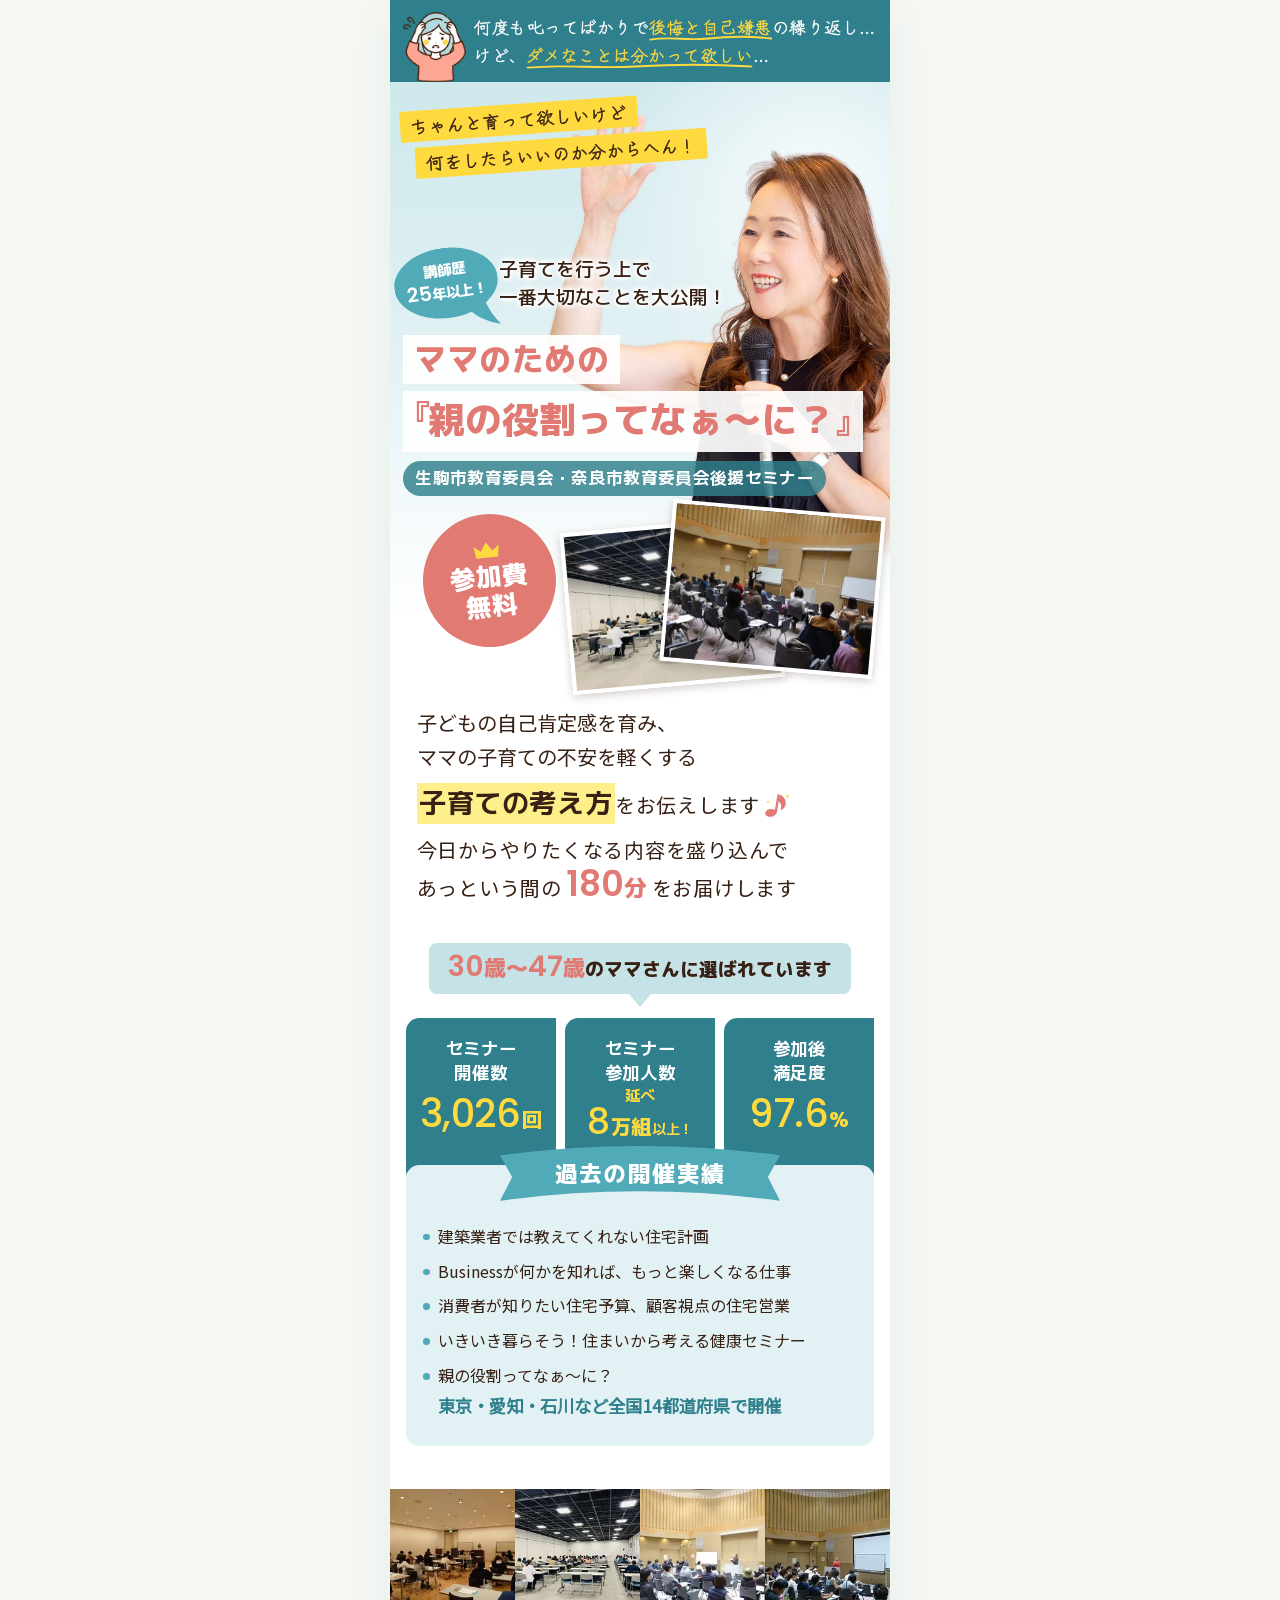
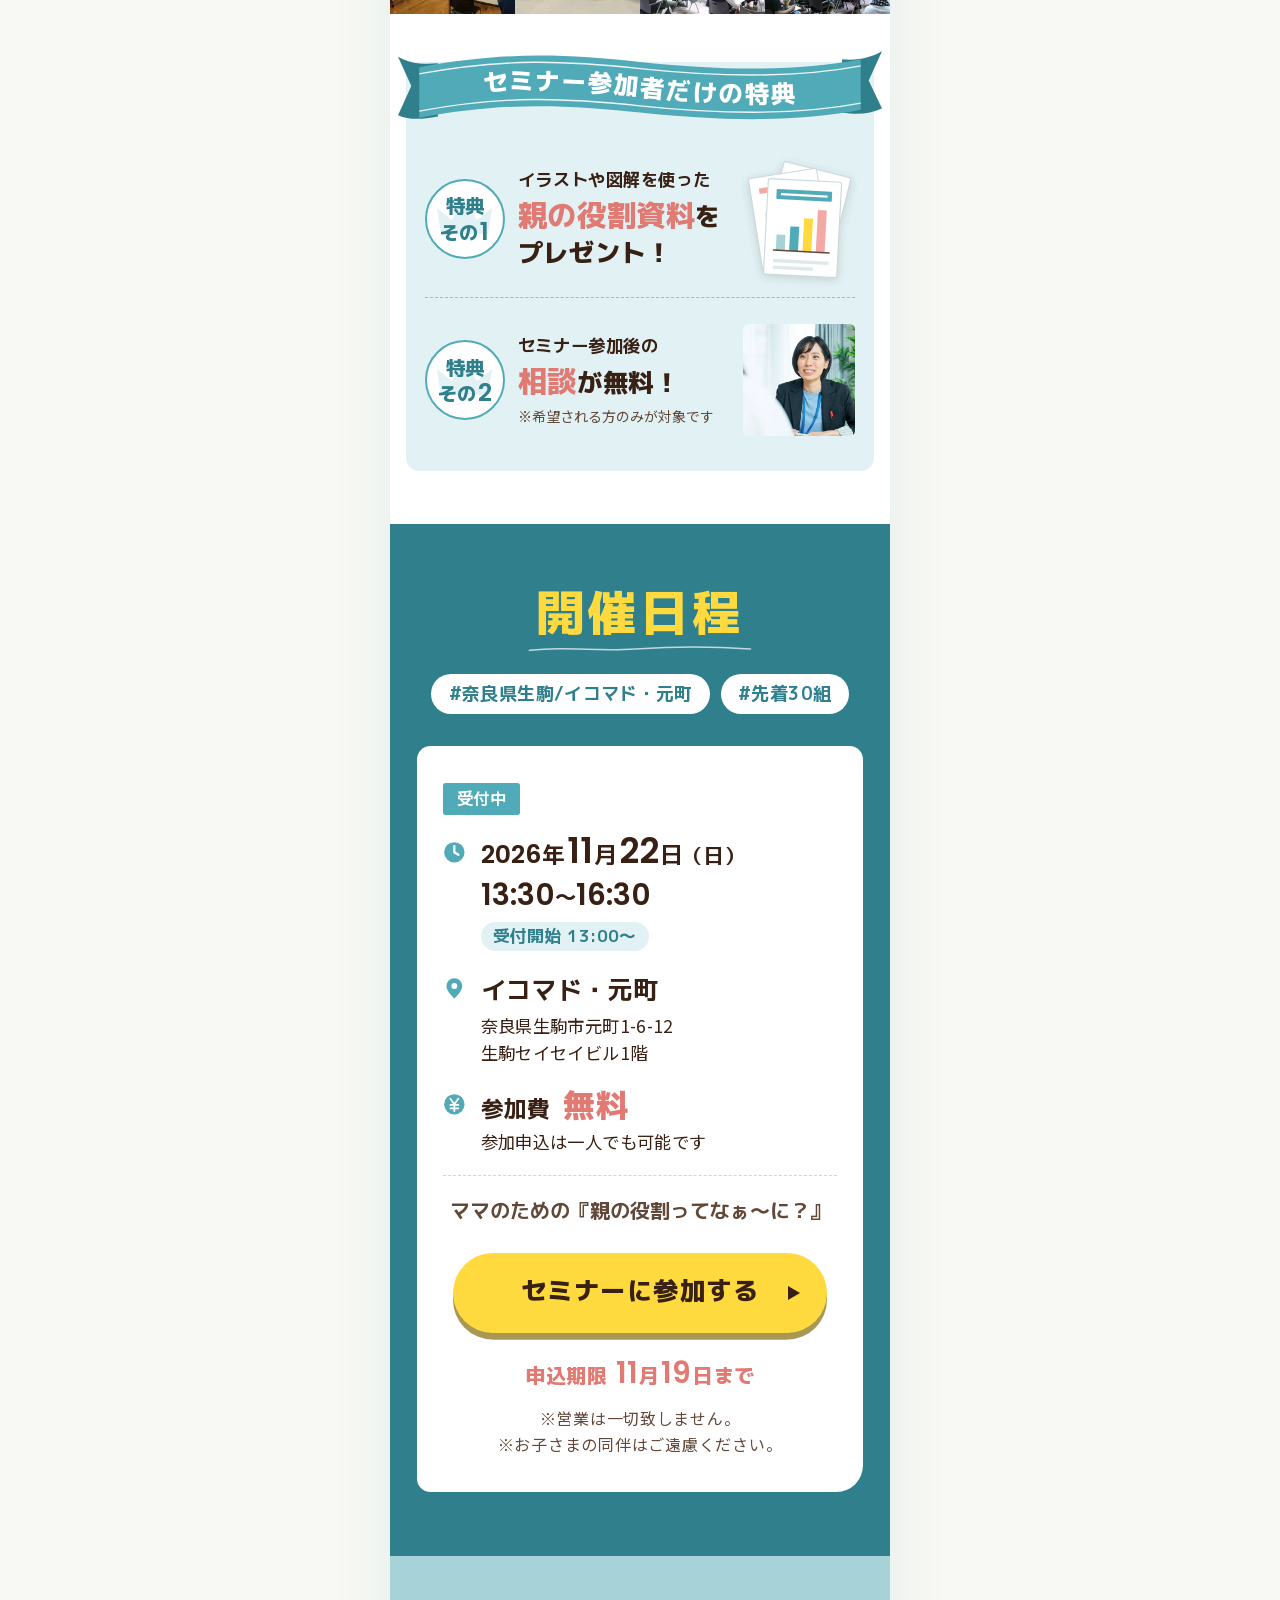
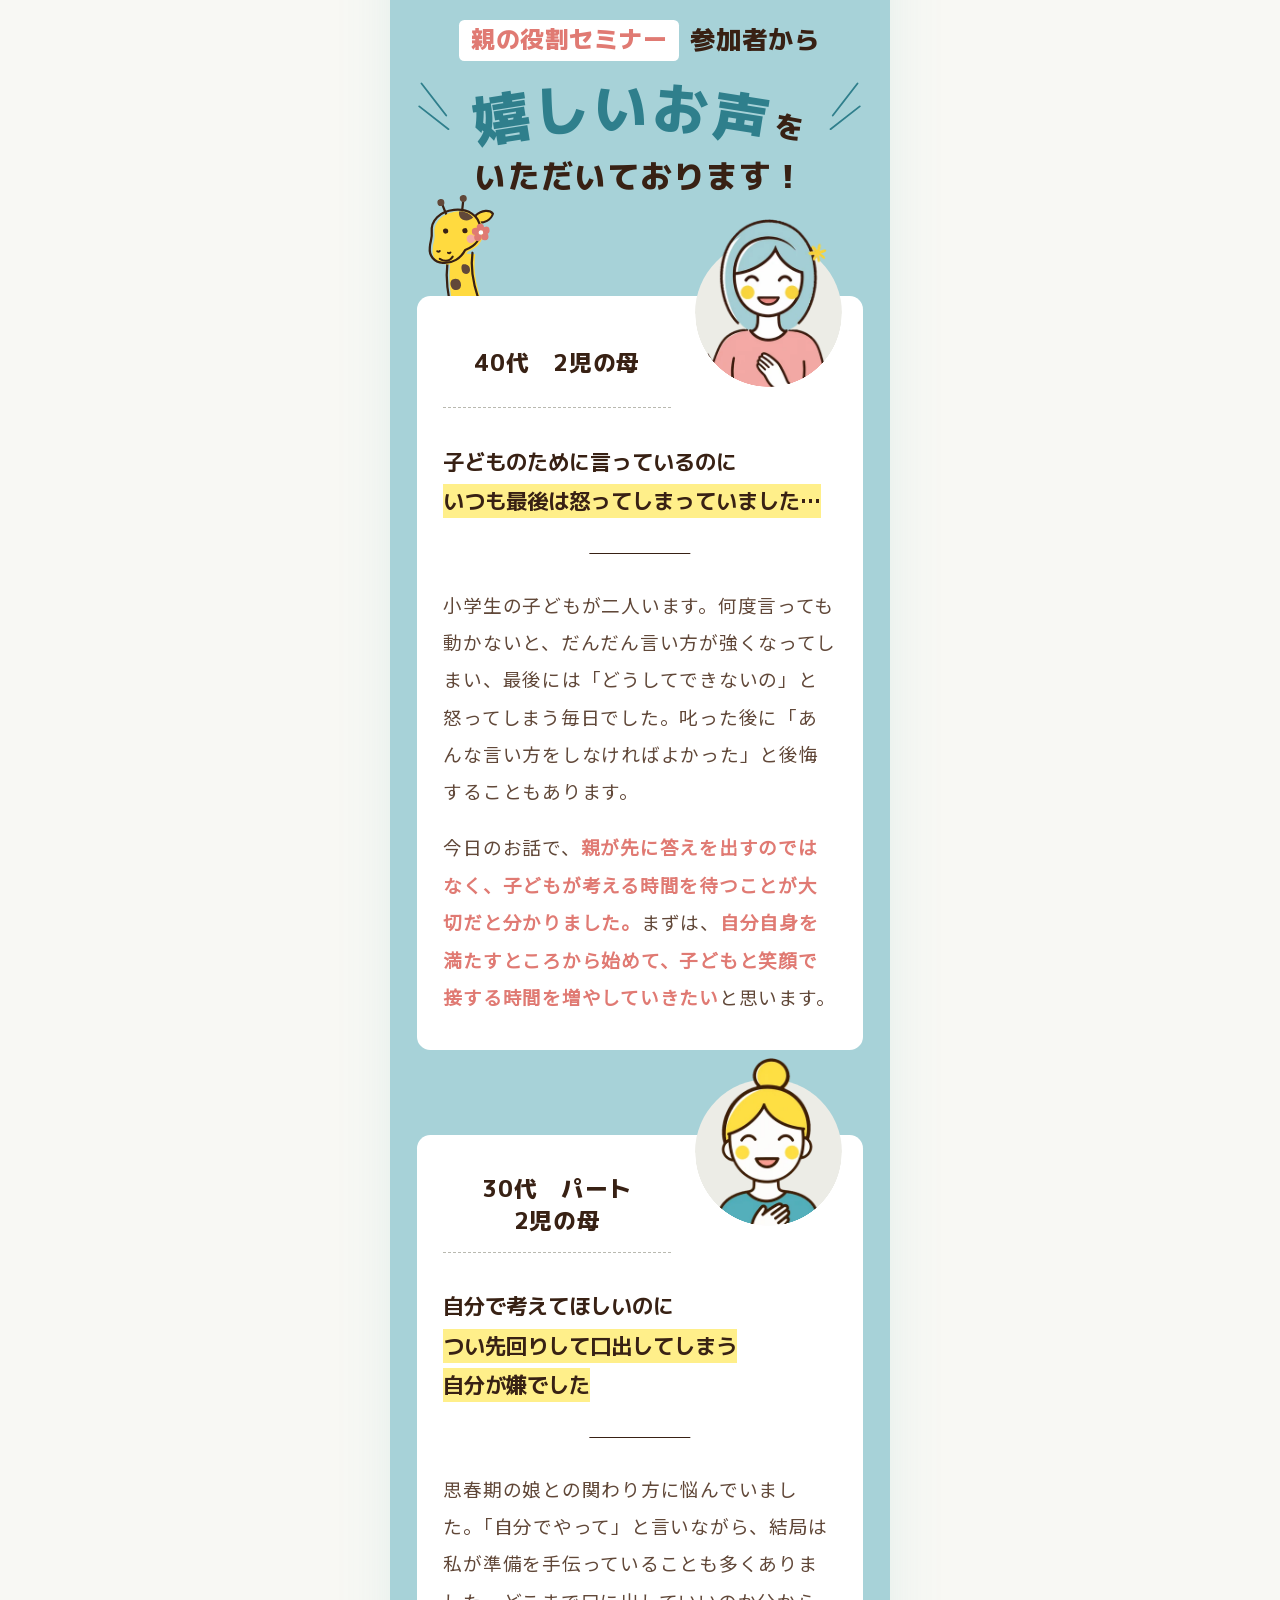
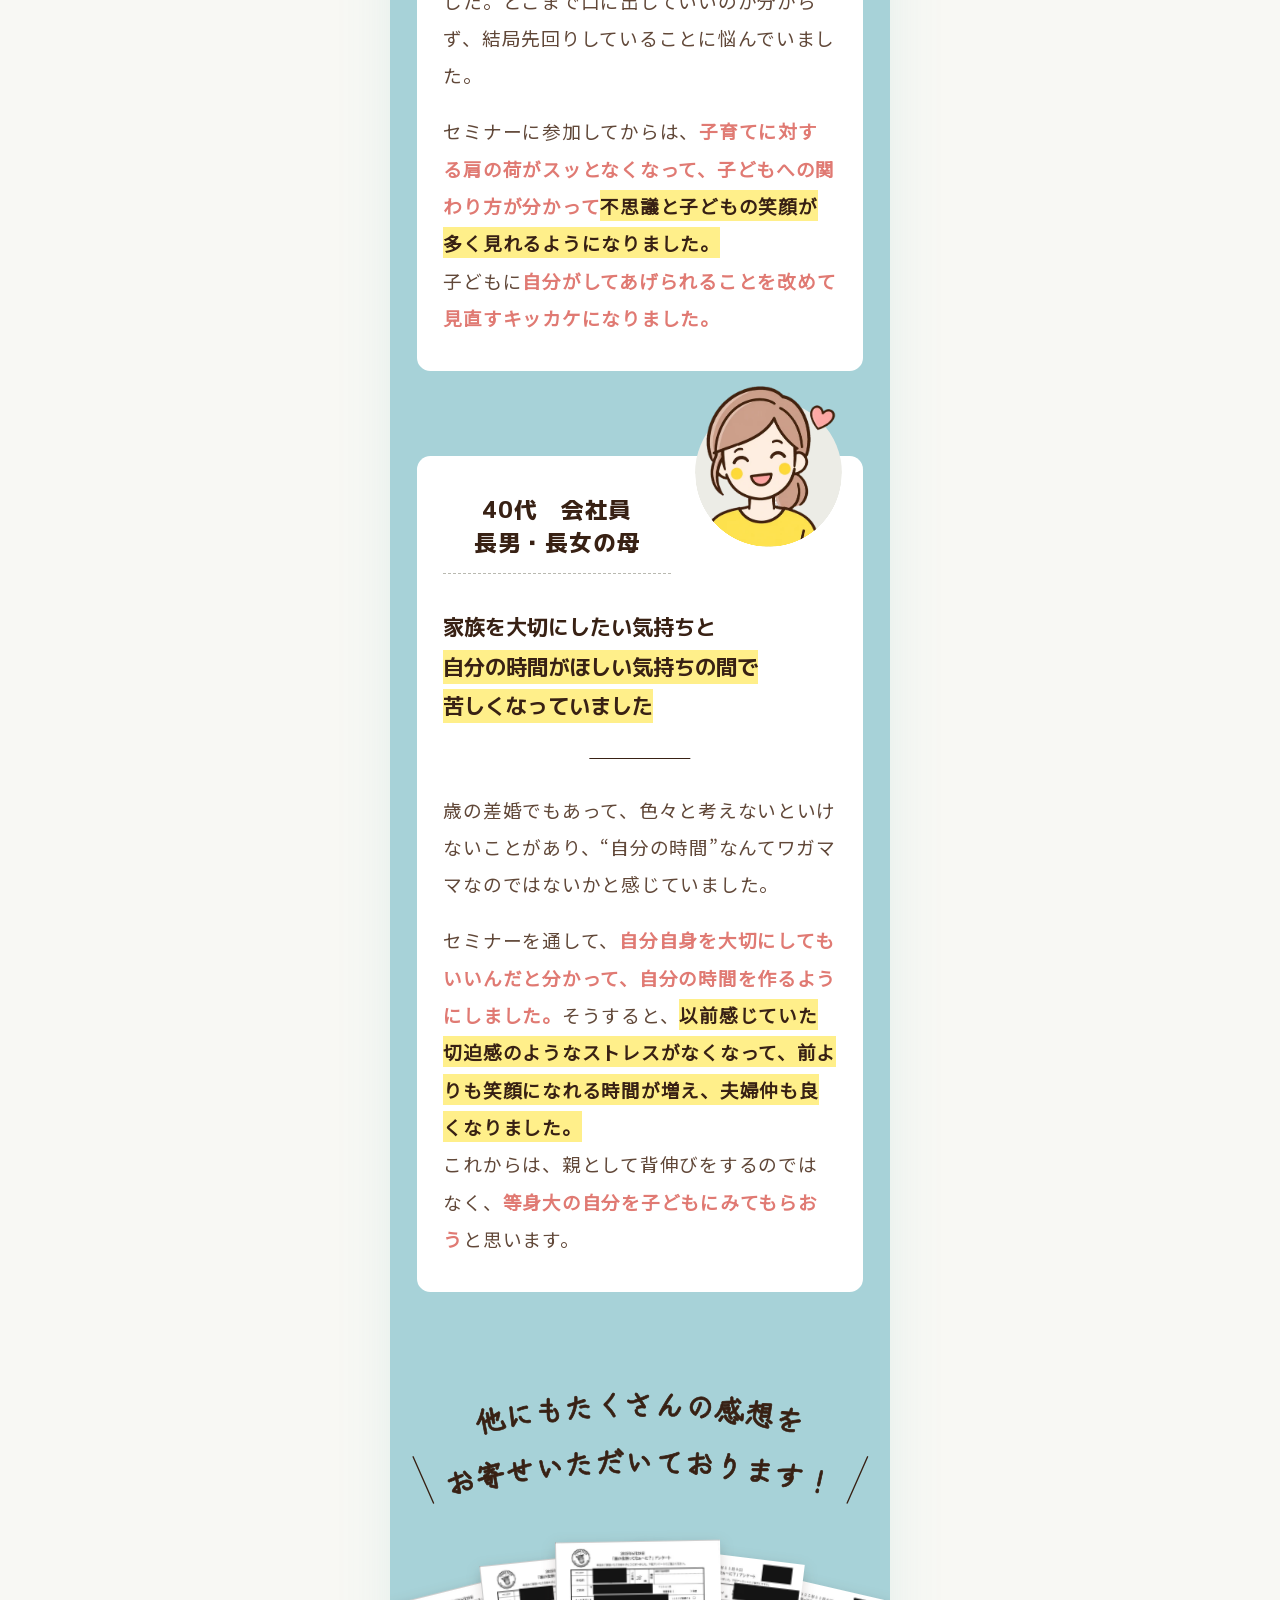
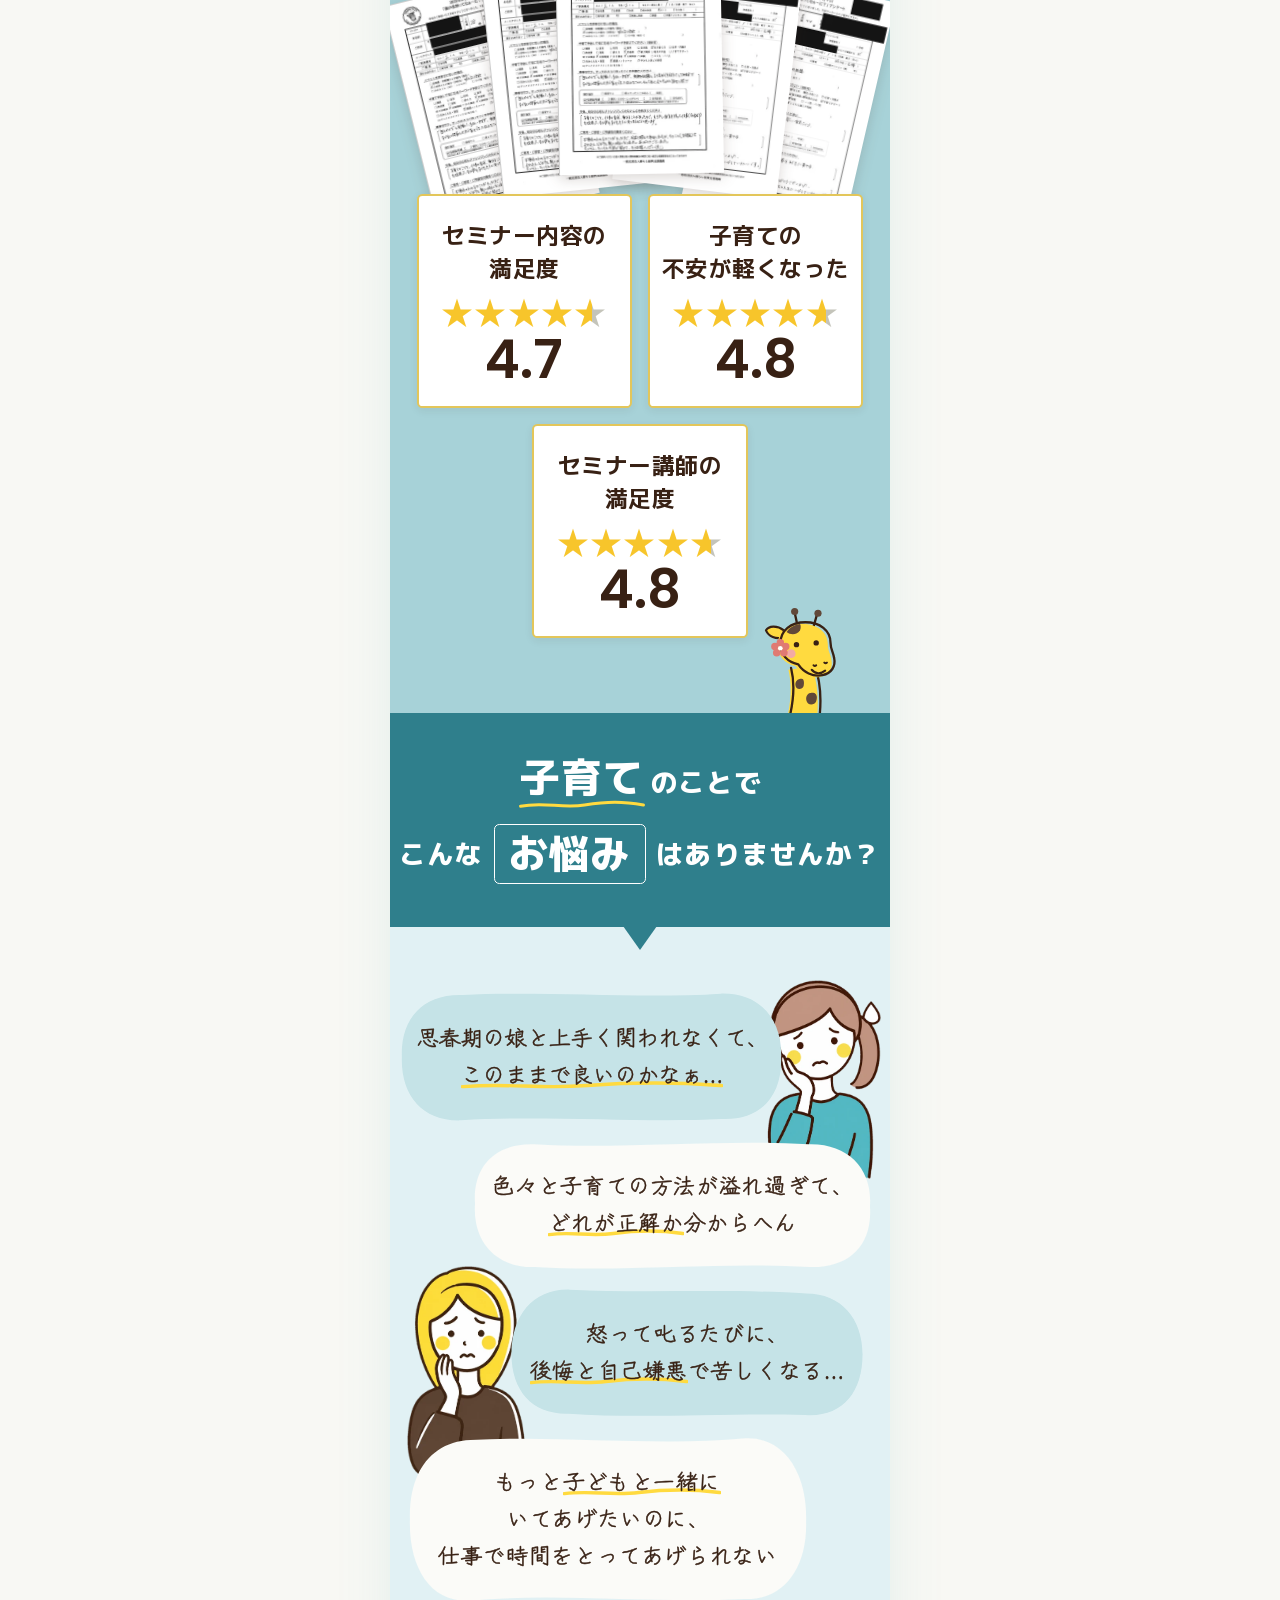
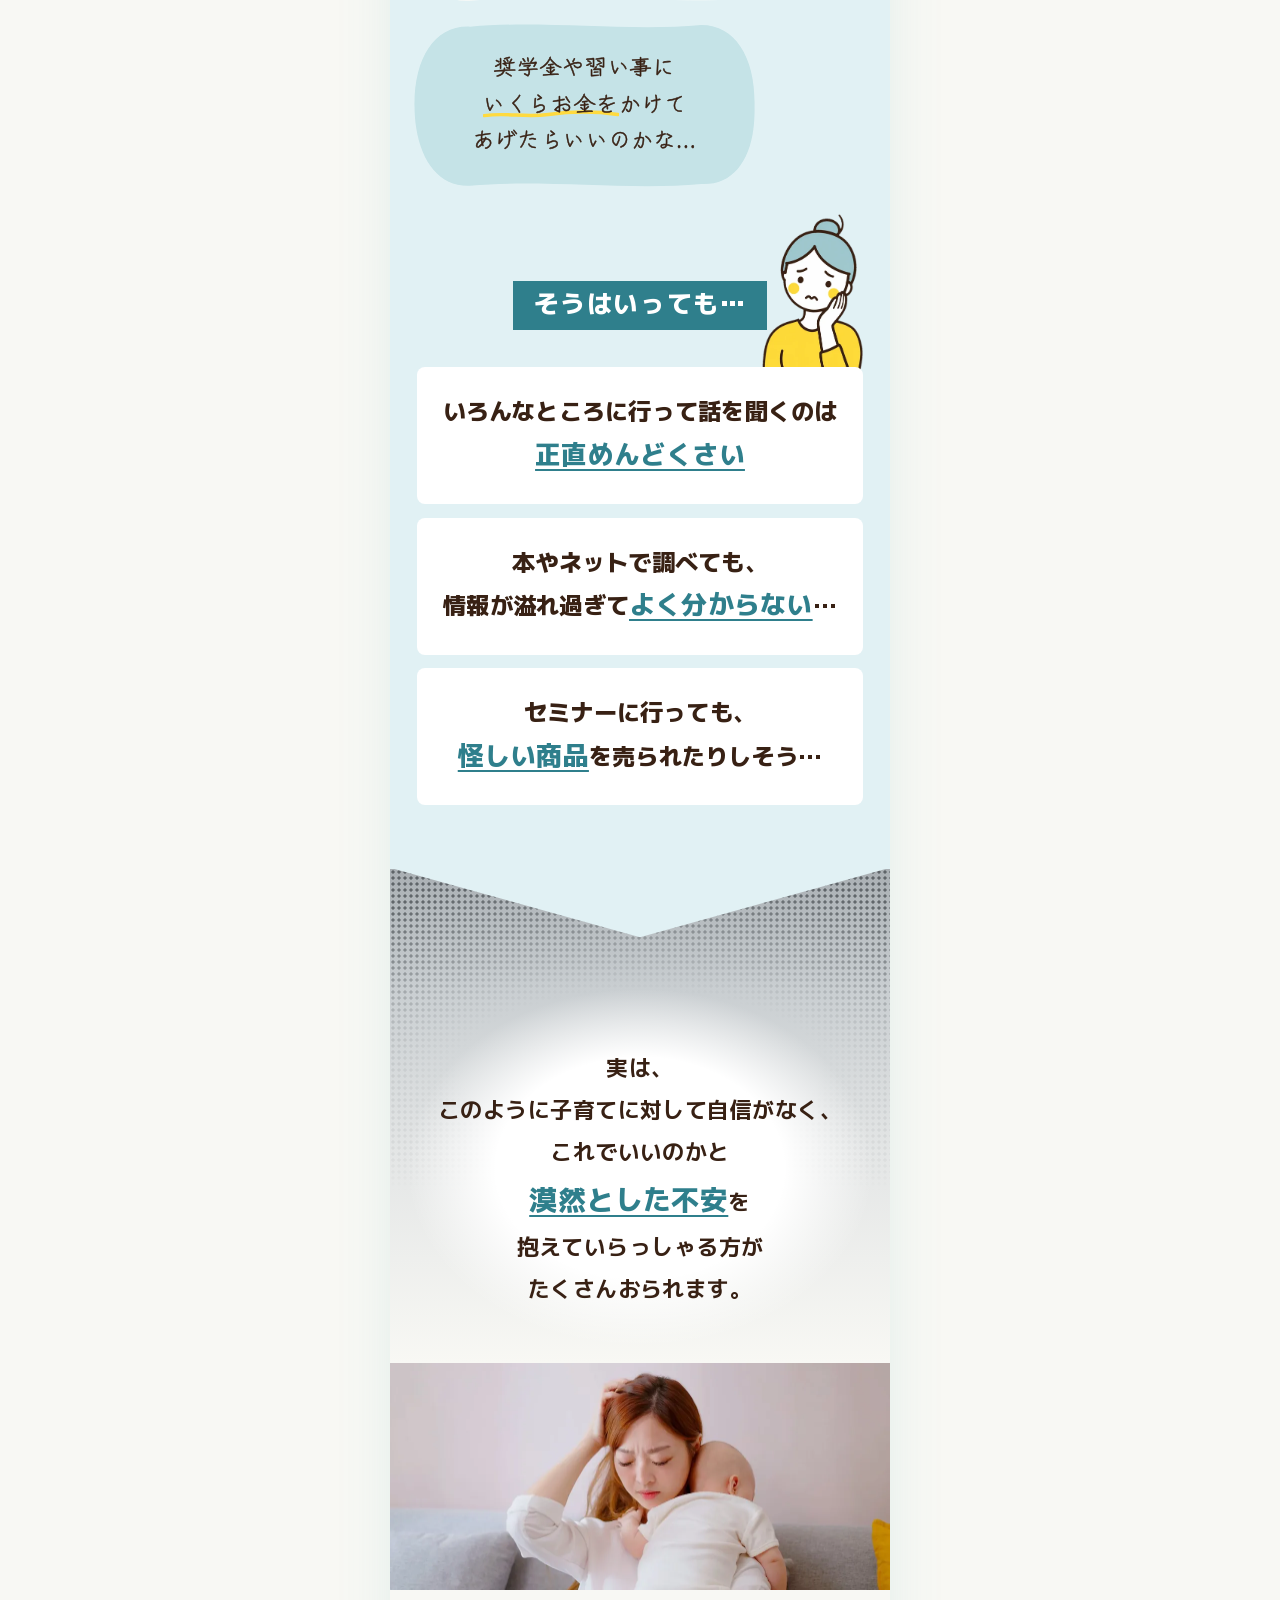
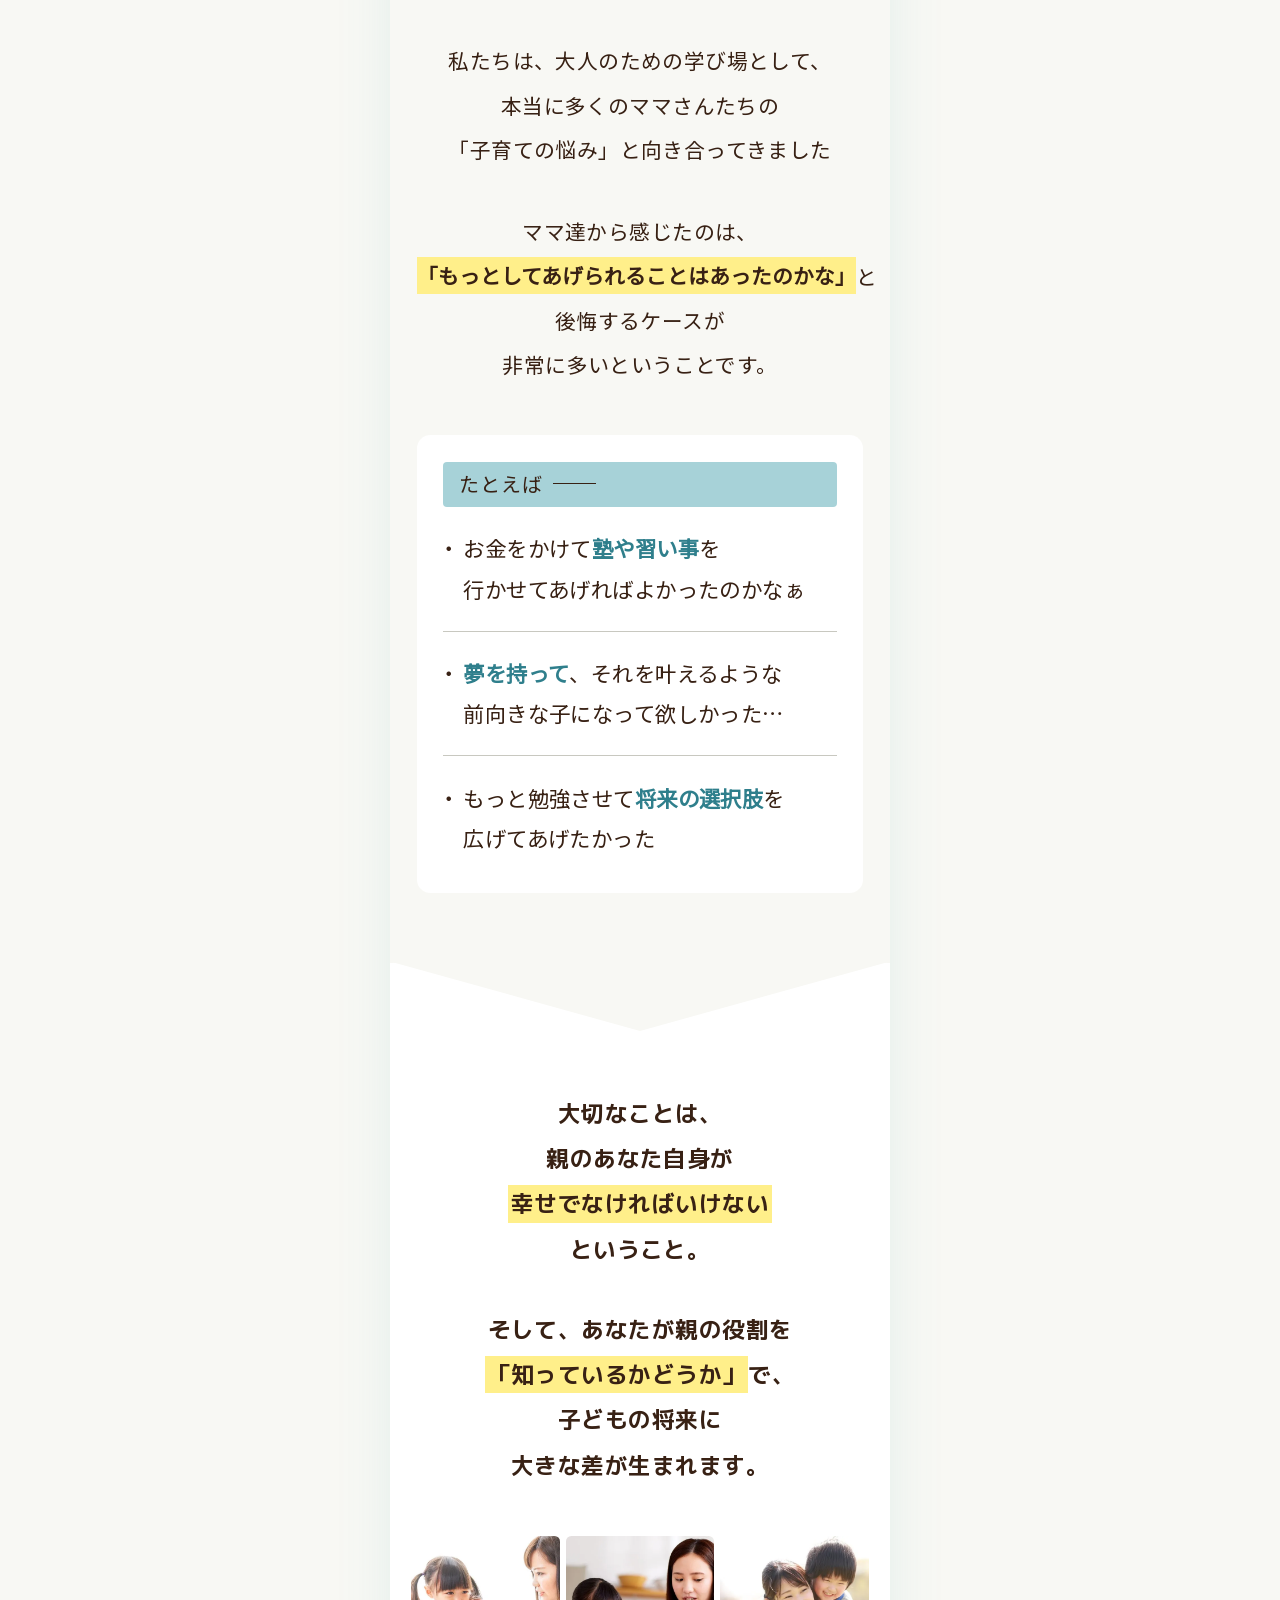
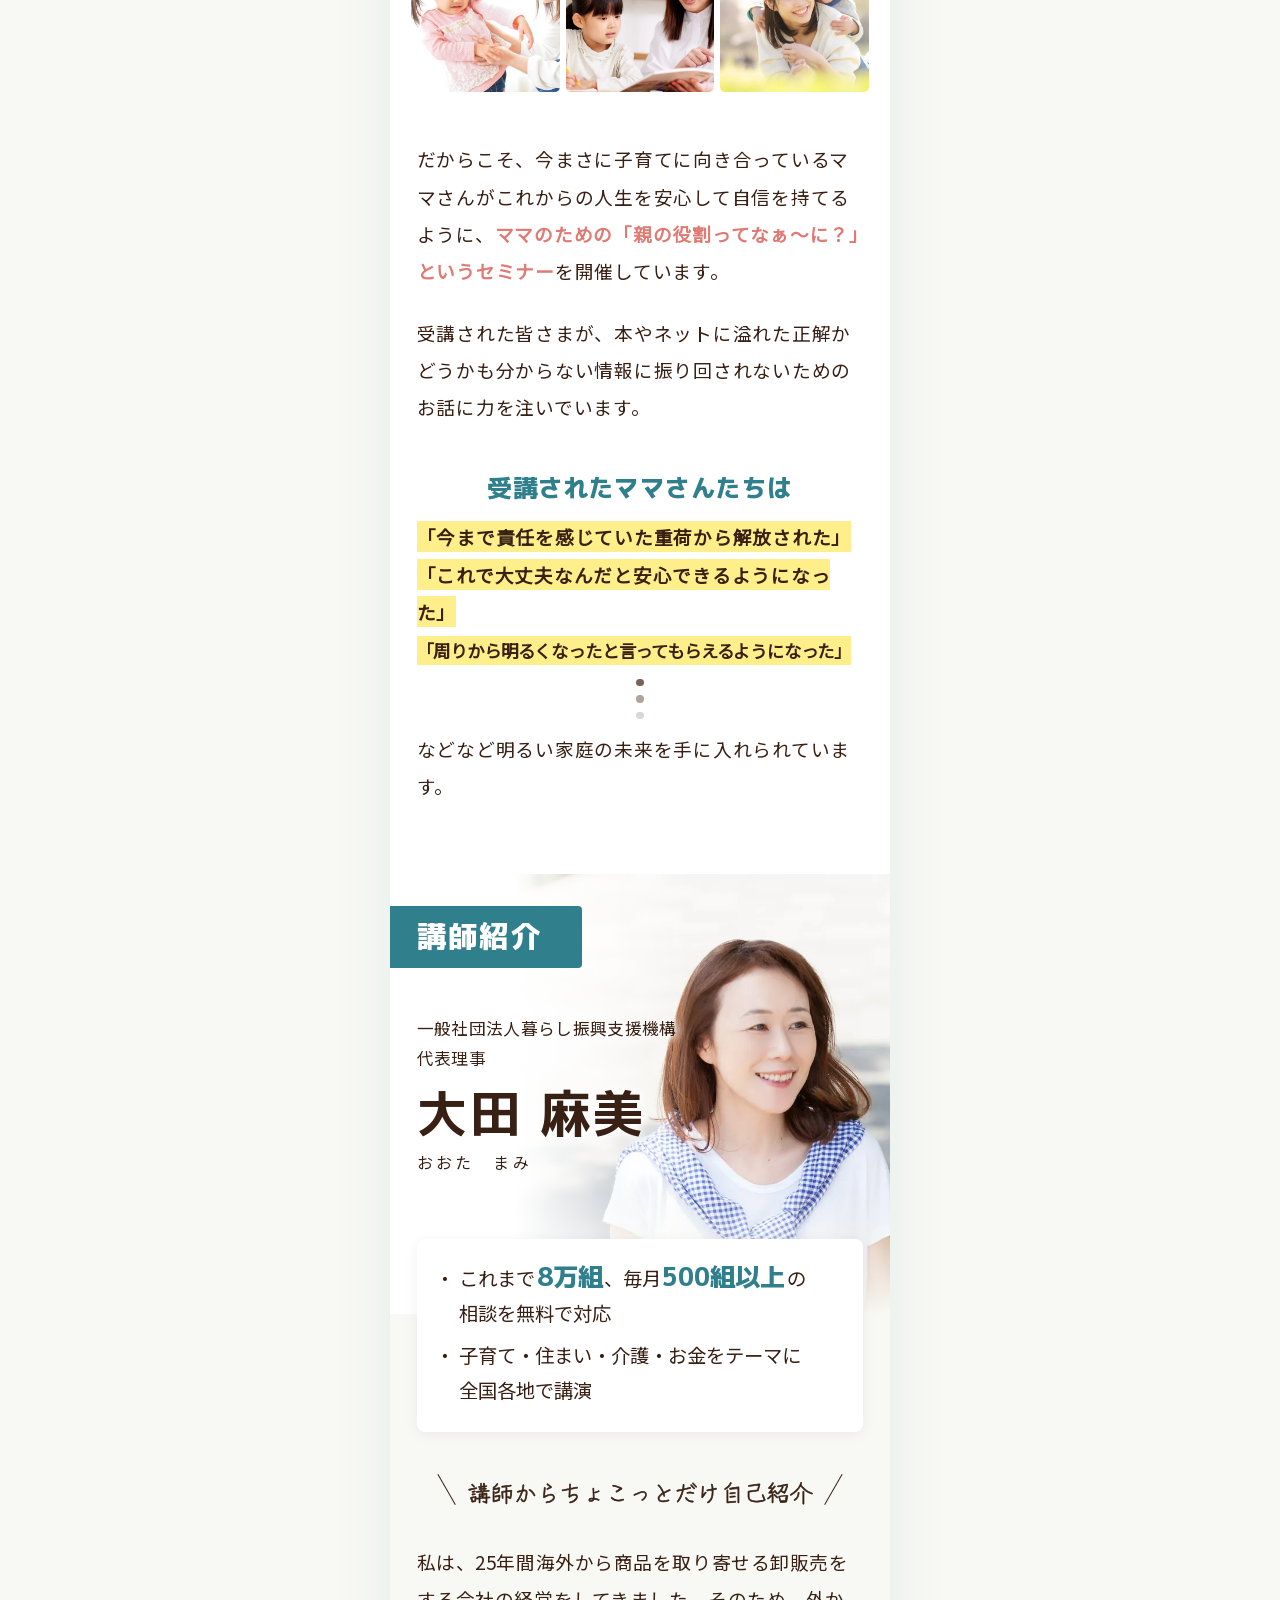
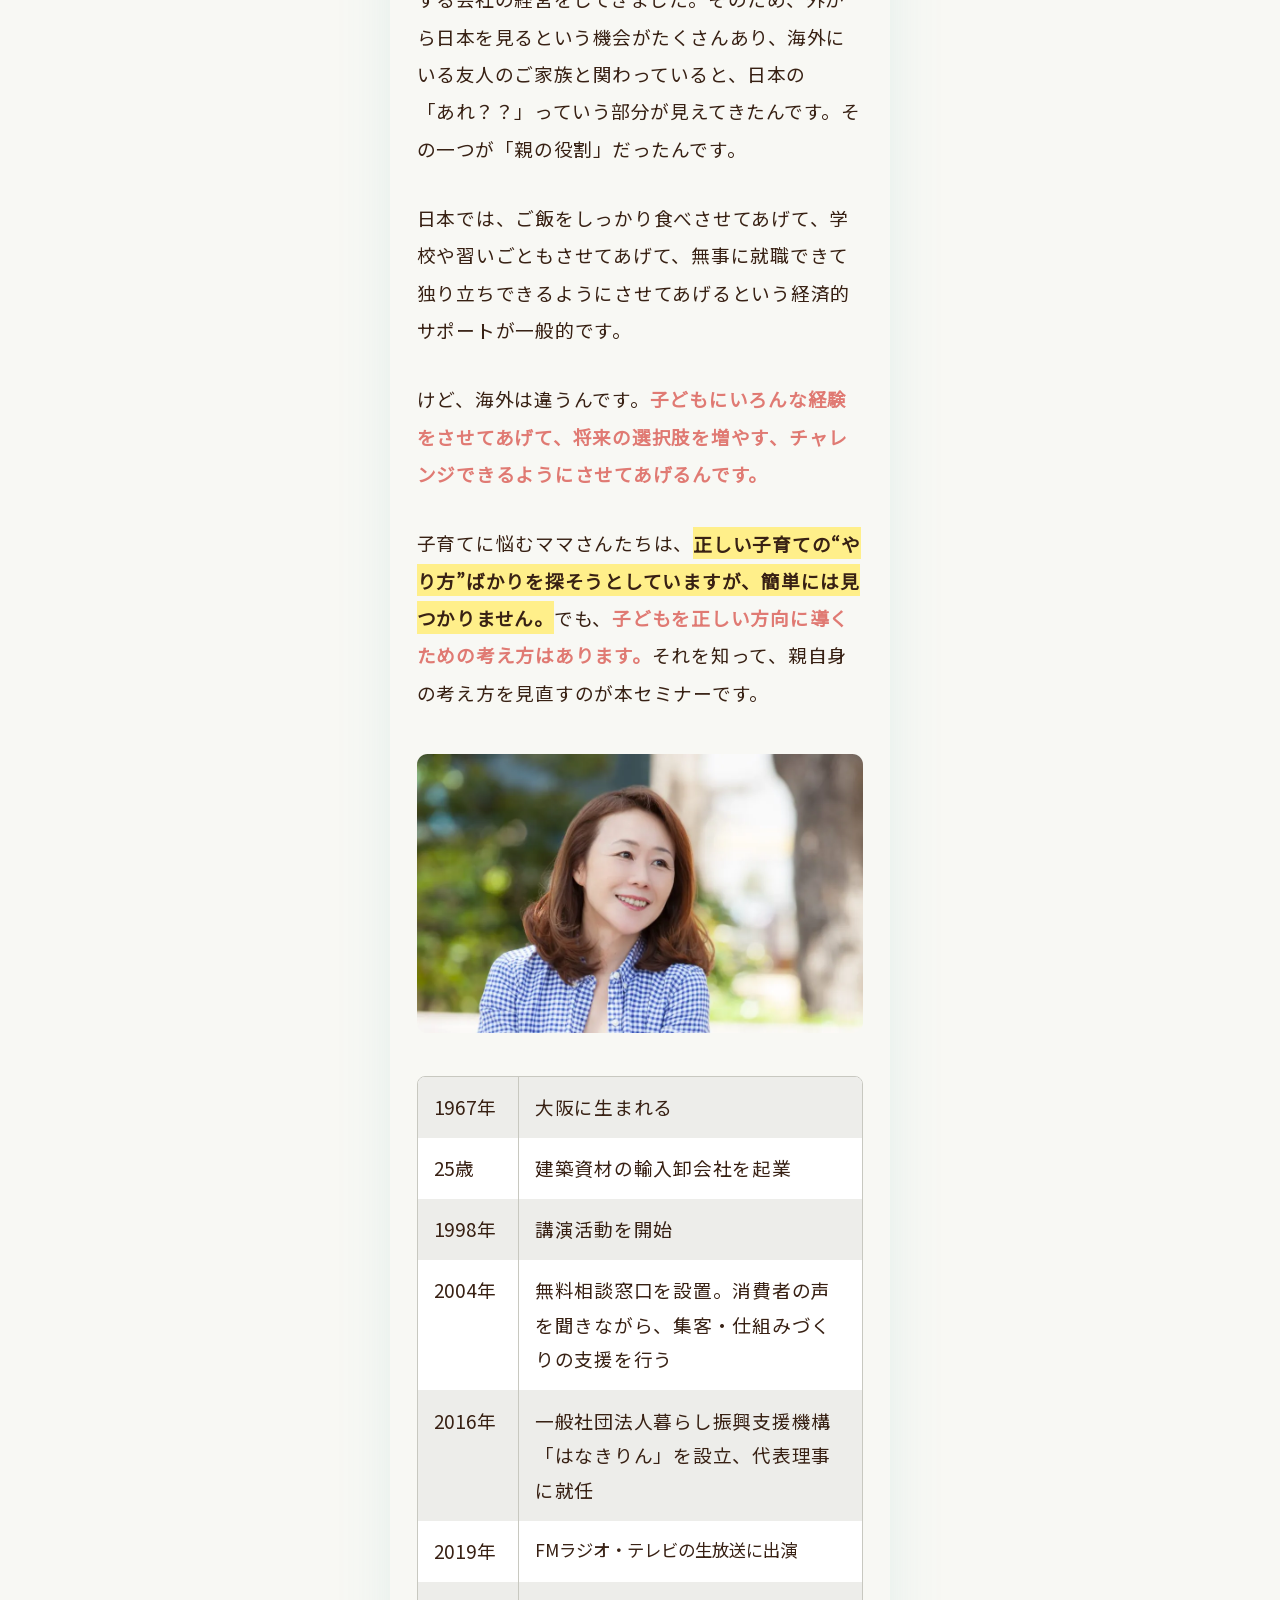
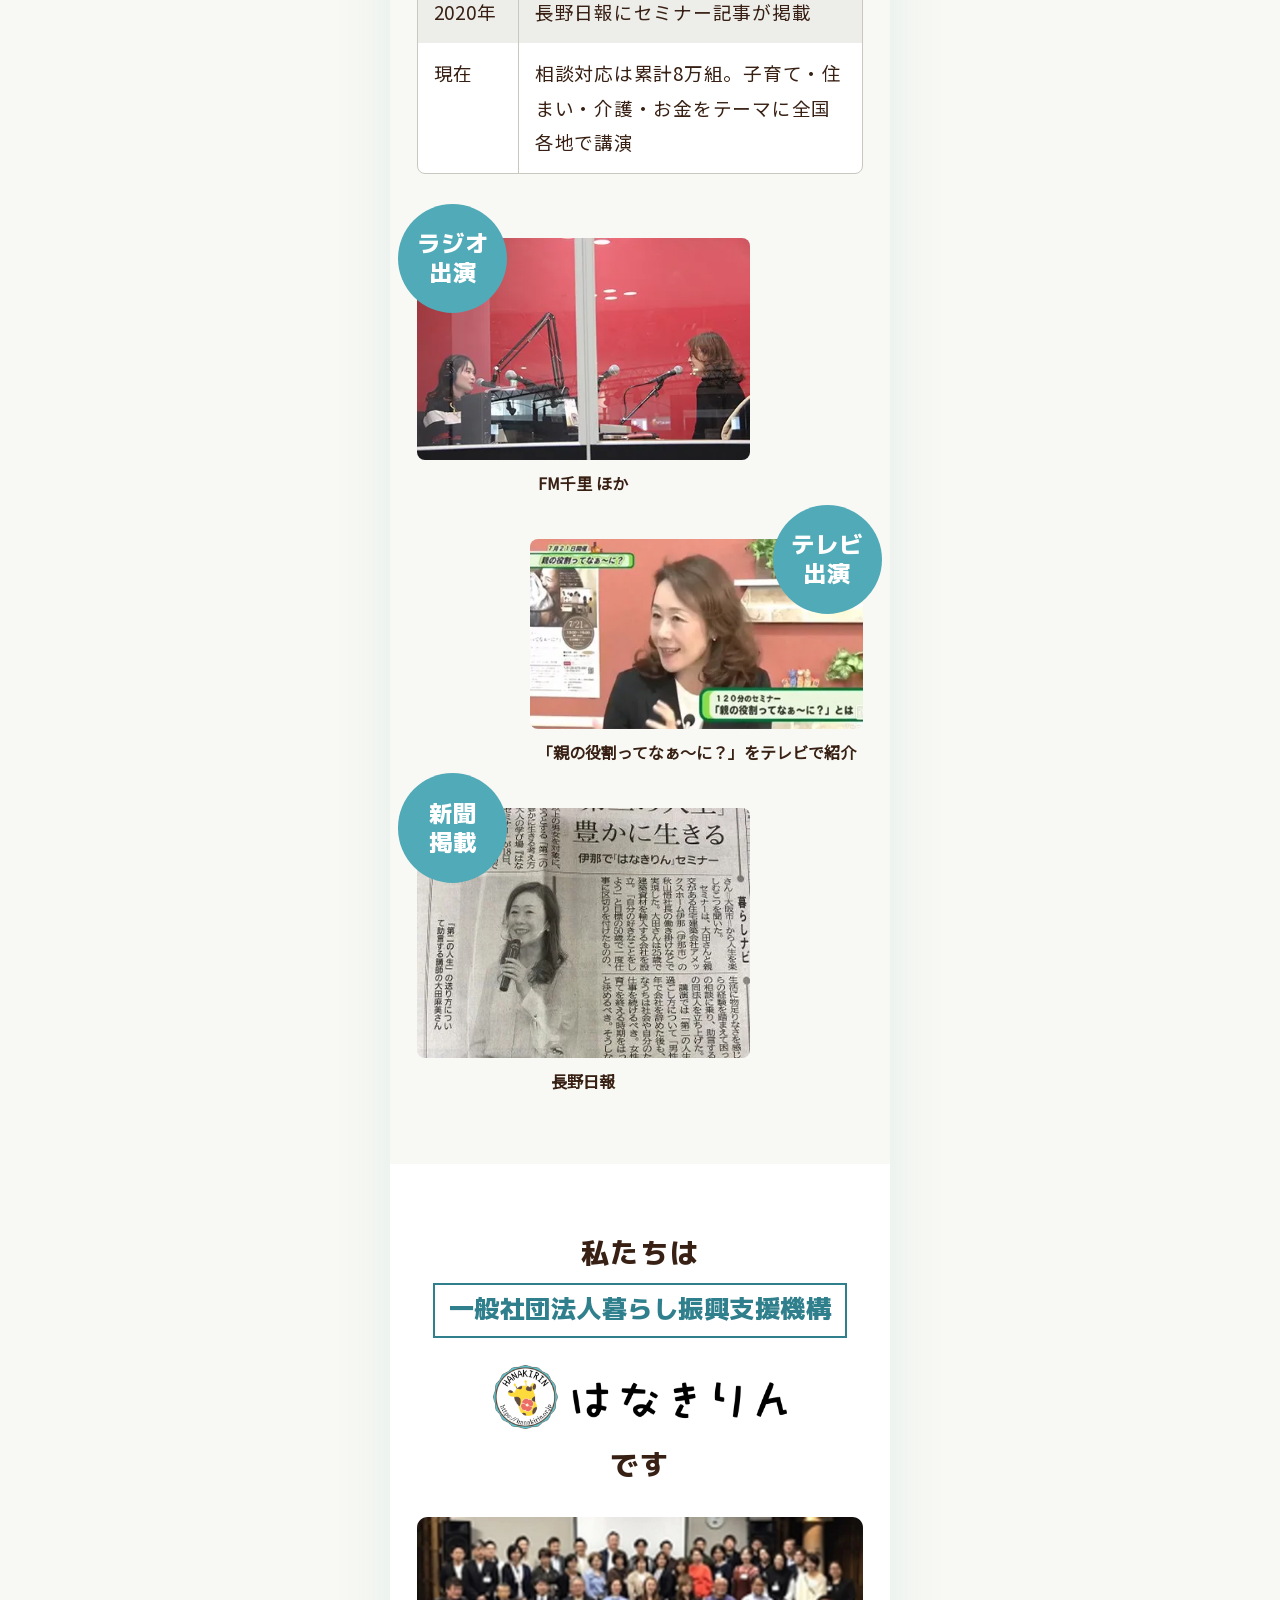
<file: index.html>
<!DOCTYPE html>
<html lang="ja">
<head>
<meta charset="UTF-8">
<meta name="viewport" content="width=device-width, initial-scale=1">
<meta name="facebook-domain-verification" content="hcy9hndwq1w8a8iqpe50zo93vfr3x8">
<meta name="robots" content="noindex, nofollow">
<title>ママのための『親の役割ってなぁ〜に？』「これじゃあかんかな…」が「これでええねん！」に変わる子育ての考え方｜はなきりん</title>
<meta name="description" content="講師歴25年以上。参加費無料。子育てを行う上で一番大切なことを大公開。ママのための『親の役割ってなぁ〜に？』「これじゃあかんかな…」が「これでええねん！」に変わる子育ての考え方。">
<link rel="icon" type="image/png" href="images/favicon.png">
<link rel="apple-touch-icon" href="images/apple-touch-icon.png">
<link rel="preload" as="font" type="font/woff2" href="fonts/mplus1p-800.woff2" crossorigin>
<link rel="preload" as="font" type="font/woff2" href="fonts/mplus1p-700.woff2" crossorigin>
<link rel="preload" as="image" href="images/fv-teacher2.webp" fetchpriority="high">
<link rel="preconnect" href="https://connect.facebook.net" crossorigin>
<link rel="stylesheet" href="css/style.css?v=202610171330">
<!-- Meta Pixel Code -->
<script>
/* ローカル確認（localhost・ファイル直開き）では計測を送らない */
if(/^(localhost|127\.0\.0\.1|\[::1\])?$/.test(location.hostname)||/\.(localhost|test)$/.test(location.hostname)){window.fbq=function(){};}
!function(f,b,e,v,n){if(f.fbq)return;n=f.fbq=function(){n.callMethod?
n.callMethod.apply(n,arguments):n.queue.push(arguments)};
if(!f._fbq)f._fbq=n;n.push=n;n.loaded=!0;n.version='2.0';n.queue=[];
function l(){var t=b.createElement(e);t.async=!0;t.src=v;var s=b.getElementsByTagName(e)[0];s.parentNode.insertBefore(t,s)}
/* 計測スクリプト本体はページ描画後に読み込む（イベントはキューに溜まり、読み込み後に送信される） */
if(b.readyState==='complete'){setTimeout(l,0)}else{f.addEventListener('load',function(){setTimeout(l,0)})}
}(window, document,'script','https://connect.facebook.net/en_US/fbevents.js');
fbq('init', '1076592091913767');
window.fbEid = function () { return Date.now().toString(36) + '-' + Math.random().toString(36).slice(2, 10); };
fbq('track', 'PageView', {}, { eventID: window.fbEid() });
</script>
<noscript><img decoding="async" height="1" width="1" style="display:none"
src="https://www.facebook.com/tr?id=1076592091913767&ev=PageView&noscript=1"
/></noscript>
<!-- End Meta Pixel Code -->
</head>
<body>
<div class="lp" id="top">

  <svg width="0" height="0" style="position:absolute" aria-hidden="true">
    <symbol id="giraffe" viewBox="0 0 110 120">
        <path d="M40 120c-2-22 0-40 6-56l26 4c-4 16-3 34 1 52z" fill="#ffda3f" transform="translate(3 2)"/>
        <path d="M40 120c-2-22 0-40 6-56M72 68c-4 16-3 34 1 52" fill="none" stroke="#382114" stroke-width="2.6" stroke-linecap="round"/>
        <path d="M46 96c6-2 10 2 9 8s-9 6-11 1 0-8 2-9zM60 80c5 0 8 3 7 8s-8 4-9 0 0-8 2-8z" fill="#614839"/>
        <path d="M47 22l-4-14M65 20l3-14" stroke="#382114" stroke-width="2.6" stroke-linecap="round"/>
        <circle cx="42" cy="7" r="4" fill="#614839"/><circle cx="68" cy="5" r="4" fill="#614839"/>
        <path d="M80 26c8-6 17-5 20 0-3 7-11 10-19 8z" fill="#ffda3f" stroke="#382114" stroke-width="2.4" stroke-linejoin="round"/>
        <path d="M28 40c0-14 12-23 28-23s28 9 28 24c0 12-8 20-20 23-6 9-16 14-27 12-10-2-15-10-13-19 1-7 4-10 4-17z" fill="#ffda3f" transform="translate(3 2)"/>
        <path d="M28 40c0-14 12-23 28-23s28 9 28 24c0 12-8 20-20 23-6 9-16 14-27 12-10-2-15-10-13-19 1-7 4-10 4-17z" fill="none" stroke="#382114" stroke-width="2.6" stroke-linejoin="round"/>
        <path d="M62 19c7 1 12 4 15 9-5 4-12 3-15-2-1-3-1-5 0-7z" fill="#614839"/>
        <circle cx="44" cy="40" r="3" fill="#382114"/><circle cx="66" cy="42" r="3" fill="#382114"/>
        <circle cx="72" cy="52" r="5" fill="#f3aaa5"/>
        <path d="M32 62c1 1 2 1 3 0M44 65c1 1 2 1 3 0" stroke="#382114" stroke-width="2.2" stroke-linecap="round"/>
        <path d="M34 71c5 4 11 4 15-1" fill="none" stroke="#382114" stroke-width="2.4" stroke-linecap="round"/>
        <g transform="translate(84 46)"><circle r="4.2" cx="0" cy="-6" fill="#e07a73"/><circle r="4.2" cx="6" cy="-2" fill="#e07a73"/><circle r="4.2" cx="4" cy="5" fill="#e07a73"/><circle r="4.2" cx="-4" cy="5" fill="#e07a73"/><circle r="4.2" cx="-6" cy="-2" fill="#e07a73"/><circle r="2.6" fill="#fff"/></g>
      </symbol>
    <symbol id="sheet" viewBox="0 0 140 190">
      <rect x="1" y="1" width="138" height="188" rx="2" fill="#fff" stroke="#d5dcdc"/>
      <rect x="12" y="12" width="78" height="9" rx="1" fill="#51aab7"/><rect x="96" y="14" width="32" height="5" fill="#dfe9eb"/>
      <rect x="12" y="30" width="60" height="4" fill="#c9d9dc"/>
      <g fill="none" stroke="#9fb9bd" stroke-width="1.4"><circle cx="18" cy="45" r="4"/><circle cx="40" cy="45" r="4"/><circle cx="62" cy="45" r="4"/><circle cx="84" cy="45" r="4"/></g>
      <circle cx="106" cy="45" r="4.6" fill="#e07a73"/><path d="M99 39c5-4 12-3 14 3s-2 11-8 11-9-5-8-10" fill="none" stroke="#e07a73" stroke-width="1.4"/>
      <rect x="12" y="60" width="72" height="4" fill="#c9d9dc"/>
      <g fill="none" stroke="#614839" stroke-width="1.3" stroke-linecap="round" opacity=".75">
        <path d="M14 76c4-5 6 4 10 0s5-5 9 0 6 3 10-1 7 4 11 0 6-4 10 1 8-3 12 0 7 3 11-1 8 2 12 0 7-2 10 1"/>
        <path d="M14 90c5-4 7 3 11-1s6-3 10 1 7-4 11 0 6 3 10-1 8 3 12 0 7-3 11 1 8-2 11 1"/>
        <path d="M14 104c4-4 8 3 12 0s6-4 10 0 8 3 12-1 7 3 11 0 7-3 10 1"/>
      </g>
      <rect x="12" y="120" width="54" height="4" fill="#c9d9dc"/>
      <g fill="none" stroke="#614839" stroke-width="1.3" stroke-linecap="round" opacity=".75">
        <path d="M14 136c4-5 7 4 11 0s6-4 10 0 7 3 11-1 7 4 11 0 7-3 11 1 7-3 11 0 8 3 12-1 7 2 10 0"/>
        <path d="M14 150c5-4 8 3 12-1s6-3 10 1 8-3 12 0 6 3 10-1 8 3 12 0"/>
      </g>
      <path d="M112 162c3-5 11-2 9 5-1 4-5 7-9 10-4-3-8-6-9-10-2-7 6-10 9-5z" fill="#f3aaa5"/>
    </symbol>
  </svg>

  <!-- ============ FV ============ -->
  <header class="fv-head">
    <img decoding="async" class="fv-head__illust" src="images/fv-head-mama-160.webp" width="160" height="178" alt="">
    <p class="fv-head__voice">
      何度も叱ってばかりで<em>後悔と自己嫌悪</em>の繰り返し…<br>
      けど、<em>ダメなことは分かって欲しい</em>…
    </p>
  </header>

  <section class="fv">
    <div class="fv-main">
      <img decoding="async" class="fv-teacher" src="images/fv-teacher2.webp" width="900" height="876" alt="講師 大田麻美" fetchpriority="high">

      <p class="fv-telop">
        <span>ちゃんと育って欲しいけど</span>
        <span>何をしたらいいのか分からへん！</span>
      </p>

      <div class="fv-authority">
        <p class="fv-authority__bubble">講師歴<br><b>25</b>年以上！</p>
        <p class="fv-authority__text">子育てを行う上で<br>一番大切なことを大公開！</p>
      </div>

      <h1 class="fv-title">
        <span class="fv-title__pre">ママのための</span>
        <span class="fv-title__main"><i>『</i>親の役割ってなぁ〜に？<i>』</i></span>
        <span class="fv-title__sub">生駒市教育委員会・奈良市教育委員会後援セミナー</span>
      </h1>


    </div>

    <div class="fv-lead">
      <div class="fv-photos">
        <img decoding="async" src="images/fv-seminar3-480.webp" width="480" height="360" alt="">
        <img decoding="async" src="images/fv-seminar2-480.webp" width="480" height="360" alt="">
        <p class="fv-free"><svg viewBox="0 0 60 40" aria-hidden="true"><path d="M6 36 2 10l15 12L30 3l13 19 15-12-4 26z"/></svg>参加費<br>無料</p>
      </div>
      <p class="fv-lead__intro">子どもの自己肯定感を育み、<br>ママの子育ての不安を軽くする</p>
      <p class="fv-lead__last"><span class="marker">子育ての考え方</span>をお伝えします<svg class="fv-note" viewBox="0 0 26 30" aria-hidden="true"><ellipse cx="8.2" cy="23.4" rx="5.6" ry="4" transform="rotate(-20 8.2 23.4)"/><rect x="11.9" y="3.2" width="2.4" height="20.6" rx="1.2"/><path d="M14.3 3.2c4.6 1.5 7.6 4.6 7.6 9.1 0 2.5-1.1 4.5-2.9 6-.6.5-1.4 0-1.2-.7.6-3.3-.8-5.7-3.5-7.2z"/><circle class="fv-note__spark" cx="22.4" cy="3.6" r="1.4"/><circle class="fv-note__spark" cx="3.6" cy="12.8" r="1.1"/></svg></p>
      <p class="fv-lead__last">今日からやりたくなる内容を盛り込んで<br>あっという間の<strong><b>180</b>分</strong>をお届けします</p>
    </div>

    <p class="fv-chosen"><em><b>30</b>歳〜<b>47</b>歳</em>のママさんに選ばれています</p>

    <ul class="fv-stats">
      <li>
        <span class="fv-stats__label">セミナー<br>開催数</span>
        <span class="fv-stats__num"><b>3,026</b>回</span>
      </li>
      <li>
        <span class="fv-stats__label">セミナー<br>参加人数</span>
        <span class="fv-stats__num fv-stats__num--stack"><small>延べ</small><b>8</b>万組<small>以上！</small></span>
      </li>
      <li>
        <span class="fv-stats__label">参加後<br>満足度</span>
        <span class="fv-stats__num"><b>97.6</b>%</span>
      </li>
    </ul>

    <div class="fv-record">
      <h2 class="fv-record__ribbon">
        <svg viewBox="0 0 300 62" preserveAspectRatio="none" aria-hidden="true"><path d="M0 12Q150-8 300 12l-13 23 13 25Q150 40 0 60l13-25z"/></svg>
        <span>過去の開催実績</span>
      </h2>
      <ul class="fv-record__list">
        <li>建築業者では教えてくれない住宅計画</li>
        <li>Businessが何かを知れば、もっと楽しくなる仕事</li>
        <li>消費者が知りたい住宅予算、顧客視点の住宅営業</li>
        <li>いきいき暮らそう！住まいから考える健康セミナー</li>
        <li>親の役割ってなぁ〜に？
          <span class="fv-record__places">東京・愛知・石川など全国14都道府県で開催</span>
        </li>
      </ul>
    </div>
  </section>
  <!-- ============ /FV ============ -->

  <!-- ============ 写真帯 ============ -->
  <div class="strip" aria-hidden="true">
    <img decoding="async" src="images/strip1-280.webp" width="280" height="210" alt="" loading="lazy">
    <img decoding="async" src="images/strip2-280.webp" width="280" height="210" alt="" loading="lazy">
    <img decoding="async" src="images/strip3-280.webp" width="280" height="210" alt="" loading="lazy">
    <img decoding="async" src="images/strip4-280.webp" width="280" height="210" alt="" loading="lazy">
  </div>

  <!-- ============ 特典 ============ -->
  <section class="benefit">
    <div class="benefit__box">
      <h2 class="benefit__ribbon">
        <svg viewBox="0 0 364 64" role="img" aria-label="セミナー参加者だけの特典">
          <path class="tail" d="M0 8c9 5 18 6 30 5v40C18 55 9 56 0 52l10-22zM364 4c-9 5-18 7-30 6v40c12 2 21 1 30-3l-10-21z"/>
          <path class="band" d="M16 16C80 4 125 6 182 12s114 8 166-2v38c-52 10-109 8-166 2S80 42 16 54z"/>
          <path class="stitch" d="M16 21C80 9 125 11 182 17s114 8 166-2M16 49c64-12 109-10 166-4s114 8 166-2"/>
          <path id="benefit-wave" d="M16 35C80 23 125 25 182 31s114 8 166-2" fill="none"/>
          <text class="label" dy=".36em"><textPath href="#benefit-wave" startOffset="50%" text-anchor="middle">セミナー参加者だけの特典</textPath></text>
        </svg>
      </h2>

      <div class="benefit__item">
        <p class="benefit__badge"><span>特典<br>その<b>1</b></span></p>
        <p class="benefit__text">
          <small>イラストや図解を使った</small>
          <em>親の役割資料</em>を<br>プレゼント！
        </p>
        <svg class="benefit__img benefit__img--doc" viewBox="0 0 120 110" aria-hidden="true">
          <g transform="rotate(14 60 55)"><rect x="34" y="8" width="62" height="84" rx="2" fill="#fff" stroke="#c9d9dc"/><rect x="42" y="18" width="30" height="5" fill="#a7d2d8"/><rect x="42" y="30" width="46" height="3" fill="#dfe9eb"/><rect x="42" y="38" width="46" height="3" fill="#dfe9eb"/></g>
          <g transform="rotate(-9 60 55)"><rect x="20" y="12" width="62" height="84" rx="2" fill="#fff" stroke="#c9d9dc"/><rect x="28" y="22" width="34" height="5" fill="#f3aaa5"/><circle cx="40" cy="48" r="10" fill="#ffda3f"/><rect x="56" y="40" width="20" height="3" fill="#dfe9eb"/><rect x="56" y="48" width="20" height="3" fill="#dfe9eb"/><rect x="56" y="56" width="14" height="3" fill="#dfe9eb"/><rect x="28" y="70" width="46" height="3" fill="#dfe9eb"/><rect x="28" y="78" width="38" height="3" fill="#dfe9eb"/></g>
          <g transform="rotate(3 60 55)"><rect x="30" y="20" width="66" height="86" rx="2" fill="#fff" stroke="#c9d9dc"/><rect x="38" y="29" width="50" height="9" rx="1" fill="#51aab7"/><rect x="42" y="32.5" width="42" height="2" fill="#fff"/>
            <rect x="40" y="70" width="8" height="14" fill="#a7d2d8"/><rect x="52" y="62" width="8" height="22" fill="#51aab7"/><rect x="64" y="54" width="8" height="30" fill="#ffda3f"/><rect x="76" y="46" width="8" height="38" fill="#f3aaa5"/>
            <path d="M38 84h50" stroke="#614839" stroke-width="1.4" stroke-linecap="round"/><rect x="38" y="92" width="50" height="3" fill="#dfe9eb"/><rect x="38" y="98" width="36" height="3" fill="#dfe9eb"/></g>
        </svg>
      </div>

      <div class="benefit__item">
        <p class="benefit__badge"><span>特典<br>その<b>2</b></span></p>
        <p class="benefit__text">
          <small>セミナー参加後の</small>
          <em>相談</em>が無料！
          <span class="benefit__note">※希望される方のみが対象です</span>
        </p>
        <img decoding="async" class="benefit__img" src="images/benefit-consult2.webp" width="400" height="400" alt="相談の様子" loading="lazy">
      </div>
    </div>
  </section>

  <!-- ============ 開催日程（オファー） ============ -->
  <section class="schedule" id="schedule">
    <h2 class="schedule__title">開催日程</h2>
    <ul class="schedule__tags">
      <li>#奈良県生駒/イコマド・元町</li>
      <li>#先着30組</li>
    </ul>

    <article class="schedule-card">
      <p class="schedule-card__status">受付中</p>
      <dl class="schedule-card__info">
        <dt><svg viewBox="0 0 20 20" aria-hidden="true"><circle cx="10" cy="10" r="9"/><path d="M10 4.5V10l3.6 2.2" fill="none" stroke="#fff" stroke-width="2" stroke-linecap="round"/></svg><span class="sr">開催日時</span></dt>
        <dd>
          <span class="schedule-card__date"><b>2026</b>年<b>11</b>月<b>22</b>日<small>（日）</small></span>
          <span class="schedule-card__time"><b>13:30</b>〜<b>16:30</b></span>
          <span class="schedule-card__open">受付開始 13:00〜</span>
        </dd>
        <dt><svg viewBox="0 0 20 20" aria-hidden="true"><path d="M10 1a7 7 0 0 0-7 7c0 5 7 11 7 11s7-6 7-11a7 7 0 0 0-7-7z"/><circle cx="10" cy="8" r="2.6" fill="#fff"/></svg><span class="sr">会場</span></dt>
        <dd><span class="schedule-card__place">イコマド・元町</span><span class="schedule-card__addr">奈良県生駒市元町1-6-12<br>生駒セイセイビル1階</span></dd>
        <dt><svg viewBox="0 0 20 20" aria-hidden="true"><circle cx="10" cy="10" r="9"/><path d="M6.5 5l3.5 5 3.5-5M6.5 10.5h7M6.5 13.5h7M10 10v6" fill="none" stroke="#fff" stroke-width="1.6" stroke-linecap="round" stroke-linejoin="round"/></svg><span class="sr">参加費</span></dt>
        <dd><span class="schedule-card__fee">参加費 <b>無料</b></span><span class="schedule-card__solo">参加申込は一人でも可能です</span></dd>
      </dl>
      <p class="schedule-card__name">ママのための『親の役割ってなぁ〜に？』</p>
      <a class="btn-cta" href="https://hanakirin.or.jp/entry/?post_id=27394" target="_blank" rel="noopener">セミナーに参加する</a>
      <p class="schedule-card__limit">申込期限 <b>11</b>月<b>19</b>日まで</p>
      <p class="schedule-card__note">※営業は一切致しません。<br>※お子さまの同伴はご遠慮ください。</p>
    </article>
  </section>

  <!-- ============ お客様の声 ============ -->
  <section class="voice">
    <h2 class="voice__title">
      <span class="voice__title-top"><i>親の役割セミナー</i>参加者から</span>
      <span class="voice__title-main" role="text" aria-label="嬉しいお声を"><b aria-hidden="true"><i>嬉</i><i>し</i><i>い</i><i>お</i><i>声</i></b><i class="wo" aria-hidden="true">を</i></span>
      <span class="voice__title-bottom">いただいております！</span>
    </h2>
    <div class="voice__cards">
      <svg class="voice__mascot" viewBox="0 0 110 120" aria-hidden="true"><use href="#giraffe"/></svg>
      <article class="voice-card">
        <div class="voice-card__illust"><img decoding="async" src="images/voice-1.webp" width="260" height="420" alt="" loading="lazy"></div>
        <p class="voice-card__who"><span>40代</span><span>2児の母</span></p>
        <p class="voice-card__lead">子どものために言っているのに<br><span class="marker">いつも最後は怒ってしまっていました…</span></p>
        <div class="voice-card__body">
          <p>小学生の子どもが二人います。何度言っても動かないと、だんだん言い方が強くなってしまい、最後には「どうしてできないの」と怒ってしまう毎日でした。叱った後に「あんな言い方をしなければよかった」と後悔することもあります。</p>
          <p>今日のお話で、<em>親が先に答えを出すのではなく、子どもが考える時間を待つことが大切だと分かりました。</em>まずは、<em>自分自身を満たすところから始めて、子どもと笑顔で接する時間を増やしていきたい</em>と思います。</p>
        </div>
      </article>
      <article class="voice-card">
        <div class="voice-card__illust"><img decoding="async" src="images/voice-2.webp" width="242" height="420" alt="" loading="lazy"></div>
        <p class="voice-card__who"><span>30代</span><span>パート</span><span>2児の母</span></p>
        <p class="voice-card__lead">自分で考えてほしいのに<br><span class="marker">つい先回りして口出してしまう</span><span class="nb"><span class="marker">自分が嫌でした</span></span></p>
        <div class="voice-card__body">
          <p>思春期の娘との関わり方に悩んでいました。「自分でやって」と言いながら、結局は私が準備を手伝っていることも多くありました。どこまで口に出していいのか分からず、結局先回りしていることに悩んでいました。</p>
          <p>セミナーに参加してからは、<em>子育てに対する肩の荷がスッとなくなって、子どもへの関わり方が分かって</em><span class="marker">不思議と子どもの笑顔が多く見れるようになりました。</span><br>子どもに<em>自分がしてあげられることを改めて見直すキッカケになりました。</em></p>
        </div>
      </article>
      <article class="voice-card">
        <div class="voice-card__illust"><img decoding="async" src="images/voice-3.webp" width="347" height="420" alt="" loading="lazy"></div>
        <p class="voice-card__who"><span>40代</span><span>会社員</span><span>長男・長女の母</span></p>
        <p class="voice-card__lead">家族を大切にしたい気持ちと<br><span class="marker">自分の時間がほしい気持ちの間で</span><br><span class="marker">苦しくなっていました</span></p>
        <div class="voice-card__body">
          <p>歳の差婚でもあって、色々と考えないといけないことがあり、“自分の時間”なんてワガママなのではないかと感じていました。</p>
          <p>セミナーを通して、<em>自分自身を大切にしてもいいんだと分かって、自分の時間を作るようにしました。</em>そうすると、<span class="marker">以前感じていた切迫感のようなストレスがなくなって、前よりも笑顔になれる時間が増え、夫婦仲も良くなりました。</span><br>これからは、親として背伸びをするのではなく、<em>等身大の自分を子どもにみてもらおう</em>と思います。</p>
        </div>
      </article>
    </div>
  </section>

  <!-- ============ アンケート・満足度 ============ -->
  <section class="survey">
    <h2 class="survey__title">
      <svg viewBox="0 0 340 112" role="img" aria-label="他にもたくさんの感想をお寄せいただいております！">
        <path id="survey-arc1" d="M40 52Q170 20 300 52" fill="none"/>
        <path id="survey-arc2" d="M24 96Q170 60 316 96" fill="none"/>
        <text><textPath href="#survey-arc1" startOffset="50%" text-anchor="middle">他にもたくさんの感想を</textPath></text>
        <text><textPath href="#survey-arc2" startOffset="50%" text-anchor="middle">お寄せいただいております！</textPath></text>
        <path class="slash" d="M3 66l15 34M337 66l-15 34"/>
      </svg>
    </h2>
    <div class="survey__sheets" role="img" aria-label="参加者アンケート用紙のイメージ">
      <img decoding="async" src="images/survey-1.webp" alt="" loading="lazy">
      <img decoding="async" src="images/survey-2.webp" alt="" loading="lazy">
      <img decoding="async" src="images/survey-1.webp" alt="" loading="lazy">
      <img decoding="async" src="images/survey-2.webp" alt="" loading="lazy">
      <img decoding="async" src="images/survey-1.webp" alt="" loading="lazy">
    </div>
    <ul class="survey__ratings">
      <li class="rating-card">
        <p class="rating-card__label">セミナー内容の<br>満足度</p>
        <p class="rating-card__stars" style="--rate:90.5%" aria-hidden="true">★★★★★</p>
        <p class="rating-card__num">4.7</p>
      </li>
      <li class="rating-card">
        <p class="rating-card__label">子育ての<br>不安が軽くなった</p>
        <p class="rating-card__stars" style="--rate:92.5%" aria-hidden="true">★★★★★</p>
        <p class="rating-card__num">4.8</p>
      </li>
      <li class="rating-card rating-card--center">
        <p class="rating-card__label">セミナー講師の<br>満足度</p>
        <p class="rating-card__stars" style="--rate:92.5%" aria-hidden="true">★★★★★</p>
        <p class="rating-card__num">4.8</p>
      </li>
    </ul>
    <svg class="survey__mascot" viewBox="0 0 110 120" aria-hidden="true"><use href="#giraffe"/></svg>
  </section>

  <!-- ============ お悩み ============ -->
  <section class="worry">
    <h2 class="worry__title">
      <span><em>子育て</em>のことで</span>
      <span>こんな<b>お悩み</b>はありませんか？</span>
    </h2>
    <ul class="worry__list">
      <li><img decoding="async" class="worry__mama worry__mama--pony" src="images/worry-pony.webp" width="353" height="560" alt="" loading="lazy">
        思春期の娘と上手く関われなくて、<br><em>このままで良いのかなぁ…</em></li>
      <li>色々と子育ての方法が溢れ過ぎて、<br><em>どれが正解か</em>分からへん</li>
      <li><img decoding="async" class="worry__mama worry__mama--bob" src="images/worry-bob.webp" width="323" height="560" alt="" loading="lazy">
        怒って叱るたびに、<br><em>後悔と自己嫌悪</em>で苦しくなる…</li>
      <li>もっと<em>子どもと一緒に</em><br>いてあげたいのに、<br>仕事で時間をとってあげられない</li>
      <li><img decoding="async" class="worry__mama worry__mama--bun" src="images/worry-bun.webp" width="267" height="560" alt="" loading="lazy">
        奨学金や習い事に<br><em>いくらお金を</em>かけて<br>あげたらいいのかな…</li>
    </ul>
  </section>

  <!-- ============ そうはいっても ============ -->
  <section class="barrier">
    <h2 class="barrier__label">そうはいっても…</h2>
    <ul class="barrier__list">
      <li>いろんなところに行って話を聞くのは<br><em>正直めんどくさい</em></li>
      <li>本やネットで調べても、<br>情報が溢れ過ぎて<em>よく分からない</em>…</li>
      <li>セミナーに行っても、<br><em>怪しい商品</em>を売られたりしそう…</li>
    </ul>
  </section>

  <!-- ============ 共感（もやもや） ============ -->
  <section class="fog">
    <p class="fog__text">
      実は、<br>
      このように子育てに対して自信がなく、<br>
      これでいいのかと<br>
      <em>漠然とした不安</em>を<br>
      抱えていらっしゃる方が<br>
      たくさんおられます。
    </p>
  </section>

  <!-- ============ 語り ============ -->
  <section class="story">
    <img decoding="async" class="story__photo" src="images/story-photo.webp" width="1200" height="546" alt="子育てに悩むママ" loading="lazy">
    <p class="story__center">
      私たちは、大人のための学び場として、<br>
      本当に多くのママさんたちの<br>
      「子育ての悩み」と向き合ってきました
    </p>
    <p class="story__center">
      ママ達から感じたのは、<br>
      <span class="marker">「もっとしてあげられることはあったのかな」</span>と<br>
      後悔するケースが<br>
      非常に多いということです。
    </p>

    <div class="example">
      <p class="example__head">たとえば<i></i></p>
      <ul class="example__list">
        <li>お金をかけて<em>塾や習い事</em>を<br>行かせてあげればよかったのかなぁ</li>
        <li><em>夢を持って</em>、それを叶えるような<br>前向きな子になって欲しかった…</li>
        <li>もっと勉強させて<em>将来の選択肢</em>を<br>広げてあげたかった</li>
      </ul>
    </div>
  </section>

  <!-- ============ 結論メッセージ ============ -->
  <section class="message">
    <p class="message__key">
      大切なことは、<br>
      親のあなた自身が<br>
      <span class="marker">幸せでなければいけない</span><br>
      ということ。
    </p>
    <p class="message__key">
      そして、あなたが親の役割を<br>
      <span class="marker">「知っているかどうか」</span>で、<br>
      子どもの将来に<br>
      大きな差が生まれます。
    </p>

    <div class="message__photos">
      <img decoding="async" src="images/mama1.webp" width="520" height="546" alt="子どもと向き合うママ" loading="lazy">
      <img decoding="async" src="images/mama2.webp" width="520" height="546" alt="子どもの勉強を見守るママ" loading="lazy">
      <img decoding="async" src="images/mama3.webp" width="520" height="546" alt="子どもと笑い合うママ" loading="lazy">
    </div>

    <p class="message__body">だからこそ、今まさに子育てに向き合っているママさんがこれからの人生を安心して自信を持てるように、<em>ママのための「親の役割ってなぁ〜に？」というセミナー</em>を開催しています。</p>
    <p class="message__body">受講された皆さまが、本やネットに溢れた正解かどうかも分からない情報に振り回されないためのお話に力を注いでいます。</p>
    <p class="message__heading">受講されたママさんたちは</p>
    <p class="message__body message__body--voices"><span class="marker">「今まで責任を感じていた重荷から解放された」</span><br><span class="marker">「これで大丈夫なんだと安心できるようになった」</span><br><span class="marker marker--fit">「周りから明るくなったと言ってもらえるようになった」</span><span class="message__more" aria-hidden="true"><i></i><i></i><i></i></span>などなど明るい家庭の未来を手に入れられています。</p>
  </section>

  <!-- ============ 講師紹介 ============ -->
  <section class="teacher">
    <div class="teacher__hero">
      <img decoding="async" src="images/teacher-profile.webp" width="1000" height="855" alt="講師 大田麻美" loading="lazy">
      <h2 class="teacher__label">講師紹介</h2>
      <div class="teacher__name">
        <p class="teacher__org">一般社団法人暮らし振興支援機構<br>代表理事</p>
        <p class="teacher__kanji">大田 麻美</p>
        <p class="teacher__kana">おおた　まみ</p>
      </div>
    </div>
    <ul class="teacher__points">
      <li>これまで<b>8万組</b>、毎月<b>500組以上</b>の<br>相談を無料で対応</li>
      <li>子育て・住まい・介護・お金をテーマに<br>全国各地で講演</li>
    </ul>
    <div class="teacher__body">
      <h3 class="teacher__sub">講師からちょこっとだけ自己紹介</h3>
      <p class="is-tight">私は、25年間海外から商品を取り寄せる卸販売をする会社の経営をしてきました。そのため、外から日本を見るという機会がたくさんあり、海外にいる友人のご家族と関わっていると、日本の<span class="nobr">「あれ？？」</span>っていう部分が見えてきたんです。その一つが「親の役割」だったんです。</p>
      <p>日本では、ご飯をしっかり食べさせてあげて、学校や習いごともさせてあげて、無事に就職できて独り立ちできるようにさせてあげるという経済的サポートが一般的です。</p>
      <p>けど、海外は違うんです。<em>子どもにいろんな経験をさせてあげて、将来の選択肢を増やす、チャレンジできるようにさせてあげるんです。</em></p>
      <p>子育てに悩むママさんたちは、<span class="marker">正しい子育ての“やり方”ばかりを探そうとしていますが、簡単には見つかりません。</span>でも、<em>子どもを正しい方向に導くための考え方はあります。</em>それを知って、親自身の考え方を見直すのが本セミナーです。</p>
    </div>
    <!-- 講演中の写真 -->
    <img decoding="async" class="teacher__photo" src="images/teacher-talk.webp" width="1000" height="625" alt="講師 大田麻美" loading="lazy">

    <!-- 経歴 -->
    <table class="teacher__history">
      <tbody>
        <tr><th>1967年</th><td>大阪に生まれる</td></tr>
        <tr><th>25歳</th><td>建築資材の輸入卸会社を起業</td></tr>
        <tr><th>1998年</th><td>講演活動を開始</td></tr>
        <tr><th>2004年</th><td>無料相談窓口を設置。消費者の声を聞きながら、集客・仕組みづくりの支援を行う</td></tr>
        <tr><th>2016年</th><td>一般社団法人暮らし振興支援機構「はなきりん」を設立、代表理事に就任</td></tr>
        <tr><th>2019年</th><td class="is-oneline">FMラジオ・テレビの生放送に出演</td></tr>
        <tr><th>2020年</th><td>長野日報にセミナー記事が掲載</td></tr>
        <tr><th>現在</th><td>相談対応は累計8万組。子育て・住まい・介護・お金をテーマに全国各地で講演</td></tr>
      </tbody>
    </table>

    <!-- メディア出演 -->
    <ul class="teacher__media">
      <li>
        <p class="teacher__media-badge">ラジオ<br>出演</p>
        <img decoding="async" src="images/media-radio.webp" width="450" height="300" alt="FMラジオ出演時の様子" loading="lazy">
        <p class="teacher__media-cap">FM千里 ほか</p>
      </li>
      <li class="is-right">
        <p class="teacher__media-badge">テレビ<br>出演</p>
        <img decoding="async" src="images/media-tv.webp" width="432" height="246" alt="テレビ出演時の様子" loading="lazy">
        <p class="teacher__media-cap">「親の役割ってなぁ〜に？」をテレビで紹介</p>
      </li>
      <li>
        <p class="teacher__media-badge">新聞<br>掲載</p>
        <img decoding="async" src="images/media-news.webp" width="400" height="300" alt="長野日報の掲載記事" loading="lazy">
        <p class="teacher__media-cap">長野日報</p>
      </li>
    </ul>
  </section>

  <!-- ============ 団体紹介（一般企業との違い） ============ -->
  <section class="org">
    <h2 class="org__title">
      <span>私たちは</span>
      <b>一般社団法人暮らし振興支援機構</b>
      <img decoding="async" class="org__logo" src="images/logo-h.webp" alt="はなきりん" loading="lazy">
      <span>です</span>
    </h2>
    <!-- 集合写真 -->
    <figure class="org__group">
      <img decoding="async" src="images/org-group.webp" width="900" height="394" alt="はなきりんのメンバー集合写真" loading="lazy">
    </figure>

    <p class="org__here">＼ 私たちはこちら ／</p>
    <div class="org__compare">
      <div class="org__col">
        <p class="org__circle">一般企業</p>
        <div class="org__box">
          <p class="org__box-head">商品やサービスを通じて、価値を提供する組織</p>
          <p>商品やサービスを提供し、顧客のニーズに応えながら売上や利益を生み出します。得られた利益は、新たな商品開発や人材採用、設備投資などに活用され、事業の成長につなげていきます。また、株主や投資家への配当として還元される場合もあります。</p>
        </div>
      </div>
      <div class="org__col org__col--us">
        <p class="org__circle"><small>一般社団法人<br>暮らし振興支援機構</small>はなきりん</p>
        <div class="org__box">
          <p class="org__box-head">暮らしの悩みに寄り添い、学びの場を届ける組織</p>
          <p>暮らしに関わるテーマを取り上げ、一人ひとりが自分らしい選択を考えるための講座や学びの場を提供しています。利益を目的に分配するのではなく、活動の継続・発展や、より多くの人へ学びを届けるために活用しています。</p>
        </div>
      </div>
    </div>

    <div class="org__body">
      <p>一般的な会社と異なり、利益を求めている組織ではないため、<span class="marker">セミナー終了後に営業をされることもありません。</span><em>怪しい教育商材や営業電話を行うこともないとお約束します。</em></p>
      <p>私たちがこの学び場を提供する理由は、将来の幸せづくりを実現するための知識・行動を多くの人に知ってほしいからです。一人でも多くの人が一度きりの人生を思いっきり楽しむための大人の学び場です。</p>
    </div>

    <div class="org__photos" aria-hidden="true">
      <img decoding="async" src="images/fv-seminar1.webp" width="640" height="480" alt="" loading="lazy">
      <img decoding="async" src="images/fv-seminar2-480.webp" width="480" height="360" alt="" loading="lazy">
    </div>
  </section>

  <!-- ============ セミナー内容 ============ -->
  <section class="program">
    <div class="program__hero">
      <img decoding="async" src="images/fv-seminar1.webp" width="640" height="480" alt="" loading="lazy">
      <h2 class="program__label">
        <svg class="program__mascot" viewBox="0 0 110 120" aria-hidden="true"><use href="#giraffe"/></svg>
        <small>『親の役割ってなぁ〜に？』</small>
        セミナー内容
      </h2>
    </div>
    <p class="program__lead"><b>180</b>分でこんなお話をします♩</p>
    <ul class="program__checks">
      <li>
        <span class="program__check"><svg viewBox="0 0 24 24" aria-hidden="true"><path d="M5 12.5l4.5 4.5L19 7.5" fill="none" stroke="#fff" stroke-width="3" stroke-linecap="round" stroke-linejoin="round"/></svg></span>
        <small><b>1</b>親の役割ってなぁ〜に？</small>
        <p>意外と知られていない<br><em>「親の役割」</em>って<br>いったいなに？</p>
      </li>
      <li>
        <span class="program__check"><svg viewBox="0 0 24 24" aria-hidden="true"><path d="M5 12.5l4.5 4.5L19 7.5" fill="none" stroke="#fff" stroke-width="3" stroke-linecap="round" stroke-linejoin="round"/></svg></span>
        <small><b>2</b>子育ての時間割</small>
        <p>親が子どもに<br>してあげられる<em>時間</em>は<br>あとどれくらい？</p>
      </li>
    </ul>
    <ol class="program__list">
      <li>親世代と現役世代の時代背景と<span>子育ての違い</span></li>
      <li>生きるために必要な「生涯」と「何故」</li>
      <li>思春期・不登校・障がい</li>
      <li>子どもの五感を育てる方法と阻害因子</li>
      <li>ママの仕事と子どもへの影響</li>
      <li>子育て脳トレ</li>
      <li>全ての問題を解決する思考術</li>
      <li>ママ・パパの<span>メンタルセルフコントロール</span></li>
      <li>お金が何者かを知ろう</li>
    </ol>
  </section>

  <!-- ============ クロージング ============ -->
  <section class="closing">
    <div class="strip" aria-hidden="true">
      <img decoding="async" src="images/strip3-280.webp" width="280" height="210" alt="" loading="lazy">
      <img decoding="async" src="images/strip1-280.webp" width="280" height="210" alt="" loading="lazy">
      <img decoding="async" src="images/strip4-280.webp" width="280" height="210" alt="" loading="lazy">
      <img decoding="async" src="images/strip2-280.webp" width="280" height="210" alt="" loading="lazy">
    </div>
    <h2 class="closing__title">
      <small>ママのための</small>
      <span><i>『</i>親の役割ってなぁ〜に？<i>』</i></span>
      <em>「これじゃあかんかな…」が<br>「これでええねん！」に変わる子育ての考え方</em>
    </h2>
    <div class="closing__free">
      <div class="closing__mama"><img decoding="async" src="images/closing-mama1.webp" width="374" height="520" alt="" loading="lazy"></div>
      <p class="closing__badge"><svg viewBox="0 0 60 40" aria-hidden="true"><path d="M6 36 2 10l15 12L30 3l13 19 15-12-4 26z"/></svg>参加費<br>無料</p>
      <div class="closing__mama"><img decoding="async" src="images/closing-mama2.webp" width="346" height="520" alt="" loading="lazy"></div>
    </div>
    <div class="closing__benefit">
      <div class="benefit__box">
      <h2 class="benefit__ribbon">
        <svg viewBox="0 0 364 64" role="img" aria-label="セミナー参加者だけの特典">
          <path class="tail" d="M0 8c9 5 18 6 30 5v40C18 55 9 56 0 52l10-22zM364 4c-9 5-18 7-30 6v40c12 2 21 1 30-3l-10-21z"/>
          <path class="band" d="M16 16C80 4 125 6 182 12s114 8 166-2v38c-52 10-109 8-166 2S80 42 16 54z"/>
          <path class="stitch" d="M16 21C80 9 125 11 182 17s114 8 166-2M16 49c64-12 109-10 166-4s114 8 166-2"/>
          <path id="benefit-wave2" d="M16 35C80 23 125 25 182 31s114 8 166-2" fill="none"/>
          <text class="label" dy=".36em"><textPath href="#benefit-wave2" startOffset="50%" text-anchor="middle">セミナー参加者だけの特典</textPath></text>
        </svg>
      </h2>

      <div class="benefit__item">
        <p class="benefit__badge"><span>特典<br>その<b>1</b></span></p>
        <p class="benefit__text">
          <small>イラストや図解を使った</small>
          <em>親の役割資料</em>を<br>プレゼント！
        </p>
        <svg class="benefit__img benefit__img--doc" viewBox="0 0 120 110" aria-hidden="true">
          <g transform="rotate(14 60 55)"><rect x="34" y="8" width="62" height="84" rx="2" fill="#fff" stroke="#c9d9dc"/><rect x="42" y="18" width="30" height="5" fill="#a7d2d8"/><rect x="42" y="30" width="46" height="3" fill="#dfe9eb"/><rect x="42" y="38" width="46" height="3" fill="#dfe9eb"/></g>
          <g transform="rotate(-9 60 55)"><rect x="20" y="12" width="62" height="84" rx="2" fill="#fff" stroke="#c9d9dc"/><rect x="28" y="22" width="34" height="5" fill="#f3aaa5"/><circle cx="40" cy="48" r="10" fill="#ffda3f"/><rect x="56" y="40" width="20" height="3" fill="#dfe9eb"/><rect x="56" y="48" width="20" height="3" fill="#dfe9eb"/><rect x="56" y="56" width="14" height="3" fill="#dfe9eb"/><rect x="28" y="70" width="46" height="3" fill="#dfe9eb"/><rect x="28" y="78" width="38" height="3" fill="#dfe9eb"/></g>
          <g transform="rotate(3 60 55)"><rect x="30" y="20" width="66" height="86" rx="2" fill="#fff" stroke="#c9d9dc"/><rect x="38" y="29" width="50" height="9" rx="1" fill="#51aab7"/><rect x="42" y="32.5" width="42" height="2" fill="#fff"/>
            <rect x="40" y="70" width="8" height="14" fill="#a7d2d8"/><rect x="52" y="62" width="8" height="22" fill="#51aab7"/><rect x="64" y="54" width="8" height="30" fill="#ffda3f"/><rect x="76" y="46" width="8" height="38" fill="#f3aaa5"/>
            <path d="M38 84h50" stroke="#614839" stroke-width="1.4" stroke-linecap="round"/><rect x="38" y="92" width="50" height="3" fill="#dfe9eb"/><rect x="38" y="98" width="36" height="3" fill="#dfe9eb"/></g>
        </svg>
      </div>

      <div class="benefit__item">
        <p class="benefit__badge"><span>特典<br>その<b>2</b></span></p>
        <p class="benefit__text">
          <small>セミナー参加後の</small>
          <em>相談</em>が無料！
          <span class="benefit__note">※希望される方のみが対象です</span>
        </p>
        <img decoding="async" class="benefit__img" src="images/benefit-consult2.webp" width="400" height="400" alt="相談の様子" loading="lazy">
      </div>
    </div>
    </div>
  </section>

  <!-- ============ 開催日程（2回目） ============ -->
  <section class="schedule" id="schedule2">
    <h2 class="schedule__title">開催日程</h2>
    <ul class="schedule__tags">
      <li>#奈良県生駒/イコマド・元町</li>
      <li>#先着30組</li>
    </ul>

    <article class="schedule-card">
      <p class="schedule-card__status">受付中</p>
      <dl class="schedule-card__info">
        <dt><svg viewBox="0 0 20 20" aria-hidden="true"><circle cx="10" cy="10" r="9"/><path d="M10 4.5V10l3.6 2.2" fill="none" stroke="#fff" stroke-width="2" stroke-linecap="round"/></svg><span class="sr">開催日時</span></dt>
        <dd>
          <span class="schedule-card__date"><b>2026</b>年<b>11</b>月<b>22</b>日<small>（日）</small></span>
          <span class="schedule-card__time"><b>13:30</b>〜<b>16:30</b></span>
          <span class="schedule-card__open">受付開始 13:00〜</span>
        </dd>
        <dt><svg viewBox="0 0 20 20" aria-hidden="true"><path d="M10 1a7 7 0 0 0-7 7c0 5 7 11 7 11s7-6 7-11a7 7 0 0 0-7-7z"/><circle cx="10" cy="8" r="2.6" fill="#fff"/></svg><span class="sr">会場</span></dt>
        <dd><span class="schedule-card__place">イコマド・元町</span><span class="schedule-card__addr">奈良県生駒市元町1-6-12<br>生駒セイセイビル1階</span></dd>
        <dt><svg viewBox="0 0 20 20" aria-hidden="true"><circle cx="10" cy="10" r="9"/><path d="M6.5 5l3.5 5 3.5-5M6.5 10.5h7M6.5 13.5h7M10 10v6" fill="none" stroke="#fff" stroke-width="1.6" stroke-linecap="round" stroke-linejoin="round"/></svg><span class="sr">参加費</span></dt>
        <dd><span class="schedule-card__fee">参加費 <b>無料</b></span><span class="schedule-card__solo">参加申込は一人でも可能です</span></dd>
      </dl>
      <p class="schedule-card__name">ママのための『親の役割ってなぁ〜に？』</p>
      <a class="btn-cta" href="https://hanakirin.or.jp/entry/?post_id=27394" target="_blank" rel="noopener">セミナーに参加する</a>
      <p class="schedule-card__limit">申込期限 <b>11</b>月<b>19</b>日まで</p>
      <p class="schedule-card__note">※営業は一切致しません。<br>※お子さまの同伴はご遠慮ください。</p>
    </article>

    <div class="flow">
      <h3 class="flow__title">お申し込み後の流れ</h3>
      <ol class="flow__list">
        <li><b>フォームからお申し込み</b>「セミナーに参加する」ボタンから、参加申込フォームにご入力ください。</li>
        <li><b>受付完了メールが届きます</b>後日、事務局の営業日に info@hanakirin.or.jp からメールをお送りします。受信できるよう設定をお願いします。</li>
        <li><b>当日、会場へお越しください</b>受付は13:00から。イコマド・元町でお待ちしています。</li>
      </ol>
      <p class="flow__note">※満席の場合は、メールにてその旨をご案内いたします。</p>
    </div>
  </section>

  <!-- ============ PS ============ -->
  <section class="ps">
    <div class="ps__inner">
      <p class="ps__head">P.S.</p>
      <p>子どもが産まれて気づけば、<br>生活の中心が子どもになって<br>子育てに悩んでいるあなたこそ</p>
      <p class="ps__key">そろそろ本気で<br><em>自分について考えてみませんか？</em></p>
      <p>たった<b>180</b>分の学びで<br>これからの毎日が</p>
      <p class="ps__last">ドラマティックに変わります</p>
    </div>
  </section>

  <!-- ============ フッター ============ -->
  <footer class="footer">
    <a class="footer__top" href="#top">
      <svg viewBox="0 0 24 24" aria-hidden="true"><path d="M5 15l7-7 7 7" fill="none" stroke="currentColor" stroke-width="2.6" stroke-linecap="round" stroke-linejoin="round"/></svg>
      ページの上部へ
    </a>
    <img decoding="async" class="footer__logo" src="images/logo-h.webp" alt="はなきりん" loading="lazy">
    <p class="footer__org">一般社団法人暮らし振興支援機構</p>
    <address class="footer__addr">
      〒663-8113<br>
      兵庫県西宮市甲子園口2-10-22<br>
      TEL：<a href="tel:0798617723">0798-61-7723</a><small>（平日10:00〜16:00）</small>
    </address>
    <ul class="footer__links">
      <li><a href="https://hanakirin.or.jp/" target="_blank" rel="noopener">はなきりん公式サイト</a></li>
      <li><a href="https://hanakirin.or.jp/privacy-policy/" target="_blank" rel="noopener">プライバシーポリシー</a></li>
      <li><a href="https://hanakirin.or.jp/contact/" target="_blank" rel="noopener">お問合せ</a></li>
    </ul>
    <p class="footer__copy">© HANAKIRIN. All Rights Reserved.</p>
  </footer>

</div>

<!-- 追従CTA（オファー付近ではフェードアウト） -->
<a class="float-cta" href="https://hanakirin.or.jp/entry/?post_id=27394" target="_blank" rel="noopener" aria-label="セミナーに参加する（参加費無料）">
  <small>参加費無料</small>
  <span>セミナーに<br>参加する</span>
</a>


<script>
(function () {
  var btn = document.querySelector('.float-cta');
  if (!btn || !('IntersectionObserver' in window)) { if (btn) btn.classList.add('is-show'); return; }
  var visible = new Set();
  var scrolled = false;
  function update() { btn.classList.toggle('is-show', scrolled && visible.size === 0); }
  // オファー（開催日程）が見えている間は隠す
  var io = new IntersectionObserver(function (entries) {
    entries.forEach(function (e) { e.isIntersecting ? visible.add(e.target) : visible.delete(e.target); });
    update();
  }, { rootMargin: '-10% 0px -10% 0px' });
  document.querySelectorAll('.schedule').forEach(function (el) { io.observe(el); });
  function onScroll() {
    scrolled = window.scrollY > 240;
    update();
  }
  // PS: 幕上げアニメーション（画面に入ったら1回だけ再生）
  var ps = document.querySelector('.ps');
  if (ps && !window.matchMedia('(prefers-reduced-motion: reduce)').matches) {
    ps.classList.add('is-ready');
    var psIO = new IntersectionObserver(function (entries) {
      entries.forEach(function (e) {
        if (e.isIntersecting) { ps.classList.add('is-open'); psIO.disconnect(); }
      });
    }, { threshold: 0.35 });
    psIO.observe(ps);
  }
  window.addEventListener('scroll', onScroll, { passive: true });

  // スクロール到達(25/50/75/100%)と主要セクションの表示をMetaピクセルへ送る（各1回）
  (function () {
    function send(name, params) { if (window.fbq && window.fbEid) { fbq('trackCustom', name, params, { eventID: window.fbEid() }); } }
    var marks = [25, 50, 75, 100], sentDepth = {};
    var names = { fv: 'FV', voice: 'Voice', survey: 'Survey', benefit: 'Benefit', schedule: 'Schedule', worry: 'Worry', barrier: 'Barrier', fog: 'Fog', story: 'Story', message: 'Message', teacher: 'Teacher', org: 'Org', program: 'Program', closing: 'Closing', ps: 'PS' };
    var sections = [], seen = {}, scheduleCount = 0;
    Array.prototype.forEach.call(document.querySelectorAll('section'), function (el) {
      var key = el.className.split(' ')[0]; var label = names[key]; if (!label) return;
      if (key === 'schedule') { scheduleCount++; if (scheduleCount > 1) label = 'Schedule' + scheduleCount; }
      sections.push({ el: el, label: label });
    });
    var ticking = false;
    function check() {
      ticking = false;
      var doc = document.documentElement, max = doc.scrollHeight - window.innerHeight;
      if (max > 0) {
        var pct = Math.round((window.scrollY / max) * 100);
        marks.forEach(function (m) { if (pct >= m && !sentDepth[m]) { sentDepth[m] = true; send('ScrollDepth', { depth: m }); } });
      }
      var line = window.innerHeight * 0.55; // セクション上端が画面の上55%に入ったら「表示」とみなす
      sections.forEach(function (sc) {
        if (seen[sc.label]) return;
        var r = sc.el.getBoundingClientRect();
        if (r.top < line) { seen[sc.label] = true; send('SectionView', { section: sc.label }); } // 一気に通り過ぎた場合も「到達」として記録
      });
    }
    function onScroll() { if (!ticking) { ticking = true; window.requestAnimationFrame(check); } }
    window.addEventListener('scroll', onScroll, { passive: true });
    window.addEventListener('load', function () { setTimeout(check, 1500); });
  })();

  // P.S.の背景画像は近づいてから読み込む
  (function () {
    var ps = document.querySelector('.ps');
    if (!ps) return;
    if (!('IntersectionObserver' in window)) { ps.classList.add('is-bg'); return; }
    var io = new IntersectionObserver(function (entries) {
      if (entries.some(function (e) { return e.isIntersecting; })) { ps.classList.add('is-bg'); io.disconnect(); }
    }, { rootMargin: '900px 0px' });
    io.observe(ps);
  })();
  // CVボタンは同意モーダルを挟まず申込フォームへ直接移動する。押した時点でMetaピクセルへ送る（1回のページ表示につき1回）
  var ctaSent = false;
  document.querySelectorAll('a.btn-cta, a.float-cta').forEach(function (el) { el.addEventListener('click', function () {
    if (ctaSent || !window.fbq || !window.fbEid) return;
    ctaSent = true;
    fbq('track', 'InitiateCheckout', {}, { eventID: window.fbEid() });
    fbq('track', 'Lead', {}, { eventID: window.fbEid() });
  }); });
  document.querySelectorAll('.footer__top').forEach(function (el) { el.addEventListener('click', function (e) {
    e.preventDefault();
    var reduce = window.matchMedia('(prefers-reduced-motion: reduce)').matches;
    window.scrollTo({ top: 0, behavior: reduce ? 'auto' : 'smooth' });
  }); });
  onScroll();
})();
</script>
</body>
</html>
</file>
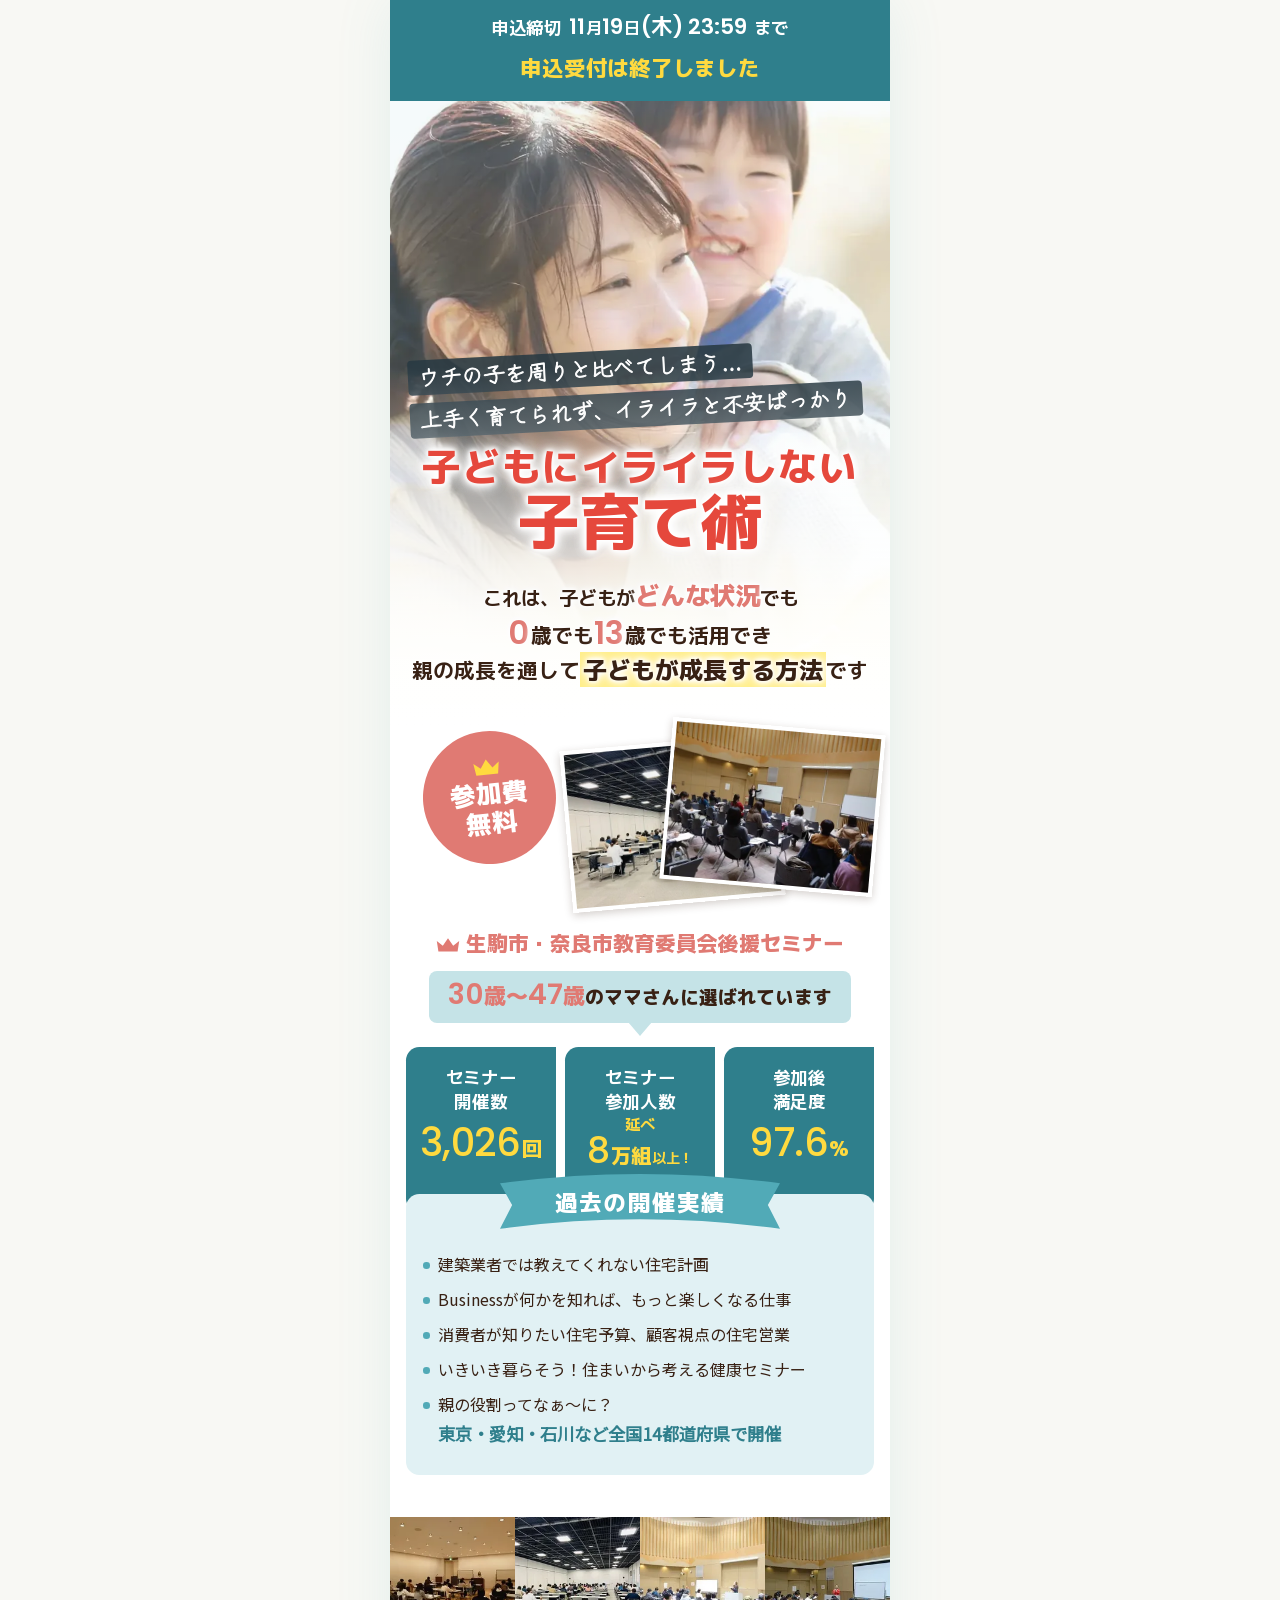
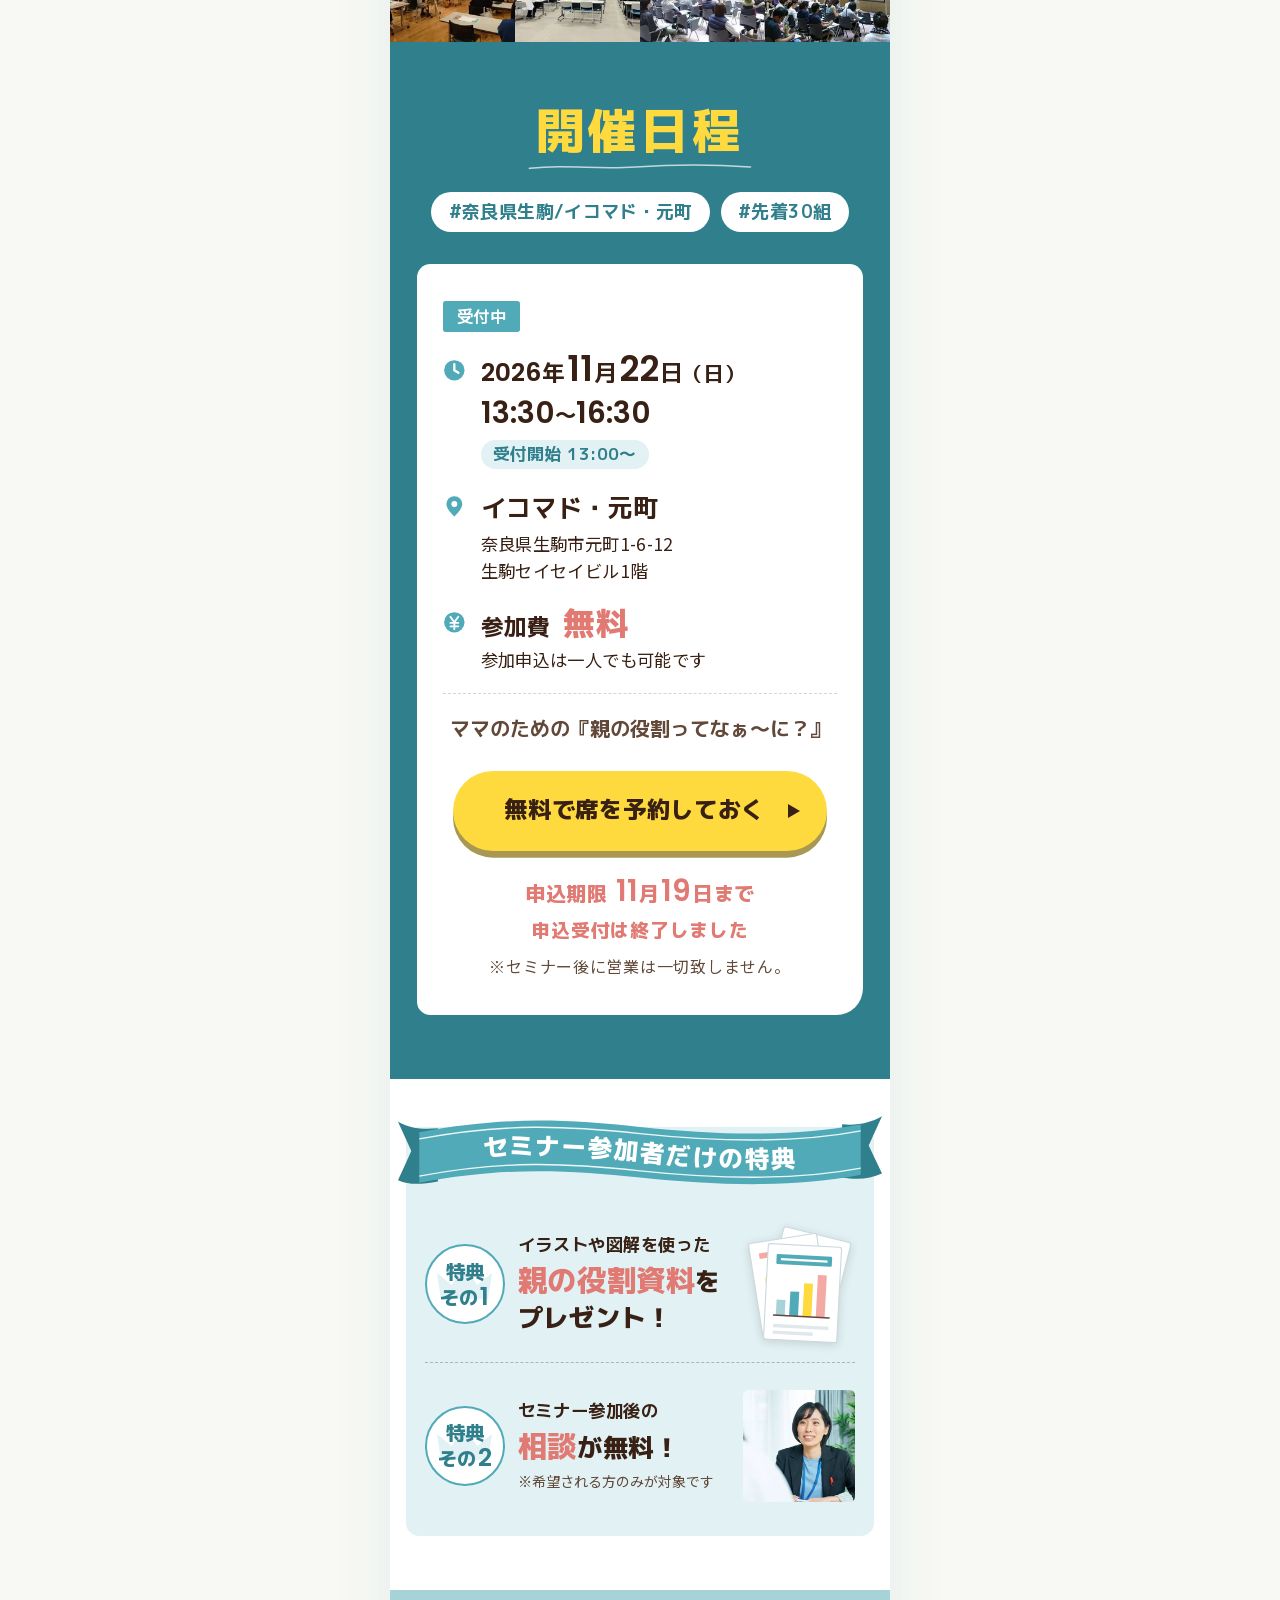
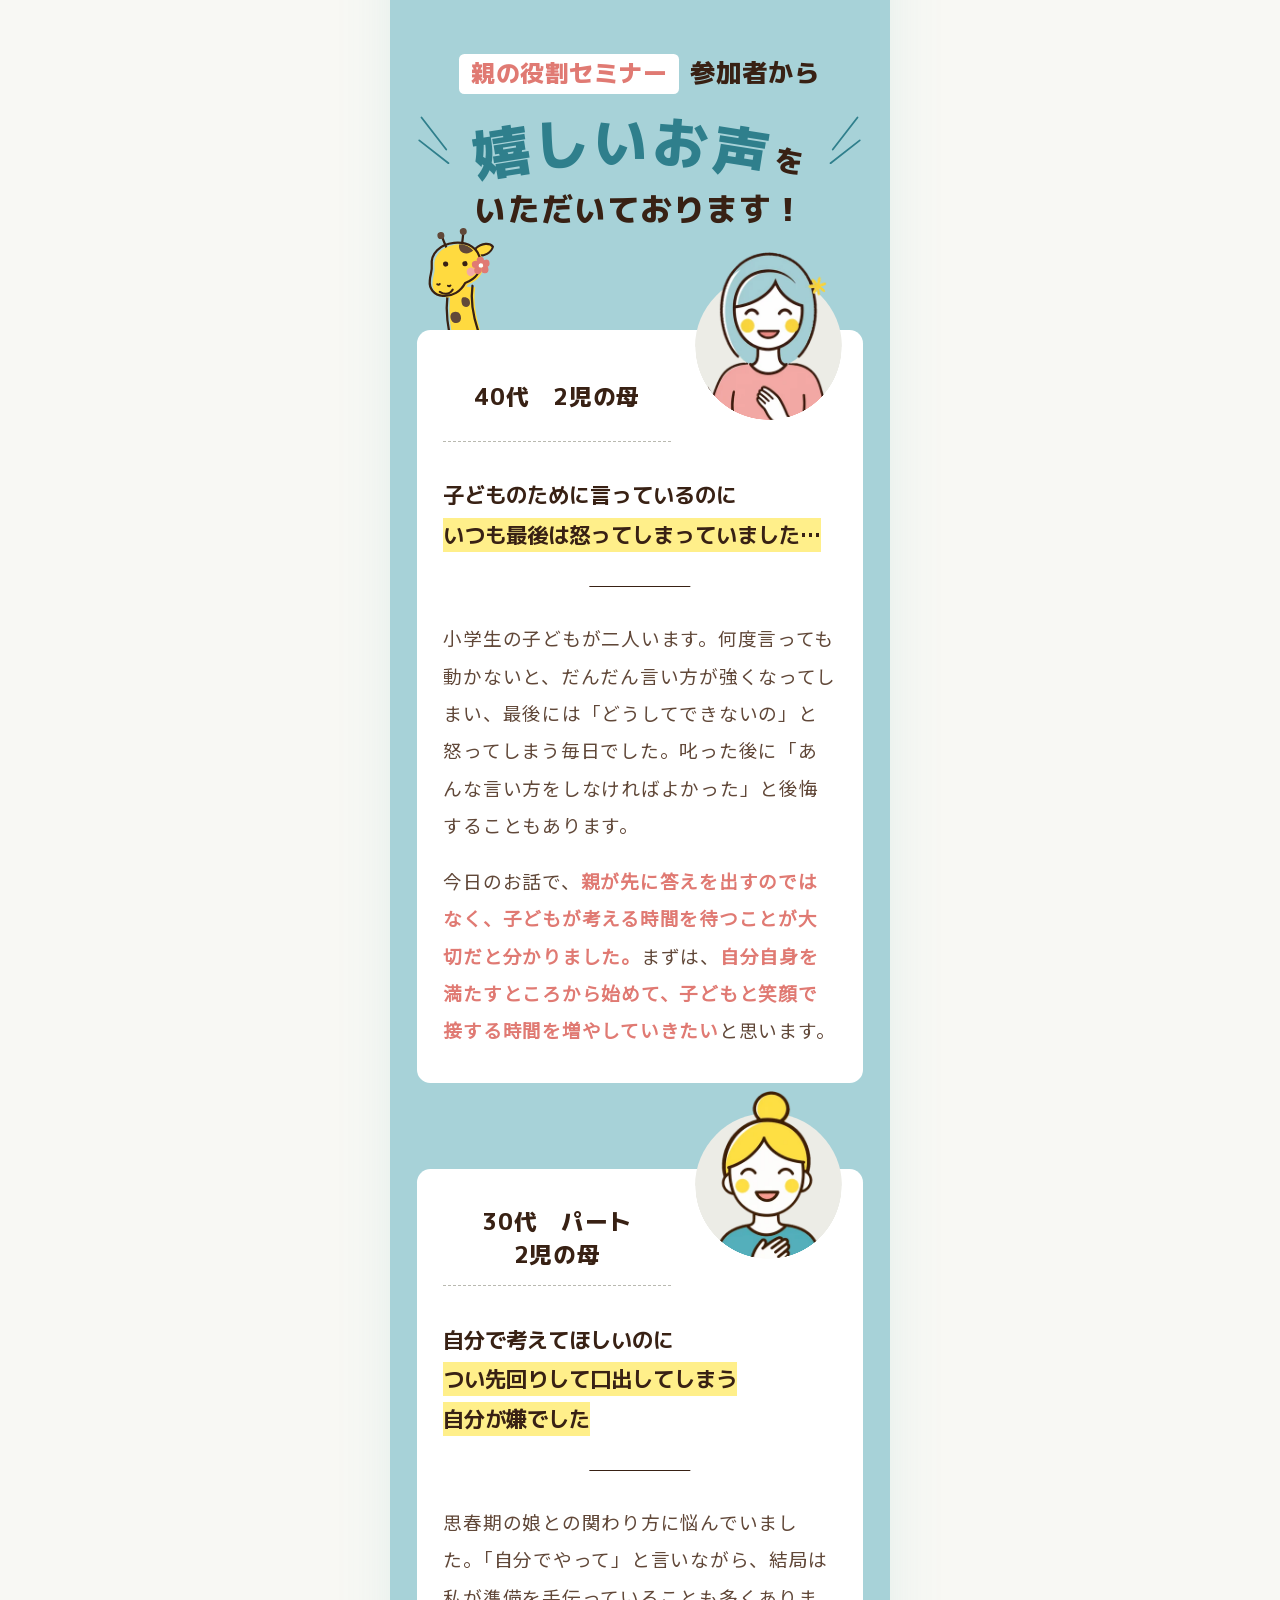
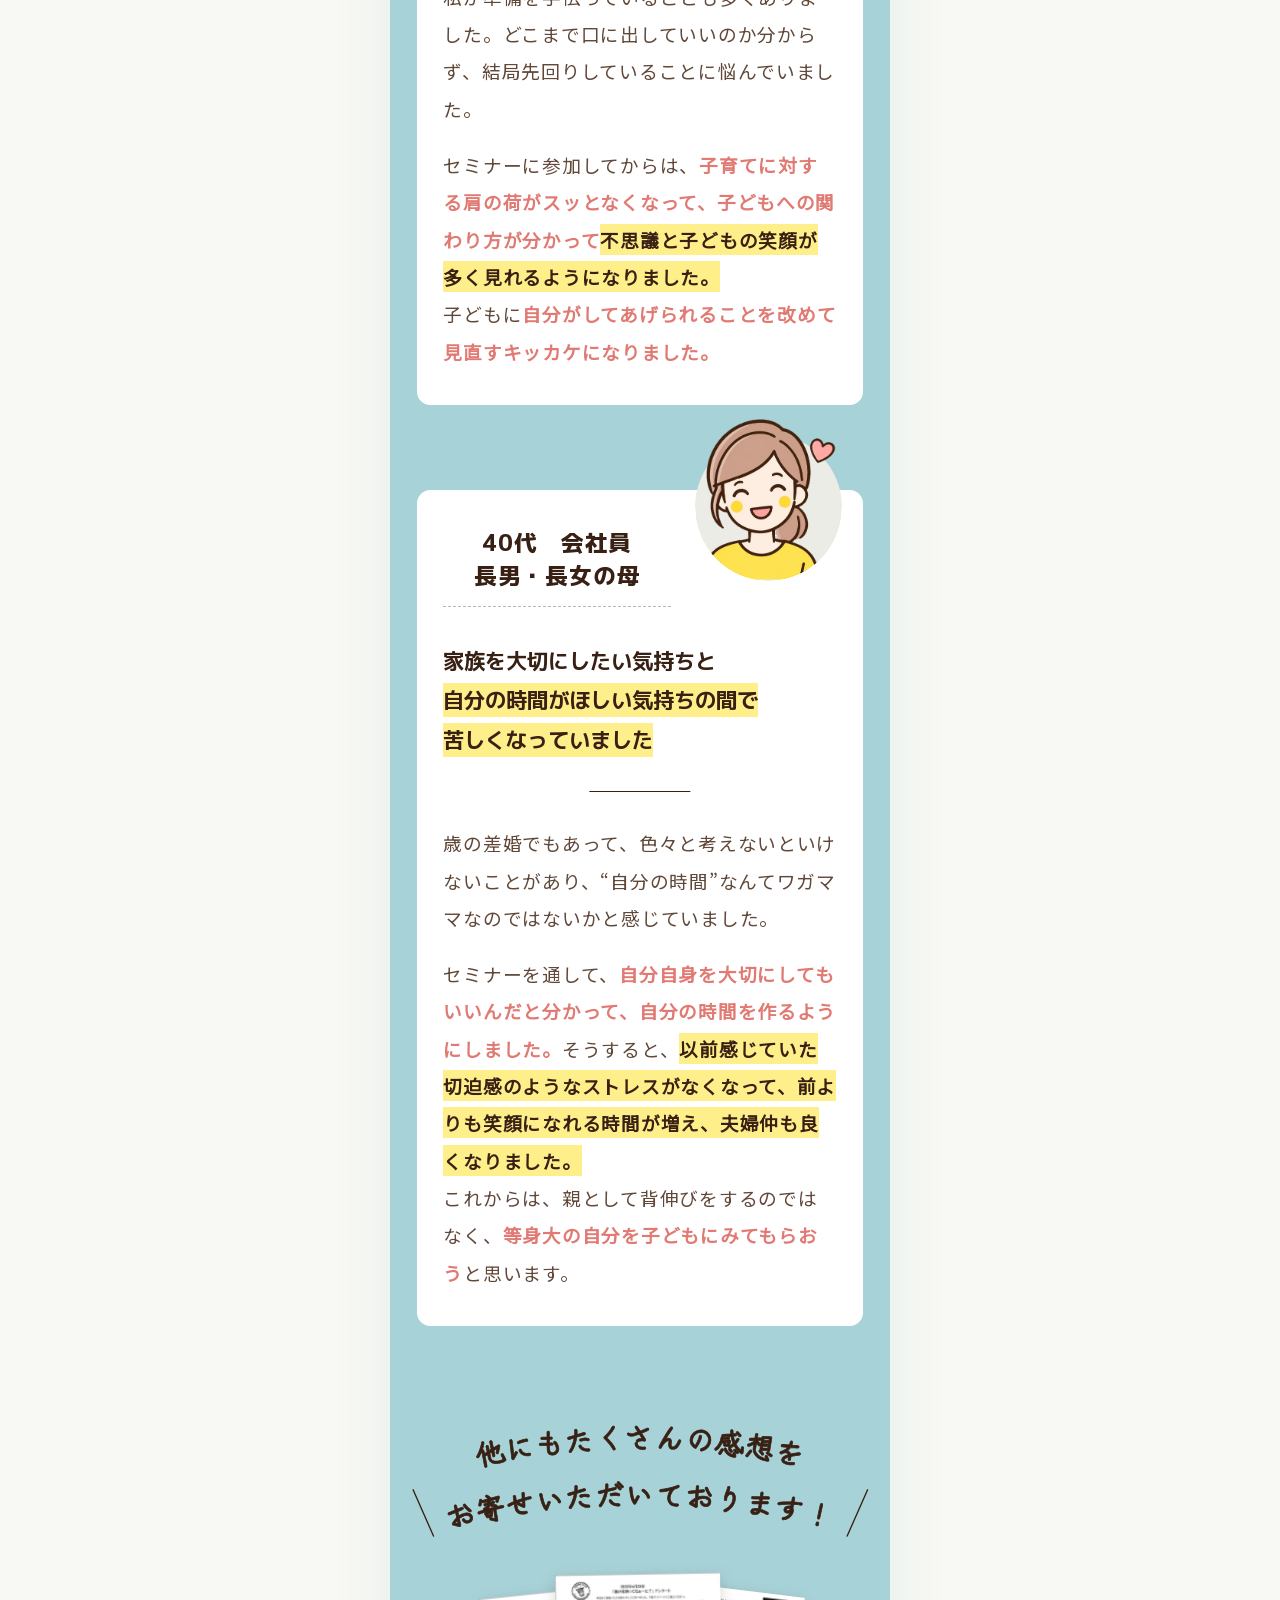
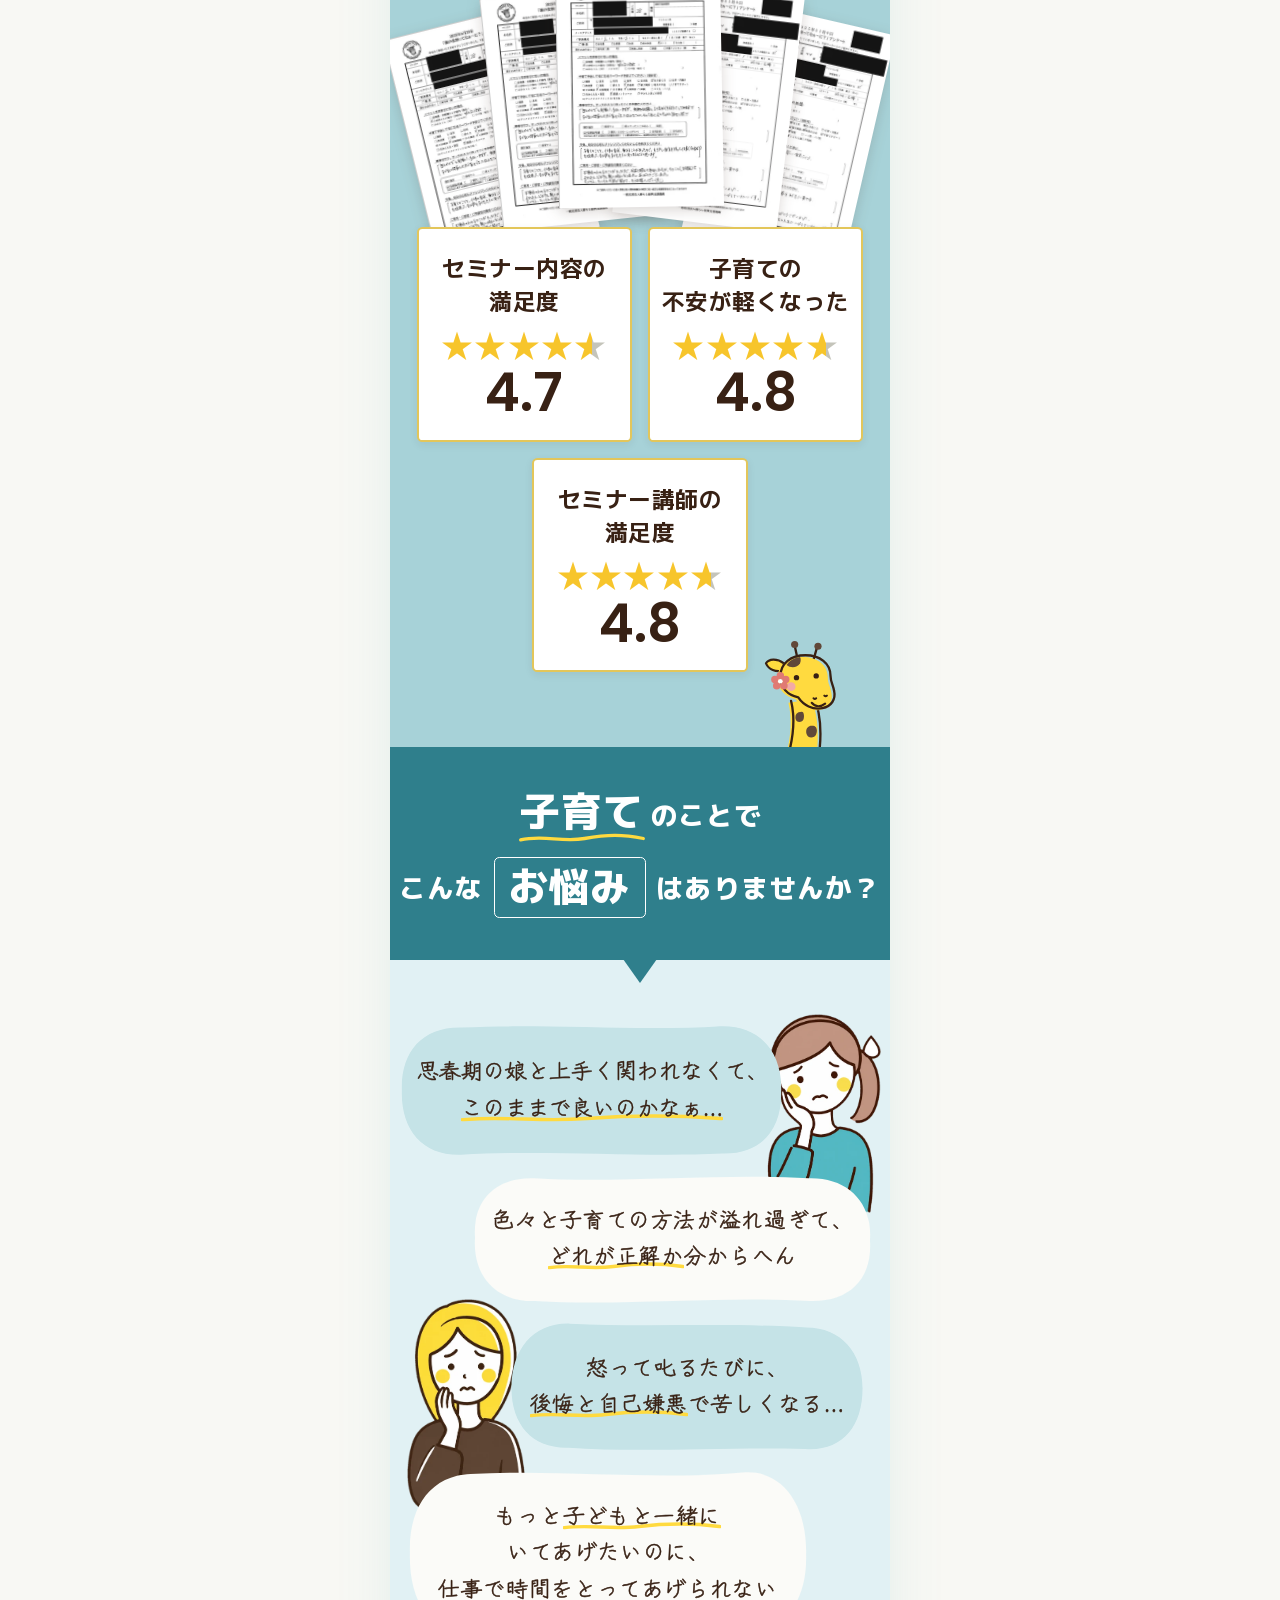
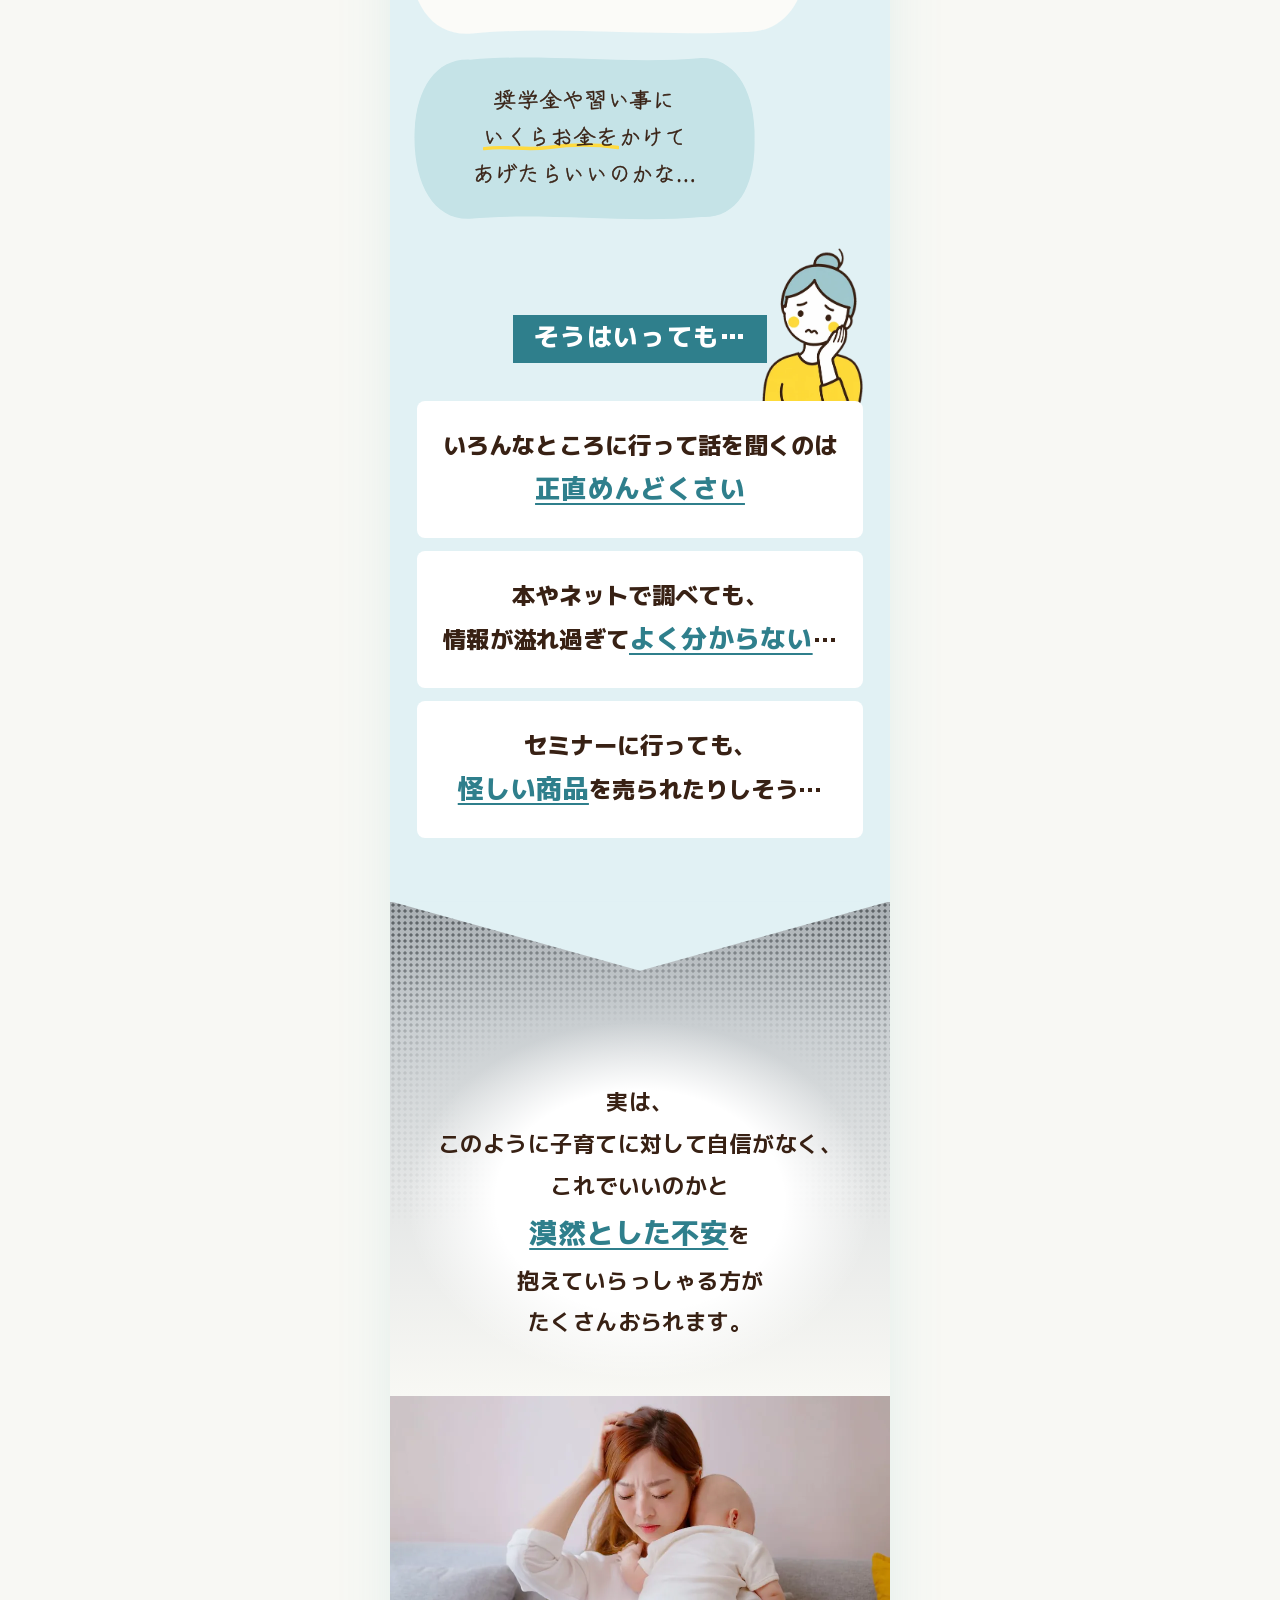
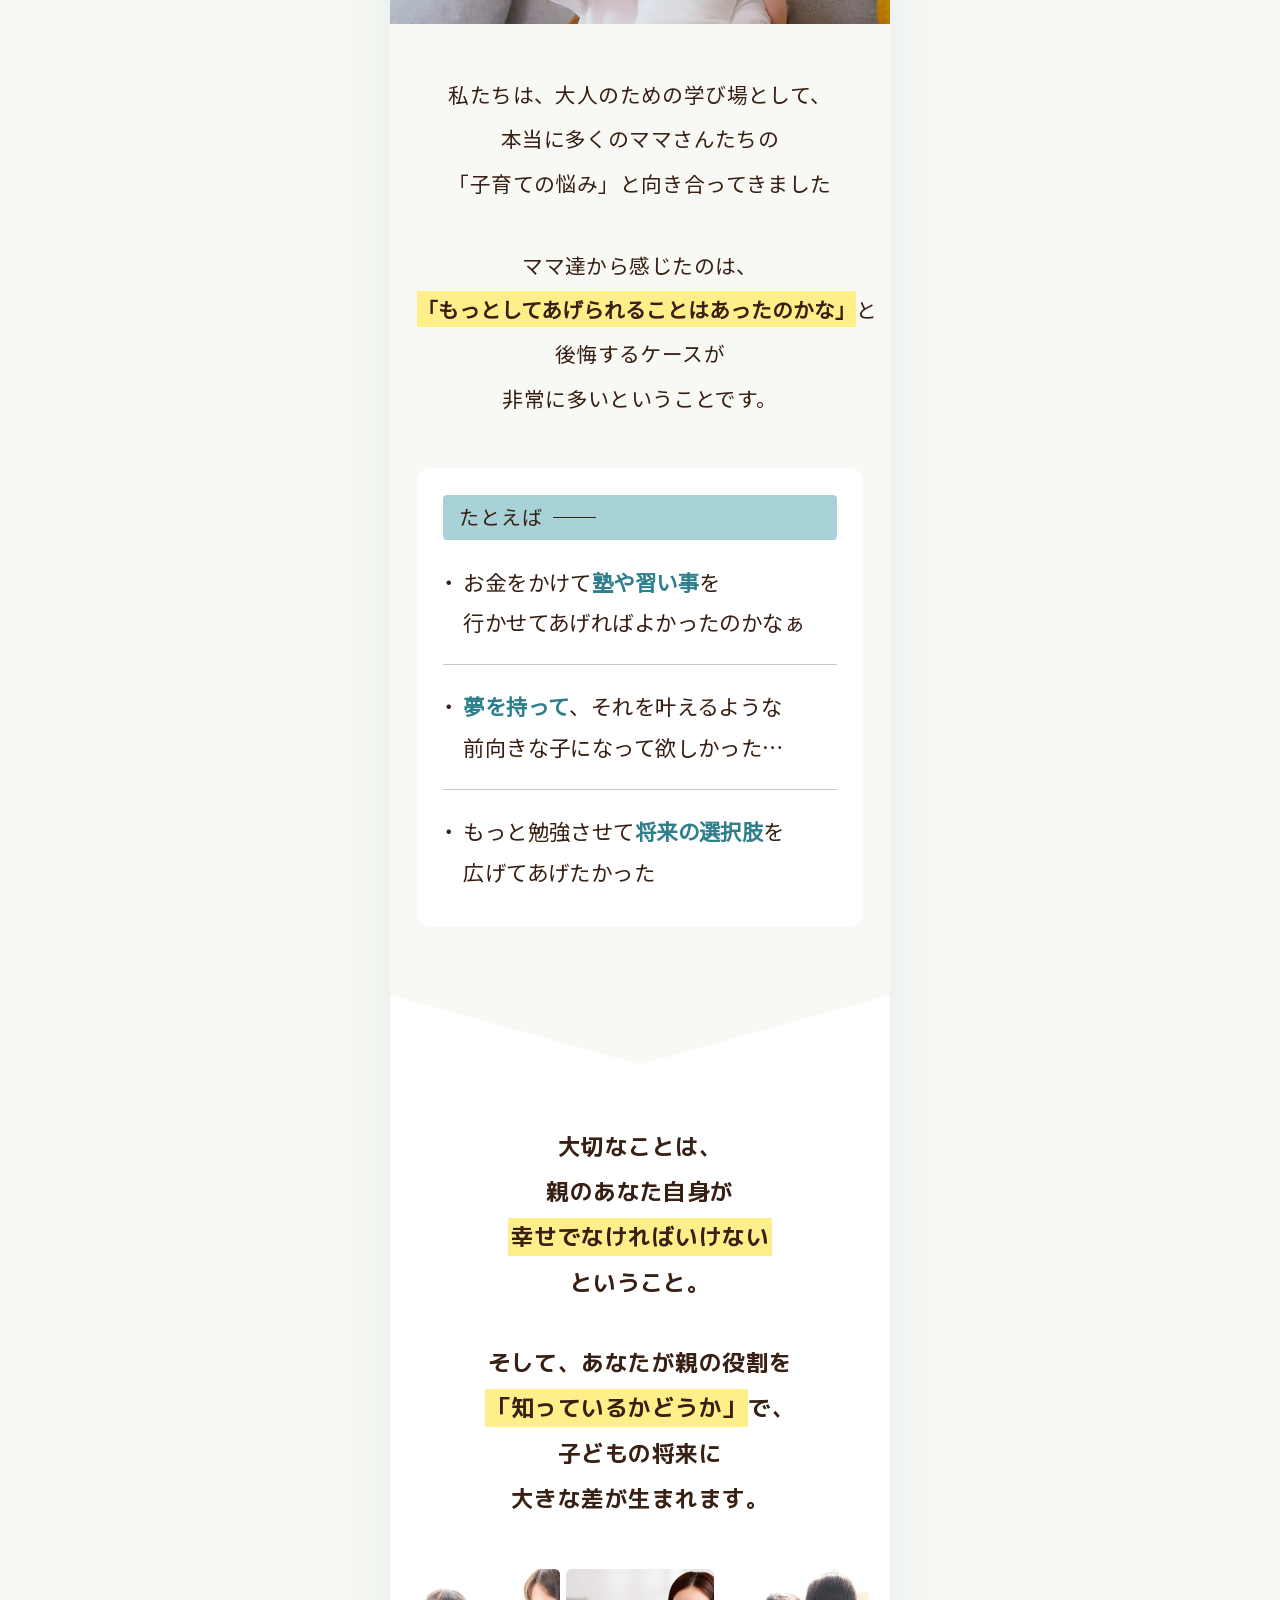
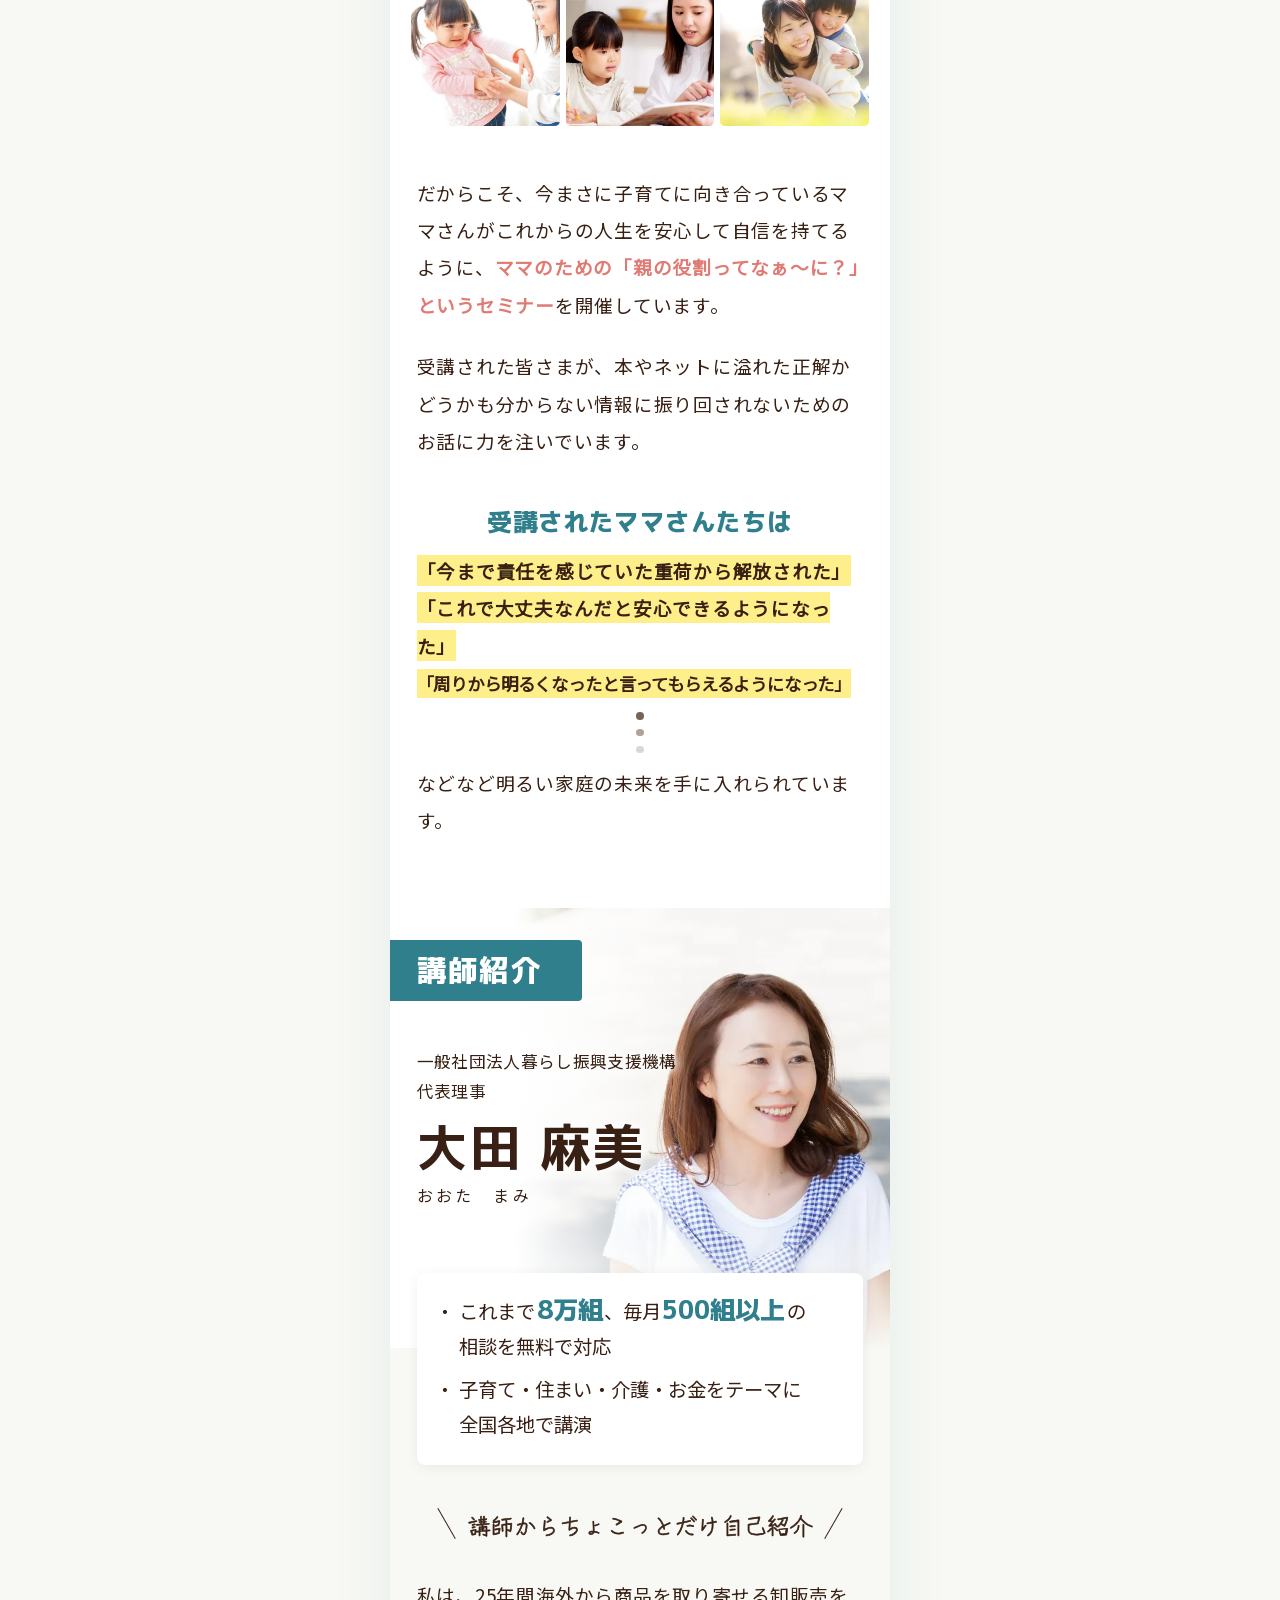
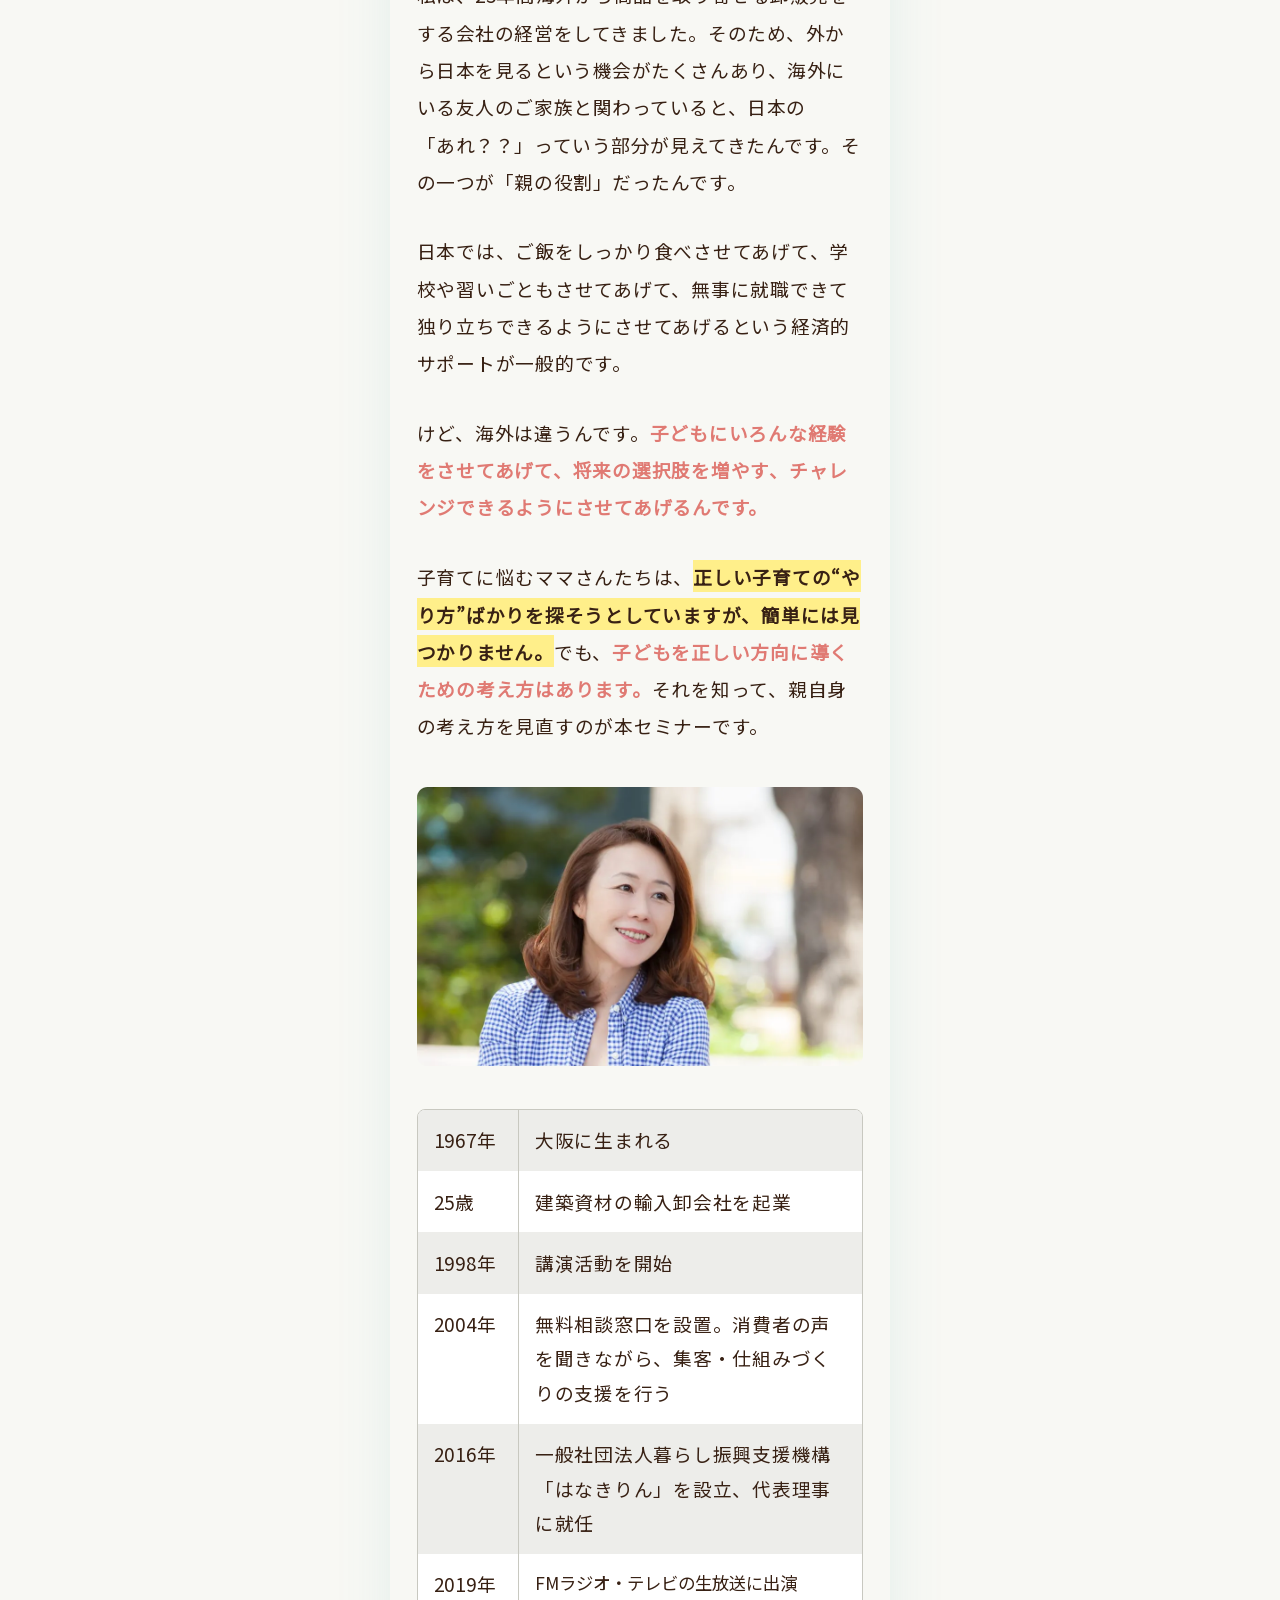
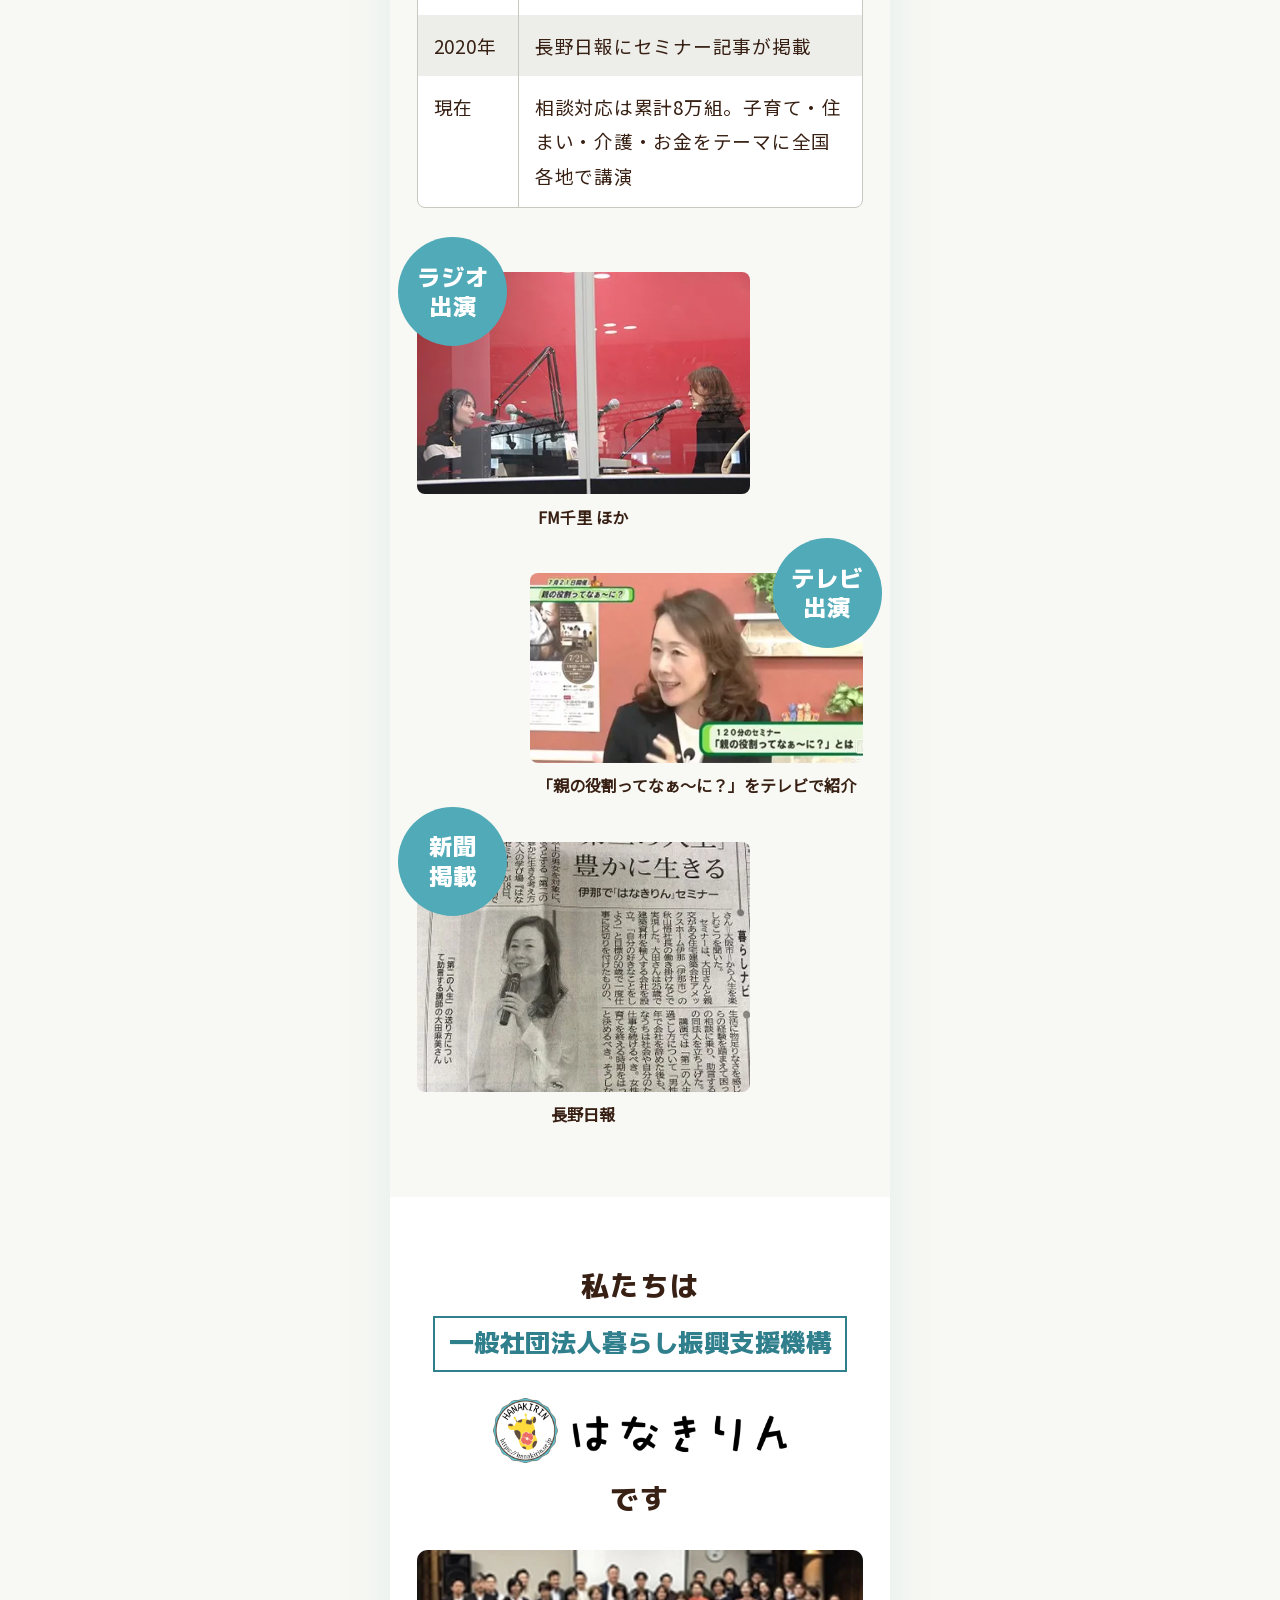
<file: index-b.html>
<!DOCTYPE html>
<html lang="ja">
<head>
<meta charset="UTF-8">
<meta name="viewport" content="width=device-width, initial-scale=1">
<meta name="facebook-domain-verification" content="hcy9hndwq1w8a8iqpe50zo93vfr3x8">
<meta name="robots" content="noindex, nofollow">
<title>ママのための『親の役割ってなぁ〜に？』「これじゃあかんかな…」が「これでええねん！」に変わる子育ての考え方｜はなきりん</title>
<meta name="description" content="講師歴25年以上。参加費無料。子育てを行う上で一番大切なことを大公開。ママのための『親の役割ってなぁ〜に？』「これじゃあかんかな…」が「これでええねん！」に変わる子育ての考え方。">
<link rel="icon" type="image/png" href="images/favicon.png">
<link rel="apple-touch-icon" href="images/apple-touch-icon.png">
<link rel="preload" as="font" type="font/woff2" href="fonts/mplus1p-800.woff2" crossorigin>
<link rel="preload" as="font" type="font/woff2" href="fonts/mplus1p-700.woff2" crossorigin>
<link rel="preload" as="image" href="images/fv-mama-child-750.webp" fetchpriority="high">
<link rel="preconnect" href="https://connect.facebook.net" crossorigin>
<style id="critical-css">@font-face {font-family:"M PLUS 1p";font-style:normal;font-weight:700;font-display:swap;src:url("fonts/mplus1p-700.woff2") format("woff2");}@font-face {font-family:"M PLUS 1p";font-style:normal;font-weight:800;font-display:swap;src:url("fonts/mplus1p-800.woff2") format("woff2");}:root{--teal:#51aab7;--teal-deep:#2f7f8c;--aqua:#a7d2d8;--aqua-pale:#eef9fb;--aqua-box:#e1f1f4;--yellow:#ffda3f;--yellow-shade:#a89853;--marker:#ffef8a;--coral:#f3aaa5;--coral-text:#e07a73;--brown:#614839;--brown-deep:#382114;--base:#f8f8f4;--col:min(100vw, 500px);--ff-head:"M PLUS 1p", "Noto Sans JP", sans-serif;--ff-body:"Noto Sans JP", "Hiragino Kaku Gothic ProN", "Yu Gothic", sans-serif;--ff-hand:"Zen Kurenaido", "Noto Sans JP", sans-serif;--ff-num:"Poppins", "M PLUS 1p", sans-serif;}*,::before,::after{box-sizing:border-box;}html{font-size:calc(var(--col) / 37.5);text-size-adjust:100%;}body{margin:0px;overflow-x:hidden;background:var(--base);color:var(--brown);font-family:var(--ff-body);font-size:1.4rem;line-height:2;letter-spacing:0.04em;-webkit-font-smoothing:antialiased;}img,svg{display:block;max-width:100%;height:auto;}ul{list-style:none;margin:0px;padding:0px;}p,h1,h2{margin:0px;}em{font-style:normal;}.lp{width:var(--col);margin:0px auto;background:rgb(255, 255, 255);overflow:hidden;box-shadow:rgba(81, 170, 183, 0.12) 0px 0px 4rem;}.marker{background:var(--marker);font-weight:700;color:var(--brown-deep);}.fv-head{position:relative;display:flex;align-items:flex-end;gap:0.8rem;padding:0.9rem 1rem 0px 1.2rem;background:var(--teal-deep);}.fv-head--timer{display:block;padding:0.9rem 1rem 0.8rem;text-align:center;color:rgb(255, 255, 255);}.timer__label{font-family:var(--ff-head);font-weight:700;font-size:1.3rem;line-height:1.4;letter-spacing:0.04em;}.timer__label b{font-family:var(--ff-num);font-weight:600;font-size:1.6rem;letter-spacing:0px;margin:0px 0.1rem;}.timer__label b small{font-family:var(--ff-head);font-weight:700;font-size:1.2rem;margin:0px 0.05rem;}.timer__count{margin-top:0.3rem;font-family:var(--ff-head);font-weight:800;font-size:1.3rem;line-height:1.2;white-space:nowrap;}.timer__ato{margin-right:0.5rem;}.timer__num{display:inline-block;min-width:2.2em;padding:0.15rem 0.3rem;margin:0px 0.15rem 0px 0.2rem;border-radius:0.5rem;background:rgb(255, 255, 255);color:var(--teal-deep);font-family:var(--ff-num);font-weight:600;font-size:2.3rem;font-variant-numeric:tabular-nums;letter-spacing:0px;text-align:center;}.timer__num[data-t="d"]{min-width:1.6em;color:var(--coral-text);}.timer__count small{font-size:1.2rem;font-weight:700;color:var(--yellow);}.fv{position:relative;padding-bottom:3.2rem;background:radial-gradient(60% 22rem at 85% 8rem, rgba(255, 255, 255, 0.85), transparent 70%), linear-gradient(rgb(207, 232, 236) 0px, rgb(223, 240, 243) 18rem, rgb(255, 255, 255) 40rem);}.fv-main{position:relative;height:33.8rem;}.fv-teacher{position:absolute;top:0.5rem;right:-8.7rem;width:36rem;max-width:none;mask-image:linear-gradient(rgb(0, 0, 0) 93%, transparent 100%);}.fv-telop{position:absolute;z-index:1;top:2.3rem;left:0.7rem;display:flex;flex-direction:column;align-items:flex-start;gap:0.45rem;transform:rotate(-4deg);transform-origin:left top;font-family:var(--ff-hand);font-size:1.28rem;line-height:1;letter-spacing:0.06em;color:var(--brown-deep);-webkit-text-stroke:0.035em currentcolor;}.fv-telop span{padding:0.5rem 0.8rem 0.55rem;background:var(--yellow);}.fv-telop span:nth-child(2){margin-left:1rem;}.fv-title{position:absolute;z-index:2;top:19rem;left:1rem;display:flex;flex-direction:column;align-items:flex-start;gap:0.5rem;font-family:var(--ff-head);font-weight:800;color:var(--coral-text);line-height:1;letter-spacing:0.02em;white-space:nowrap;}.fv-title__pre,.fv-title__main{background:rgba(255, 255, 255, 0.92);}.fv-title__pre{padding:0.6rem 0.8rem 0.7rem;font-size:2.4rem;}.fv-title__main{padding:0.8rem 0.8rem 1rem;font-size:2.75rem;letter-spacing:0px;}.fv-photos{position:relative;z-index:1;width:23.5rem;height:13rem;margin:-2.4rem -1.2rem 1.8rem auto;}.fv-photos img{position:absolute;width:16rem;border:0.3rem solid rgb(255, 255, 255);box-shadow:rgba(56, 33, 20, 0.22) 0px 0.2rem 0.6rem;}.fv-photos img:nth-child(1){left:0px;top:1.2rem;transform:rotate(-5deg);}.fv-photos img:nth-child(2){right:0px;top:0px;transform:rotate(5deg);}.fv-lead{position:relative;padding:0.6rem 2rem 0px;font-size:1.5rem;font-weight:500;line-height:1.7;color:var(--brown-deep);}.fv-lead::after{content:"";display:block;clear:both;}.fv-chosen{position:relative;width:fit-content;margin:2.6rem auto 0px;padding:0.6rem 1.4rem 0.8rem;border-radius:0.6rem;background:rgb(197, 227, 231);color:var(--brown-deep);font-family:var(--ff-head);font-weight:800;font-size:1.4rem;line-height:1.5;letter-spacing:0px;white-space:nowrap;}.fv-chosen::after{content:"";position:absolute;left:50%;top:100%;margin:-1px 0px 0px -0.9rem;border-width:1.1rem 0.9rem 0px;border-style:solid solid none;border-color:rgb(197, 227, 231) transparent currentcolor;border-image:none;}.fv-chosen em{color:var(--coral-text);font-size:1.65rem;}.fv-chosen b{font-family:var(--ff-num);font-weight:600;font-size:2.15rem;line-height:1;letter-spacing:0px;}.fv-stats{display:grid;grid-template-columns:repeat(3, 1fr);gap:0.7rem;margin:1.8rem 1.2rem 0px;}.fv-stats li{display:flex;flex-direction:column;align-items:center;justify-content:flex-start;min-height:12.4rem;padding:1.4rem 0.2rem 3rem;border-radius:1rem 0px 1rem 1rem;background:var(--teal-deep);color:rgb(255, 255, 255);text-align:center;}.fv-stats__label{font-family:var(--ff-head);font-weight:700;font-size:1.3rem;line-height:1.4;letter-spacing:0.04em;}.fv-stats__num{display:flex;flex-wrap:wrap;align-items:baseline;justify-content:center;margin-top:0.6rem;color:var(--yellow);font-family:var(--ff-head);font-weight:800;font-size:1.5rem;line-height:1.1;letter-spacing:0px;}.fv-stats__num b{font-family:var(--ff-num);font-weight:500;font-size:2.9rem;letter-spacing:-0.02em;margin-right:0.1rem;}.fv-stats__num small{font-size:1.15rem;font-weight:700;}.fv-stats__num--stack{margin-top:0.2rem;}.fv-stats__num--stack small:first-child{flex-basis:100%;margin-bottom:-0.2rem;}.fv-stats__num--stack b{font-size:2.7rem;}.fv-stats__num--stack small:last-child{margin-left:0.1rem;font-size:1.05rem;letter-spacing:-0.04em;}.fv-record{position:relative;margin:-1.4rem 1.2rem 0px;padding:4.4rem 1.3rem 2rem;border-radius:1rem;background:var(--aqua-box);}.fv-record__ribbon{position:absolute;top:-1.6rem;left:50%;width:21rem;height:4.4rem;transform:translateX(-50%);display:grid;place-items:center;color:rgb(255, 255, 255);font-family:var(--ff-head);font-weight:800;font-size:1.7rem;letter-spacing:0.06em;line-height:1;}.fv-record__ribbon svg{position:absolute;inset:0px;width:100%;height:100%;fill:var(--teal);}.fv-record__ribbon span{position:relative;padding-top:0.2rem;}.fv-record__list li{position:relative;padding-left:1.1rem;font-size:1.2rem;line-height:1.6;letter-spacing:0px;color:var(--brown-deep);}.fv-record__list li + li{margin-top:0.7rem;}.fv-record__places{display:block;margin-top:0.2rem;color:var(--teal-deep);font-weight:700;font-size:1.3rem;line-height:1.6;letter-spacing:0px;white-space:nowrap;}.fv-record__list li::before{content:"";position:absolute;left:0px;top:0.75rem;width:0.5rem;height:0.5rem;border-radius:50%;background:var(--teal);}.strip{display:grid;grid-template-columns:repeat(4, 1fr);}.strip img{width:100%;aspect-ratio:1 / 1;object-fit:cover;}.schedule{padding:4.4rem 2rem 4.8rem;background:var(--teal-deep);text-align:center;}.schedule__title{display:inline-block;padding:0px 0.6rem 0.9rem;color:var(--yellow);font-family:var(--ff-head);font-weight:800;font-size:3.6rem;line-height:1.2;letter-spacing:0.08em;background:url("data:image/svg+xml,%3Csvg xmlns='http://www.w3.org/2000/svg' viewBox='0 0 100 6' preserveAspectRatio='none'%3E%3Cpath d='M1 4C18 1 30 5 48 3s34-2 51 0' fill='none' stroke='%23fff' stroke-width='1.2' stroke-linecap='round' opacity='.7'/%3E%3C/svg%3E") center bottom / 100% 0.6rem no-repeat;}.fv-free{position:absolute;z-index:2;left:-10.7rem;top:0.4rem;display:flex;flex-direction:column;align-items:center;justify-content:center;width:10rem;height:10rem;margin:0px;border-radius:50%;background:var(--coral-text);color:rgb(255, 255, 255);font-family:var(--ff-head);font-weight:800;font-size:1.9rem;line-height:1.15;letter-spacing:0.04em;text-align:center;transform:rotate(-6deg);}.fv-free svg{width:2.05rem;margin-bottom:0.2rem;fill:var(--yellow);}.fv-free--support{left:-11.6rem;top:1.6rem;width:auto;height:auto;padding:0.65rem 1rem 0.75rem;border-radius:1rem;font-size:1.3rem;line-height:1.35;letter-spacing:0;white-space:nowrap;}.fv-free--support svg{width:1.6rem;margin-bottom:0.1rem;}.float-cta{position:fixed;z-index:50;right:calc((100vw - var(--col)) / 2 + 1.2rem);bottom:1.8rem;display:flex;flex-direction:column;align-items:center;justify-content:center;width:10.4rem;height:10.4rem;border-radius:50%;background:var(--yellow);box-shadow:0 .5rem 0 var(--yellow-shade), 0 .8rem 1.6rem rgba(56, 33, 20, .22);color:var(--brown-deep);font-family:var(--ff-head);font-weight:800;font-size:1.75rem;line-height:1.25;letter-spacing:0.02em;text-align:center;text-decoration:none;opacity:0;visibility:hidden;transform:translateY(1.2rem);transition:opacity 0.4s, transform 0.4s, visibility linear 0.4s;}.float-cta small{margin-bottom:0.4rem;padding:0.1rem 0.8rem 0.2rem;border-radius:99rem;background:var(--coral-text);color:rgb(255, 255, 255);font-size:1.05rem;font-weight:700;line-height:1.5;}.float-cta__label{white-space:nowrap;font-size:1.55rem;letter-spacing:0px;}.float-cta:active{transform:translateY(0.3rem);box-shadow:0 .2rem 0 var(--yellow-shade);}@media (prefers-reduced-motion:reduce){.float-cta{transition:none;}}.fv-telop--b{top:15rem;left:1.3rem;gap:0.55rem;transform:rotate(-3deg);transform-origin:left top;font-size:1.6rem;line-height:1.15;letter-spacing:0.03em;color:rgb(255, 255, 255);-webkit-text-stroke:0.045em currentcolor;paint-order:stroke;}.fv-telop--b span{padding:0.35rem 0.8rem 0.45rem;border-radius:0.3rem;background:rgba(40, 58, 66, 0.88);color:rgb(255, 255, 255);text-shadow:none;}.fv-telop--b span:nth-child(2){margin-left:0px;}.fv-title--b .fv-title__main,.fv-title .fv-title__main{letter-spacing:0.01em;}.fv-age{display:inline-block;margin:0px 0.1rem 0px 0.05rem;font-family:var(--ff-num);font-weight:600;font-size:2.8rem;line-height:1;color:var(--coral-text);letter-spacing:0px;vertical-align:-0.15rem;}.fv-title--b{left:0px;right:0px;align-items:center;gap:0.2rem;text-align:center;}.fv-title--b .fv-title__pre,.fv-title--b .fv-title__main{padding:0px;background:none;color:rgb(229, 72, 60);text-shadow:rgb(255, 255, 255) 0px 0px 0.3rem, rgb(255, 255, 255) 0px 0px 0.3rem, rgb(255, 255, 255) 0px 0px 0.6rem, rgb(255, 255, 255) 0px 0px 0.6rem, rgb(255, 255, 255) 0px 0px 1rem, rgb(255, 255, 255) 0px 0px 1rem, rgb(255, 255, 255) 0px 0px 1.4rem;}.fv-title--b .fv-title__pre{font-size:3rem;}.fv-title--b .fv-title__main{margin-top:0.4rem;font-size:3.9rem;letter-spacing:0px;}.fv-main{height:35.5rem;}.fv-main .fv-teacher{top:-3.5rem;}.fv-title--b{top:22.3rem;}.fv-photos{margin-top:-3.6rem;}.fv-main{height:39.6rem;}.fv-sub{position:absolute;z-index:2;left:1.2rem;right:1.2rem;top:29.6rem;padding:0.4rem 0px 0px;background:none;text-align:center;text-shadow:rgb(255, 255, 255) 0px 0px 0.3rem, rgb(255, 255, 255) 0px 0px 0.3rem, rgb(255, 255, 255) 0px 0px 0.6rem, rgb(255, 255, 255) 0px 0px 0.6rem, rgb(255, 255, 255) 0px 0px 1rem;color:var(--brown-deep);font-family:var(--ff-head);font-weight:700;line-height:1.45;letter-spacing:0px;white-space:nowrap;}.fv-sub__l1{font-size:1.45rem;}.fv-sub__l2{margin-top:0.15rem;font-size:1.55rem;}.fv-sub .fv-age{font-size:2.4rem;vertical-align:-0.1rem;}.fv-sub .marker{padding:0.05rem 0.2rem;font-weight:800;font-size:1.8rem;}.fv-photos{margin-top:-1.2rem;}.fv-head--timer{z-index:5;}.fv-main{height:41rem;}.fv-title--b{top:21.6rem;}.fv-sub{top:31rem;}.fv-sub__em{font-size:1.9rem;font-weight:800;color:var(--coral-text);}.fv-title--b .fv-title__pre{font-size:2.9rem;}.fv-title--b .fv-title__main{font-size:4.6rem;margin-top:0.2rem;}.fv-sub__l3{margin-top:0.15rem;font-size:1.55rem;}.fv-main{height:43.6rem;}.fv-main{overflow:hidden;}.fv-main .fv-teacher--photo{top:0px;right:0px;left:0px;width:100%;max-width:100%;height:100%;object-fit:cover;object-position:50% 100%;opacity:0.8;mask-image:linear-gradient(rgb(0, 0, 0) 55%, rgba(0, 0, 0, 0.6) 78%, transparent 100%);}.fv-main::after{content:"";position:absolute;z-index:1;left:0px;right:0px;bottom:0px;height:62%;background:linear-gradient(rgba(255, 255, 255, 0) 0%, rgba(255, 255, 255, 0.55) 45%, rgba(255, 255, 255, 0.9) 80%, rgb(255, 255, 255) 100%);pointer-events:none;}.fv-main{height:47.5rem;}.fv-telop--b{top:19.5rem;}.fv-title--b{top:26rem;}.fv-sub{top:35.4rem;}.fv-main::after{height:58%;}.fv-title--ask .fv-title__pre{font-size:2.6rem;}.fv-title--ask .fv-title__main{font-size:3.3rem;margin-top:0.2rem;}.fv-title--ask .fv-title__ask{font-size:3.7rem;margin-top:0.3rem;}.fv-main{height:49.8rem;}.fv-sub{top:37.7rem;}.fv-support{display:flex;align-items:center;justify-content:center;gap:0.5rem;margin:2.4rem auto 0;color:var(--coral-text);font-family:var(--ff-head);font-weight:800;font-size:1.55rem;line-height:1.3;letter-spacing:0;white-space:nowrap;}.fv-support svg{width:1.8rem;flex:none;fill:currentColor;}.fv-support+.fv-chosen{margin-top:1rem;}.fv-title--ask .fv-title__main{margin-top:0.65rem;}.fv-title--ask .fv-title__ask{margin-top:0.75rem;}.fv-main{height:50.7rem;}.fv-sub{top:38.6rem;}.fv-title--ask .fv-title__main{font-size:3.6rem;}.fv-title--ask .fv-title__main small{font-size:0.75em;font-weight:inherit;}.fv-title--ask .fv-title__pre,.fv-title--ask .fv-title__main:not(.fv-title__ask){color:#1a1a1a;}.fv-main{height:47.5rem;}.fv-sub{top:35.4rem;}</style>
<link rel="preload" as="style" href="css/style-b.css?v=b50" onload="this.onload=null;this.rel='stylesheet'">
<noscript><link rel="stylesheet" href="css/style-b.css?v=b50"></noscript>
<!-- Meta Pixel Code -->
<script>
/* ローカル確認（localhost・ファイル直開き）では計測を送らない */
if(/^(localhost|127\.0\.0\.1|\[::1\])?$/.test(location.hostname)||/\.(localhost|test)$/.test(location.hostname)){window.fbq=function(){};}
!function(f,b,e,v,n){if(f.fbq)return;n=f.fbq=function(){n.callMethod?
n.callMethod.apply(n,arguments):n.queue.push(arguments)};
if(!f._fbq)f._fbq=n;n.push=n;n.loaded=!0;n.version='2.0';n.queue=[];
function l(){var t=b.createElement(e);t.async=!0;t.src=v;var s=b.getElementsByTagName(e)[0];s.parentNode.insertBefore(t,s)}
/* 計測スクリプト本体はページ描画後に読み込む（イベントはキューに溜まり、読み込み後に送信される） */
if(b.readyState==='complete'){setTimeout(l,0)}else{f.addEventListener('load',function(){setTimeout(l,0)})}
}(window, document,'script','https://connect.facebook.net/en_US/fbevents.js');
fbq('init', '1076592091913767');
window.fbEid = function () { return Date.now().toString(36) + '-' + Math.random().toString(36).slice(2, 10); };
fbq('track', 'PageView', {}, { eventID: window.fbEid() });
</script>
<noscript><img decoding="async" height="1" width="1" style="display:none"
src="https://www.facebook.com/tr?id=1076592091913767&ev=PageView&noscript=1"
/></noscript>
<!-- End Meta Pixel Code -->
</head>
<body>
<div class="lp" id="top">

  <svg width="0" height="0" style="position:absolute" aria-hidden="true">
    <symbol id="giraffe" viewBox="0 0 110 120">
        <path d="M40 120c-2-22 0-40 6-56l26 4c-4 16-3 34 1 52z" fill="#ffda3f" transform="translate(3 2)"/>
        <path d="M40 120c-2-22 0-40 6-56M72 68c-4 16-3 34 1 52" fill="none" stroke="#382114" stroke-width="2.6" stroke-linecap="round"/>
        <path d="M46 96c6-2 10 2 9 8s-9 6-11 1 0-8 2-9zM60 80c5 0 8 3 7 8s-8 4-9 0 0-8 2-8z" fill="#614839"/>
        <path d="M47 22l-4-14M65 20l3-14" stroke="#382114" stroke-width="2.6" stroke-linecap="round"/>
        <circle cx="42" cy="7" r="4" fill="#614839"/><circle cx="68" cy="5" r="4" fill="#614839"/>
        <path d="M80 26c8-6 17-5 20 0-3 7-11 10-19 8z" fill="#ffda3f" stroke="#382114" stroke-width="2.4" stroke-linejoin="round"/>
        <path d="M28 40c0-14 12-23 28-23s28 9 28 24c0 12-8 20-20 23-6 9-16 14-27 12-10-2-15-10-13-19 1-7 4-10 4-17z" fill="#ffda3f" transform="translate(3 2)"/>
        <path d="M28 40c0-14 12-23 28-23s28 9 28 24c0 12-8 20-20 23-6 9-16 14-27 12-10-2-15-10-13-19 1-7 4-10 4-17z" fill="none" stroke="#382114" stroke-width="2.6" stroke-linejoin="round"/>
        <path d="M62 19c7 1 12 4 15 9-5 4-12 3-15-2-1-3-1-5 0-7z" fill="#614839"/>
        <circle cx="44" cy="40" r="3" fill="#382114"/><circle cx="66" cy="42" r="3" fill="#382114"/>
        <circle cx="72" cy="52" r="5" fill="#f3aaa5"/>
        <path d="M32 62c1 1 2 1 3 0M44 65c1 1 2 1 3 0" stroke="#382114" stroke-width="2.2" stroke-linecap="round"/>
        <path d="M34 71c5 4 11 4 15-1" fill="none" stroke="#382114" stroke-width="2.4" stroke-linecap="round"/>
        <g transform="translate(84 46)"><circle r="4.2" cx="0" cy="-6" fill="#e07a73"/><circle r="4.2" cx="6" cy="-2" fill="#e07a73"/><circle r="4.2" cx="4" cy="5" fill="#e07a73"/><circle r="4.2" cx="-4" cy="5" fill="#e07a73"/><circle r="4.2" cx="-6" cy="-2" fill="#e07a73"/><circle r="2.6" fill="#fff"/></g>
      </symbol>
    <symbol id="sheet" viewBox="0 0 140 190">
      <rect x="1" y="1" width="138" height="188" rx="2" fill="#fff" stroke="#d5dcdc"/>
      <rect x="12" y="12" width="78" height="9" rx="1" fill="#51aab7"/><rect x="96" y="14" width="32" height="5" fill="#dfe9eb"/>
      <rect x="12" y="30" width="60" height="4" fill="#c9d9dc"/>
      <g fill="none" stroke="#9fb9bd" stroke-width="1.4"><circle cx="18" cy="45" r="4"/><circle cx="40" cy="45" r="4"/><circle cx="62" cy="45" r="4"/><circle cx="84" cy="45" r="4"/></g>
      <circle cx="106" cy="45" r="4.6" fill="#e07a73"/><path d="M99 39c5-4 12-3 14 3s-2 11-8 11-9-5-8-10" fill="none" stroke="#e07a73" stroke-width="1.4"/>
      <rect x="12" y="60" width="72" height="4" fill="#c9d9dc"/>
      <g fill="none" stroke="#614839" stroke-width="1.3" stroke-linecap="round" opacity=".75">
        <path d="M14 76c4-5 6 4 10 0s5-5 9 0 6 3 10-1 7 4 11 0 6-4 10 1 8-3 12 0 7 3 11-1 8 2 12 0 7-2 10 1"/>
        <path d="M14 90c5-4 7 3 11-1s6-3 10 1 7-4 11 0 6 3 10-1 8 3 12 0 7-3 11 1 8-2 11 1"/>
        <path d="M14 104c4-4 8 3 12 0s6-4 10 0 8 3 12-1 7 3 11 0 7-3 10 1"/>
      </g>
      <rect x="12" y="120" width="54" height="4" fill="#c9d9dc"/>
      <g fill="none" stroke="#614839" stroke-width="1.3" stroke-linecap="round" opacity=".75">
        <path d="M14 136c4-5 7 4 11 0s6-4 10 0 7 3 11-1 7 4 11 0 7-3 11 1 7-3 11 0 8 3 12-1 7 2 10 0"/>
        <path d="M14 150c5-4 8 3 12-1s6-3 10 1 8-3 12 0 6 3 10-1 8 3 12 0"/>
      </g>
      <path d="M112 162c3-5 11-2 9 5-1 4-5 7-9 10-4-3-8-6-9-10-2-7 6-10 9-5z" fill="#f3aaa5"/>
    </symbol>
  </svg>

  <!-- ============ FV ============ -->
  <header class="fv-head fv-head--timer js-countdown" data-deadline="2026-11-19T23:59:59+09:00">
    <p class="timer__label">申込締切 <b>11<small>月</small>19<small>日</small>(木) 23:59</b> まで</p>
    <p class="timer__count"><span class="timer__ato">あと</span><b class="timer__num" data-t="d">0</b><small>日</small><b class="timer__num" data-t="h">00</b><small>時間</small><b class="timer__num" data-t="m">00</b><small>分</small><b class="timer__num" data-t="s">00</b><small>秒</small></p>
    <p class="timer__closed" hidden>申込受付は終了しました</p>
  </header>

  <section class="fv">
    <div class="fv-main">
      <img decoding="async" class="fv-teacher fv-teacher--photo" src="images/fv-mama-child-750.webp" width="750" height="1333" alt="" fetchpriority="high">

      <p class="fv-telop fv-telop--b">
        <span>ウチの子を周りと比べてしまう…</span>
        <span>上手く育てられず、イライラと不安ばっかり</span>
      </p>


      <h1 class="fv-title fv-title--b">
        <span class="fv-title__pre">子どもにイライラしない</span>
        <span class="fv-title__main">子育て術</span>
      </h1>
      <div class="fv-sub">
        <p class="fv-sub__l1">これは、子どもが<em class="fv-sub__em">どんな状況</em>でも</p>
        <p class="fv-sub__l2"><b class="fv-age">0</b>歳でも<b class="fv-age">13</b>歳でも活用でき</p>
        <p class="fv-sub__l3">親の成長を通して<span class="marker">子どもが成長する方法</span>です</p>
      </div>


    </div>

    <div class="fv-lead">
      <div class="fv-photos">
        <img decoding="async" src="images/fv-seminar3-480.webp" width="480" height="360" alt="">
        <img decoding="async" src="images/fv-seminar2-480.webp" width="480" height="360" alt="">
        <p class="fv-free"><svg viewBox="0 0 60 40" aria-hidden="true"><path d="M6 36 2 10l15 12L30 3l13 19 15-12-4 26z"/></svg>参加費<br>無料</p>
      </div>
    </div>

    <p class="fv-support"><svg viewBox="0 0 60 40" aria-hidden="true"><path d="M6 36 2 10l15 12L30 3l13 19 15-12-4 26z"/></svg>生駒市・奈良市教育委員会後援セミナー</p>
    <p class="fv-chosen"><em><b>30</b>歳〜<b>47</b>歳</em>のママさんに選ばれています</p>

    <ul class="fv-stats">
      <li>
        <span class="fv-stats__label">セミナー<br>開催数</span>
        <span class="fv-stats__num"><b>3,026</b>回</span>
      </li>
      <li>
        <span class="fv-stats__label">セミナー<br>参加人数</span>
        <span class="fv-stats__num fv-stats__num--stack"><small>延べ</small><b>8</b>万組<small>以上！</small></span>
      </li>
      <li>
        <span class="fv-stats__label">参加後<br>満足度</span>
        <span class="fv-stats__num"><b>97.6</b>%</span>
      </li>
    </ul>

    <div class="fv-record">
      <h2 class="fv-record__ribbon">
        <svg viewBox="0 0 300 62" preserveAspectRatio="none" aria-hidden="true"><path d="M0 12Q150-8 300 12l-13 23 13 25Q150 40 0 60l13-25z"/></svg>
        <span>過去の開催実績</span>
      </h2>
      <ul class="fv-record__list">
        <li>建築業者では教えてくれない住宅計画</li>
        <li>Businessが何かを知れば、もっと楽しくなる仕事</li>
        <li>消費者が知りたい住宅予算、顧客視点の住宅営業</li>
        <li>いきいき暮らそう！住まいから考える健康セミナー</li>
        <li>親の役割ってなぁ〜に？
          <span class="fv-record__places">東京・愛知・石川など全国14都道府県で開催</span>
        </li>
      </ul>
    </div>
  </section>
  <!-- ============ /FV ============ -->

  <!-- ============ 写真帯 ============ -->
  <div class="strip" aria-hidden="true">
    <img decoding="async" src="images/strip1-280.webp" width="280" height="210" alt="" loading="lazy">
    <img decoding="async" src="images/strip2-280.webp" width="280" height="210" alt="" loading="lazy">
    <img decoding="async" src="images/strip3-280.webp" width="280" height="210" alt="" loading="lazy">
    <img decoding="async" src="images/strip4-280.webp" width="280" height="210" alt="" loading="lazy">
  </div>

  <!-- ============ 開催日程（オファー） ============ -->
  <section class="schedule" id="schedule">
    <h2 class="schedule__title">開催日程</h2>
    <ul class="schedule__tags">
      <li>#奈良県生駒/イコマド・元町</li>
      <li>#先着30組</li>
    </ul>

    <article class="schedule-card">
      <p class="schedule-card__status">受付中</p>
      <dl class="schedule-card__info">
        <dt><svg viewBox="0 0 20 20" aria-hidden="true"><circle cx="10" cy="10" r="9"/><path d="M10 4.5V10l3.6 2.2" fill="none" stroke="#fff" stroke-width="2" stroke-linecap="round"/></svg><span class="sr">開催日時</span></dt>
        <dd>
          <span class="schedule-card__date"><b>2026</b>年<b>11</b>月<b>22</b>日<small>（日）</small></span>
          <span class="schedule-card__time"><b>13:30</b>〜<b>16:30</b></span>
          <span class="schedule-card__open">受付開始 13:00〜</span>
        </dd>
        <dt><svg viewBox="0 0 20 20" aria-hidden="true"><path d="M10 1a7 7 0 0 0-7 7c0 5 7 11 7 11s7-6 7-11a7 7 0 0 0-7-7z"/><circle cx="10" cy="8" r="2.6" fill="#fff"/></svg><span class="sr">会場</span></dt>
        <dd><span class="schedule-card__place">イコマド・元町</span><span class="schedule-card__addr">奈良県生駒市元町1-6-12<br>生駒セイセイビル1階</span></dd>
        <dt><svg viewBox="0 0 20 20" aria-hidden="true"><circle cx="10" cy="10" r="9"/><path d="M6.5 5l3.5 5 3.5-5M6.5 10.5h7M6.5 13.5h7M10 10v6" fill="none" stroke="#fff" stroke-width="1.6" stroke-linecap="round" stroke-linejoin="round"/></svg><span class="sr">参加費</span></dt>
        <dd><span class="schedule-card__fee">参加費 <b>無料</b></span><span class="schedule-card__solo">参加申込は一人でも可能です</span></dd>
      </dl>
      <p class="schedule-card__name">ママのための『親の役割ってなぁ〜に？』</p>
      <a class="btn-cta" href="https://hanakirin.or.jp/entry/?post_id=27394" target="_blank" rel="noopener">無料で席を予約しておく</a>
      <p class="schedule-card__limit">申込期限 <b>11</b>月<b>19</b>日まで</p>
      <p class="schedule-card__timer js-countdown"><span class="timer__count"><span class="timer__ato">残り</span><b class="timer__num" data-t="d">0</b><small>日</small><b class="timer__num" data-t="h">00</b><small>時間</small><b class="timer__num" data-t="m">00</b><small>分</small><b class="timer__num" data-t="s">00</b><small>秒</small></span><span class="timer__closed" hidden>申込受付は終了しました</span></p>
      <p class="schedule-card__note">※セミナー後に営業は一切致しません。</p>
    </article>
  </section>

  <!-- ============ 特典 ============ -->
  <section class="benefit">
    <div class="benefit__box">
      <h2 class="benefit__ribbon">
        <svg viewBox="0 0 364 64" role="img" aria-label="セミナー参加者だけの特典">
          <path class="tail" d="M0 8c9 5 18 6 30 5v40C18 55 9 56 0 52l10-22zM364 4c-9 5-18 7-30 6v40c12 2 21 1 30-3l-10-21z"/>
          <path class="band" d="M16 16C80 4 125 6 182 12s114 8 166-2v38c-52 10-109 8-166 2S80 42 16 54z"/>
          <path class="stitch" d="M16 21C80 9 125 11 182 17s114 8 166-2M16 49c64-12 109-10 166-4s114 8 166-2"/>
          <path id="benefit-wave" d="M16 35C80 23 125 25 182 31s114 8 166-2" fill="none"/>
          <text class="label" dy=".36em"><textPath href="#benefit-wave" startOffset="50%" text-anchor="middle">セミナー参加者だけの特典</textPath></text>
        </svg>
      </h2>

      <div class="benefit__item">
        <p class="benefit__badge"><span>特典<br>その<b>1</b></span></p>
        <p class="benefit__text">
          <small>イラストや図解を使った</small>
          <em>親の役割資料</em>を<br>プレゼント！
        </p>
        <svg class="benefit__img benefit__img--doc" viewBox="0 0 120 110" aria-hidden="true">
          <g transform="rotate(14 60 55)"><rect x="34" y="8" width="62" height="84" rx="2" fill="#fff" stroke="#c9d9dc"/><rect x="42" y="18" width="30" height="5" fill="#a7d2d8"/><rect x="42" y="30" width="46" height="3" fill="#dfe9eb"/><rect x="42" y="38" width="46" height="3" fill="#dfe9eb"/></g>
          <g transform="rotate(-9 60 55)"><rect x="20" y="12" width="62" height="84" rx="2" fill="#fff" stroke="#c9d9dc"/><rect x="28" y="22" width="34" height="5" fill="#f3aaa5"/><circle cx="40" cy="48" r="10" fill="#ffda3f"/><rect x="56" y="40" width="20" height="3" fill="#dfe9eb"/><rect x="56" y="48" width="20" height="3" fill="#dfe9eb"/><rect x="56" y="56" width="14" height="3" fill="#dfe9eb"/><rect x="28" y="70" width="46" height="3" fill="#dfe9eb"/><rect x="28" y="78" width="38" height="3" fill="#dfe9eb"/></g>
          <g transform="rotate(3 60 55)"><rect x="30" y="20" width="66" height="86" rx="2" fill="#fff" stroke="#c9d9dc"/><rect x="38" y="29" width="50" height="9" rx="1" fill="#51aab7"/><rect x="42" y="32.5" width="42" height="2" fill="#fff"/>
            <rect x="40" y="70" width="8" height="14" fill="#a7d2d8"/><rect x="52" y="62" width="8" height="22" fill="#51aab7"/><rect x="64" y="54" width="8" height="30" fill="#ffda3f"/><rect x="76" y="46" width="8" height="38" fill="#f3aaa5"/>
            <path d="M38 84h50" stroke="#614839" stroke-width="1.4" stroke-linecap="round"/><rect x="38" y="92" width="50" height="3" fill="#dfe9eb"/><rect x="38" y="98" width="36" height="3" fill="#dfe9eb"/></g>
        </svg>
      </div>

      <div class="benefit__item">
        <p class="benefit__badge"><span>特典<br>その<b>2</b></span></p>
        <p class="benefit__text">
          <small>セミナー参加後の</small>
          <em>相談</em>が無料！
          <span class="benefit__note">※希望される方のみが対象です</span>
        </p>
        <img decoding="async" class="benefit__img" src="images/benefit-consult2.webp" width="400" height="400" alt="相談の様子" loading="lazy">
      </div>
    </div>
  </section>

  <!-- ============ お客様の声 ============ -->
  <section class="voice">
    <h2 class="voice__title">
      <span class="voice__title-top"><i>親の役割セミナー</i>参加者から</span>
      <span class="voice__title-main" role="text" aria-label="嬉しいお声を"><b aria-hidden="true"><i>嬉</i><i>し</i><i>い</i><i>お</i><i>声</i></b><i class="wo" aria-hidden="true">を</i></span>
      <span class="voice__title-bottom">いただいております！</span>
    </h2>
    <div class="voice__cards">
      <svg class="voice__mascot" viewBox="0 0 110 120" aria-hidden="true"><use href="#giraffe"/></svg>
      <article class="voice-card">
        <div class="voice-card__illust"><img decoding="async" src="images/voice-1.webp" width="260" height="420" alt="" loading="lazy"></div>
        <p class="voice-card__who"><span>40代</span><span>2児の母</span></p>
        <p class="voice-card__lead">子どものために言っているのに<br><span class="marker">いつも最後は怒ってしまっていました…</span></p>
        <div class="voice-card__body">
          <p>小学生の子どもが二人います。何度言っても動かないと、だんだん言い方が強くなってしまい、最後には「どうしてできないの」と怒ってしまう毎日でした。叱った後に「あんな言い方をしなければよかった」と後悔することもあります。</p>
          <p>今日のお話で、<em>親が先に答えを出すのではなく、子どもが考える時間を待つことが大切だと分かりました。</em>まずは、<em>自分自身を満たすところから始めて、子どもと笑顔で接する時間を増やしていきたい</em>と思います。</p>
        </div>
      </article>
      <article class="voice-card">
        <div class="voice-card__illust"><img decoding="async" src="images/voice-2.webp" width="242" height="420" alt="" loading="lazy"></div>
        <p class="voice-card__who"><span>30代</span><span>パート</span><span>2児の母</span></p>
        <p class="voice-card__lead">自分で考えてほしいのに<br><span class="marker">つい先回りして口出してしまう</span><span class="nb"><span class="marker">自分が嫌でした</span></span></p>
        <div class="voice-card__body">
          <p>思春期の娘との関わり方に悩んでいました。「自分でやって」と言いながら、結局は私が準備を手伝っていることも多くありました。どこまで口に出していいのか分からず、結局先回りしていることに悩んでいました。</p>
          <p>セミナーに参加してからは、<em>子育てに対する肩の荷がスッとなくなって、子どもへの関わり方が分かって</em><span class="marker">不思議と子どもの笑顔が多く見れるようになりました。</span><br>子どもに<em>自分がしてあげられることを改めて見直すキッカケになりました。</em></p>
        </div>
      </article>
      <article class="voice-card">
        <div class="voice-card__illust"><img decoding="async" src="images/voice-3.webp" width="347" height="420" alt="" loading="lazy"></div>
        <p class="voice-card__who"><span>40代</span><span>会社員</span><span>長男・長女の母</span></p>
        <p class="voice-card__lead">家族を大切にしたい気持ちと<br><span class="marker">自分の時間がほしい気持ちの間で</span><br><span class="marker">苦しくなっていました</span></p>
        <div class="voice-card__body">
          <p>歳の差婚でもあって、色々と考えないといけないことがあり、“自分の時間”なんてワガママなのではないかと感じていました。</p>
          <p>セミナーを通して、<em>自分自身を大切にしてもいいんだと分かって、自分の時間を作るようにしました。</em>そうすると、<span class="marker">以前感じていた切迫感のようなストレスがなくなって、前よりも笑顔になれる時間が増え、夫婦仲も良くなりました。</span><br>これからは、親として背伸びをするのではなく、<em>等身大の自分を子どもにみてもらおう</em>と思います。</p>
        </div>
      </article>
    </div>
  </section>

  <!-- ============ アンケート・満足度 ============ -->
  <section class="survey">
    <h2 class="survey__title">
      <svg viewBox="0 0 340 112" role="img" aria-label="他にもたくさんの感想をお寄せいただいております！">
        <path id="survey-arc1" d="M40 52Q170 20 300 52" fill="none"/>
        <path id="survey-arc2" d="M24 96Q170 60 316 96" fill="none"/>
        <text><textPath href="#survey-arc1" startOffset="50%" text-anchor="middle">他にもたくさんの感想を</textPath></text>
        <text><textPath href="#survey-arc2" startOffset="50%" text-anchor="middle">お寄せいただいております！</textPath></text>
        <path class="slash" d="M3 66l15 34M337 66l-15 34"/>
      </svg>
    </h2>
    <div class="survey__sheets" role="img" aria-label="参加者アンケート用紙のイメージ">
      <img decoding="async" src="images/survey-1.webp" alt="" loading="lazy">
      <img decoding="async" src="images/survey-2.webp" alt="" loading="lazy">
      <img decoding="async" src="images/survey-1.webp" alt="" loading="lazy">
      <img decoding="async" src="images/survey-2.webp" alt="" loading="lazy">
      <img decoding="async" src="images/survey-1.webp" alt="" loading="lazy">
    </div>
    <ul class="survey__ratings">
      <li class="rating-card">
        <p class="rating-card__label">セミナー内容の<br>満足度</p>
        <p class="rating-card__stars" style="--rate:90.5%" aria-hidden="true">★★★★★</p>
        <p class="rating-card__num">4.7</p>
      </li>
      <li class="rating-card">
        <p class="rating-card__label">子育ての<br>不安が軽くなった</p>
        <p class="rating-card__stars" style="--rate:92.5%" aria-hidden="true">★★★★★</p>
        <p class="rating-card__num">4.8</p>
      </li>
      <li class="rating-card rating-card--center">
        <p class="rating-card__label">セミナー講師の<br>満足度</p>
        <p class="rating-card__stars" style="--rate:92.5%" aria-hidden="true">★★★★★</p>
        <p class="rating-card__num">4.8</p>
      </li>
    </ul>
    <svg class="survey__mascot" viewBox="0 0 110 120" aria-hidden="true"><use href="#giraffe"/></svg>
  </section>

  <!-- ============ お悩み ============ -->
  <section class="worry">
    <h2 class="worry__title">
      <span><em>子育て</em>のことで</span>
      <span>こんな<b>お悩み</b>はありませんか？</span>
    </h2>
    <ul class="worry__list">
      <li><img decoding="async" class="worry__mama worry__mama--pony" src="images/worry-pony.webp" width="353" height="560" alt="" loading="lazy">
        思春期の娘と上手く関われなくて、<br><em>このままで良いのかなぁ…</em></li>
      <li>色々と子育ての方法が溢れ過ぎて、<br><em>どれが正解か</em>分からへん</li>
      <li><img decoding="async" class="worry__mama worry__mama--bob" src="images/worry-bob.webp" width="323" height="560" alt="" loading="lazy">
        怒って叱るたびに、<br><em>後悔と自己嫌悪</em>で苦しくなる…</li>
      <li>もっと<em>子どもと一緒に</em><br>いてあげたいのに、<br>仕事で時間をとってあげられない</li>
      <li><img decoding="async" class="worry__mama worry__mama--bun" src="images/worry-bun.webp" width="267" height="560" alt="" loading="lazy">
        奨学金や習い事に<br><em>いくらお金を</em>かけて<br>あげたらいいのかな…</li>
    </ul>
  </section>

  <!-- ============ そうはいっても ============ -->
  <section class="barrier">
    <h2 class="barrier__label">そうはいっても…</h2>
    <ul class="barrier__list">
      <li>いろんなところに行って話を聞くのは<br><em>正直めんどくさい</em></li>
      <li>本やネットで調べても、<br>情報が溢れ過ぎて<em>よく分からない</em>…</li>
      <li>セミナーに行っても、<br><em>怪しい商品</em>を売られたりしそう…</li>
    </ul>
  </section>

  <!-- ============ 共感（もやもや） ============ -->
  <section class="fog">
    <p class="fog__text">
      実は、<br>
      このように子育てに対して自信がなく、<br>
      これでいいのかと<br>
      <em>漠然とした不安</em>を<br>
      抱えていらっしゃる方が<br>
      たくさんおられます。
    </p>
  </section>

  <!-- ============ 語り ============ -->
  <section class="story">
    <img decoding="async" class="story__photo" src="images/story-photo.webp" width="1200" height="546" alt="子育てに悩むママ" loading="lazy">
    <p class="story__center">
      私たちは、大人のための学び場として、<br>
      本当に多くのママさんたちの<br>
      「子育ての悩み」と向き合ってきました
    </p>
    <p class="story__center">
      ママ達から感じたのは、<br>
      <span class="marker">「もっとしてあげられることはあったのかな」</span>と<br>
      後悔するケースが<br>
      非常に多いということです。
    </p>

    <div class="example">
      <p class="example__head">たとえば<i></i></p>
      <ul class="example__list">
        <li>お金をかけて<em>塾や習い事</em>を<br>行かせてあげればよかったのかなぁ</li>
        <li><em>夢を持って</em>、それを叶えるような<br>前向きな子になって欲しかった…</li>
        <li>もっと勉強させて<em>将来の選択肢</em>を<br>広げてあげたかった</li>
      </ul>
    </div>
  </section>

  <!-- ============ 結論メッセージ ============ -->
  <section class="message">
    <p class="message__key">
      大切なことは、<br>
      親のあなた自身が<br>
      <span class="marker">幸せでなければいけない</span><br>
      ということ。
    </p>
    <p class="message__key">
      そして、あなたが親の役割を<br>
      <span class="marker">「知っているかどうか」</span>で、<br>
      子どもの将来に<br>
      大きな差が生まれます。
    </p>

    <div class="message__photos">
      <img decoding="async" src="images/mama1.webp" width="520" height="546" alt="子どもと向き合うママ" loading="lazy">
      <img decoding="async" src="images/mama2.webp" width="520" height="546" alt="子どもの勉強を見守るママ" loading="lazy">
      <img decoding="async" src="images/mama3.webp" width="520" height="546" alt="子どもと笑い合うママ" loading="lazy">
    </div>

    <p class="message__body">だからこそ、今まさに子育てに向き合っているママさんがこれからの人生を安心して自信を持てるように、<em>ママのための「親の役割ってなぁ〜に？」というセミナー</em>を開催しています。</p>
    <p class="message__body">受講された皆さまが、本やネットに溢れた正解かどうかも分からない情報に振り回されないためのお話に力を注いでいます。</p>
    <p class="message__heading">受講されたママさんたちは</p>
    <p class="message__body message__body--voices"><span class="marker">「今まで責任を感じていた重荷から解放された」</span><br><span class="marker">「これで大丈夫なんだと安心できるようになった」</span><br><span class="marker marker--fit">「周りから明るくなったと言ってもらえるようになった」</span><span class="message__more" aria-hidden="true"><i></i><i></i><i></i></span>などなど明るい家庭の未来を手に入れられています。</p>
  </section>

  <!-- ============ 講師紹介 ============ -->
  <section class="teacher">
    <div class="teacher__hero">
      <img decoding="async" src="images/teacher-profile.webp" width="1000" height="855" alt="講師 大田麻美" loading="lazy">
      <h2 class="teacher__label">講師紹介</h2>
      <div class="teacher__name">
        <p class="teacher__org">一般社団法人暮らし振興支援機構<br>代表理事</p>
        <p class="teacher__kanji">大田 麻美</p>
        <p class="teacher__kana">おおた　まみ</p>
      </div>
    </div>
    <ul class="teacher__points">
      <li>これまで<b>8万組</b>、毎月<b>500組以上</b>の<br>相談を無料で対応</li>
      <li>子育て・住まい・介護・お金をテーマに<br>全国各地で講演</li>
    </ul>
    <div class="teacher__body">
      <h3 class="teacher__sub">講師からちょこっとだけ自己紹介</h3>
      <p class="is-tight">私は、25年間海外から商品を取り寄せる卸販売をする会社の経営をしてきました。そのため、外から日本を見るという機会がたくさんあり、海外にいる友人のご家族と関わっていると、日本の<span class="nobr">「あれ？？」</span>っていう部分が見えてきたんです。その一つが「親の役割」だったんです。</p>
      <p>日本では、ご飯をしっかり食べさせてあげて、学校や習いごともさせてあげて、無事に就職できて独り立ちできるようにさせてあげるという経済的サポートが一般的です。</p>
      <p>けど、海外は違うんです。<em>子どもにいろんな経験をさせてあげて、将来の選択肢を増やす、チャレンジできるようにさせてあげるんです。</em></p>
      <p>子育てに悩むママさんたちは、<span class="marker">正しい子育ての“やり方”ばかりを探そうとしていますが、簡単には見つかりません。</span>でも、<em>子どもを正しい方向に導くための考え方はあります。</em>それを知って、親自身の考え方を見直すのが本セミナーです。</p>
    </div>
    <!-- 講演中の写真 -->
    <img decoding="async" class="teacher__photo" src="images/teacher-talk.webp" width="1000" height="625" alt="講師 大田麻美" loading="lazy">

    <!-- 経歴 -->
    <table class="teacher__history">
      <tbody>
        <tr><th>1967年</th><td>大阪に生まれる</td></tr>
        <tr><th>25歳</th><td>建築資材の輸入卸会社を起業</td></tr>
        <tr><th>1998年</th><td>講演活動を開始</td></tr>
        <tr><th>2004年</th><td>無料相談窓口を設置。消費者の声を聞きながら、集客・仕組みづくりの支援を行う</td></tr>
        <tr><th>2016年</th><td>一般社団法人暮らし振興支援機構「はなきりん」を設立、代表理事に就任</td></tr>
        <tr><th>2019年</th><td class="is-oneline">FMラジオ・テレビの生放送に出演</td></tr>
        <tr><th>2020年</th><td>長野日報にセミナー記事が掲載</td></tr>
        <tr><th>現在</th><td>相談対応は累計8万組。子育て・住まい・介護・お金をテーマに全国各地で講演</td></tr>
      </tbody>
    </table>

    <!-- メディア出演 -->
    <ul class="teacher__media">
      <li>
        <p class="teacher__media-badge">ラジオ<br>出演</p>
        <img decoding="async" src="images/media-radio.webp" width="450" height="300" alt="FMラジオ出演時の様子" loading="lazy">
        <p class="teacher__media-cap">FM千里 ほか</p>
      </li>
      <li class="is-right">
        <p class="teacher__media-badge">テレビ<br>出演</p>
        <img decoding="async" src="images/media-tv.webp" width="432" height="246" alt="テレビ出演時の様子" loading="lazy">
        <p class="teacher__media-cap">「親の役割ってなぁ〜に？」をテレビで紹介</p>
      </li>
      <li>
        <p class="teacher__media-badge">新聞<br>掲載</p>
        <img decoding="async" src="images/media-news.webp" width="400" height="300" alt="長野日報の掲載記事" loading="lazy">
        <p class="teacher__media-cap">長野日報</p>
      </li>
    </ul>
  </section>

  <!-- ============ 団体紹介（一般企業との違い） ============ -->
  <section class="org">
    <h2 class="org__title">
      <span>私たちは</span>
      <b>一般社団法人暮らし振興支援機構</b>
      <img decoding="async" class="org__logo" src="images/logo-h.webp" alt="はなきりん" loading="lazy">
      <span>です</span>
    </h2>
    <!-- 集合写真 -->
    <figure class="org__group">
      <img decoding="async" src="images/org-group.webp" width="900" height="394" alt="はなきりんのメンバー集合写真" loading="lazy">
    </figure>

    <p class="org__here">＼ 私たちはこちら ／</p>
    <div class="org__compare">
      <div class="org__col">
        <p class="org__circle">一般企業</p>
        <div class="org__box">
          <p class="org__box-head">商品やサービスを通じて、価値を提供する組織</p>
          <p>商品やサービスを提供し、顧客のニーズに応えながら売上や利益を生み出します。得られた利益は、新たな商品開発や人材採用、設備投資などに活用され、事業の成長につなげていきます。また、株主や投資家への配当として還元される場合もあります。</p>
        </div>
      </div>
      <div class="org__col org__col--us">
        <p class="org__circle"><small>一般社団法人<br>暮らし振興支援機構</small>はなきりん</p>
        <div class="org__box">
          <p class="org__box-head">暮らしの悩みに寄り添い、学びの場を届ける組織</p>
          <p>暮らしに関わるテーマを取り上げ、一人ひとりが自分らしい選択を考えるための講座や学びの場を提供しています。利益を目的に分配するのではなく、活動の継続・発展や、より多くの人へ学びを届けるために活用しています。</p>
        </div>
      </div>
    </div>

    <div class="org__body">
      <p>一般的な会社と異なり、利益を求めている組織ではないため、<span class="marker">セミナー終了後に営業をされることもありません。</span><em>怪しい教育商材や営業電話を行うこともないとお約束します。</em></p>
      <p>私たちがこの学び場を提供する理由は、将来の幸せづくりを実現するための知識・行動を多くの人に知ってほしいからです。一人でも多くの人が一度きりの人生を思いっきり楽しむための大人の学び場です。</p>
    </div>

    <div class="org__photos" aria-hidden="true">
      <img decoding="async" src="images/fv-seminar1.webp" width="640" height="480" alt="" loading="lazy">
      <img decoding="async" src="images/fv-seminar2-480.webp" width="480" height="360" alt="" loading="lazy">
    </div>
  </section>

  <!-- ============ セミナー内容 ============ -->
  <section class="program">
    <div class="program__hero">
      <img decoding="async" src="images/fv-seminar1.webp" width="640" height="480" alt="" loading="lazy">
      <h2 class="program__label">
        <svg class="program__mascot" viewBox="0 0 110 120" aria-hidden="true"><use href="#giraffe"/></svg>
        <small>『親の役割ってなぁ〜に？』</small>
        セミナー内容
      </h2>
    </div>
    <p class="program__lead"><b>180</b>分でこんなお話をします♩</p>
    <ul class="program__checks">
      <li>
        <span class="program__check"><svg viewBox="0 0 24 24" aria-hidden="true"><path d="M5 12.5l4.5 4.5L19 7.5" fill="none" stroke="#fff" stroke-width="3" stroke-linecap="round" stroke-linejoin="round"/></svg></span>
        <small><b>1</b>親の役割ってなぁ〜に？</small>
        <p>意外と知られていない<br><em>「親の役割」</em>って<br>いったいなに？</p>
      </li>
      <li>
        <span class="program__check"><svg viewBox="0 0 24 24" aria-hidden="true"><path d="M5 12.5l4.5 4.5L19 7.5" fill="none" stroke="#fff" stroke-width="3" stroke-linecap="round" stroke-linejoin="round"/></svg></span>
        <small><b>2</b>子育ての時間割</small>
        <p>親が子どもに<br>してあげられる<em>時間</em>は<br>あとどれくらい？</p>
      </li>
    </ul>
    <ol class="program__list">
      <li>親世代と現役世代の時代背景と<span>子育ての違い</span></li>
      <li>生きるために必要な「生涯」と「何故」</li>
      <li>思春期・不登校・障がい</li>
      <li>子どもの五感を育てる方法と阻害因子</li>
      <li>ママの仕事と子どもへの影響</li>
      <li>子育て脳トレ</li>
      <li>全ての問題を解決する思考術</li>
      <li>ママ・パパの<span>メンタルセルフコントロール</span></li>
      <li>お金が何者かを知ろう</li>
    </ol>
  </section>

  <!-- ============ クロージング ============ -->
  <section class="closing">
    <div class="strip" aria-hidden="true">
      <img decoding="async" src="images/strip3-280.webp" width="280" height="210" alt="" loading="lazy">
      <img decoding="async" src="images/strip1-280.webp" width="280" height="210" alt="" loading="lazy">
      <img decoding="async" src="images/strip4-280.webp" width="280" height="210" alt="" loading="lazy">
      <img decoding="async" src="images/strip2-280.webp" width="280" height="210" alt="" loading="lazy">
    </div>
    <h2 class="closing__title">
      <small>ママのための</small>
      <span><i>『</i>親の役割ってなぁ〜に？<i>』</i></span>
      <em>「これじゃあかんかな…」が<br>「これでええねん！」に変わる子育ての考え方</em>
    </h2>
    <div class="closing__free">
      <div class="closing__mama"><img decoding="async" src="images/closing-mama1.webp" width="374" height="520" alt="" loading="lazy"></div>
      <p class="closing__badge"><svg viewBox="0 0 60 40" aria-hidden="true"><path d="M6 36 2 10l15 12L30 3l13 19 15-12-4 26z"/></svg>参加費<br>無料</p>
      <div class="closing__mama"><img decoding="async" src="images/closing-mama2.webp" width="346" height="520" alt="" loading="lazy"></div>
    </div>
    <div class="closing__benefit">
      <div class="benefit__box">
      <h2 class="benefit__ribbon">
        <svg viewBox="0 0 364 64" role="img" aria-label="セミナー参加者だけの特典">
          <path class="tail" d="M0 8c9 5 18 6 30 5v40C18 55 9 56 0 52l10-22zM364 4c-9 5-18 7-30 6v40c12 2 21 1 30-3l-10-21z"/>
          <path class="band" d="M16 16C80 4 125 6 182 12s114 8 166-2v38c-52 10-109 8-166 2S80 42 16 54z"/>
          <path class="stitch" d="M16 21C80 9 125 11 182 17s114 8 166-2M16 49c64-12 109-10 166-4s114 8 166-2"/>
          <path id="benefit-wave2" d="M16 35C80 23 125 25 182 31s114 8 166-2" fill="none"/>
          <text class="label" dy=".36em"><textPath href="#benefit-wave2" startOffset="50%" text-anchor="middle">セミナー参加者だけの特典</textPath></text>
        </svg>
      </h2>

      <div class="benefit__item">
        <p class="benefit__badge"><span>特典<br>その<b>1</b></span></p>
        <p class="benefit__text">
          <small>イラストや図解を使った</small>
          <em>親の役割資料</em>を<br>プレゼント！
        </p>
        <svg class="benefit__img benefit__img--doc" viewBox="0 0 120 110" aria-hidden="true">
          <g transform="rotate(14 60 55)"><rect x="34" y="8" width="62" height="84" rx="2" fill="#fff" stroke="#c9d9dc"/><rect x="42" y="18" width="30" height="5" fill="#a7d2d8"/><rect x="42" y="30" width="46" height="3" fill="#dfe9eb"/><rect x="42" y="38" width="46" height="3" fill="#dfe9eb"/></g>
          <g transform="rotate(-9 60 55)"><rect x="20" y="12" width="62" height="84" rx="2" fill="#fff" stroke="#c9d9dc"/><rect x="28" y="22" width="34" height="5" fill="#f3aaa5"/><circle cx="40" cy="48" r="10" fill="#ffda3f"/><rect x="56" y="40" width="20" height="3" fill="#dfe9eb"/><rect x="56" y="48" width="20" height="3" fill="#dfe9eb"/><rect x="56" y="56" width="14" height="3" fill="#dfe9eb"/><rect x="28" y="70" width="46" height="3" fill="#dfe9eb"/><rect x="28" y="78" width="38" height="3" fill="#dfe9eb"/></g>
          <g transform="rotate(3 60 55)"><rect x="30" y="20" width="66" height="86" rx="2" fill="#fff" stroke="#c9d9dc"/><rect x="38" y="29" width="50" height="9" rx="1" fill="#51aab7"/><rect x="42" y="32.5" width="42" height="2" fill="#fff"/>
            <rect x="40" y="70" width="8" height="14" fill="#a7d2d8"/><rect x="52" y="62" width="8" height="22" fill="#51aab7"/><rect x="64" y="54" width="8" height="30" fill="#ffda3f"/><rect x="76" y="46" width="8" height="38" fill="#f3aaa5"/>
            <path d="M38 84h50" stroke="#614839" stroke-width="1.4" stroke-linecap="round"/><rect x="38" y="92" width="50" height="3" fill="#dfe9eb"/><rect x="38" y="98" width="36" height="3" fill="#dfe9eb"/></g>
        </svg>
      </div>

      <div class="benefit__item">
        <p class="benefit__badge"><span>特典<br>その<b>2</b></span></p>
        <p class="benefit__text">
          <small>セミナー参加後の</small>
          <em>相談</em>が無料！
          <span class="benefit__note">※希望される方のみが対象です</span>
        </p>
        <img decoding="async" class="benefit__img" src="images/benefit-consult2.webp" width="400" height="400" alt="相談の様子" loading="lazy">
      </div>
    </div>
    </div>
  </section>

  <!-- ============ 開催日程（2回目） ============ -->
  <section class="schedule" id="schedule2">
    <h2 class="schedule__title">開催日程</h2>
    <ul class="schedule__tags">
      <li>#奈良県生駒/イコマド・元町</li>
      <li>#先着30組</li>
    </ul>

    <article class="schedule-card">
      <p class="schedule-card__status">受付中</p>
      <dl class="schedule-card__info">
        <dt><svg viewBox="0 0 20 20" aria-hidden="true"><circle cx="10" cy="10" r="9"/><path d="M10 4.5V10l3.6 2.2" fill="none" stroke="#fff" stroke-width="2" stroke-linecap="round"/></svg><span class="sr">開催日時</span></dt>
        <dd>
          <span class="schedule-card__date"><b>2026</b>年<b>11</b>月<b>22</b>日<small>（日）</small></span>
          <span class="schedule-card__time"><b>13:30</b>〜<b>16:30</b></span>
          <span class="schedule-card__open">受付開始 13:00〜</span>
        </dd>
        <dt><svg viewBox="0 0 20 20" aria-hidden="true"><path d="M10 1a7 7 0 0 0-7 7c0 5 7 11 7 11s7-6 7-11a7 7 0 0 0-7-7z"/><circle cx="10" cy="8" r="2.6" fill="#fff"/></svg><span class="sr">会場</span></dt>
        <dd><span class="schedule-card__place">イコマド・元町</span><span class="schedule-card__addr">奈良県生駒市元町1-6-12<br>生駒セイセイビル1階</span></dd>
        <dt><svg viewBox="0 0 20 20" aria-hidden="true"><circle cx="10" cy="10" r="9"/><path d="M6.5 5l3.5 5 3.5-5M6.5 10.5h7M6.5 13.5h7M10 10v6" fill="none" stroke="#fff" stroke-width="1.6" stroke-linecap="round" stroke-linejoin="round"/></svg><span class="sr">参加費</span></dt>
        <dd><span class="schedule-card__fee">参加費 <b>無料</b></span><span class="schedule-card__solo">参加申込は一人でも可能です</span></dd>
      </dl>
      <p class="schedule-card__name">ママのための『親の役割ってなぁ〜に？』</p>
      <a class="btn-cta" href="https://hanakirin.or.jp/entry/?post_id=27394" target="_blank" rel="noopener">無料で席を予約しておく</a>
      <p class="schedule-card__limit">申込期限 <b>11</b>月<b>19</b>日まで</p>
      <p class="schedule-card__timer js-countdown"><span class="timer__count"><span class="timer__ato">残り</span><b class="timer__num" data-t="d">0</b><small>日</small><b class="timer__num" data-t="h">00</b><small>時間</small><b class="timer__num" data-t="m">00</b><small>分</small><b class="timer__num" data-t="s">00</b><small>秒</small></span><span class="timer__closed" hidden>申込受付は終了しました</span></p>
      <p class="schedule-card__note">※セミナー後に営業は一切致しません。</p>
    </article>

    <div class="flow">
      <h3 class="flow__title">お申し込み後の流れ</h3>
      <ol class="flow__list">
        <li><b>フォームからお申し込み</b>「無料で席を予約しておく」ボタンから、参加申込フォームにご入力ください。</li>
        <li><b>受付完了メールが届きます</b>後日、事務局の営業日に info@hanakirin.or.jp からメールをお送りします。受信できるよう設定をお願いします。</li>
        <li><b>当日、会場へお越しください</b>受付は13:00から。イコマド・元町でお待ちしています。</li>
      </ol>
      <p class="flow__note">※満席の場合は、メールにてその旨をご案内いたします。</p>
    </div>
  </section>

  <!-- ============ PS ============ -->
  <section class="ps">
    <div class="ps__inner">
      <p class="ps__head">P.S.</p>
      <p>子どもが産まれて気づけば、<br>生活の中心が子どもになって<br>子育てに悩んでいるあなたこそ</p>
      <p class="ps__key">そろそろ本気で<br><em>自分について考えてみませんか？</em></p>
      <p>たった<b>180</b>分の学びで<br>これからの毎日が</p>
      <p class="ps__last">ドラマティックに変わります</p>
    </div>
  </section>

  <!-- ============ フッター ============ -->
  <footer class="footer">
    <a class="footer__top" href="#top">
      <svg viewBox="0 0 24 24" aria-hidden="true"><path d="M5 15l7-7 7 7" fill="none" stroke="currentColor" stroke-width="2.6" stroke-linecap="round" stroke-linejoin="round"/></svg>
      ページの上部へ
    </a>
    <img decoding="async" class="footer__logo" src="images/logo-h.webp" alt="はなきりん" loading="lazy">
    <p class="footer__org">一般社団法人暮らし振興支援機構</p>
    <address class="footer__addr">
      〒663-8113<br>
      兵庫県西宮市甲子園口2-10-22<br>
      TEL：<a href="tel:0798617723">0798-61-7723</a><small>（平日10:00〜16:00）</small>
    </address>
    <ul class="footer__links">
      <li><a href="https://hanakirin.or.jp/" target="_blank" rel="noopener">はなきりん公式サイト</a></li>
      <li><a href="https://hanakirin.or.jp/privacy-policy/" target="_blank" rel="noopener">プライバシーポリシー</a></li>
      <li><a href="https://hanakirin.or.jp/contact/" target="_blank" rel="noopener">お問合せ</a></li>
    </ul>
    <p class="footer__copy">© HANAKIRIN. All Rights Reserved.</p>
  </footer>

</div>

<!-- 追従CTA（オファー付近ではフェードアウト） -->
<a class="float-cta" href="https://hanakirin.or.jp/entry/?post_id=27394" target="_blank" rel="noopener" aria-label="無料で席を予約しておく">
  <small>参加費無料</small>
  <span class="float-cta__label">席を予約する</span>
</a>


<script>
(function () {
  var boxes = document.querySelectorAll('.js-countdown');
  if (!boxes.length) return;
  var end = new Date('2026-11-19T23:59:59+09:00').getTime();
  function pad(n) { return (n < 10 ? '0' : '') + n; }
  var items = Array.prototype.map.call(boxes, function (box) {
    var nums = {};
    box.querySelectorAll('.timer__num').forEach(function (el) { nums[el.getAttribute('data-t')] = el; });
    return { nums: nums, count: box.querySelector('.timer__count'), closed: box.querySelector('.timer__closed') };
  });
  function tick() {
    var left = end - Date.now();
    if (left <= 0) { items.forEach(function (it) { it.count.hidden = true; it.closed.hidden = false; }); return; }
    var sec = Math.floor(left / 1000);
    var d = Math.floor(sec / 86400), h = pad(Math.floor(sec % 86400 / 3600)), m = pad(Math.floor(sec % 3600 / 60)), ss = pad(sec % 60);
    items.forEach(function (it) { it.nums.d.textContent = d; it.nums.h.textContent = h; it.nums.m.textContent = m; it.nums.s.textContent = ss; });
    setTimeout(tick, 1000 - Date.now() % 1000);
  }
  tick();
})();
</script>
<script>
(function () {
  var btn = document.querySelector('.float-cta');
  if (!btn || !('IntersectionObserver' in window)) { if (btn) btn.classList.add('is-show'); return; }
  var visible = new Set();
  var scrolled = false;
  function update() { btn.classList.toggle('is-show', scrolled && visible.size === 0); }
  // オファー（開催日程）が見えている間は隠す
  var io = new IntersectionObserver(function (entries) {
    entries.forEach(function (e) { e.isIntersecting ? visible.add(e.target) : visible.delete(e.target); });
    update();
  }, { rootMargin: '-10% 0px -10% 0px' });
  document.querySelectorAll('.schedule').forEach(function (el) { io.observe(el); });
  function onScroll() {
    scrolled = window.scrollY > 240;
    update();
  }
  // PS: 幕上げアニメーション（画面に入ったら1回だけ再生）
  var ps = document.querySelector('.ps');
  if (ps && !window.matchMedia('(prefers-reduced-motion: reduce)').matches) {
    ps.classList.add('is-ready');
    var psIO = new IntersectionObserver(function (entries) {
      entries.forEach(function (e) {
        if (e.isIntersecting) { ps.classList.add('is-open'); psIO.disconnect(); }
      });
    }, { threshold: 0.35 });
    psIO.observe(ps);
  }
  window.addEventListener('scroll', onScroll, { passive: true });

  // スクロール到達(25/50/75/100%)と主要セクションの表示をMetaピクセルへ送る（各1回）
  (function () {
    function send(name, params) { if (window.fbq && window.fbEid) { fbq('trackCustom', name, params, { eventID: window.fbEid() }); } }
    var marks = [25, 50, 75, 100], sentDepth = {};
    var names = { fv: 'FV', voice: 'Voice', survey: 'Survey', benefit: 'Benefit', schedule: 'Schedule', worry: 'Worry', barrier: 'Barrier', fog: 'Fog', story: 'Story', message: 'Message', teacher: 'Teacher', org: 'Org', program: 'Program', closing: 'Closing', ps: 'PS' };
    var sections = [], seen = {}, scheduleCount = 0;
    Array.prototype.forEach.call(document.querySelectorAll('section'), function (el) {
      var key = el.className.split(' ')[0]; var label = names[key]; if (!label) return;
      if (key === 'schedule') { scheduleCount++; if (scheduleCount > 1) label = 'Schedule' + scheduleCount; }
      sections.push({ el: el, label: label });
    });
    var ticking = false;
    function check() {
      ticking = false;
      var doc = document.documentElement, max = doc.scrollHeight - window.innerHeight;
      if (max > 0) {
        var pct = Math.round((window.scrollY / max) * 100);
        marks.forEach(function (m) { if (pct >= m && !sentDepth[m]) { sentDepth[m] = true; send('ScrollDepth', { depth: m }); } });
      }
      var line = window.innerHeight * 0.55; // セクション上端が画面の上55%に入ったら「表示」とみなす
      sections.forEach(function (sc) {
        if (seen[sc.label]) return;
        var r = sc.el.getBoundingClientRect();
        if (r.top < line) { seen[sc.label] = true; send('SectionView', { section: sc.label }); } // 一気に通り過ぎた場合も「到達」として記録
      });
    }
    function onScroll() { if (!ticking) { ticking = true; window.requestAnimationFrame(check); } }
    window.addEventListener('scroll', onScroll, { passive: true });
    window.addEventListener('load', function () { setTimeout(check, 1500); });
  })();

  // P.S.の背景画像は近づいてから読み込む
  (function () {
    var ps = document.querySelector('.ps');
    if (!ps) return;
    if (!('IntersectionObserver' in window)) { ps.classList.add('is-bg'); return; }
    var io = new IntersectionObserver(function (entries) {
      if (entries.some(function (e) { return e.isIntersecting; })) { ps.classList.add('is-bg'); io.disconnect(); }
    }, { rootMargin: '900px 0px' });
    io.observe(ps);
  })();
  // CVボタンは同意モーダルを挟まず申込フォームへ直接移動する。押した時点でMetaピクセルへ送る（1回のページ表示につき1回）
  var ctaSent = false;
  document.querySelectorAll('a.btn-cta, a.float-cta').forEach(function (el) { el.addEventListener('click', function () {
    if (ctaSent || !window.fbq || !window.fbEid) return;
    ctaSent = true;
    fbq('track', 'InitiateCheckout', {}, { eventID: window.fbEid() });
    fbq('track', 'Lead', {}, { eventID: window.fbEid() });
  }); });
  document.querySelectorAll('.footer__top').forEach(function (el) { el.addEventListener('click', function (e) {
    e.preventDefault();
    var reduce = window.matchMedia('(prefers-reduced-motion: reduce)').matches;
    window.scrollTo({ top: 0, behavior: reduce ? 'auto' : 'smooth' });
  }); });
  onScroll();
})();
</script>
</body>
</html>
</file>
<file: css/style.css>
@charset "UTF-8";
/* =========================================================
   Web fonts（自前配信・使用文字のみのサブセット）
   文字を追加したら tools/build-fonts.py で再生成すること
   ========================================================= */
@font-face { font-family: "M PLUS 1p"; font-style: normal; font-weight: 500; font-display: swap; src: url("../fonts/mplus1p-500.woff2") format("woff2"); }
@font-face { font-family: "M PLUS 1p"; font-style: normal; font-weight: 700; font-display: swap; src: url("../fonts/mplus1p-700.woff2") format("woff2"); }
@font-face { font-family: "M PLUS 1p"; font-style: normal; font-weight: 800; font-display: swap; src: url("../fonts/mplus1p-800.woff2") format("woff2"); }
@font-face { font-family: "Noto Sans JP"; font-style: normal; font-weight: 400; font-display: swap; src: url("../fonts/notosansjp-400.woff2") format("woff2"); }
@font-face { font-family: "Poppins"; font-style: normal; font-weight: 500; font-display: swap; src: url("../fonts/poppins-500.woff2") format("woff2"); }
@font-face { font-family: "Poppins"; font-style: normal; font-weight: 600; font-display: swap; src: url("../fonts/poppins-600.woff2") format("woff2"); }
@font-face { font-family: "Zen Kurenaido"; font-style: normal; font-weight: 400; font-display: swap; src: url("../fonts/zenkurenaido-400.woff2") format("woff2"); }
@font-face { font-family: "Shippori Mincho"; font-style: normal; font-weight: 500; font-display: swap; src: url("../fonts/shipporimincho-500.woff2") format("woff2"); }

/* =========================================================
   ママのための『親の役割ってなぁ〜に？』 LP
   単位ルール: 1rem = スマホ375px幅での10px（カラム幅に比例して拡縮）
   配色・寸法の根拠は 参考LP分析.md を参照
   ========================================================= */

:root {
  /* はなきりん ブランドカラー */
  --teal: #51aab7;
  --teal-deep: #2f7f8c;   /* 派生色: 白文字を載せる濃い面用 */
  --aqua: #a7d2d8;
  --aqua-pale: #eef9fb;
  --aqua-box: #e1f1f4;    /* 派生色: 白背景の上に敷く淡い箱 */
  --yellow: #ffda3f;
  --yellow-shade: #a89853;
  --marker: #ffef8a;
  --coral: #f3aaa5;
  --coral-text: #e07a73;  /* 派生色: 白地に載せる文字用 */
  --brown: #614839;
  --brown-deep: #382114;
  --base: #f8f8f4;

  --col: min(100vw, 500px);
  --ff-head: "M PLUS 1p", "Noto Sans JP", sans-serif;
  --ff-body: "Noto Sans JP", "Hiragino Kaku Gothic ProN", "Yu Gothic", sans-serif;
  --ff-hand: "Zen Kurenaido", "Noto Sans JP", sans-serif;
  --ff-num: "Poppins", "M PLUS 1p", sans-serif;
}

*, *::before, *::after { box-sizing: border-box; }
html { font-size: calc(var(--col) / 37.5); -webkit-text-size-adjust: 100%; }
body {
  margin: 0;
  overflow-x: hidden;
  background: var(--base);
  color: var(--brown);
  font-family: var(--ff-body);
  font-size: 1.4rem;
  line-height: 2;
  letter-spacing: .04em;
  -webkit-font-smoothing: antialiased;
}
img, svg { display: block; max-width: 100%; height: auto; }
ul { list-style: none; margin: 0; padding: 0; }
p, h1, h2, h3 { margin: 0; }
em, i { font-style: normal; }

.lp {
  width: var(--col);
  margin: 0 auto;
  background: #fff;
  overflow: hidden;
  box-shadow: 0 0 4rem rgba(81, 170, 183, .12);
}

.marker { background: var(--marker); font-weight: 700; color: var(--brown-deep); }
.nobr { white-space: nowrap; }
.is-tight { letter-spacing: .03em; } /* 「あれ？？」が行の途中に収まる字間 */

/* =========================================================
   FV: ヘッダー帯（ママの心の声）
   ========================================================= */
.fv-head {
  position: relative;
  display: flex;
  align-items: flex-end;
  gap: .8rem;
  padding: .9rem 1rem 0 1.2rem;
  background: var(--teal-deep);
}
.fv-head__illust { flex: none; width: 4.7rem; height: auto; margin: 0 -.2rem 0 -.2rem; }
.fv-head__voice {
  padding-bottom: .9rem;
  color: #fff;
  font-family: var(--ff-hand);
  font-size: 1.25rem;
  line-height: 1.7;
  letter-spacing: .03em;
  white-space: nowrap;
  -webkit-text-stroke: .03em currentColor;
}
.fv-head__voice em {
  color: var(--yellow);
  background: url("data:image/svg+xml,%3Csvg xmlns='http://www.w3.org/2000/svg' viewBox='0 0 100 6' preserveAspectRatio='none'%3E%3Cpath d='M1 4C18 1 30 5 48 3s34-2 51 0' fill='none' stroke='%23ffda3f' stroke-width='1.6' stroke-linecap='round'/%3E%3C/svg%3E") left bottom / 100% .5rem no-repeat;
  padding-bottom: .2rem;
}

/* =========================================================
   FV: メイン
   ========================================================= */
.fv {
  position: relative;
  padding-bottom: 3.2rem;
  background:
    radial-gradient(60% 22rem at 85% 8rem, rgba(255, 255, 255, .85), transparent 70%),
    linear-gradient(180deg, #cfe8ec 0, #dff0f3 18rem, #fff 40rem);
}
.fv-main { position: relative; height: 33.8rem; }

.fv-teacher {
  position: absolute;
  top: .5rem;
  right: -8.7rem;
  width: 36rem;
  max-width: none;
  /* 下端の切れ目をセミナー写真で隠す。写真の隙間から見えないよう、最後の数%だけぼかす */
  -webkit-mask-image: linear-gradient(180deg, #000 93%, transparent 100%);
          mask-image: linear-gradient(180deg, #000 93%, transparent 100%);
}

/* 黄色帯の手書きテロップ */
.fv-telop {
  position: absolute;
  z-index: 1;
  top: 2.3rem;
  left: .7rem;
  display: flex;
  flex-direction: column;
  align-items: flex-start;
  gap: .45rem;
  transform: rotate(-4deg);
  transform-origin: left top;
  font-family: var(--ff-hand);
  font-size: 1.28rem;
  line-height: 1;
  letter-spacing: .06em;
  color: var(--brown-deep);
  -webkit-text-stroke: .035em currentColor;
}
.fv-telop span { padding: .5rem .8rem .55rem; background: var(--yellow); }
.fv-telop span:nth-child(2) { margin-left: 1rem; }

/* 権威バッジ */
.fv-authority {
  position: absolute;
  z-index: 1;
  top: 12.5rem;
  left: .3rem;
  display: flex;
  align-items: center;
  gap: 0;
}
.fv-authority__bubble {
  position: relative;
  flex: none;
  width: 7.8rem;
  padding: .95rem 0 1.05rem;
  color: #fff;
  font-family: var(--ff-head);
  font-weight: 800;
  font-size: 1.08rem;
  line-height: 1.25;
  letter-spacing: 0;
  text-align: center;
  white-space: nowrap;
  transform: rotate(-8deg);
}
/* 楕円としっぽを1つのSVGで描く（しっぽは右下＝説明文の方向へ） */
.fv-authority__bubble::before {
  content: "";
  position: absolute;
  z-index: -1;
  inset: 0 0 -20% 0;
  background: url("data:image/svg+xml,%3Csvg xmlns='http://www.w3.org/2000/svg' viewBox='0 0 100 72' preserveAspectRatio='none'%3E%3Cpath fill='%2351aab7' d='M50 0c27.6 0 50 13.4 50 30 0 8.3-5.6 15.8-14.7 21.2 2.4 6.8 6.2 13.2 11.7 19.8-10.6-2.6-19.6-7.2-26.4-13.6C64.2 59.1 57.3 60 50 60 22.4 60 0 46.6 0 30S22.4 0 50 0z'/%3E%3C/svg%3E") center / 100% 100% no-repeat;
}
.fv-authority__bubble b { font-family: var(--ff-num); font-size: 1.5rem; font-weight: 600; }
.fv-authority__text {
  margin-left: .1rem;
  font-family: var(--ff-head);
  font-weight: 500;
  font-size: 1.4rem;
  line-height: 1.5;
  letter-spacing: 0;
  white-space: nowrap;
  color: var(--brown-deep);
  /* 帯は敷かず、文字のまわりを白くふちどって腕の上でも読めるようにする */
  text-shadow: 0 0 .3rem #fff, 0 0 .3rem #fff, 0 0 .5rem #fff, 0 0 .5rem #fff, 0 0 .9rem #fff, 0 0 .9rem #fff;
}

/* タイトル（白ベタ抜き） */
.fv-title {
  position: absolute;
  z-index: 2; /* サブタイトルの末尾がセミナー写真の角より手前に来るようにする */
  top: 19rem;
  left: 1rem;
  display: flex;
  flex-direction: column;
  align-items: flex-start;
  gap: .5rem;
  font-family: var(--ff-head);
  font-weight: 800;
  color: var(--coral-text);
  line-height: 1;
  letter-spacing: .02em;
  white-space: nowrap;
}
.fv-title__pre, .fv-title__main { background: rgba(255, 255, 255, .92); }
.fv-title__pre { padding: .6rem .8rem .7rem; font-size: 2.4rem; }
.fv-title__main { padding: .8rem .8rem 1rem; font-size: 2.75rem; letter-spacing: 0; }
.fv-title__main i { font-size: .7em; letter-spacing: -.1em; }
/* 小さくしたカギ括弧は、『を文字の上端に・』を下端に合わせる */
.fv-title__main i { position: relative; }
.fv-title__main i:first-child { margin-left: -.35em; top: -.4em; }
.fv-title__main i:last-child { margin-right: -.25em; top: .06em; }
.fv-title__sub { margin-top: .2rem; padding: .45rem .9rem .55rem; border-radius: 99rem; background: rgba(47, 127, 140, .82); color: #fff; font-size: 1.25rem; font-weight: 700; line-height: 1.3; letter-spacing: .02em; white-space: nowrap; }

/* ポラロイド風セミナー写真（列幅の半分ほどを右寄せで、リード文の上に） */
.fv-photos { position: relative; z-index: 1; width: 23.5rem; height: 13rem; margin: -2.4rem -1.2rem 1.8rem auto; }
.fv-photos img {
  position: absolute;
  width: 16rem;
  border: .3rem solid #fff;
  box-shadow: 0 .2rem .6rem rgba(56, 33, 20, .22);
}
.fv-photos img:nth-child(1) { left: 0; top: 1.2rem; transform: rotate(-5deg); }
.fv-photos img:nth-child(2) { right: 0; top: 0; transform: rotate(5deg); }

/* リード */
.fv-lead { position: relative; padding: .6rem 2rem 0; font-size: 1.5rem; font-weight: 500; line-height: 1.7; color: var(--brown-deep); }
.fv-lead .marker { padding: .1rem .2rem; font-family: var(--ff-head); font-weight: 700; font-size: 2.05rem; letter-spacing: .02em; }
.fv-lead__intro { letter-spacing: 0; white-space: nowrap; }
.fv-lead__last { margin-top: .5rem; }
.fv-note { display: inline-block; width: 1.9rem; height: 2.2rem; margin-left: .3rem; vertical-align: -.5rem; fill: var(--coral-text); transform: rotate(10deg); }
.fv-note__spark { fill: var(--yellow); }
.fv-lead::after { content: ""; display: block; clear: both; }
.fv-lead__last strong { margin-right: .3rem; }
.fv-lead strong { margin-left: .3rem; color: var(--coral-text); font-family: var(--ff-head); font-weight: 800; font-size: 1.7rem; }
.fv-lead strong b { font-family: var(--ff-num); font-size: 2.6rem; font-weight: 600; line-height: 1; letter-spacing: 0; }

/* 「〜に選ばれています」吹き出し */
.fv-chosen {
  position: relative;
  width: fit-content;
  margin: 2.6rem auto 0;
  padding: .6rem 1.4rem .8rem;
  border-radius: .6rem;
  background: #c5e3e7;
  color: var(--brown-deep);
  font-family: var(--ff-head);
  font-weight: 800;
  font-size: 1.4rem;
  line-height: 1.5;
  letter-spacing: 0;
  white-space: nowrap;
}
.fv-chosen::after {
  content: "";
  position: absolute;
  left: 50%;
  top: 100%;
  margin: -1px 0 0 -.9rem;
  border: .9rem solid transparent;
  border-top: 1.1rem solid #c5e3e7;
  border-bottom: 0;
}
.fv-chosen em { color: var(--coral-text); font-size: 1.65rem; }
.fv-chosen b { font-family: var(--ff-num); font-weight: 600; font-size: 2.15rem; line-height: 1; letter-spacing: 0; }

/* 実績3連 */
.fv-stats {
  display: grid;
  grid-template-columns: repeat(3, 1fr);
  gap: .7rem;
  margin: 1.8rem 1.2rem 0;
}
.fv-stats li {
  display: flex;
  flex-direction: column;
  align-items: center;
  justify-content: flex-start;
  min-height: 12.4rem;
  padding: 1.4rem .2rem 3rem;
  border-radius: 1rem 0 1rem 1rem;
  background: var(--teal-deep);
  color: #fff;
  text-align: center;
}
.fv-stats__label { font-family: var(--ff-head); font-weight: 700; font-size: 1.3rem; line-height: 1.4; letter-spacing: .04em; }
.fv-stats__num {
  display: flex;
  flex-wrap: wrap;
  align-items: baseline;
  justify-content: center;
  margin-top: .6rem;
  color: var(--yellow);
  font-family: var(--ff-head);
  font-weight: 800;
  font-size: 1.5rem;
  line-height: 1.1;
  letter-spacing: 0;
}
.fv-stats__num b { font-family: var(--ff-num); font-weight: 500; font-size: 2.9rem; letter-spacing: -.02em; margin-right: .1rem; }
.fv-stats__num small { font-size: 1.15rem; font-weight: 700; }
.fv-stats__num--stack { margin-top: .2rem; }
.fv-stats__num--stack small:first-child { flex-basis: 100%; margin-bottom: -.2rem; }
.fv-stats__num--stack b { font-size: 2.7rem; }
.fv-stats__num--stack small:last-child { margin-left: .1rem; font-size: 1.05rem; letter-spacing: -.04em; }

/* 過去の開催実績 */
.fv-record {
  position: relative;
  margin: -1.4rem 1.2rem 0;
  padding: 4.4rem 1.3rem 2rem;
  border-radius: 1rem;
  background: var(--aqua-box);
}
.fv-record__ribbon {
  position: absolute;
  top: -1.6rem;
  left: 50%;
  width: 21rem;
  height: 4.4rem;
  transform: translateX(-50%);
  display: grid;
  place-items: center;
  color: #fff;
  font-family: var(--ff-head);
  font-weight: 800;
  font-size: 1.7rem;
  letter-spacing: .06em;
  line-height: 1;
}
.fv-record__ribbon svg { position: absolute; inset: 0; width: 100%; height: 100%; fill: var(--teal); }
.fv-record__ribbon span { position: relative; padding-top: .2rem; }
.fv-record__list li {
  position: relative;
  padding-left: 1.1rem;
  font-size: 1.2rem;
  line-height: 1.6;
  letter-spacing: 0;
  color: var(--brown-deep);
}
.fv-record__list li + li { margin-top: .7rem; }
.fv-record__places { display: block; margin-top: .2rem; color: var(--teal-deep); font-weight: 700; font-size: 1.3rem; line-height: 1.6; letter-spacing: 0; white-space: nowrap; }
.fv-record__list li::before {
  content: "";
  position: absolute;
  left: 0;
  top: .75rem;
  width: .5rem;
  height: .5rem;
  border-radius: 50%;
  background: var(--teal);
}

/* =========================================================
   写真帯
   ========================================================= */
.strip { display: grid; grid-template-columns: repeat(4, 1fr); }
.strip img { width: 100%; aspect-ratio: 1 / 1; object-fit: cover; }

/* =========================================================
   特典
   ========================================================= */
.benefit { padding: 3.6rem 1.2rem 4rem; background: #fff; }
.benefit__box { padding: 0 1.4rem .6rem; border-radius: 1rem; background: var(--aqua-box); }
.benefit__ribbon { margin: 0 -2rem; transform: translateY(-1.2rem); line-height: 0; }
.benefit__ribbon svg { width: 100%; height: auto; overflow: visible; }
.benefit__ribbon .tail { fill: var(--teal-deep); }
.benefit__ribbon .band { fill: var(--teal); }
.benefit__ribbon .stitch { fill: none; stroke: #fff; stroke-width: 1; opacity: .9; }
/* 文字は帯の中心線(textPath)に沿って波状に流す */
.benefit__ribbon .label { fill: #fff; font-family: var(--ff-head); font-weight: 800; font-size: 18.5px; letter-spacing: .05em; }

.benefit__item {
  display: grid;
  grid-template-columns: 6rem 1fr 8.4rem;
  align-items: center;
  gap: 1rem;
  padding: 1.6rem 0 2rem;
}
.benefit__item + .benefit__item { border-top: 1px dashed #9fb9bd; padding-top: 2rem; }
.benefit__badge {
  display: grid;
  place-content: center;
  width: 6rem;
  height: 6rem;
  border: .15rem solid var(--teal);
  border-radius: 50%;
  background:
    url("data:image/svg+xml,%3Csvg xmlns='http://www.w3.org/2000/svg' viewBox='0 0 60 40'%3E%3Cpath d='M6 36 2 10l15 12L30 3l13 19 15-12-4 26z' fill='%23e1f1f4'/%3E%3C/svg%3E") center 46% / 78% no-repeat,
    #fff;
  color: var(--teal-deep);
  font-family: var(--ff-head);
  font-weight: 800;
  font-size: 1.45rem;
  line-height: 1.3;
  letter-spacing: 0;
  text-align: center;
  white-space: nowrap;
}
.benefit__badge b { font-family: var(--ff-num); font-weight: 600; font-size: 1.9rem; line-height: 1; margin-left: .15rem; }
.benefit__text {
  font-family: var(--ff-head);
  font-weight: 800;
  font-size: 1.9rem;
  line-height: 1.4;
  letter-spacing: .02em;
  color: var(--brown-deep);
  white-space: nowrap;
}
.benefit__text small { display: block; font-size: 1.3rem; font-weight: 700; margin-bottom: .1rem; }
.benefit__text em { color: var(--coral-text); font-size: 2.2rem; }
.benefit__note {
  display: block;
  margin-top: .5rem;
  font-family: var(--ff-body);
  font-weight: 400;
  font-size: 1.05rem;
  letter-spacing: 0;
  color: var(--brown);
}
.benefit__img { width: 8.4rem; border-radius: .4rem; }
.benefit__img--doc { width: 10rem; max-width: none; margin: -.8rem -.8rem; border-radius: 0; filter: drop-shadow(0 .2rem .3rem rgba(56, 33, 20, .15)); }

/* =========================================================
   開催日程（オファー）
   ========================================================= */
.sr { position: absolute; width: 1px; height: 1px; overflow: hidden; clip: rect(0 0 0 0); }

.schedule { padding: 4.4rem 2rem 4.8rem; background: var(--teal-deep); text-align: center; }
.schedule__title {
  display: inline-block;
  padding: 0 .6rem .9rem;
  color: var(--yellow);
  font-family: var(--ff-head);
  font-weight: 800;
  font-size: 3.6rem;
  line-height: 1.2;
  letter-spacing: .08em;
  background: url("data:image/svg+xml,%3Csvg xmlns='http://www.w3.org/2000/svg' viewBox='0 0 100 6' preserveAspectRatio='none'%3E%3Cpath d='M1 4C18 1 30 5 48 3s34-2 51 0' fill='none' stroke='%23fff' stroke-width='1.2' stroke-linecap='round' opacity='.7'/%3E%3C/svg%3E") center bottom / 100% .6rem no-repeat;
}
.schedule__tags { display: flex; flex-wrap: wrap; justify-content: center; gap: .8rem; margin-top: 1.6rem; }
.schedule__tags li {
  padding: .5rem 1.3rem .6rem;
  border-radius: 99rem;
  background: #fff;
  color: var(--teal-deep);
  font-family: var(--ff-head);
  font-weight: 700;
  font-size: 1.35rem;
  line-height: 1.4;
  letter-spacing: .02em;
}

.schedule-card {
  position: relative;
  margin-top: 2.4rem;
  padding: 2.4rem 2rem 2.6rem;
  border-radius: 1rem 1rem 2rem 1rem;
  background: #fff;
  text-align: left;
}
.schedule-card__status {
  display: inline-block;
  padding: .3rem 1rem .4rem;
  border-radius: .2rem;
  background: var(--teal);
  color: #fff;
  font-weight: 700;
  font-size: 1.2rem;
  line-height: 1.4;
}
.schedule-card__info { display: grid; grid-template-columns: 2rem 1fr; gap: 1.2rem .8rem; margin: 1.2rem 0 0; }
.schedule-card__info dt { position: relative; padding-top: .75rem; }
.schedule-card__info dt svg { width: 1.7rem; height: 1.7rem; fill: var(--teal); }
.schedule-card__info dd {
  margin: 0;
  color: var(--brown-deep);
  font-family: var(--ff-head);
  font-weight: 700;
  line-height: 1.5;
  letter-spacing: .02em;
}
.schedule-card__info dd span { display: block; }
.schedule-card__date { font-size: 1.7rem; white-space: nowrap; }
.schedule-card__date b { font-family: var(--ff-num); font-weight: 600; font-size: 2.6rem; line-height: 1.2; letter-spacing: 0; margin: 0 .1rem; }
.schedule-card__date b:first-child { font-size: 1.9rem; margin-left: 0; }
.schedule-card__date small { font-size: 1.5rem; }
.schedule-card__time { font-size: 1.6rem; }
.schedule-card__time b { font-family: var(--ff-num); font-weight: 600; font-size: 2.2rem; letter-spacing: 0; }
.schedule-card__open {
  width: fit-content;
  margin-top: .4rem;
  padding: .1rem .9rem .2rem;
  border-radius: 99rem;
  background: var(--aqua-box);
  color: var(--teal-deep);
  font-size: 1.25rem;
}
.schedule-card__place { font-size: 1.9rem; padding-top: .3rem; }
.schedule-card__area { font-family: var(--ff-body); font-weight: 400; font-size: 1.3rem; margin-left: -.5em; }
.schedule-card__name {
  margin-top: 1.4rem;
  padding-top: 1.4rem;
  border-top: 1px dashed #c9d9dc;
  font-family: var(--ff-head);
  font-weight: 700;
  font-size: 1.5rem;
  line-height: 1.6;
  letter-spacing: 0;
  text-align: center;
  white-space: nowrap;
}
.schedule-card__limit {
  margin-top: 1.4rem;
  text-align: center;
  color: var(--coral-text);
  font-family: var(--ff-head);
  font-weight: 800;
  font-size: 1.5rem;
  line-height: 1.4;
}
.schedule-card__limit b { font-family: var(--ff-num); font-weight: 600; font-size: 2.2rem; margin: 0 .1rem; letter-spacing: 0; }

/* CTAボタン（はなきりん公式と同じ、下に厚みのあるピル型） */
.btn-cta {
  position: relative;
  display: flex;
  align-items: center;
  justify-content: center;
  width: 100%;
  max-width: 28rem;
  min-height: 6rem;
  margin: 2rem auto 0;
  padding: 0 3.6rem .2rem;
  border-radius: 99rem;
  background: var(--yellow);
  box-shadow: 0 .5rem 0 var(--yellow-shade);
  color: var(--brown-deep);
  font-family: var(--ff-head);
  font-weight: 800;
  font-size: 1.9rem;
  letter-spacing: .06em;
  text-decoration: none;
  transition: transform .15s, box-shadow .15s;
}
.btn-cta::after {
  content: "";
  position: absolute;
  right: 2rem;
  top: 50%;
  border: .55rem solid transparent;
  border-left: .9rem solid var(--brown-deep);
  border-right: 0;
  transform: translateY(-50%);
}
.btn-cta:hover, .btn-cta:active { transform: translateY(.3rem); box-shadow: 0 .2rem 0 var(--yellow-shade); }

/* =========================================================
   お客様の声
   ========================================================= */
.voice { padding: 4.8rem 2rem 5.2rem; background: var(--aqua); }
.voice__title {
  display: flex;
  flex-direction: column;
  align-items: center;
  font-family: var(--ff-head);
  font-weight: 800;
  color: var(--brown-deep);
  line-height: 1.3;
  letter-spacing: .04em;
  white-space: nowrap;
}
.voice__title-top { display: flex; align-items: center; gap: .8rem; font-size: 1.9rem; }
.voice__title-top i {
  padding: .3rem .9rem .4rem;
  border-radius: .4rem;
  background: #fff;
  color: var(--coral-text);
  font-size: 1.8rem;
  letter-spacing: .02em;
}
.voice__title-main {
  position: relative;
  margin: .8rem 0 .9rem;
  padding: 0 4.6rem;
  font-size: 2.2rem;
  /* 左右の集中線 */
  background:
    url("data:image/svg+xml,%3Csvg xmlns='http://www.w3.org/2000/svg' viewBox='0 0 40 50'%3E%3Cpath d='M4 4l22 28M2 24l26 20' stroke='%232f7f8c' stroke-width='1.6' stroke-linecap='round'/%3E%3C/svg%3E") left center / 3.4rem no-repeat,
    url("data:image/svg+xml,%3Csvg xmlns='http://www.w3.org/2000/svg' viewBox='0 0 40 50'%3E%3Cpath d='M36 4L14 32M38 24L12 44' stroke='%232f7f8c' stroke-width='1.6' stroke-linecap='round'/%3E%3C/svg%3E") right center / 3.4rem no-repeat;
}
/* 1文字ずつ傾きと高さを変えて、上に膨らむゆるいアーチに並べる */
.voice__title-main i { display: inline-block; transform-origin: center bottom; }
.voice__title-main b i:nth-child(1) { transform: translateY(.75rem) rotate(-9deg); }
.voice__title-main b i:nth-child(2) { transform: translateY(.2rem) rotate(-4.5deg); }
.voice__title-main b i:nth-child(3) { transform: translateY(0) rotate(0deg); }
.voice__title-main b i:nth-child(4) { transform: translateY(.2rem) rotate(4.5deg); }
.voice__title-main b i:nth-child(5) { transform: translateY(.75rem) rotate(9deg); }
.voice__title-main .wo { transform: translateY(.7rem) rotate(11deg); margin-left: .3rem; }
.voice__title-main b { color: var(--teal-deep); font-size: 4.2rem; font-weight: 800; letter-spacing: .02em; margin-right: .2rem; }
.voice__title-bottom { font-size: 2.4rem; }

.voice__cards { position: relative; margin-top: 7.4rem; }
.voice__mascot { position: absolute; left: -.6rem; top: -7.6rem; width: 7.2rem; transform: rotate(-6deg); }

.voice-card { position: relative; padding: 2.8rem 2rem 2.6rem; border-radius: 1rem; background: #fff; }
.voice-card + .voice-card { margin-top: 6.4rem; }
/* グレーの円から頭が少し出るイラスト。上半分はそのまま見せ、下半分だけ円形に切り抜く */
.voice-card__illust {
  --r: 5.5rem;
  position: absolute;
  right: 1.6rem;
  top: -5.8rem;
  width: calc(var(--r) * 2);
  height: 12.6rem;
  pointer-events: none;
  -webkit-mask:
    linear-gradient(#000, #000) top / 100% calc(100% - var(--r)) no-repeat,
    radial-gradient(circle at 50% calc(100% - var(--r)), #000 calc(var(--r) - .5px), transparent var(--r));
          mask:
    linear-gradient(#000, #000) top / 100% calc(100% - var(--r)) no-repeat,
    radial-gradient(circle at 50% calc(100% - var(--r)), #000 calc(var(--r) - .5px), transparent var(--r));
}
.voice-card__illust::before {
  content: "";
  position: absolute;
  left: 0;
  bottom: 0;
  width: 100%;
  aspect-ratio: 1;
  border-radius: 50%;
  background: #ecece6;
}
.voice-card__illust img { position: absolute; left: 50%; top: 0; height: 118%; width: auto; max-width: none; transform: translateX(-50%); }
/* 3枚目は顔のアップで横幅が広いので、円の幅に収まる大きさに縮める */
.voice-card:last-child .voice-card__illust img { top: .5rem; height: 96%; }
.voice-card__who {
  display: flex;
  flex-wrap: wrap;
  justify-content: center;
  align-content: center;
  gap: 0 1em;
  width: calc(100% - 12.4rem);
  min-height: 5.6rem;
  padding-bottom: 1rem;
  border-bottom: 1px dashed #b9b9b0;
  color: var(--brown-deep);
  font-family: var(--ff-head);
  font-weight: 800;
  font-size: 1.7rem;
  line-height: 1.45;
  letter-spacing: .04em;
}
.voice-card__who span { white-space: nowrap; }
.voice-card__lead {
  position: relative;
  margin-top: 2.6rem;
  padding-bottom: 2.4rem;
  color: var(--brown-deep);
  font-family: var(--ff-head);
  font-weight: 700;
  font-size: 1.6rem;
  line-height: 1.85;
  letter-spacing: 0;
}
.voice-card__lead .nb { display: inline-block; }
.voice-card__lead .marker { padding: .15rem 0; -webkit-box-decoration-break: clone; box-decoration-break: clone; }
.voice-card__lead::after {
  content: "";
  position: absolute;
  left: 50%;
  bottom: 0;
  width: 7.6rem;
  height: 1px;
  background: var(--brown-deep);
  transform: translateX(-50%);
}
.voice-card__body { margin-top: 2.4rem; }
.voice-card__body p + p { margin-top: 1.4rem; }
.voice-card__body em { color: var(--coral-text); font-weight: 700; }
.voice-card__body .marker { padding: .15rem 0; -webkit-box-decoration-break: clone; box-decoration-break: clone; }

/* =========================================================
   アンケート・満足度
   ========================================================= */
/* 上の声セクションと同じ色なので、継ぎ目に端数の白線が出ないよう1px重ねる */
.survey { position: relative; margin-top: -1px; padding: calc(.4rem + 1px) 2rem 5.6rem; background: var(--aqua); }
/* 見出しは2行とも上に膨らむアーチに沿わせる（SVG textPath） */
.survey__title { margin: 0 -.6rem; line-height: 0; }
.survey__title svg { width: 100%; height: auto; overflow: visible; }
.survey__title text {
  fill: var(--brown-deep);
  stroke: var(--brown-deep);
  stroke-width: .5px;
  font-family: var(--ff-hand);
  font-size: 20.5px;
  letter-spacing: .06em;
}
.survey__title .slash { fill: none; stroke: var(--brown-deep); stroke-width: 1; stroke-linecap: round; }

/* 扇状に重ねたアンケート用紙 */
.survey__sheets { position: relative; height: 21rem; margin: 1.6rem -1rem 0; }
.survey__sheets img {
  position: absolute;
  width: 12.4rem;
  filter: drop-shadow(0 .3rem .5rem rgba(56, 33, 20, .18));
}
.survey__sheets img:nth-child(1) { left: .4rem; top: 3.2rem; transform: rotate(-14deg); }
.survey__sheets img:nth-child(2) { right: .4rem; top: 3rem; transform: rotate(13deg); }
.survey__sheets img:nth-child(3) { left: 6.6rem; top: 1.2rem; transform: rotate(-6deg); }
.survey__sheets img:nth-child(4) { right: 6.4rem; top: 1rem; transform: rotate(7deg); }
.survey__sheets img:nth-child(5) { left: 50%; top: 0; margin-left: -6.2rem; transform: rotate(-1deg); }

.survey__ratings {
  position: relative;
  display: grid;
  grid-template-columns: 1fr 1fr;
  gap: 1.2rem;
  margin-top: -2rem;
}
.rating-card {
  display: flex;
  flex-direction: column;
  align-items: center;
  justify-content: flex-end;
  padding: 1.8rem .4rem 1.2rem;
  border: .15rem solid #e3c65a;
  border-radius: .4rem;
  background: #fff;
  box-shadow: 0 .2rem .6rem rgba(56, 33, 20, .08);
  text-align: center;
}
.rating-card--center { grid-column: 1 / -1; width: calc(50% - .6rem); margin: 0 auto; }
.rating-card__label {
  display: grid;
  place-items: center;
  flex: 1;
  color: var(--brown-deep);
  font-family: var(--ff-head);
  font-weight: 700;
  font-size: 1.7rem;
  line-height: 1.45;
  letter-spacing: .02em;
  white-space: nowrap;
}
.rating-card__stars {
  margin-top: .6rem;
  font-size: 2.4rem;
  line-height: 1.1;
  letter-spacing: .04em;
  color: transparent;
  /* 5つ目の星の欠けが伝わるよう、塗り分け位置は実数値より少し強調している（4.7→約55%、4.8→約65%） */
  background: linear-gradient(90deg, #f7c52b var(--rate), #c4c4ba var(--rate));
  -webkit-background-clip: text;
          background-clip: text;
}
.rating-card__num {
  color: var(--brown-deep);
  font-family: var(--ff-num);
  font-weight: 600;
  font-size: 4rem;
  line-height: 1.15;
  letter-spacing: 0;
}
/* 次の見出し帯の上端から首を出す */
.survey__mascot { position: absolute; right: 2.6rem; bottom: -.1rem; width: 7.4rem; transform: scaleX(-1); transform-origin: center bottom; }

/* =========================================================
   お悩み
   ========================================================= */
.worry { position: relative; padding-bottom: 0; background: var(--aqua-box); }
.worry__title {
  position: relative;
  display: flex;
  flex-direction: column;
  align-items: center;
  gap: 1rem;
  padding: 3rem 0 3.2rem;
  background: var(--teal-deep);
  color: #fff;
  font-family: var(--ff-head);
  font-weight: 800;
  font-size: 2rem;
  line-height: 1.2;
  letter-spacing: .04em;
  white-space: nowrap;
}
.worry__title::after {
  content: "";
  position: absolute;
  left: 50%;
  top: 100%;
  margin: -1px 0 0 -1.3rem;
  border: 1.3rem solid transparent;
  border-top: 1.8rem solid var(--teal-deep);
  border-bottom: 0;
}
.worry__title span { display: flex; align-items: center; }
.worry__title em {
  margin-right: .3rem;
  padding: 0 .2rem .7rem;
  font-size: 3rem;
  background: url("data:image/svg+xml,%3Csvg xmlns='http://www.w3.org/2000/svg' viewBox='0 0 100 8' preserveAspectRatio='none'%3E%3Cpath d='M2 5C20 1 34 7 52 4s30-3 46 0' fill='none' stroke='%23ffda3f' stroke-width='2.4' stroke-linecap='round'/%3E%3C/svg%3E") left bottom / 100% .8rem no-repeat;
}
.worry__title b {
  margin: 0 .8rem;
  padding: .3rem 1rem .5rem;
  border: 1px solid #fff;
  border-radius: .4rem;
  font-size: 3rem;
  font-weight: 800;
}

.worry__list { position: relative; z-index: 1; display: flex; flex-direction: column; align-items: flex-start; gap: 1.2rem; padding: 4.8rem 1.2rem 2.2rem; }
.worry__list li {
  position: relative;
  padding: 2.1rem 1.6rem 2.3rem;
  color: var(--brown-deep);
  font-family: var(--ff-hand);
  font-size: 1.62rem;
  line-height: 1.7;
  letter-spacing: .03em;
  text-align: center;
  white-space: nowrap;
  -webkit-text-stroke: .025em currentColor;
}
/* 角を大きく丸めた四角を、辺だけわずかに波打たせた手切り風の形（1つずつ変える） */
.worry__list li:nth-child(1) { margin-left: -.6rem; padding-left: 1.4rem; padding-right: 1.4rem; letter-spacing: 0; background: url("data:image/svg+xml,%3Csvg xmlns='http://www.w3.org/2000/svg' viewBox='0 0 300 100' preserveAspectRatio='none'%3E%3Cpath fill='%23c5e3e7' d='M50 3C112 0 190 6 250 2c31-1 48 20 47 48 1 30-16 48-46 47-62 3-140-3-202 1C19 99 2 79 3 50 2 21 19 2 50 3z'/%3E%3C/svg%3E") center / 100% 100% no-repeat; }
.worry__list li:nth-child(2) { background: url("data:image/svg+xml,%3Csvg xmlns='http://www.w3.org/2000/svg' viewBox='0 0 300 100' preserveAspectRatio='none'%3E%3Cpath fill='%23fbfbf8' d='M47 4c64 4 140-4 204 0 30-1 48 19 46 47 2 29-15 47-45 46-64-4-140 4-204 0C18 98 1 77 3 49 1 21 18 3 47 4z'/%3E%3C/svg%3E") center / 100% 100% no-repeat; align-self: flex-end; }
.worry__list li:nth-child(3) { background: url("data:image/svg+xml,%3Csvg xmlns='http://www.w3.org/2000/svg' viewBox='0 0 300 100' preserveAspectRatio='none'%3E%3Cpath fill='%23c5e3e7' d='M52 2c60 3 136-1 198 3 29 0 47 19 47 46 0 30-18 48-48 46-60-2-138 3-198-1C21 97 3 79 3 51 3 21 22 1 52 2z'/%3E%3C/svg%3E") center / 100% 100% no-repeat; align-self: flex-end; margin-right: .6rem; }
.worry__list li:nth-child(4) { padding-left: 2.4rem; padding-right: 2.4rem; background: url("data:image/svg+xml,%3Csvg xmlns='http://www.w3.org/2000/svg' viewBox='0 0 300 100' preserveAspectRatio='none'%3E%3Cpath fill='%23fbfbf8' d='M48 3c66-3 138 4 204-1 29-1 46 21 45 49 1 28-17 47-46 46-66 3-138-4-204 1C18 99 2 78 3 50 2 22 19 4 48 3z'/%3E%3C/svg%3E") center / 100% 100% no-repeat; }
.worry__list li:nth-child(5) { padding-left: 4.6rem; padding-right: 4.6rem; background: url("data:image/svg+xml,%3Csvg xmlns='http://www.w3.org/2000/svg' viewBox='0 0 300 100' preserveAspectRatio='none'%3E%3Cpath fill='%23c5e3e7' d='M51 4c62-4 138 3 200-1 30 0 47 20 46 48 1 29-16 47-46 46-62 4-138-3-200 1C21 99 3 79 3 50 3 22 21 3 51 4z'/%3E%3C/svg%3E") center / 100% 100% no-repeat; margin-left: .4rem; }
.worry__list em {
  padding-bottom: .1rem;
  background: url("data:image/svg+xml,%3Csvg xmlns='http://www.w3.org/2000/svg' viewBox='0 0 100 8' preserveAspectRatio='none'%3E%3Cpath d='M1 5C18 2 30 7 48 4s34-3 51 0' fill='none' stroke='%23ffda3f' stroke-width='3' stroke-linecap='round'/%3E%3C/svg%3E") left bottom / 100% .7rem no-repeat;
}
/* 悩むママ（吹き出しの後ろからのぞかせる） */
.worry__mama { position: absolute; z-index: -1; max-width: none; height: auto; }
/* 体の下は吹き出しの後ろに隠す */
.worry__mama--pony { right: -7.2rem; top: -.8rem; width: 9.4rem; }
.worry__mama--bob { left: -7.6rem; top: -1.6rem; width: 9.6rem; }
/* 体を次の「そうはいっても」の1枚目のカードまでつなげる（下はカードに隠れる） */
/* 吹き出しの幅が変わっても動かないよう、左端からの距離で固定する */
.worry__mama--bun { left: 26.3rem; top: calc(100% + 1.9rem); width: 7.6rem; }

/* =========================================================
   そうはいっても
   ========================================================= */
.barrier { position: relative; margin-top: -1px; padding: 6.2rem 2rem 4.8rem; background: var(--aqua-box); text-align: center; }
.barrier__label {
  position: relative;
  top: -1.4rem;
  z-index: 2;
  display: inline-block;
  padding: .5rem 1.6rem .7rem;
  background: var(--teal-deep);
  color: #fff;
  font-family: var(--ff-head);
  font-weight: 800;
  font-size: 1.9rem;
  line-height: 1.3;
  letter-spacing: .06em;
}
.barrier__list { position: relative; z-index: 2; display: flex; flex-direction: column; gap: 1rem; margin-top: 1.4rem; }
.barrier__list li {
  padding: 1.8rem .6rem 2rem;
  border-radius: .6rem;
  background: #fff;
  color: var(--brown-deep);
  font-family: var(--ff-head);
  font-weight: 800;
  font-size: 1.75rem;
  line-height: 1.75;
  letter-spacing: .01em;
  white-space: nowrap;
}
.barrier__list em {
  color: var(--teal-deep);
  font-size: 1.95rem;
  text-decoration: underline;
  text-decoration-thickness: .15rem;
  text-underline-offset: .35rem;
}

/* =========================================================
   共感（もやもや雲）
   ========================================================= */
.fog {
  position: relative;
  padding: 9rem 0 1.2rem;
  background: linear-gradient(180deg, #a9afb3 0, #c9ced1 24%, #e4e6e6 58%, var(--base) 100%);
  text-align: center;
}
/* 上辺のV字（前セクションの色が下へ食い込む） */
.fog::before {
  content: "";
  position: absolute;
  inset: -1px 0 auto 0;
  height: 5.2rem;
  background: var(--aqua-box);
  clip-path: polygon(0 0, 100% 0, 50% 100%);
  z-index: 1;
}
/* ハーフトーンのもや */
.fog::after {
  content: "";
  position: absolute;
  inset: 0 0 35% 0;
  background: radial-gradient(circle, rgba(70, 76, 80, .75) .11rem, transparent .13rem) 0 0 / .45rem .45rem;
  -webkit-mask-image: radial-gradient(90% 60% at 50% 62%, transparent 40%, #000 100%), linear-gradient(180deg, #000 30%, transparent 100%);
          mask-image: radial-gradient(90% 60% at 50% 62%, transparent 40%, #000 100%), linear-gradient(180deg, #000 30%, transparent 100%);
  -webkit-mask-composite: source-in;
          mask-composite: intersect;
}
.fog__text {
  position: relative;
  z-index: 1;
  width: 35rem;
  margin: 0 auto;
  padding: 4.4rem 0 2.8rem;
  border-radius: 50%;
  background: radial-gradient(closest-side, #fff 62%, rgba(255, 255, 255, 0) 100%);
  color: var(--brown-deep);
  font-family: var(--ff-head);
  font-weight: 700;
  font-size: 1.65rem;
  line-height: 1.9;
  letter-spacing: .02em;
  white-space: nowrap;
}
.fog__text em {
  color: var(--teal-deep);
  font-size: 2.1rem;
  font-weight: 800;
  text-decoration: underline;
  text-decoration-thickness: .15rem;
  text-underline-offset: .4rem;
}

/* =========================================================
   語り
   ========================================================= */
.story { padding: 0 2rem 5.2rem; background: var(--base); color: var(--brown-deep); }
.story__center { text-align: center; font-size: 1.55rem; line-height: 2.15; letter-spacing: .02em; white-space: nowrap; }
.story__center + .story__center { margin-top: 2.8rem; }
.story__center .marker { padding: .25rem 0; font-size: 1.55rem; letter-spacing: 0; }

.example { margin-top: 3.6rem; padding: 2rem 2rem 1rem; border-radius: 1rem; background: #fff; }
.example__head {
  display: flex;
  align-items: center;
  gap: .8rem;
  padding: .3rem 1.2rem .4rem;
  border-radius: .3rem;
  background: var(--aqua);
  font-size: 1.5rem;
  line-height: 1.8;
}
.example__head i { width: 3.2rem; height: 1px; background: var(--brown-deep); }
.example__list li {
  position: relative;
  padding: 1.6rem 0 1.6rem 1.5rem;
  font-size: 1.6rem;
  line-height: 1.9;
  letter-spacing: .02em;
  white-space: nowrap;
}
.example__list li::before { content: "・"; position: absolute; left: -.4rem; }
.example__list li + li { border-top: 1px solid #c8c8c0; }
.example__list em { color: var(--teal-deep); font-weight: 700; }

/* =========================================================
   結論メッセージ
   ========================================================= */
.message { position: relative; padding: 9.6rem 2rem 5.2rem; background: #fff; color: var(--brown-deep); }
.message::before {
  content: "";
  position: absolute;
  inset: -1px 0 auto 0;
  height: 5.2rem;
  background: var(--base);
  clip-path: polygon(0 0, 100% 0, 50% 100%);
}
.message__key {
  font-family: var(--ff-head);
  font-weight: 700;
  font-size: 1.7rem;
  line-height: 2;
  letter-spacing: .02em;
  text-align: center;
  white-space: nowrap;
}
.message__key + .message__key { margin-top: 2.6rem; }
.message__key em { color: var(--coral-text); }
.message__key .marker { padding: .25rem .2rem; }
.message__heading {
  margin: 3.2rem 0 0;
  color: var(--teal-deep);
  font-family: var(--ff-head);
  font-weight: 800;
  font-size: 1.85rem;
  line-height: 1.6;
  letter-spacing: .02em;
  text-align: center;
}
.message__body { margin: 3.2rem 0; }
.message__heading + .message__body { margin-top: .8rem; }
.message__body + .message__body { margin-top: -1.4rem; }
.message__body:last-child { margin-bottom: 0; }
.message__body em { color: var(--coral-text); font-weight: 700; }
.message__body .marker { padding: .15rem 0; -webkit-box-decoration-break: clone; box-decoration-break: clone; }
.message__body .marker--fit { font-size: 1.3rem; letter-spacing: -.01em; white-space: nowrap; }
/* 声がまだ続くことを示す縦の「・・・」 */
.message__more { display: flex; flex-direction: column; align-items: center; gap: .7rem; margin: .8rem 0; }
.message__more i { display: block; width: .55rem; height: .55rem; border-radius: 50%; background: var(--brown); }
.message__more i:nth-child(1) { opacity: .85; }
.message__more i:nth-child(2) { opacity: .5; }
.message__more i:nth-child(3) { opacity: .22; }

/* =========================================================
   講師紹介
   ========================================================= */
.teacher { padding-bottom: 5.2rem; background: var(--base); color: var(--brown-deep); }
.teacher__hero { position: relative; height: 33rem; overflow: hidden; background: #fff; }
/* 人物を右に寄せ、左は白い余白にして名前を重ねる */
.teacher__hero img { position: absolute; left: 25%; top: 0; width: 116%; max-width: none; }
.teacher__hero::after {
  content: "";
  position: absolute;
  inset: 0;
  background:
    linear-gradient(90deg, #fff 0, #fff 25%, rgba(255, 255, 255, .7) 40%, rgba(255, 255, 255, 0) 60%),
    linear-gradient(0deg, var(--base) 0, rgba(248, 248, 244, 0) 28%);
}
.teacher__label {
  position: absolute;
  z-index: 1;
  left: 0;
  top: 2.4rem;
  padding: .9rem 3rem 1.1rem 2rem;
  border-radius: 0 .3rem .3rem 0;
  background: var(--teal-deep);
  color: #fff;
  font-family: var(--ff-head);
  font-weight: 800;
  font-size: 2.2rem;
  line-height: 1.2;
  letter-spacing: .08em;
}
.teacher__name { position: absolute; z-index: 1; left: 2rem; top: 10.4rem; white-space: nowrap; text-shadow: 0 0 .6rem #fff, 0 0 .6rem #fff, 0 0 1.2rem #fff; }
.teacher__org { font-size: 1.25rem; line-height: 1.8; letter-spacing: .02em; }
.teacher__kanji {
  margin-top: .8rem;
  font-family: var(--ff-head);
  font-weight: 700;
  font-size: 3.8rem;
  line-height: 1.2;
  letter-spacing: .04em;
}
.teacher__kana { margin-top: .4rem; font-size: 1.2rem; line-height: 1.6; letter-spacing: .2em; }

.teacher__points {
  position: relative;
  z-index: 1;
  margin: -5.6rem 2rem 0;
  padding: 1.6rem 1.8rem 1.8rem;
  border-radius: .6rem;
  background: #fff;
  box-shadow: 0 .2rem 1rem rgba(56, 33, 20, .06);
}
.teacher__points li { position: relative; padding-left: 1.4rem; font-size: 1.45rem; line-height: 1.8; letter-spacing: 0; white-space: nowrap; }
.teacher__points li + li { margin-top: .6rem; }
.teacher__points li::before { content: "・"; position: absolute; left: -.4rem; }
.teacher__points b { color: var(--teal-deep); font-family: var(--ff-head); font-weight: 800; font-size: 1.9rem; line-height: 1; margin: 0 .1rem; }

.teacher__body { margin: 3.2rem 2rem 0; }
.teacher__sub {
  position: relative;
  width: fit-content;
  margin: 0 auto 2.4rem;
  padding: 0 2.4rem;
  color: var(--brown-deep);
  font-family: var(--ff-hand);
  font-weight: 400;
  font-size: 1.7rem;
  line-height: 1.6;
  letter-spacing: 0;
  white-space: nowrap;
  -webkit-text-stroke: .03em currentColor;
}
.teacher__sub::before, .teacher__sub::after { content: ""; position: absolute; bottom: .3rem; width: 1px; height: 2.6rem; background: var(--brown-deep); }
.teacher__sub::before { left: .8rem; transform: rotate(-30deg); }
.teacher__sub::after { right: .8rem; transform: rotate(30deg); }
.teacher__body p + p { margin-top: 2.4rem; }
.teacher__body em { color: var(--coral-text); font-weight: 700; }
.teacher__body .marker { padding: .2rem 0; -webkit-box-decoration-break: clone; box-decoration-break: clone; }

/* =========================================================
   追加: 参加費無料バッジ / 日程カードの補足
   ========================================================= */
.fv-free {
  position: absolute;
  z-index: 2;
  left: -10.7rem;
  top: .4rem;
  display: flex;
  flex-direction: column;
  align-items: center;
  justify-content: center;
  width: 10rem;
  height: 10rem;
  margin: 0;
  border-radius: 50%;
  background: var(--coral-text);
  color: #fff;
  font-family: var(--ff-head);
  font-weight: 800;
  font-size: 1.9rem;
  line-height: 1.15;
  letter-spacing: .04em;
  text-align: center;
  transform: rotate(-6deg);
}
.fv-free svg { width: 2.05rem; margin-bottom: .2rem; fill: var(--yellow); }

.schedule-card__addr { margin-top: .2rem; font-family: var(--ff-body); font-weight: 400; font-size: 1.3rem; line-height: 1.6; }
.schedule-card__solo { display: block; margin-top: .2rem; font-family: var(--ff-body); font-weight: 400; font-size: 1.3rem; line-height: 1.6; }
.schedule-card__fee { font-size: 1.7rem; padding-top: .2rem; }
.schedule-card__fee b { color: var(--coral-text); font-size: 2.4rem; font-weight: 800; line-height: 1.2; margin-left: .4rem; }
.schedule-card__note { margin-top: 1rem; font-size: 1.2rem; line-height: 1.6; text-align: center; }

/* =========================================================
   講師紹介（続き）: 相談写真 / 経歴 / メディア
   ========================================================= */
.teacher__photo { display: block; width: calc(100% - 4rem); margin: 3.2rem 2rem 0; border-radius: .8rem; }

.teacher__history {
  width: calc(100% - 4rem);
  margin: 3.2rem 2rem 0;
  border: 1px solid #c8c8c0;
  border-radius: .6rem;
  border-collapse: separate;
  border-spacing: 0;
  overflow: hidden;
  background: #fff;
  font-size: 1.4rem;
  line-height: 1.85;
}
.teacher__history th, .teacher__history td { padding: 1rem 1.2rem; vertical-align: top; text-align: left; font-weight: 400; }
.teacher__history th { width: 7.6rem; border-right: 1px solid #c8c8c0; white-space: nowrap; }
.teacher__history td.is-oneline { font-size: 1.3rem; letter-spacing: 0; white-space: nowrap; }
.teacher__history tr:nth-child(odd) th, .teacher__history tr:nth-child(odd) td { background: #ededea; }

.teacher__media { display: flex; flex-direction: column; gap: 3.2rem; margin: 4.8rem 2rem 0; }
.teacher__media li { position: relative; width: 25rem; }
.teacher__media li.is-right { align-self: flex-end; }
.teacher__media img { width: 100%; border-radius: .6rem; }
.teacher__media-badge {
  position: absolute;
  z-index: 1;
  left: -1.4rem;
  top: -2.6rem;
  display: grid;
  place-items: center;
  width: 8.2rem;
  height: 8.2rem;
  border-radius: 50%;
  background: var(--teal);
  color: #fff;
  font-family: var(--ff-head);
  font-weight: 800;
  font-size: 1.75rem;
  line-height: 1.25;
  letter-spacing: .04em;
  text-align: center;
}
.teacher__media li.is-right .teacher__media-badge { left: auto; right: -1.4rem; }
.teacher__media-cap { margin-top: .8rem; font-weight: 700; font-size: 1.2rem; line-height: 1.6; letter-spacing: 0; text-align: center; white-space: nowrap; color: var(--brown-deep); }

/* =========================================================
   団体紹介（一般企業との違い）
   ========================================================= */
.org { padding: 5.2rem 2rem 5.6rem; background: #fff; color: var(--brown-deep); }
.org__title {
  display: flex;
  flex-direction: column;
  align-items: center;
  gap: .8rem;
  font-family: var(--ff-head);
  font-weight: 800;
  font-size: 2.1rem;
  line-height: 1.4;
  letter-spacing: .06em;
}
.org__title b {
  padding: .5rem 1rem .7rem;
  border: .15rem solid var(--teal-deep);
  color: var(--teal-deep);
  font-size: 1.9rem;
  font-weight: 800;
  letter-spacing: .02em;
  white-space: nowrap;
}
.org__logo { width: 22rem; margin: 1.2rem auto .4rem; }

.org__here {
  width: 50%;
  margin: 3.2rem 0 .4rem auto;
  color: var(--teal-deep);
  font-family: var(--ff-hand);
  font-size: 1.7rem;
  line-height: 1.4;
  text-align: center;
  white-space: nowrap;
  -webkit-text-stroke: .03em currentColor;
}
.org__compare { display: grid; grid-template-columns: 1fr 1fr; gap: 1.4rem; }
.org__col { display: flex; flex-direction: column; align-items: center; }
.org__circle {
  display: flex;
  flex-direction: column;
  align-items: center;
  justify-content: center;
  width: 14rem;
  height: 14rem;
  border-radius: 50%;
  background: #e2e2dc;
  font-family: var(--ff-head);
  font-weight: 800;
  font-size: 2.2rem;
  line-height: 1.3;
  letter-spacing: .04em;
  text-align: center;
}
.org__circle small { margin-bottom: .3rem; font-size: 1.1rem; font-weight: 700; line-height: 1.45; letter-spacing: 0; }
.org__box {
  position: relative;
  flex: 1;
  margin-top: 2rem;
  padding: 1.6rem 1.3rem 1.8rem;
  border-radius: .5rem;
  background: #e2e2dc;
  font-size: 1.3rem;
  line-height: 1.9;
  letter-spacing: .02em;
}
.org__box::before {
  content: "";
  position: absolute;
  left: 50%;
  bottom: 100%;
  margin-left: -.9rem;
  border: .9rem solid transparent;
  border-bottom: 1.2rem solid #e2e2dc;
  border-top: 0;
}
.org__box-head { margin-bottom: .8rem; font-family: var(--ff-head); font-weight: 800; font-size: 1.4rem; line-height: 1.6; }
.org__col--us .org__circle { background: var(--teal); color: var(--yellow); }
.org__col--us .org__circle small { color: #fff; }
.org__col--us .org__box { background: #c5e3e7; }
.org__col--us .org__box::before { border-bottom-color: #c5e3e7; }
.org__col--us .org__box-head { color: var(--teal-deep); }

.org__body { margin-top: 3.2rem; color: var(--brown-deep); }
.org__body p + p { margin-top: 2.4rem; }
.org__body em { color: var(--coral-text); font-weight: 700; }
.org__body .marker { padding: .2rem 0; -webkit-box-decoration-break: clone; box-decoration-break: clone; }
.org__photos { display: grid; grid-template-columns: 1fr 1fr; gap: 1rem; margin-top: 3.2rem; }
.org__photos img { width: 100%; border-radius: .6rem; }

/* =========================================================
   セミナー内容
   ========================================================= */
.program { padding-bottom: 5.2rem; background: #fff; color: var(--brown-deep); }
.program__hero { position: relative; height: 19rem; overflow: hidden; }
.program__hero img { width: 100%; height: 100%; object-fit: cover; object-position: center 35%; }
.program__hero::after {
  content: "";
  position: absolute;
  inset: 0;
  background: linear-gradient(180deg, rgba(255, 255, 255, .25) 0, rgba(255, 255, 255, .55) 55%, #fff 100%);
}
.program__label {
  position: absolute;
  z-index: 1;
  left: 3.6rem;
  right: 2rem;
  top: 5.6rem;
  padding: 1.2rem 1rem 1.4rem 3.2rem;
  border-radius: .6rem;
  background: #fff;
  box-shadow: 0 .2rem 1rem rgba(56, 33, 20, .1);
  font-family: var(--ff-head);
  font-weight: 800;
  font-size: 3.2rem;
  line-height: 1.25;
  letter-spacing: .06em;
  text-align: center;
  white-space: nowrap;
}
.program__label small { display: block; color: var(--coral-text); font-size: 1.6rem; font-weight: 800; letter-spacing: .02em; }
.program__mascot { position: absolute; left: -3.4rem; bottom: -.6rem; width: 6.6rem; transform: rotate(-6deg); }

.program__lead {
  position: relative;
  width: fit-content;
  margin: 1.2rem auto 0;
  padding: 0 3rem;
  font-family: var(--ff-hand);
  font-size: 2rem;
  line-height: 1.6;
  letter-spacing: .06em;
  white-space: nowrap;
  -webkit-text-stroke: .03em currentColor;
}
.program__lead b { font-family: var(--ff-num); font-weight: 600; font-size: 2.6rem; color: var(--coral-text); letter-spacing: 0; -webkit-text-stroke: 0; margin-right: .2rem; }
.program__lead::before, .program__lead::after { content: ""; position: absolute; bottom: .4rem; width: 1px; height: 2.8rem; background: var(--brown-deep); }
.program__lead::before { left: 1.2rem; transform: rotate(-30deg); }
.program__lead::after { right: 1.2rem; transform: rotate(30deg); }

.program__list {
  margin: 1.6rem 2rem 0;
  padding: .8rem 1.8rem;
  border: 1px solid #c8c8c0;
  border-radius: .6rem;
  list-style: none;
  counter-reset: program 2;
}
.program__list li {
  position: relative;
  padding: 1.3rem 0 1.3rem 3.5rem;
  font-size: 1.4rem;
  line-height: 1.75;
  letter-spacing: 0;
  counter-increment: program;
}
.program__list li span { display: inline-block; }
.program__list li + li { border-top: 1px dashed #b9b9b0; }
.program__list li::before {
  content: counter(program);
  position: absolute;
  left: 0;
  top: 1.3rem;
  display: grid;
  place-items: center;
  width: 2.7rem;
  height: 2.7rem;
  border-radius: 50%;
  background: var(--teal);
  color: #fff;
  font-family: var(--ff-num);
  font-weight: 500;
  font-size: 1.45rem;
  line-height: 1;
  letter-spacing: 0;
}

/* =========================================================
   クロージング
   ========================================================= */
.closing { background: #fff; }
.closing__title {
  display: flex;
  flex-direction: column;
  align-items: center;
  padding-top: 4.4rem;
  color: var(--coral-text);
  font-family: var(--ff-head);
  font-weight: 800;
  font-size: 4.2rem;
  line-height: 1.3;
  letter-spacing: .02em;
  white-space: nowrap;
}
.closing__title small { font-size: 2.4rem; font-weight: 800; }
.closing__title i { font-size: .7em; letter-spacing: -.1em; }
.closing__title i { position: relative; }
.closing__title span { font-size: 2.9rem; letter-spacing: 0; line-height: 1.5; }
.closing__title span i:first-child { top: -.4em; margin-left: -.3em; }
.closing__title span i:last-child { top: .06em; margin-right: -.3em; }
.closing__title em { margin-top: 1rem; font-size: 1.4rem; font-weight: 700; line-height: 1.6; letter-spacing: 0; }
.closing__free { display: flex; align-items: flex-end; justify-content: center; gap: 1rem; margin-top: 2.8rem; }
.closing__mama { width: 10.4rem; }
.closing__mama img { display: block; width: 100%; }
.closing__badge {
  display: flex;
  flex-direction: column;
  align-items: center;
  justify-content: center;
  width: 11.6rem;
  height: 11.6rem;
  margin-bottom: 1.6rem;
  border-radius: 50%;
  background: var(--coral-text);
  color: #fff;
  font-family: var(--ff-head);
  font-weight: 800;
  font-size: 2.7rem;
  line-height: 1.2;
  letter-spacing: .04em;
  text-align: center;
}
.closing__badge svg { width: 2.4rem; margin-bottom: .3rem; fill: var(--yellow); }
.closing__benefit { padding: 1.2rem 1.2rem 3.6rem; background: var(--aqua-box); }
.closing__benefit .benefit__box { padding-bottom: 0; }

/* =========================================================
   PS
   ========================================================= */
/* 親子の写真に黒の半透明を重ね、白い明朝体で組む */
.ps {
  position: relative;
  padding: 5.6rem 2rem 6rem;
  background: #3a3a3a; /* 画像は .is-bg が付いてから（下のルール） */
  color: #fff;
  font-family: "Shippori Mincho", "Hiragino Mincho ProN", "Yu Mincho", serif;
  font-weight: 500;
  text-align: center;
}
.ps__inner p { font-size: 1.7rem; line-height: 2.1; letter-spacing: .08em; white-space: nowrap; text-shadow: 0 .1rem .6rem rgba(0, 0, 0, .5); }
.ps__inner p + p { margin-top: 2.8rem; }
.ps__inner .ps__head { font-size: 2.6rem; font-style: italic; line-height: 1.2; letter-spacing: .12em; }
.ps__inner .ps__head::after { content: ""; display: block; width: 4rem; height: 1px; margin: 1.2rem auto 0; background: rgba(255, 255, 255, .7); }
.ps__key { font-weight: 700; font-size: 1.9rem !important; }
.ps__key em { display: inline-block; margin-top: .4rem; padding: 0 .4rem .2rem; border-bottom: 1px solid var(--yellow); color: var(--yellow); font-size: 2.1rem; letter-spacing: .04em; }
.ps__inner b { margin: 0 .3rem; font-size: 3rem; font-weight: 700; line-height: 1; letter-spacing: .02em; }
.ps__inner .ps__last { margin-top: .6rem; font-weight: 700; font-size: 2.35rem; line-height: 1.6; letter-spacing: .04em; }

/* 幕上げアニメーション: JSが .is-ready を付けたときだけ幕を下ろしておき、.is-open で上げる
   （JSが動かない環境や「視差効果を減らす」設定では、最初から開いた状態で表示される） */
.ps { overflow: hidden; }
.ps.is-bg { background: linear-gradient(rgba(0, 0, 0, .58), rgba(0, 0, 0, .58)), url("../images/ps-bg.webp") center / cover no-repeat; }
.ps::after {
  content: "";
  position: absolute;
  inset: 0;
  z-index: 2;
  background: var(--teal-deep);
  box-shadow: 0 .6rem 1.6rem rgba(0, 0, 0, .35);
  transform: translateY(-101%);
  pointer-events: none;
}
.ps.is-ready::after { transform: translateY(0); }
.ps.is-ready.is-open::after { transform: translateY(-101%); transition: transform .65s cubic-bezier(.6, 0, .3, 1); }
.ps.is-ready .ps__inner p { opacity: 0; transform: translateY(1.4rem); }
.ps.is-ready.is-open .ps__inner p { opacity: 1; transform: none; transition: opacity .6s ease, transform .6s ease; }
.ps.is-ready.is-open .ps__inner p:nth-child(1) { transition-delay: .25s; }
.ps.is-ready.is-open .ps__inner p:nth-child(2) { transition-delay: .45s; }
.ps.is-ready.is-open .ps__inner p:nth-child(3) { transition-delay: .7s; }
.ps.is-ready.is-open .ps__inner p:nth-child(4) { transition-delay: .95s; }
.ps.is-ready.is-open .ps__inner p:nth-child(5) { transition-delay: 1.2s; }

/* =========================================================
   フッター
   ========================================================= */
.footer { padding: 5.2rem 2rem 0; background: #fff; color: var(--brown-deep); text-align: center; }
.footer__top {
  display: flex;
  align-items: center;
  justify-content: center;
  gap: .8rem;
  width: fit-content;
  margin: 0 auto 4rem;
  padding: 1.1rem 2.8rem 1.2rem 2.2rem;
  border: .15rem solid var(--teal-deep);
  border-radius: 99rem;
  color: var(--teal-deep);
  font-family: var(--ff-head);
  font-weight: 800;
  font-size: 1.5rem;
  line-height: 1.4;
  letter-spacing: .06em;
  text-decoration: none;
  transition: background .2s, color .2s;
}
.footer__top svg { width: 2rem; height: 2rem; }
.footer__top:hover, .footer__top:active { background: var(--teal-deep); color: #fff; }
.footer__logo { width: 23rem; margin: 0 auto; }
.footer__org { margin-top: 2rem; font-family: var(--ff-head); font-weight: 800; font-size: 1.7rem; line-height: 1.6; }
.footer__addr { margin-top: 1.6rem; font-style: normal; font-size: 1.45rem; line-height: 2; }
.footer__addr a { color: inherit; text-decoration: none; }
.footer__addr small { font-size: 1.15rem; }
.footer__links { margin-top: 3.2rem; font-size: 1.45rem; line-height: 2.2; }
.footer__links a { color: inherit; text-decoration: none; border-bottom: 1px solid transparent; }
.footer__links a:hover { border-bottom-color: currentColor; }
.footer__copy {
  margin: 4rem -2rem 0;
  padding: 1.4rem 0 1.6rem;
  border-top: 1px solid #c8c8c0;
  font-family: var(--ff-num);
  font-size: 1.2rem;
  letter-spacing: .04em;
}

/* =========================================================
   追従CTA
   ========================================================= */
.float-cta {
  position: fixed;
  z-index: 50;
  right: calc((100vw - var(--col)) / 2 + 1.2rem);
  bottom: 1.8rem;
  display: flex;
  flex-direction: column;
  align-items: center;
  justify-content: center;
  width: 10.4rem;
  height: 10.4rem;
  border-radius: 50%;
  background: var(--yellow);
  box-shadow: 0 .5rem 0 var(--yellow-shade), 0 .8rem 1.6rem rgba(56, 33, 20, .22);
  color: var(--brown-deep);
  font-family: var(--ff-head);
  font-weight: 800;
  font-size: 1.75rem;
  line-height: 1.25;
  letter-spacing: .02em;
  text-align: center;
  text-decoration: none;
  opacity: 0;
  visibility: hidden;
  transform: translateY(1.2rem);
  transition: opacity .4s ease, transform .4s ease, visibility 0s linear .4s;
}
.float-cta.is-show { opacity: 1; visibility: visible; transform: none; transition: opacity .4s ease, transform .4s ease, visibility 0s; }
.float-cta small {
  margin-bottom: .4rem;
  padding: .1rem .8rem .2rem;
  border-radius: 99rem;
  background: var(--coral-text);
  color: #fff;
  font-size: 1.05rem;
  font-weight: 700;
  line-height: 1.5;
}
.float-cta:active { transform: translateY(.3rem); box-shadow: 0 .2rem 0 var(--yellow-shade); }
@media (prefers-reduced-motion: reduce) { .float-cta { transition: none; } }


/* 結論メッセージ内の親子写真（3枚横並び） */
.message__photos { display: grid; grid-template-columns: repeat(3, 1fr); gap: .4rem; margin: 3.6rem -.4rem 3.6rem; }
.message__photos img { width: 100%; border-radius: .4rem; }

/* 団体紹介の集合写真 */
.org__group { margin: 2.4rem 0 0; border-radius: .8rem; overflow: hidden; }
.org__group img { width: 100%; }

/* セミナー内容: ①②は「何を学べるか」のチェック枠 */
.program__checks { display: grid; grid-template-columns: 1fr 1fr; gap: 1.2rem; margin: 4.4rem 2rem 0; }
.program__checks li {
  position: relative;
  padding: 2.8rem .6rem 1.8rem;
  border: .15rem solid var(--teal-deep);
  border-radius: .6rem;
  background: #fff;
  text-align: center;
}
.program__check {
  position: absolute;
  left: 50%;
  top: -1.9rem;
  display: grid;
  place-items: center;
  width: 3.8rem;
  height: 3.8rem;
  margin-left: -1.9rem;
  border-radius: 50%;
  background: var(--teal-deep);
}
.program__check svg { width: 2.2rem; height: 2.2rem; }
.program__checks small {
  display: flex;
  align-items: center;
  justify-content: center;
  gap: .4rem;
  color: var(--teal-deep);
  font-family: var(--ff-head);
  font-weight: 700;
  font-size: 1.1rem;
  line-height: 1.4;
  letter-spacing: 0;
  white-space: nowrap;
}
.program__checks small b {
  display: grid;
  place-items: center;
  width: 1.8rem;
  height: 1.8rem;
  border-radius: 50%;
  background: var(--teal);
  color: #fff;
  font-family: var(--ff-num);
  font-weight: 500;
  font-size: 1.1rem;
}
.program__checks p { margin-top: .8rem; font-family: var(--ff-head); font-weight: 700; font-size: 1.5rem; line-height: 1.75; letter-spacing: 0; white-space: nowrap; }
.program__checks em { color: var(--coral-text); }

/* 申し込み後の流れ（2回目のオファーのみ） */
.flow { margin-top: 3.2rem; text-align: left; }
.flow__title {
  display: flex;
  align-items: center;
  gap: 1rem;
  color: #fff;
  font-family: var(--ff-head);
  font-weight: 800;
  font-size: 1.8rem;
  line-height: 1.4;
  letter-spacing: .06em;
  white-space: nowrap;
}
.flow__title::before, .flow__title::after { content: ""; flex: 1; height: 1px; background: rgba(255, 255, 255, .6); }
.flow__list { margin: 1.6rem 0 0; padding: 0; list-style: none; counter-reset: flow; }
.flow__list li {
  position: relative;
  padding: 1.4rem 1.6rem 1.5rem 5.4rem;
  border-radius: .8rem;
  background: #fff;
  font-size: 1.25rem;
  line-height: 1.75;
  letter-spacing: .02em;
  counter-increment: flow;
}
.flow__list li + li { margin-top: 2rem; }
.flow__list li + li::before {
  content: "";
  position: absolute;
  left: 50%;
  top: -1.6rem;
  margin-left: -.8rem;
  border: .8rem solid transparent;
  border-top: 1rem solid var(--yellow);
  border-bottom: 0;
}
.flow__list li::after {
  content: counter(flow);
  position: absolute;
  left: 1.4rem;
  top: 1.5rem;
  display: grid;
  place-items: center;
  width: 3rem;
  height: 3rem;
  border-radius: 50%;
  background: var(--yellow);
  color: var(--brown-deep);
  font-family: var(--ff-num);
  font-weight: 600;
  font-size: 1.6rem;
  line-height: 1;
}
.flow__list b { display: block; margin-bottom: .2rem; color: var(--brown-deep); font-family: var(--ff-head); font-weight: 800; font-size: 1.5rem; line-height: 1.6; }
.flow__note { margin-top: 1.4rem; color: #fff; font-size: 1.15rem; line-height: 1.7; }

/* 共感ブロックの直後に入れる写真（透過なし） */
/* 左右の余白をなくし、ページ幅いっぱいの帯にする */
.story__photo { display: block; width: calc(100% + 4rem); max-width: none; margin: 0 -2rem 3.6rem; }

/* =========================================================
   申込前のプライバシーポリシー同意モーダル
   ========================================================= */
body.is-locked { overflow: hidden; }
.consent {
  position: fixed;
  inset: 0;
  z-index: 100;
  display: flex;
  align-items: center;
  justify-content: center;
  padding: 1.6rem;
  background: rgba(56, 33, 20, .55);
}
.consent[hidden] { display: none; }
.consent__panel {
  position: relative;
  display: flex;
  flex-direction: column;
  width: min(100%, 46rem);
  max-height: 100%;
  padding: 2.4rem 2rem 2rem;
  border-radius: 1.2rem;
  background: #fff;
  box-shadow: 0 1rem 3rem rgba(0, 0, 0, .3);
  color: var(--brown-deep);
}
.consent__close {
  position: absolute;
  right: .8rem;
  top: .8rem;
  width: 3.4rem;
  height: 3.4rem;
  border: 0;
  border-radius: 50%;
  background: #eeeee8;
  color: var(--brown);
  font-size: 2rem;
  line-height: 1;
  cursor: pointer;
}
.consent__title { font-family: var(--ff-head); font-weight: 800; font-size: 1.9rem; line-height: 1.4; letter-spacing: .04em; text-align: center; color: var(--teal-deep); }
.consent__lead { margin-top: .4rem; font-size: 1.2rem; line-height: 1.6; text-align: center; }
.consent__body {
  flex: 1;
  min-height: 0;
  max-height: 34vh;
  margin-top: 1.4rem;
  padding: 1.2rem 1.4rem;
  overflow-y: auto;
  border: 1px solid #d8d8d0;
  border-radius: .6rem;
  background: var(--base);
  font-size: 1.25rem;
  line-height: 1.8;
  letter-spacing: 0;
  -webkit-overflow-scrolling: touch;
}
.consent__body h3 { margin: 1.4rem 0 .4rem; font-family: var(--ff-head); font-weight: 800; font-size: 1.3rem; color: var(--teal-deep); }
.consent__body p + p { margin-top: .8rem; }
.consent__body ul.consent__list { margin: .4rem 0 0; padding-left: 1.2em; list-style: disc; }
.consent__body ul.consent__list li + li { margin-top: .5rem; }
.consent__body ul.consent__list + p { margin-top: 1rem; }
.consent__body h4 { margin: 1.1rem 0 .3rem; font-family: var(--ff-head); font-weight: 700; font-size: 1.2rem; color: var(--brown-deep); }
.consent__body h4 + p, .consent__body h3 + p, .consent__body h3 + ul, .consent__body h4 + ul { margin-top: 0; }
.consent__body ul.consent__list + h4, .consent__body p + h4 { margin-top: 1.1rem; }
.consent__policy { margin-top: 1.2rem; text-align: center; }
.consent__policy a { color: var(--teal-deep); font-weight: 700; text-decoration: underline; text-underline-offset: .2em; }
.consent__policy a::after { content: "↗"; margin-left: .2em; font-size: .85em; }
.consent__req { color: var(--coral-text); }
.consent__end { margin-top: 1.4rem; text-align: center; color: var(--brown); }
.consent__hint { margin-top: 1rem; color: var(--coral-text); font-weight: 700; font-size: 1.2rem; line-height: 1.6; text-align: center; }
.consent__hint.is-done { color: var(--teal-deep); }
.consent__check {
  display: flex;
  align-items: flex-start;
  gap: .8rem;
  margin-top: 1rem;
  font-family: var(--ff-head);
  font-weight: 700;
  font-size: 1.3rem;
  line-height: 1.55;
  text-align: left;
  cursor: pointer;
}
.consent__check input { flex: none; width: 2rem; height: 2rem; margin-top: .05rem; accent-color: var(--teal); cursor: pointer; }
.consent__check input:disabled { cursor: not-allowed; }
.consent__check input:disabled + span { color: #9a9a90; }
.consent__go { margin-top: 1.4rem; min-height: 5.4rem; padding-top: .6rem; padding-bottom: .6rem; font-size: 1.55rem; line-height: 1.35; }
.consent__go.is-disabled { background: #d9d9d2; box-shadow: 0 .5rem 0 #b5b5ad; color: #8a8a80; pointer-events: none; }
.consent__go.is-disabled::after { border-left-color: #8a8a80; }
</file>
<file: css/style-b.css>
@charset "UTF-8";
/* =========================================================
   Web fonts（自前配信・使用文字のみのサブセット）
   文字を追加したら tools/build-fonts.py で再生成すること
   ========================================================= */
@font-face { font-family: "M PLUS 1p"; font-style: normal; font-weight: 500; font-display: swap; src: url("../fonts/mplus1p-500.woff2") format("woff2"); }
@font-face { font-family: "M PLUS 1p"; font-style: normal; font-weight: 700; font-display: swap; src: url("../fonts/mplus1p-700.woff2") format("woff2"); }
@font-face { font-family: "M PLUS 1p"; font-style: normal; font-weight: 800; font-display: swap; src: url("../fonts/mplus1p-800.woff2") format("woff2"); }
@font-face { font-family: "Noto Sans JP"; font-style: normal; font-weight: 400; font-display: swap; src: url("../fonts/notosansjp-400.woff2") format("woff2"); }
@font-face { font-family: "Poppins"; font-style: normal; font-weight: 500; font-display: swap; src: url("../fonts/poppins-500.woff2") format("woff2"); }
@font-face { font-family: "Poppins"; font-style: normal; font-weight: 600; font-display: swap; src: url("../fonts/poppins-600.woff2") format("woff2"); }
@font-face { font-family: "Zen Kurenaido"; font-style: normal; font-weight: 400; font-display: swap; src: url("../fonts/zenkurenaido-400.woff2") format("woff2"); }
@font-face { font-family: "Shippori Mincho"; font-style: normal; font-weight: 500; font-display: swap; src: url("../fonts/shipporimincho-500.woff2") format("woff2"); }

/* =========================================================
   ママのための『親の役割ってなぁ〜に？』 LP
   単位ルール: 1rem = スマホ375px幅での10px（カラム幅に比例して拡縮）
   配色・寸法の根拠は 参考LP分析.md を参照
   ========================================================= */

:root {
  /* はなきりん ブランドカラー */
  --teal: #51aab7;
  --teal-deep: #2f7f8c;   /* 派生色: 白文字を載せる濃い面用 */
  --aqua: #a7d2d8;
  --aqua-pale: #eef9fb;
  --aqua-box: #e1f1f4;    /* 派生色: 白背景の上に敷く淡い箱 */
  --yellow: #ffda3f;
  --yellow-shade: #a89853;
  --marker: #ffef8a;
  --coral: #f3aaa5;
  --coral-text: #e07a73;  /* 派生色: 白地に載せる文字用 */
  --brown: #614839;
  --brown-deep: #382114;
  --base: #f8f8f4;

  --col: min(100vw, 500px);
  --ff-head: "M PLUS 1p", "Noto Sans JP", sans-serif;
  --ff-body: "Noto Sans JP", "Hiragino Kaku Gothic ProN", "Yu Gothic", sans-serif;
  --ff-hand: "Zen Kurenaido", "Noto Sans JP", sans-serif;
  --ff-num: "Poppins", "M PLUS 1p", sans-serif;
}

*, *::before, *::after { box-sizing: border-box; }
html { font-size: calc(var(--col) / 37.5); -webkit-text-size-adjust: 100%; }
body {
  margin: 0;
  overflow-x: hidden;
  background: var(--base);
  color: var(--brown);
  font-family: var(--ff-body);
  font-size: 1.4rem;
  line-height: 2;
  letter-spacing: .04em;
  -webkit-font-smoothing: antialiased;
}
img, svg { display: block; max-width: 100%; height: auto; }
ul { list-style: none; margin: 0; padding: 0; }
p, h1, h2, h3 { margin: 0; }
em, i { font-style: normal; }

.lp {
  width: var(--col);
  margin: 0 auto;
  background: #fff;
  overflow: hidden;
  box-shadow: 0 0 4rem rgba(81, 170, 183, .12);
}

.marker { background: var(--marker); font-weight: 700; color: var(--brown-deep); }
.nobr { white-space: nowrap; }
.is-tight { letter-spacing: .03em; } /* 「あれ？？」が行の途中に収まる字間 */

/* =========================================================
   FV: ヘッダー帯（ママの心の声）
   ========================================================= */
.fv-head {
  position: relative;
  display: flex;
  align-items: flex-end;
  gap: .8rem;
  padding: .9rem 1rem 0 1.2rem;
  background: var(--teal-deep);
}
.fv-head__illust { flex: none; width: 4.7rem; height: auto; margin: 0 -.2rem 0 -.2rem; }
.fv-head__voice {
  padding-bottom: .9rem;
  color: #fff;
  font-family: var(--ff-hand);
  font-size: 1.25rem;
  line-height: 1.7;
  letter-spacing: .03em;
  white-space: nowrap;
  -webkit-text-stroke: .03em currentColor;
}
.fv-head__voice em {
  color: var(--yellow);
  background: url("data:image/svg+xml,%3Csvg xmlns='http://www.w3.org/2000/svg' viewBox='0 0 100 6' preserveAspectRatio='none'%3E%3Cpath d='M1 4C18 1 30 5 48 3s34-2 51 0' fill='none' stroke='%23ffda3f' stroke-width='1.6' stroke-linecap='round'/%3E%3C/svg%3E") left bottom / 100% .5rem no-repeat;
  padding-bottom: .2rem;
}

/* B案: ヘッダー帯を申込締切カウントダウンに */
.fv-head--timer {
  display: block;
  padding: .9rem 1rem .8rem;
  text-align: center;
  color: #fff;
}
.timer__label {
  font-family: var(--ff-head);
  font-weight: 700;
  font-size: 1.3rem;
  line-height: 1.4;
  letter-spacing: .04em;
}
.timer__label b { font-family: var(--ff-num); font-weight: 600; font-size: 1.6rem; letter-spacing: 0; margin: 0 .1rem; }
.timer__label b small { font-family: var(--ff-head); font-weight: 700; font-size: 1.2rem; margin: 0 .05rem; }
.timer__count {
  margin-top: .3rem;
  font-family: var(--ff-head);
  font-weight: 800;
  font-size: 1.3rem;
  line-height: 1.2;
  white-space: nowrap;
}
.timer__ato { margin-right: .5rem; }
.timer__num {
  display: inline-block;
  min-width: 2.2em;
  padding: .15rem .3rem;
  margin: 0 .15rem 0 .2rem;
  border-radius: .5rem;
  background: #fff;
  color: var(--teal-deep);
  font-family: var(--ff-num);
  font-weight: 600;
  font-size: 2.3rem;
  font-variant-numeric: tabular-nums;
  letter-spacing: 0;
  text-align: center;
}
.timer__num[data-t="d"] { min-width: 1.6em; color: var(--coral-text); }
.timer__count small { font-size: 1.2rem; font-weight: 700; color: var(--yellow); }
.timer__closed { margin-top: .4rem; font-family: var(--ff-head); font-weight: 800; font-size: 1.6rem; color: var(--yellow); }

/* =========================================================
   FV: メイン
   ========================================================= */
.fv {
  position: relative;
  padding-bottom: 3.2rem;
  background:
    radial-gradient(60% 22rem at 85% 8rem, rgba(255, 255, 255, .85), transparent 70%),
    linear-gradient(180deg, #cfe8ec 0, #dff0f3 18rem, #fff 40rem);
}
.fv-main { position: relative; height: 33.8rem; }

.fv-teacher {
  position: absolute;
  top: .5rem;
  right: -8.7rem;
  width: 36rem;
  max-width: none;
  /* 下端の切れ目をセミナー写真で隠す。写真の隙間から見えないよう、最後の数%だけぼかす */
  -webkit-mask-image: linear-gradient(180deg, #000 93%, transparent 100%);
          mask-image: linear-gradient(180deg, #000 93%, transparent 100%);
}

/* 黄色帯の手書きテロップ */
.fv-telop {
  position: absolute;
  z-index: 1;
  top: 2.3rem;
  left: .7rem;
  display: flex;
  flex-direction: column;
  align-items: flex-start;
  gap: .45rem;
  transform: rotate(-4deg);
  transform-origin: left top;
  font-family: var(--ff-hand);
  font-size: 1.28rem;
  line-height: 1;
  letter-spacing: .06em;
  color: var(--brown-deep);
  -webkit-text-stroke: .035em currentColor;
}
.fv-telop span { padding: .5rem .8rem .55rem; background: var(--yellow); }
.fv-telop span:nth-child(2) { margin-left: 1rem; }

/* 権威バッジ */
.fv-authority {
  position: absolute;
  z-index: 1;
  top: 12.5rem;
  left: .3rem;
  display: flex;
  align-items: center;
  gap: 0;
}
.fv-authority__bubble {
  position: relative;
  flex: none;
  width: 7.8rem;
  padding: .95rem 0 1.05rem;
  color: #fff;
  font-family: var(--ff-head);
  font-weight: 800;
  font-size: 1.08rem;
  line-height: 1.25;
  letter-spacing: 0;
  text-align: center;
  white-space: nowrap;
  transform: rotate(-8deg);
}
/* 楕円としっぽを1つのSVGで描く（しっぽは右下＝説明文の方向へ） */
.fv-authority__bubble::before {
  content: "";
  position: absolute;
  z-index: -1;
  inset: 0 0 -20% 0;
  background: url("data:image/svg+xml,%3Csvg xmlns='http://www.w3.org/2000/svg' viewBox='0 0 100 72' preserveAspectRatio='none'%3E%3Cpath fill='%2351aab7' d='M50 0c27.6 0 50 13.4 50 30 0 8.3-5.6 15.8-14.7 21.2 2.4 6.8 6.2 13.2 11.7 19.8-10.6-2.6-19.6-7.2-26.4-13.6C64.2 59.1 57.3 60 50 60 22.4 60 0 46.6 0 30S22.4 0 50 0z'/%3E%3C/svg%3E") center / 100% 100% no-repeat;
}
.fv-authority__bubble b { font-family: var(--ff-num); font-size: 1.5rem; font-weight: 600; }
.fv-authority__text {
  margin-left: .1rem;
  font-family: var(--ff-head);
  font-weight: 500;
  font-size: 1.4rem;
  line-height: 1.5;
  letter-spacing: 0;
  white-space: nowrap;
  color: var(--brown-deep);
  /* 帯は敷かず、文字のまわりを白くふちどって腕の上でも読めるようにする */
  text-shadow: 0 0 .3rem #fff, 0 0 .3rem #fff, 0 0 .5rem #fff, 0 0 .5rem #fff, 0 0 .9rem #fff, 0 0 .9rem #fff;
}

/* タイトル（白ベタ抜き） */
.fv-title {
  position: absolute;
  z-index: 2; /* サブタイトルの末尾がセミナー写真の角より手前に来るようにする */
  top: 19rem;
  left: 1rem;
  display: flex;
  flex-direction: column;
  align-items: flex-start;
  gap: .5rem;
  font-family: var(--ff-head);
  font-weight: 800;
  color: var(--coral-text);
  line-height: 1;
  letter-spacing: .02em;
  white-space: nowrap;
}
.fv-title__pre, .fv-title__main { background: rgba(255, 255, 255, .92); }
.fv-title__pre { padding: .6rem .8rem .7rem; font-size: 2.4rem; }
.fv-title__main { padding: .8rem .8rem 1rem; font-size: 2.75rem; letter-spacing: 0; }
.fv-title__main i { font-size: .7em; letter-spacing: -.1em; }
/* 小さくしたカギ括弧は、『を文字の上端に・』を下端に合わせる */
.fv-title__main i { position: relative; }
.fv-title__main i:first-child { margin-left: -.35em; top: -.4em; }
.fv-title__main i:last-child { margin-right: -.25em; top: .06em; }
.fv-title__sub { margin-top: .2rem; padding: .45rem .9rem .55rem; border-radius: 99rem; background: rgba(47, 127, 140, .82); color: #fff; font-size: 1.25rem; font-weight: 700; line-height: 1.3; letter-spacing: .02em; white-space: nowrap; }

/* ポラロイド風セミナー写真（列幅の半分ほどを右寄せで、リード文の上に） */
.fv-photos { position: relative; z-index: 1; width: 23.5rem; height: 13rem; margin: -2.4rem -1.2rem 1.8rem auto; }
.fv-photos img {
  position: absolute;
  width: 16rem;
  border: .3rem solid #fff;
  box-shadow: 0 .2rem .6rem rgba(56, 33, 20, .22);
}
.fv-photos img:nth-child(1) { left: 0; top: 1.2rem; transform: rotate(-5deg); }
.fv-photos img:nth-child(2) { right: 0; top: 0; transform: rotate(5deg); }

/* リード */
.fv-lead { position: relative; padding: .6rem 2rem 0; font-size: 1.5rem; font-weight: 500; line-height: 1.7; color: var(--brown-deep); }
.fv-lead .marker { padding: .1rem .2rem; font-family: var(--ff-head); font-weight: 700; font-size: 2.05rem; letter-spacing: .02em; }
.fv-lead__intro { letter-spacing: 0; white-space: nowrap; }
.fv-lead__last { margin-top: .5rem; }
.fv-note { display: inline-block; width: 1.9rem; height: 2.2rem; margin-left: .3rem; vertical-align: -.5rem; fill: var(--coral-text); transform: rotate(10deg); }
.fv-note__spark { fill: var(--yellow); }
.fv-lead::after { content: ""; display: block; clear: both; }
.fv-lead__last strong { margin-right: .3rem; }
.fv-lead strong { margin-left: .3rem; color: var(--coral-text); font-family: var(--ff-head); font-weight: 800; font-size: 1.7rem; }
.fv-lead strong b { font-family: var(--ff-num); font-size: 2.6rem; font-weight: 600; line-height: 1; letter-spacing: 0; }

/* 「〜に選ばれています」吹き出し */
.fv-chosen {
  position: relative;
  width: fit-content;
  margin: 2.6rem auto 0;
  padding: .6rem 1.4rem .8rem;
  border-radius: .6rem;
  background: #c5e3e7;
  color: var(--brown-deep);
  font-family: var(--ff-head);
  font-weight: 800;
  font-size: 1.4rem;
  line-height: 1.5;
  letter-spacing: 0;
  white-space: nowrap;
}
.fv-chosen::after {
  content: "";
  position: absolute;
  left: 50%;
  top: 100%;
  margin: -1px 0 0 -.9rem;
  border: .9rem solid transparent;
  border-top: 1.1rem solid #c5e3e7;
  border-bottom: 0;
}
.fv-chosen em { color: var(--coral-text); font-size: 1.65rem; }
.fv-chosen b { font-family: var(--ff-num); font-weight: 600; font-size: 2.15rem; line-height: 1; letter-spacing: 0; }

/* 実績3連 */
.fv-stats {
  display: grid;
  grid-template-columns: repeat(3, 1fr);
  gap: .7rem;
  margin: 1.8rem 1.2rem 0;
}
.fv-stats li {
  display: flex;
  flex-direction: column;
  align-items: center;
  justify-content: flex-start;
  min-height: 12.4rem;
  padding: 1.4rem .2rem 3rem;
  border-radius: 1rem 0 1rem 1rem;
  background: var(--teal-deep);
  color: #fff;
  text-align: center;
}
.fv-stats__label { font-family: var(--ff-head); font-weight: 700; font-size: 1.3rem; line-height: 1.4; letter-spacing: .04em; }
.fv-stats__num {
  display: flex;
  flex-wrap: wrap;
  align-items: baseline;
  justify-content: center;
  margin-top: .6rem;
  color: var(--yellow);
  font-family: var(--ff-head);
  font-weight: 800;
  font-size: 1.5rem;
  line-height: 1.1;
  letter-spacing: 0;
}
.fv-stats__num b { font-family: var(--ff-num); font-weight: 500; font-size: 2.9rem; letter-spacing: -.02em; margin-right: .1rem; }
.fv-stats__num small { font-size: 1.15rem; font-weight: 700; }
.fv-stats__num--stack { margin-top: .2rem; }
.fv-stats__num--stack small:first-child { flex-basis: 100%; margin-bottom: -.2rem; }
.fv-stats__num--stack b { font-size: 2.7rem; }
.fv-stats__num--stack small:last-child { margin-left: .1rem; font-size: 1.05rem; letter-spacing: -.04em; }

/* 過去の開催実績 */
.fv-record {
  position: relative;
  margin: -1.4rem 1.2rem 0;
  padding: 4.4rem 1.3rem 2rem;
  border-radius: 1rem;
  background: var(--aqua-box);
}
.fv-record__ribbon {
  position: absolute;
  top: -1.6rem;
  left: 50%;
  width: 21rem;
  height: 4.4rem;
  transform: translateX(-50%);
  display: grid;
  place-items: center;
  color: #fff;
  font-family: var(--ff-head);
  font-weight: 800;
  font-size: 1.7rem;
  letter-spacing: .06em;
  line-height: 1;
}
.fv-record__ribbon svg { position: absolute; inset: 0; width: 100%; height: 100%; fill: var(--teal); }
.fv-record__ribbon span { position: relative; padding-top: .2rem; }
.fv-record__list li {
  position: relative;
  padding-left: 1.1rem;
  font-size: 1.2rem;
  line-height: 1.6;
  letter-spacing: 0;
  color: var(--brown-deep);
}
.fv-record__list li + li { margin-top: .7rem; }
.fv-record__places { display: block; margin-top: .2rem; color: var(--teal-deep); font-weight: 700; font-size: 1.3rem; line-height: 1.6; letter-spacing: 0; white-space: nowrap; }
.fv-record__list li::before {
  content: "";
  position: absolute;
  left: 0;
  top: .75rem;
  width: .5rem;
  height: .5rem;
  border-radius: 50%;
  background: var(--teal);
}

/* =========================================================
   写真帯
   ========================================================= */
.strip { display: grid; grid-template-columns: repeat(4, 1fr); }
.strip img { width: 100%; aspect-ratio: 1 / 1; object-fit: cover; }

/* =========================================================
   特典
   ========================================================= */
.benefit { padding: 3.6rem 1.2rem 4rem; background: #fff; }
.benefit__box { padding: 0 1.4rem .6rem; border-radius: 1rem; background: var(--aqua-box); }
.benefit__ribbon { margin: 0 -2rem; transform: translateY(-1.2rem); line-height: 0; }
.benefit__ribbon svg { width: 100%; height: auto; overflow: visible; }
.benefit__ribbon .tail { fill: var(--teal-deep); }
.benefit__ribbon .band { fill: var(--teal); }
.benefit__ribbon .stitch { fill: none; stroke: #fff; stroke-width: 1; opacity: .9; }
/* 文字は帯の中心線(textPath)に沿って波状に流す */
.benefit__ribbon .label { fill: #fff; font-family: var(--ff-head); font-weight: 800; font-size: 18.5px; letter-spacing: .05em; }

.benefit__item {
  display: grid;
  grid-template-columns: 6rem 1fr 8.4rem;
  align-items: center;
  gap: 1rem;
  padding: 1.6rem 0 2rem;
}
.benefit__item + .benefit__item { border-top: 1px dashed #9fb9bd; padding-top: 2rem; }
.benefit__badge {
  display: grid;
  place-content: center;
  width: 6rem;
  height: 6rem;
  border: .15rem solid var(--teal);
  border-radius: 50%;
  background:
    url("data:image/svg+xml,%3Csvg xmlns='http://www.w3.org/2000/svg' viewBox='0 0 60 40'%3E%3Cpath d='M6 36 2 10l15 12L30 3l13 19 15-12-4 26z' fill='%23e1f1f4'/%3E%3C/svg%3E") center 46% / 78% no-repeat,
    #fff;
  color: var(--teal-deep);
  font-family: var(--ff-head);
  font-weight: 800;
  font-size: 1.45rem;
  line-height: 1.3;
  letter-spacing: 0;
  text-align: center;
  white-space: nowrap;
}
.benefit__badge b { font-family: var(--ff-num); font-weight: 600; font-size: 1.9rem; line-height: 1; margin-left: .15rem; }
.benefit__text {
  font-family: var(--ff-head);
  font-weight: 800;
  font-size: 1.9rem;
  line-height: 1.4;
  letter-spacing: .02em;
  color: var(--brown-deep);
  white-space: nowrap;
}
.benefit__text small { display: block; font-size: 1.3rem; font-weight: 700; margin-bottom: .1rem; }
.benefit__text em { color: var(--coral-text); font-size: 2.2rem; }
.benefit__note {
  display: block;
  margin-top: .5rem;
  font-family: var(--ff-body);
  font-weight: 400;
  font-size: 1.05rem;
  letter-spacing: 0;
  color: var(--brown);
}
.benefit__img { width: 8.4rem; border-radius: .4rem; }
.benefit__img--doc { width: 10rem; max-width: none; margin: -.8rem -.8rem; border-radius: 0; filter: drop-shadow(0 .2rem .3rem rgba(56, 33, 20, .15)); }

/* =========================================================
   開催日程（オファー）
   ========================================================= */
.sr { position: absolute; width: 1px; height: 1px; overflow: hidden; clip: rect(0 0 0 0); }

.schedule { padding: 4.4rem 2rem 4.8rem; background: var(--teal-deep); text-align: center; }
.schedule__title {
  display: inline-block;
  padding: 0 .6rem .9rem;
  color: var(--yellow);
  font-family: var(--ff-head);
  font-weight: 800;
  font-size: 3.6rem;
  line-height: 1.2;
  letter-spacing: .08em;
  background: url("data:image/svg+xml,%3Csvg xmlns='http://www.w3.org/2000/svg' viewBox='0 0 100 6' preserveAspectRatio='none'%3E%3Cpath d='M1 4C18 1 30 5 48 3s34-2 51 0' fill='none' stroke='%23fff' stroke-width='1.2' stroke-linecap='round' opacity='.7'/%3E%3C/svg%3E") center bottom / 100% .6rem no-repeat;
}
.schedule__tags { display: flex; flex-wrap: wrap; justify-content: center; gap: .8rem; margin-top: 1.6rem; }
.schedule__tags li {
  padding: .5rem 1.3rem .6rem;
  border-radius: 99rem;
  background: #fff;
  color: var(--teal-deep);
  font-family: var(--ff-head);
  font-weight: 700;
  font-size: 1.35rem;
  line-height: 1.4;
  letter-spacing: .02em;
}

.schedule-card {
  position: relative;
  margin-top: 2.4rem;
  padding: 2.4rem 2rem 2.6rem;
  border-radius: 1rem 1rem 2rem 1rem;
  background: #fff;
  text-align: left;
}
.schedule-card__status {
  display: inline-block;
  padding: .3rem 1rem .4rem;
  border-radius: .2rem;
  background: var(--teal);
  color: #fff;
  font-weight: 700;
  font-size: 1.2rem;
  line-height: 1.4;
}
.schedule-card__info { display: grid; grid-template-columns: 2rem 1fr; gap: 1.2rem .8rem; margin: 1.2rem 0 0; }
.schedule-card__info dt { position: relative; padding-top: .75rem; }
.schedule-card__info dt svg { width: 1.7rem; height: 1.7rem; fill: var(--teal); }
.schedule-card__info dd {
  margin: 0;
  color: var(--brown-deep);
  font-family: var(--ff-head);
  font-weight: 700;
  line-height: 1.5;
  letter-spacing: .02em;
}
.schedule-card__info dd span { display: block; }
.schedule-card__date { font-size: 1.7rem; white-space: nowrap; }
.schedule-card__date b { font-family: var(--ff-num); font-weight: 600; font-size: 2.6rem; line-height: 1.2; letter-spacing: 0; margin: 0 .1rem; }
.schedule-card__date b:first-child { font-size: 1.9rem; margin-left: 0; }
.schedule-card__date small { font-size: 1.5rem; }
.schedule-card__time { font-size: 1.6rem; }
.schedule-card__time b { font-family: var(--ff-num); font-weight: 600; font-size: 2.2rem; letter-spacing: 0; }
.schedule-card__open {
  width: fit-content;
  margin-top: .4rem;
  padding: .1rem .9rem .2rem;
  border-radius: 99rem;
  background: var(--aqua-box);
  color: var(--teal-deep);
  font-size: 1.25rem;
}
.schedule-card__place { font-size: 1.9rem; padding-top: .3rem; }
.schedule-card__area { font-family: var(--ff-body); font-weight: 400; font-size: 1.3rem; margin-left: -.5em; }
.schedule-card__name {
  margin-top: 1.4rem;
  padding-top: 1.4rem;
  border-top: 1px dashed #c9d9dc;
  font-family: var(--ff-head);
  font-weight: 700;
  font-size: 1.5rem;
  line-height: 1.6;
  letter-spacing: 0;
  text-align: center;
  white-space: nowrap;
}
.schedule-card__limit {
  margin-top: 1.4rem;
  text-align: center;
  color: var(--coral-text);
  font-family: var(--ff-head);
  font-weight: 800;
  font-size: 1.5rem;
  line-height: 1.4;
}
.schedule-card__limit b { font-family: var(--ff-num); font-weight: 600; font-size: 2.2rem; margin: 0 .1rem; letter-spacing: 0; }

/* CTAボタン（はなきりん公式と同じ、下に厚みのあるピル型） */
.btn-cta {
  position: relative;
  display: flex;
  align-items: center;
  justify-content: center;
  width: 100%;
  max-width: 28rem;
  min-height: 6rem;
  margin: 2rem auto 0;
  padding: 0 3.2rem .2rem 2.4rem;
  border-radius: 99rem;
  background: var(--yellow);
  box-shadow: 0 .5rem 0 var(--yellow-shade);
  color: var(--brown-deep);
  font-family: var(--ff-head);
  font-weight: 800;
  font-size: 1.75rem;
  letter-spacing: .03em;
  white-space: nowrap;
  text-decoration: none;
  transition: transform .15s, box-shadow .15s;
}
.btn-cta::after {
  content: "";
  position: absolute;
  right: 2rem;
  top: 50%;
  border: .55rem solid transparent;
  border-left: .9rem solid var(--brown-deep);
  border-right: 0;
  transform: translateY(-50%);
}
.btn-cta:hover, .btn-cta:active { transform: translateY(.3rem); box-shadow: 0 .2rem 0 var(--yellow-shade); }

/* =========================================================
   お客様の声
   ========================================================= */
.voice { padding: 4.8rem 2rem 5.2rem; background: var(--aqua); }
.voice__title {
  display: flex;
  flex-direction: column;
  align-items: center;
  font-family: var(--ff-head);
  font-weight: 800;
  color: var(--brown-deep);
  line-height: 1.3;
  letter-spacing: .04em;
  white-space: nowrap;
}
.voice__title-top { display: flex; align-items: center; gap: .8rem; font-size: 1.9rem; }
.voice__title-top i {
  padding: .3rem .9rem .4rem;
  border-radius: .4rem;
  background: #fff;
  color: var(--coral-text);
  font-size: 1.8rem;
  letter-spacing: .02em;
}
.voice__title-main {
  position: relative;
  margin: .8rem 0 .9rem;
  padding: 0 4.6rem;
  font-size: 2.2rem;
  /* 左右の集中線 */
  background:
    url("data:image/svg+xml,%3Csvg xmlns='http://www.w3.org/2000/svg' viewBox='0 0 40 50'%3E%3Cpath d='M4 4l22 28M2 24l26 20' stroke='%232f7f8c' stroke-width='1.6' stroke-linecap='round'/%3E%3C/svg%3E") left center / 3.4rem no-repeat,
    url("data:image/svg+xml,%3Csvg xmlns='http://www.w3.org/2000/svg' viewBox='0 0 40 50'%3E%3Cpath d='M36 4L14 32M38 24L12 44' stroke='%232f7f8c' stroke-width='1.6' stroke-linecap='round'/%3E%3C/svg%3E") right center / 3.4rem no-repeat;
}
/* 1文字ずつ傾きと高さを変えて、上に膨らむゆるいアーチに並べる */
.voice__title-main i { display: inline-block; transform-origin: center bottom; }
.voice__title-main b i:nth-child(1) { transform: translateY(.75rem) rotate(-9deg); }
.voice__title-main b i:nth-child(2) { transform: translateY(.2rem) rotate(-4.5deg); }
.voice__title-main b i:nth-child(3) { transform: translateY(0) rotate(0deg); }
.voice__title-main b i:nth-child(4) { transform: translateY(.2rem) rotate(4.5deg); }
.voice__title-main b i:nth-child(5) { transform: translateY(.75rem) rotate(9deg); }
.voice__title-main .wo { transform: translateY(.7rem) rotate(11deg); margin-left: .3rem; }
.voice__title-main b { color: var(--teal-deep); font-size: 4.2rem; font-weight: 800; letter-spacing: .02em; margin-right: .2rem; }
.voice__title-bottom { font-size: 2.4rem; }

.voice__cards { position: relative; margin-top: 7.4rem; }
.voice__mascot { position: absolute; left: -.6rem; top: -7.6rem; width: 7.2rem; transform: rotate(-6deg); }

.voice-card { position: relative; padding: 2.8rem 2rem 2.6rem; border-radius: 1rem; background: #fff; }
.voice-card + .voice-card { margin-top: 6.4rem; }
/* グレーの円から頭が少し出るイラスト。上半分はそのまま見せ、下半分だけ円形に切り抜く */
.voice-card__illust {
  --r: 5.5rem;
  position: absolute;
  right: 1.6rem;
  top: -5.8rem;
  width: calc(var(--r) * 2);
  height: 12.6rem;
  pointer-events: none;
  -webkit-mask:
    linear-gradient(#000, #000) top / 100% calc(100% - var(--r)) no-repeat,
    radial-gradient(circle at 50% calc(100% - var(--r)), #000 calc(var(--r) - .5px), transparent var(--r));
          mask:
    linear-gradient(#000, #000) top / 100% calc(100% - var(--r)) no-repeat,
    radial-gradient(circle at 50% calc(100% - var(--r)), #000 calc(var(--r) - .5px), transparent var(--r));
}
.voice-card__illust::before {
  content: "";
  position: absolute;
  left: 0;
  bottom: 0;
  width: 100%;
  aspect-ratio: 1;
  border-radius: 50%;
  background: #ecece6;
}
.voice-card__illust img { position: absolute; left: 50%; top: 0; height: 118%; width: auto; max-width: none; transform: translateX(-50%); }
/* 3枚目は顔のアップで横幅が広いので、円の幅に収まる大きさに縮める */
.voice-card:last-child .voice-card__illust img { top: .5rem; height: 96%; }
.voice-card__who {
  display: flex;
  flex-wrap: wrap;
  justify-content: center;
  align-content: center;
  gap: 0 1em;
  width: calc(100% - 12.4rem);
  min-height: 5.6rem;
  padding-bottom: 1rem;
  border-bottom: 1px dashed #b9b9b0;
  color: var(--brown-deep);
  font-family: var(--ff-head);
  font-weight: 800;
  font-size: 1.7rem;
  line-height: 1.45;
  letter-spacing: .04em;
}
.voice-card__who span { white-space: nowrap; }
.voice-card__lead {
  position: relative;
  margin-top: 2.6rem;
  padding-bottom: 2.4rem;
  color: var(--brown-deep);
  font-family: var(--ff-head);
  font-weight: 700;
  font-size: 1.6rem;
  line-height: 1.85;
  letter-spacing: 0;
}
.voice-card__lead .nb { display: inline-block; }
.voice-card__lead .marker { padding: .15rem 0; -webkit-box-decoration-break: clone; box-decoration-break: clone; }
.voice-card__lead::after {
  content: "";
  position: absolute;
  left: 50%;
  bottom: 0;
  width: 7.6rem;
  height: 1px;
  background: var(--brown-deep);
  transform: translateX(-50%);
}
.voice-card__body { margin-top: 2.4rem; }
.voice-card__body p + p { margin-top: 1.4rem; }
.voice-card__body em { color: var(--coral-text); font-weight: 700; }
.voice-card__body .marker { padding: .15rem 0; -webkit-box-decoration-break: clone; box-decoration-break: clone; }

/* =========================================================
   アンケート・満足度
   ========================================================= */
/* 上の声セクションと同じ色なので、継ぎ目に端数の白線が出ないよう1px重ねる */
.survey { position: relative; margin-top: -1px; padding: calc(.4rem + 1px) 2rem 5.6rem; background: var(--aqua); }
/* 見出しは2行とも上に膨らむアーチに沿わせる（SVG textPath） */
.survey__title { margin: 0 -.6rem; line-height: 0; }
.survey__title svg { width: 100%; height: auto; overflow: visible; }
.survey__title text {
  fill: var(--brown-deep);
  stroke: var(--brown-deep);
  stroke-width: .5px;
  font-family: var(--ff-hand);
  font-size: 20.5px;
  letter-spacing: .06em;
}
.survey__title .slash { fill: none; stroke: var(--brown-deep); stroke-width: 1; stroke-linecap: round; }

/* 扇状に重ねたアンケート用紙 */
.survey__sheets { position: relative; height: 21rem; margin: 1.6rem -1rem 0; }
.survey__sheets img {
  position: absolute;
  width: 12.4rem;
  filter: drop-shadow(0 .3rem .5rem rgba(56, 33, 20, .18));
}
.survey__sheets img:nth-child(1) { left: .4rem; top: 3.2rem; transform: rotate(-14deg); }
.survey__sheets img:nth-child(2) { right: .4rem; top: 3rem; transform: rotate(13deg); }
.survey__sheets img:nth-child(3) { left: 6.6rem; top: 1.2rem; transform: rotate(-6deg); }
.survey__sheets img:nth-child(4) { right: 6.4rem; top: 1rem; transform: rotate(7deg); }
.survey__sheets img:nth-child(5) { left: 50%; top: 0; margin-left: -6.2rem; transform: rotate(-1deg); }

.survey__ratings {
  position: relative;
  display: grid;
  grid-template-columns: 1fr 1fr;
  gap: 1.2rem;
  margin-top: -2rem;
}
.rating-card {
  display: flex;
  flex-direction: column;
  align-items: center;
  justify-content: flex-end;
  padding: 1.8rem .4rem 1.2rem;
  border: .15rem solid #e3c65a;
  border-radius: .4rem;
  background: #fff;
  box-shadow: 0 .2rem .6rem rgba(56, 33, 20, .08);
  text-align: center;
}
.rating-card--center { grid-column: 1 / -1; width: calc(50% - .6rem); margin: 0 auto; }
.rating-card__label {
  display: grid;
  place-items: center;
  flex: 1;
  color: var(--brown-deep);
  font-family: var(--ff-head);
  font-weight: 700;
  font-size: 1.7rem;
  line-height: 1.45;
  letter-spacing: .02em;
  white-space: nowrap;
}
.rating-card__stars {
  margin-top: .6rem;
  font-size: 2.4rem;
  line-height: 1.1;
  letter-spacing: .04em;
  color: transparent;
  /* 5つ目の星の欠けが伝わるよう、塗り分け位置は実数値より少し強調している（4.7→約55%、4.8→約65%） */
  background: linear-gradient(90deg, #f7c52b var(--rate), #c4c4ba var(--rate));
  -webkit-background-clip: text;
          background-clip: text;
}
.rating-card__num {
  color: var(--brown-deep);
  font-family: var(--ff-num);
  font-weight: 600;
  font-size: 4rem;
  line-height: 1.15;
  letter-spacing: 0;
}
/* 次の見出し帯の上端から首を出す */
.survey__mascot { position: absolute; right: 2.6rem; bottom: -.1rem; width: 7.4rem; transform: scaleX(-1); transform-origin: center bottom; }

/* =========================================================
   お悩み
   ========================================================= */
.worry { position: relative; padding-bottom: 0; background: var(--aqua-box); }
.worry__title {
  position: relative;
  display: flex;
  flex-direction: column;
  align-items: center;
  gap: 1rem;
  padding: 3rem 0 3.2rem;
  background: var(--teal-deep);
  color: #fff;
  font-family: var(--ff-head);
  font-weight: 800;
  font-size: 2rem;
  line-height: 1.2;
  letter-spacing: .04em;
  white-space: nowrap;
}
.worry__title::after {
  content: "";
  position: absolute;
  left: 50%;
  top: 100%;
  margin: -1px 0 0 -1.3rem;
  border: 1.3rem solid transparent;
  border-top: 1.8rem solid var(--teal-deep);
  border-bottom: 0;
}
.worry__title span { display: flex; align-items: center; }
.worry__title em {
  margin-right: .3rem;
  padding: 0 .2rem .7rem;
  font-size: 3rem;
  background: url("data:image/svg+xml,%3Csvg xmlns='http://www.w3.org/2000/svg' viewBox='0 0 100 8' preserveAspectRatio='none'%3E%3Cpath d='M2 5C20 1 34 7 52 4s30-3 46 0' fill='none' stroke='%23ffda3f' stroke-width='2.4' stroke-linecap='round'/%3E%3C/svg%3E") left bottom / 100% .8rem no-repeat;
}
.worry__title b {
  margin: 0 .8rem;
  padding: .3rem 1rem .5rem;
  border: 1px solid #fff;
  border-radius: .4rem;
  font-size: 3rem;
  font-weight: 800;
}

.worry__list { position: relative; z-index: 1; display: flex; flex-direction: column; align-items: flex-start; gap: 1.2rem; padding: 4.8rem 1.2rem 2.2rem; }
.worry__list li {
  position: relative;
  padding: 2.1rem 1.6rem 2.3rem;
  color: var(--brown-deep);
  font-family: var(--ff-hand);
  font-size: 1.62rem;
  line-height: 1.7;
  letter-spacing: .03em;
  text-align: center;
  white-space: nowrap;
  -webkit-text-stroke: .025em currentColor;
}
/* 角を大きく丸めた四角を、辺だけわずかに波打たせた手切り風の形（1つずつ変える） */
.worry__list li:nth-child(1) { margin-left: -.6rem; padding-left: 1.4rem; padding-right: 1.4rem; letter-spacing: 0; background: url("data:image/svg+xml,%3Csvg xmlns='http://www.w3.org/2000/svg' viewBox='0 0 300 100' preserveAspectRatio='none'%3E%3Cpath fill='%23c5e3e7' d='M50 3C112 0 190 6 250 2c31-1 48 20 47 48 1 30-16 48-46 47-62 3-140-3-202 1C19 99 2 79 3 50 2 21 19 2 50 3z'/%3E%3C/svg%3E") center / 100% 100% no-repeat; }
.worry__list li:nth-child(2) { background: url("data:image/svg+xml,%3Csvg xmlns='http://www.w3.org/2000/svg' viewBox='0 0 300 100' preserveAspectRatio='none'%3E%3Cpath fill='%23fbfbf8' d='M47 4c64 4 140-4 204 0 30-1 48 19 46 47 2 29-15 47-45 46-64-4-140 4-204 0C18 98 1 77 3 49 1 21 18 3 47 4z'/%3E%3C/svg%3E") center / 100% 100% no-repeat; align-self: flex-end; }
.worry__list li:nth-child(3) { background: url("data:image/svg+xml,%3Csvg xmlns='http://www.w3.org/2000/svg' viewBox='0 0 300 100' preserveAspectRatio='none'%3E%3Cpath fill='%23c5e3e7' d='M52 2c60 3 136-1 198 3 29 0 47 19 47 46 0 30-18 48-48 46-60-2-138 3-198-1C21 97 3 79 3 51 3 21 22 1 52 2z'/%3E%3C/svg%3E") center / 100% 100% no-repeat; align-self: flex-end; margin-right: .6rem; }
.worry__list li:nth-child(4) { padding-left: 2.4rem; padding-right: 2.4rem; background: url("data:image/svg+xml,%3Csvg xmlns='http://www.w3.org/2000/svg' viewBox='0 0 300 100' preserveAspectRatio='none'%3E%3Cpath fill='%23fbfbf8' d='M48 3c66-3 138 4 204-1 29-1 46 21 45 49 1 28-17 47-46 46-66 3-138-4-204 1C18 99 2 78 3 50 2 22 19 4 48 3z'/%3E%3C/svg%3E") center / 100% 100% no-repeat; }
.worry__list li:nth-child(5) { padding-left: 4.6rem; padding-right: 4.6rem; background: url("data:image/svg+xml,%3Csvg xmlns='http://www.w3.org/2000/svg' viewBox='0 0 300 100' preserveAspectRatio='none'%3E%3Cpath fill='%23c5e3e7' d='M51 4c62-4 138 3 200-1 30 0 47 20 46 48 1 29-16 47-46 46-62 4-138-3-200 1C21 99 3 79 3 50 3 22 21 3 51 4z'/%3E%3C/svg%3E") center / 100% 100% no-repeat; margin-left: .4rem; }
.worry__list em {
  padding-bottom: .1rem;
  background: url("data:image/svg+xml,%3Csvg xmlns='http://www.w3.org/2000/svg' viewBox='0 0 100 8' preserveAspectRatio='none'%3E%3Cpath d='M1 5C18 2 30 7 48 4s34-3 51 0' fill='none' stroke='%23ffda3f' stroke-width='3' stroke-linecap='round'/%3E%3C/svg%3E") left bottom / 100% .7rem no-repeat;
}
/* 悩むママ（吹き出しの後ろからのぞかせる） */
.worry__mama { position: absolute; z-index: -1; max-width: none; height: auto; }
/* 体の下は吹き出しの後ろに隠す */
.worry__mama--pony { right: -7.2rem; top: -.8rem; width: 9.4rem; }
.worry__mama--bob { left: -7.6rem; top: -1.6rem; width: 9.6rem; }
/* 体を次の「そうはいっても」の1枚目のカードまでつなげる（下はカードに隠れる） */
/* 吹き出しの幅が変わっても動かないよう、左端からの距離で固定する */
.worry__mama--bun { left: 26.3rem; top: calc(100% + 1.9rem); width: 7.6rem; }

/* =========================================================
   そうはいっても
   ========================================================= */
.barrier { position: relative; margin-top: -1px; padding: 6.2rem 2rem 4.8rem; background: var(--aqua-box); text-align: center; }
.barrier__label {
  position: relative;
  top: -1.4rem;
  z-index: 2;
  display: inline-block;
  padding: .5rem 1.6rem .7rem;
  background: var(--teal-deep);
  color: #fff;
  font-family: var(--ff-head);
  font-weight: 800;
  font-size: 1.9rem;
  line-height: 1.3;
  letter-spacing: .06em;
}
.barrier__list { position: relative; z-index: 2; display: flex; flex-direction: column; gap: 1rem; margin-top: 1.4rem; }
.barrier__list li {
  padding: 1.8rem .6rem 2rem;
  border-radius: .6rem;
  background: #fff;
  color: var(--brown-deep);
  font-family: var(--ff-head);
  font-weight: 800;
  font-size: 1.75rem;
  line-height: 1.75;
  letter-spacing: .01em;
  white-space: nowrap;
}
.barrier__list em {
  color: var(--teal-deep);
  font-size: 1.95rem;
  text-decoration: underline;
  text-decoration-thickness: .15rem;
  text-underline-offset: .35rem;
}

/* =========================================================
   共感（もやもや雲）
   ========================================================= */
.fog {
  position: relative;
  padding: 9rem 0 1.2rem;
  background: linear-gradient(180deg, #a9afb3 0, #c9ced1 24%, #e4e6e6 58%, var(--base) 100%);
  text-align: center;
}
/* 上辺のV字（前セクションの色が下へ食い込む） */
.fog::before {
  content: "";
  position: absolute;
  inset: -1px 0 auto 0;
  height: 5.2rem;
  background: var(--aqua-box);
  clip-path: polygon(0 0, 100% 0, 50% 100%);
  z-index: 1;
}
/* ハーフトーンのもや */
.fog::after {
  content: "";
  position: absolute;
  inset: 0 0 35% 0;
  background: radial-gradient(circle, rgba(70, 76, 80, .75) .11rem, transparent .13rem) 0 0 / .45rem .45rem;
  -webkit-mask-image: radial-gradient(90% 60% at 50% 62%, transparent 40%, #000 100%), linear-gradient(180deg, #000 30%, transparent 100%);
          mask-image: radial-gradient(90% 60% at 50% 62%, transparent 40%, #000 100%), linear-gradient(180deg, #000 30%, transparent 100%);
  -webkit-mask-composite: source-in;
          mask-composite: intersect;
}
.fog__text {
  position: relative;
  z-index: 1;
  width: 35rem;
  margin: 0 auto;
  padding: 4.4rem 0 2.8rem;
  border-radius: 50%;
  background: radial-gradient(closest-side, #fff 62%, rgba(255, 255, 255, 0) 100%);
  color: var(--brown-deep);
  font-family: var(--ff-head);
  font-weight: 700;
  font-size: 1.65rem;
  line-height: 1.9;
  letter-spacing: .02em;
  white-space: nowrap;
}
.fog__text em {
  color: var(--teal-deep);
  font-size: 2.1rem;
  font-weight: 800;
  text-decoration: underline;
  text-decoration-thickness: .15rem;
  text-underline-offset: .4rem;
}

/* =========================================================
   語り
   ========================================================= */
.story { padding: 0 2rem 5.2rem; background: var(--base); color: var(--brown-deep); }
.story__center { text-align: center; font-size: 1.55rem; line-height: 2.15; letter-spacing: .02em; white-space: nowrap; }
.story__center + .story__center { margin-top: 2.8rem; }
.story__center .marker { padding: .25rem 0; font-size: 1.55rem; letter-spacing: 0; }

.example { margin-top: 3.6rem; padding: 2rem 2rem 1rem; border-radius: 1rem; background: #fff; }
.example__head {
  display: flex;
  align-items: center;
  gap: .8rem;
  padding: .3rem 1.2rem .4rem;
  border-radius: .3rem;
  background: var(--aqua);
  font-size: 1.5rem;
  line-height: 1.8;
}
.example__head i { width: 3.2rem; height: 1px; background: var(--brown-deep); }
.example__list li {
  position: relative;
  padding: 1.6rem 0 1.6rem 1.5rem;
  font-size: 1.6rem;
  line-height: 1.9;
  letter-spacing: .02em;
  white-space: nowrap;
}
.example__list li::before { content: "・"; position: absolute; left: -.4rem; }
.example__list li + li { border-top: 1px solid #c8c8c0; }
.example__list em { color: var(--teal-deep); font-weight: 700; }

/* =========================================================
   結論メッセージ
   ========================================================= */
.message { position: relative; padding: 9.6rem 2rem 5.2rem; background: #fff; color: var(--brown-deep); }
.message::before {
  content: "";
  position: absolute;
  inset: -1px 0 auto 0;
  height: 5.2rem;
  background: var(--base);
  clip-path: polygon(0 0, 100% 0, 50% 100%);
}
.message__key {
  font-family: var(--ff-head);
  font-weight: 700;
  font-size: 1.7rem;
  line-height: 2;
  letter-spacing: .02em;
  text-align: center;
  white-space: nowrap;
}
.message__key + .message__key { margin-top: 2.6rem; }
.message__key em { color: var(--coral-text); }
.message__key .marker { padding: .25rem .2rem; }
.message__heading {
  margin: 3.2rem 0 0;
  color: var(--teal-deep);
  font-family: var(--ff-head);
  font-weight: 800;
  font-size: 1.85rem;
  line-height: 1.6;
  letter-spacing: .02em;
  text-align: center;
}
.message__body { margin: 3.2rem 0; }
.message__heading + .message__body { margin-top: .8rem; }
.message__body + .message__body { margin-top: -1.4rem; }
.message__body:last-child { margin-bottom: 0; }
.message__body em { color: var(--coral-text); font-weight: 700; }
.message__body .marker { padding: .15rem 0; -webkit-box-decoration-break: clone; box-decoration-break: clone; }
.message__body .marker--fit { font-size: 1.3rem; letter-spacing: -.01em; white-space: nowrap; }
/* 声がまだ続くことを示す縦の「・・・」 */
.message__more { display: flex; flex-direction: column; align-items: center; gap: .7rem; margin: .8rem 0; }
.message__more i { display: block; width: .55rem; height: .55rem; border-radius: 50%; background: var(--brown); }
.message__more i:nth-child(1) { opacity: .85; }
.message__more i:nth-child(2) { opacity: .5; }
.message__more i:nth-child(3) { opacity: .22; }

/* =========================================================
   講師紹介
   ========================================================= */
.teacher { padding-bottom: 5.2rem; background: var(--base); color: var(--brown-deep); }
.teacher__hero { position: relative; height: 33rem; overflow: hidden; background: #fff; }
/* 人物を右に寄せ、左は白い余白にして名前を重ねる */
.teacher__hero img { position: absolute; left: 25%; top: 0; width: 116%; max-width: none; }
.teacher__hero::after {
  content: "";
  position: absolute;
  inset: 0;
  background:
    linear-gradient(90deg, #fff 0, #fff 25%, rgba(255, 255, 255, .7) 40%, rgba(255, 255, 255, 0) 60%),
    linear-gradient(0deg, var(--base) 0, rgba(248, 248, 244, 0) 28%);
}
.teacher__label {
  position: absolute;
  z-index: 1;
  left: 0;
  top: 2.4rem;
  padding: .9rem 3rem 1.1rem 2rem;
  border-radius: 0 .3rem .3rem 0;
  background: var(--teal-deep);
  color: #fff;
  font-family: var(--ff-head);
  font-weight: 800;
  font-size: 2.2rem;
  line-height: 1.2;
  letter-spacing: .08em;
}
.teacher__name { position: absolute; z-index: 1; left: 2rem; top: 10.4rem; white-space: nowrap; text-shadow: 0 0 .6rem #fff, 0 0 .6rem #fff, 0 0 1.2rem #fff; }
.teacher__org { font-size: 1.25rem; line-height: 1.8; letter-spacing: .02em; }
.teacher__kanji {
  margin-top: .8rem;
  font-family: var(--ff-head);
  font-weight: 700;
  font-size: 3.8rem;
  line-height: 1.2;
  letter-spacing: .04em;
}
.teacher__kana { margin-top: .4rem; font-size: 1.2rem; line-height: 1.6; letter-spacing: .2em; }

.teacher__points {
  position: relative;
  z-index: 1;
  margin: -5.6rem 2rem 0;
  padding: 1.6rem 1.8rem 1.8rem;
  border-radius: .6rem;
  background: #fff;
  box-shadow: 0 .2rem 1rem rgba(56, 33, 20, .06);
}
.teacher__points li { position: relative; padding-left: 1.4rem; font-size: 1.45rem; line-height: 1.8; letter-spacing: 0; white-space: nowrap; }
.teacher__points li + li { margin-top: .6rem; }
.teacher__points li::before { content: "・"; position: absolute; left: -.4rem; }
.teacher__points b { color: var(--teal-deep); font-family: var(--ff-head); font-weight: 800; font-size: 1.9rem; line-height: 1; margin: 0 .1rem; }

.teacher__body { margin: 3.2rem 2rem 0; }
.teacher__sub {
  position: relative;
  width: fit-content;
  margin: 0 auto 2.4rem;
  padding: 0 2.4rem;
  color: var(--brown-deep);
  font-family: var(--ff-hand);
  font-weight: 400;
  font-size: 1.7rem;
  line-height: 1.6;
  letter-spacing: 0;
  white-space: nowrap;
  -webkit-text-stroke: .03em currentColor;
}
.teacher__sub::before, .teacher__sub::after { content: ""; position: absolute; bottom: .3rem; width: 1px; height: 2.6rem; background: var(--brown-deep); }
.teacher__sub::before { left: .8rem; transform: rotate(-30deg); }
.teacher__sub::after { right: .8rem; transform: rotate(30deg); }
.teacher__body p + p { margin-top: 2.4rem; }
.teacher__body em { color: var(--coral-text); font-weight: 700; }
.teacher__body .marker { padding: .2rem 0; -webkit-box-decoration-break: clone; box-decoration-break: clone; }

/* =========================================================
   追加: 参加費無料バッジ / 日程カードの補足
   ========================================================= */
.fv-free {
  position: absolute;
  z-index: 2;
  left: -10.7rem;
  top: .4rem;
  display: flex;
  flex-direction: column;
  align-items: center;
  justify-content: center;
  width: 10rem;
  height: 10rem;
  margin: 0;
  border-radius: 50%;
  background: var(--coral-text);
  color: #fff;
  font-family: var(--ff-head);
  font-weight: 800;
  font-size: 1.9rem;
  line-height: 1.15;
  letter-spacing: .04em;
  text-align: center;
  transform: rotate(-6deg);
}
.fv-free svg { width: 2.05rem; margin-bottom: .2rem; fill: var(--yellow); }
.fv-free--support {
  left: -11.6rem;
  top: 1.6rem;
  width: auto;
  height: auto;
  padding: .65rem 1rem .75rem;
  border-radius: 1rem;
  font-size: 1.3rem;
  line-height: 1.35;
  letter-spacing: 0;
  white-space: nowrap;
}
.fv-free--support svg { width: 1.6rem; margin-bottom: .1rem; }

.schedule-card__addr { margin-top: .2rem; font-family: var(--ff-body); font-weight: 400; font-size: 1.3rem; line-height: 1.6; }
.schedule-card__solo { display: block; margin-top: .2rem; font-family: var(--ff-body); font-weight: 400; font-size: 1.3rem; line-height: 1.6; }
.schedule-card__fee { font-size: 1.7rem; padding-top: .2rem; }
.schedule-card__fee b { color: var(--coral-text); font-size: 2.4rem; font-weight: 800; line-height: 1.2; margin-left: .4rem; }
.schedule-card__note { margin-top: 1rem; font-size: 1.2rem; line-height: 1.6; text-align: center; }

/* =========================================================
   講師紹介（続き）: 相談写真 / 経歴 / メディア
   ========================================================= */
.teacher__photo { display: block; width: calc(100% - 4rem); margin: 3.2rem 2rem 0; border-radius: .8rem; }

.teacher__history {
  width: calc(100% - 4rem);
  margin: 3.2rem 2rem 0;
  border: 1px solid #c8c8c0;
  border-radius: .6rem;
  border-collapse: separate;
  border-spacing: 0;
  overflow: hidden;
  background: #fff;
  font-size: 1.4rem;
  line-height: 1.85;
}
.teacher__history th, .teacher__history td { padding: 1rem 1.2rem; vertical-align: top; text-align: left; font-weight: 400; }
.teacher__history th { width: 7.6rem; border-right: 1px solid #c8c8c0; white-space: nowrap; }
.teacher__history td.is-oneline { font-size: 1.3rem; letter-spacing: 0; white-space: nowrap; }
.teacher__history tr:nth-child(odd) th, .teacher__history tr:nth-child(odd) td { background: #ededea; }

.teacher__media { display: flex; flex-direction: column; gap: 3.2rem; margin: 4.8rem 2rem 0; }
.teacher__media li { position: relative; width: 25rem; }
.teacher__media li.is-right { align-self: flex-end; }
.teacher__media img { width: 100%; border-radius: .6rem; }
.teacher__media-badge {
  position: absolute;
  z-index: 1;
  left: -1.4rem;
  top: -2.6rem;
  display: grid;
  place-items: center;
  width: 8.2rem;
  height: 8.2rem;
  border-radius: 50%;
  background: var(--teal);
  color: #fff;
  font-family: var(--ff-head);
  font-weight: 800;
  font-size: 1.75rem;
  line-height: 1.25;
  letter-spacing: .04em;
  text-align: center;
}
.teacher__media li.is-right .teacher__media-badge { left: auto; right: -1.4rem; }
.teacher__media-cap { margin-top: .8rem; font-weight: 700; font-size: 1.2rem; line-height: 1.6; letter-spacing: 0; text-align: center; white-space: nowrap; color: var(--brown-deep); }

/* =========================================================
   団体紹介（一般企業との違い）
   ========================================================= */
.org { padding: 5.2rem 2rem 5.6rem; background: #fff; color: var(--brown-deep); }
.org__title {
  display: flex;
  flex-direction: column;
  align-items: center;
  gap: .8rem;
  font-family: var(--ff-head);
  font-weight: 800;
  font-size: 2.1rem;
  line-height: 1.4;
  letter-spacing: .06em;
}
.org__title b {
  padding: .5rem 1rem .7rem;
  border: .15rem solid var(--teal-deep);
  color: var(--teal-deep);
  font-size: 1.9rem;
  font-weight: 800;
  letter-spacing: .02em;
  white-space: nowrap;
}
.org__logo { width: 22rem; margin: 1.2rem auto .4rem; }

.org__here {
  width: 50%;
  margin: 3.2rem 0 .4rem auto;
  color: var(--teal-deep);
  font-family: var(--ff-hand);
  font-size: 1.7rem;
  line-height: 1.4;
  text-align: center;
  white-space: nowrap;
  -webkit-text-stroke: .03em currentColor;
}
.org__compare { display: grid; grid-template-columns: 1fr 1fr; gap: 1.4rem; }
.org__col { display: flex; flex-direction: column; align-items: center; }
.org__circle {
  display: flex;
  flex-direction: column;
  align-items: center;
  justify-content: center;
  width: 14rem;
  height: 14rem;
  border-radius: 50%;
  background: #e2e2dc;
  font-family: var(--ff-head);
  font-weight: 800;
  font-size: 2.2rem;
  line-height: 1.3;
  letter-spacing: .04em;
  text-align: center;
}
.org__circle small { margin-bottom: .3rem; font-size: 1.1rem; font-weight: 700; line-height: 1.45; letter-spacing: 0; }
.org__box {
  position: relative;
  flex: 1;
  margin-top: 2rem;
  padding: 1.6rem 1.3rem 1.8rem;
  border-radius: .5rem;
  background: #e2e2dc;
  font-size: 1.3rem;
  line-height: 1.9;
  letter-spacing: .02em;
}
.org__box::before {
  content: "";
  position: absolute;
  left: 50%;
  bottom: 100%;
  margin-left: -.9rem;
  border: .9rem solid transparent;
  border-bottom: 1.2rem solid #e2e2dc;
  border-top: 0;
}
.org__box-head { margin-bottom: .8rem; font-family: var(--ff-head); font-weight: 800; font-size: 1.4rem; line-height: 1.6; }
.org__col--us .org__circle { background: var(--teal); color: var(--yellow); }
.org__col--us .org__circle small { color: #fff; }
.org__col--us .org__box { background: #c5e3e7; }
.org__col--us .org__box::before { border-bottom-color: #c5e3e7; }
.org__col--us .org__box-head { color: var(--teal-deep); }

.org__body { margin-top: 3.2rem; color: var(--brown-deep); }
.org__body p + p { margin-top: 2.4rem; }
.org__body em { color: var(--coral-text); font-weight: 700; }
.org__body .marker { padding: .2rem 0; -webkit-box-decoration-break: clone; box-decoration-break: clone; }
.org__photos { display: grid; grid-template-columns: 1fr 1fr; gap: 1rem; margin-top: 3.2rem; }
.org__photos img { width: 100%; border-radius: .6rem; }

/* =========================================================
   セミナー内容
   ========================================================= */
.program { padding-bottom: 5.2rem; background: #fff; color: var(--brown-deep); }
.program__hero { position: relative; height: 19rem; overflow: hidden; }
.program__hero img { width: 100%; height: 100%; object-fit: cover; object-position: center 35%; }
.program__hero::after {
  content: "";
  position: absolute;
  inset: 0;
  background: linear-gradient(180deg, rgba(255, 255, 255, .25) 0, rgba(255, 255, 255, .55) 55%, #fff 100%);
}
.program__label {
  position: absolute;
  z-index: 1;
  left: 3.6rem;
  right: 2rem;
  top: 5.6rem;
  padding: 1.2rem 1rem 1.4rem 3.2rem;
  border-radius: .6rem;
  background: #fff;
  box-shadow: 0 .2rem 1rem rgba(56, 33, 20, .1);
  font-family: var(--ff-head);
  font-weight: 800;
  font-size: 3.2rem;
  line-height: 1.25;
  letter-spacing: .06em;
  text-align: center;
  white-space: nowrap;
}
.program__label small { display: block; color: var(--coral-text); font-size: 1.6rem; font-weight: 800; letter-spacing: .02em; }
.program__mascot { position: absolute; left: -3.4rem; bottom: -.6rem; width: 6.6rem; transform: rotate(-6deg); }

.program__lead {
  position: relative;
  width: fit-content;
  margin: 1.2rem auto 0;
  padding: 0 3rem;
  font-family: var(--ff-hand);
  font-size: 2rem;
  line-height: 1.6;
  letter-spacing: .06em;
  white-space: nowrap;
  -webkit-text-stroke: .03em currentColor;
}
.program__lead b { font-family: var(--ff-num); font-weight: 600; font-size: 2.6rem; color: var(--coral-text); letter-spacing: 0; -webkit-text-stroke: 0; margin-right: .2rem; }
.program__lead::before, .program__lead::after { content: ""; position: absolute; bottom: .4rem; width: 1px; height: 2.8rem; background: var(--brown-deep); }
.program__lead::before { left: 1.2rem; transform: rotate(-30deg); }
.program__lead::after { right: 1.2rem; transform: rotate(30deg); }

.program__list {
  margin: 1.6rem 2rem 0;
  padding: .8rem 1.8rem;
  border: 1px solid #c8c8c0;
  border-radius: .6rem;
  list-style: none;
  counter-reset: program 2;
}
.program__list li {
  position: relative;
  padding: 1.3rem 0 1.3rem 3.5rem;
  font-size: 1.4rem;
  line-height: 1.75;
  letter-spacing: 0;
  counter-increment: program;
}
.program__list li span { display: inline-block; }
.program__list li + li { border-top: 1px dashed #b9b9b0; }
.program__list li::before {
  content: counter(program);
  position: absolute;
  left: 0;
  top: 1.3rem;
  display: grid;
  place-items: center;
  width: 2.7rem;
  height: 2.7rem;
  border-radius: 50%;
  background: var(--teal);
  color: #fff;
  font-family: var(--ff-num);
  font-weight: 500;
  font-size: 1.45rem;
  line-height: 1;
  letter-spacing: 0;
}

/* =========================================================
   クロージング
   ========================================================= */
.closing { background: #fff; }
.closing__title {
  display: flex;
  flex-direction: column;
  align-items: center;
  padding-top: 4.4rem;
  color: var(--coral-text);
  font-family: var(--ff-head);
  font-weight: 800;
  font-size: 4.2rem;
  line-height: 1.3;
  letter-spacing: .02em;
  white-space: nowrap;
}
.closing__title small { font-size: 2.4rem; font-weight: 800; }
.closing__title i { font-size: .7em; letter-spacing: -.1em; }
.closing__title i { position: relative; }
.closing__title span { font-size: 2.9rem; letter-spacing: 0; line-height: 1.5; }
.closing__title span i:first-child { top: -.4em; margin-left: -.3em; }
.closing__title span i:last-child { top: .06em; margin-right: -.3em; }
.closing__title em { margin-top: 1rem; font-size: 1.4rem; font-weight: 700; line-height: 1.6; letter-spacing: 0; }
.closing__free { display: flex; align-items: flex-end; justify-content: center; gap: 1rem; margin-top: 2.8rem; }
.closing__mama { width: 10.4rem; }
.closing__mama img { display: block; width: 100%; }
.closing__badge {
  display: flex;
  flex-direction: column;
  align-items: center;
  justify-content: center;
  width: 11.6rem;
  height: 11.6rem;
  margin-bottom: 1.6rem;
  border-radius: 50%;
  background: var(--coral-text);
  color: #fff;
  font-family: var(--ff-head);
  font-weight: 800;
  font-size: 2.7rem;
  line-height: 1.2;
  letter-spacing: .04em;
  text-align: center;
}
.closing__badge svg { width: 2.4rem; margin-bottom: .3rem; fill: var(--yellow); }
.closing__benefit { padding: 1.2rem 1.2rem 3.6rem; background: var(--aqua-box); }
.closing__benefit .benefit__box { padding-bottom: 0; }

/* =========================================================
   PS
   ========================================================= */
/* 親子の写真に黒の半透明を重ね、白い明朝体で組む */
.ps {
  position: relative;
  padding: 5.6rem 2rem 6rem;
  background: #3a3a3a; /* 画像は .is-bg が付いてから（下のルール） */
  color: #fff;
  font-family: "Shippori Mincho", "Hiragino Mincho ProN", "Yu Mincho", serif;
  font-weight: 500;
  text-align: center;
}
.ps__inner p { font-size: 1.7rem; line-height: 2.1; letter-spacing: .08em; white-space: nowrap; text-shadow: 0 .1rem .6rem rgba(0, 0, 0, .5); }
.ps__inner p + p { margin-top: 2.8rem; }
.ps__inner .ps__head { font-size: 2.6rem; font-style: italic; line-height: 1.2; letter-spacing: .12em; }
.ps__inner .ps__head::after { content: ""; display: block; width: 4rem; height: 1px; margin: 1.2rem auto 0; background: rgba(255, 255, 255, .7); }
.ps__key { font-weight: 700; font-size: 1.9rem !important; }
.ps__key em { display: inline-block; margin-top: .4rem; padding: 0 .4rem .2rem; border-bottom: 1px solid var(--yellow); color: var(--yellow); font-size: 2.1rem; letter-spacing: .04em; }
.ps__inner b { margin: 0 .3rem; font-size: 3rem; font-weight: 700; line-height: 1; letter-spacing: .02em; }
.ps__inner .ps__last { margin-top: .6rem; font-weight: 700; font-size: 2.35rem; line-height: 1.6; letter-spacing: .04em; }

/* 幕上げアニメーション: JSが .is-ready を付けたときだけ幕を下ろしておき、.is-open で上げる
   （JSが動かない環境や「視差効果を減らす」設定では、最初から開いた状態で表示される） */
.ps { overflow: hidden; }
.ps.is-bg { background: linear-gradient(rgba(0, 0, 0, .58), rgba(0, 0, 0, .58)), url("../images/ps-bg.webp") center / cover no-repeat; }
.ps::after {
  content: "";
  position: absolute;
  inset: 0;
  z-index: 2;
  background: var(--teal-deep);
  box-shadow: 0 .6rem 1.6rem rgba(0, 0, 0, .35);
  transform: translateY(-101%);
  pointer-events: none;
}
.ps.is-ready::after { transform: translateY(0); }
.ps.is-ready.is-open::after { transform: translateY(-101%); transition: transform .65s cubic-bezier(.6, 0, .3, 1); }
.ps.is-ready .ps__inner p { opacity: 0; transform: translateY(1.4rem); }
.ps.is-ready.is-open .ps__inner p { opacity: 1; transform: none; transition: opacity .6s ease, transform .6s ease; }
.ps.is-ready.is-open .ps__inner p:nth-child(1) { transition-delay: .25s; }
.ps.is-ready.is-open .ps__inner p:nth-child(2) { transition-delay: .45s; }
.ps.is-ready.is-open .ps__inner p:nth-child(3) { transition-delay: .7s; }
.ps.is-ready.is-open .ps__inner p:nth-child(4) { transition-delay: .95s; }
.ps.is-ready.is-open .ps__inner p:nth-child(5) { transition-delay: 1.2s; }

/* =========================================================
   フッター
   ========================================================= */
.footer { padding: 5.2rem 2rem 0; background: #fff; color: var(--brown-deep); text-align: center; }
.footer__top {
  display: flex;
  align-items: center;
  justify-content: center;
  gap: .8rem;
  width: fit-content;
  margin: 0 auto 4rem;
  padding: 1.1rem 2.8rem 1.2rem 2.2rem;
  border: .15rem solid var(--teal-deep);
  border-radius: 99rem;
  color: var(--teal-deep);
  font-family: var(--ff-head);
  font-weight: 800;
  font-size: 1.5rem;
  line-height: 1.4;
  letter-spacing: .06em;
  text-decoration: none;
  transition: background .2s, color .2s;
}
.footer__top svg { width: 2rem; height: 2rem; }
.footer__top:hover, .footer__top:active { background: var(--teal-deep); color: #fff; }
.footer__logo { width: 23rem; margin: 0 auto; }
.footer__org { margin-top: 2rem; font-family: var(--ff-head); font-weight: 800; font-size: 1.7rem; line-height: 1.6; }
.footer__addr { margin-top: 1.6rem; font-style: normal; font-size: 1.45rem; line-height: 2; }
.footer__addr a { color: inherit; text-decoration: none; }
.footer__addr small { font-size: 1.15rem; }
.footer__links { margin-top: 3.2rem; font-size: 1.45rem; line-height: 2.2; }
.footer__links a { color: inherit; text-decoration: none; border-bottom: 1px solid transparent; }
.footer__links a:hover { border-bottom-color: currentColor; }
.footer__copy {
  margin: 4rem -2rem 0;
  padding: 1.4rem 0 1.6rem;
  border-top: 1px solid #c8c8c0;
  font-family: var(--ff-num);
  font-size: 1.2rem;
  letter-spacing: .04em;
}

/* =========================================================
   追従CTA
   ========================================================= */
.float-cta {
  position: fixed;
  z-index: 50;
  right: calc((100vw - var(--col)) / 2 + 1.2rem);
  bottom: 1.8rem;
  display: flex;
  flex-direction: column;
  align-items: center;
  justify-content: center;
  width: 10.4rem;
  height: 10.4rem;
  border-radius: 50%;
  background: var(--yellow);
  box-shadow: 0 .5rem 0 var(--yellow-shade), 0 .8rem 1.6rem rgba(56, 33, 20, .22);
  color: var(--brown-deep);
  font-family: var(--ff-head);
  font-weight: 800;
  font-size: 1.75rem;
  line-height: 1.25;
  letter-spacing: .02em;
  text-align: center;
  text-decoration: none;
  opacity: 0;
  visibility: hidden;
  transform: translateY(1.2rem);
  transition: opacity .4s ease, transform .4s ease, visibility 0s linear .4s;
}
.float-cta.is-show { opacity: 1; visibility: visible; transform: none; transition: opacity .4s ease, transform .4s ease, visibility 0s; }
.float-cta small {
  margin-bottom: .4rem;
  padding: .1rem .8rem .2rem;
  border-radius: 99rem;
  background: var(--coral-text);
  color: #fff;
  font-size: 1.05rem;
  font-weight: 700;
  line-height: 1.5;
}
.float-cta__label { white-space: nowrap; font-size: 1.55rem; letter-spacing: 0; }
.float-cta:active { transform: translateY(.3rem); box-shadow: 0 .2rem 0 var(--yellow-shade); }
@media (prefers-reduced-motion: reduce) { .float-cta { transition: none; } }


/* 結論メッセージ内の親子写真（3枚横並び） */
.message__photos { display: grid; grid-template-columns: repeat(3, 1fr); gap: .4rem; margin: 3.6rem -.4rem 3.6rem; }
.message__photos img { width: 100%; border-radius: .4rem; }

/* 団体紹介の集合写真 */
.org__group { margin: 2.4rem 0 0; border-radius: .8rem; overflow: hidden; }
.org__group img { width: 100%; }

/* セミナー内容: ①②は「何を学べるか」のチェック枠 */
.program__checks { display: grid; grid-template-columns: 1fr 1fr; gap: 1.2rem; margin: 4.4rem 2rem 0; }
.program__checks li {
  position: relative;
  padding: 2.8rem .6rem 1.8rem;
  border: .15rem solid var(--teal-deep);
  border-radius: .6rem;
  background: #fff;
  text-align: center;
}
.program__check {
  position: absolute;
  left: 50%;
  top: -1.9rem;
  display: grid;
  place-items: center;
  width: 3.8rem;
  height: 3.8rem;
  margin-left: -1.9rem;
  border-radius: 50%;
  background: var(--teal-deep);
}
.program__check svg { width: 2.2rem; height: 2.2rem; }
.program__checks small {
  display: flex;
  align-items: center;
  justify-content: center;
  gap: .4rem;
  color: var(--teal-deep);
  font-family: var(--ff-head);
  font-weight: 700;
  font-size: 1.1rem;
  line-height: 1.4;
  letter-spacing: 0;
  white-space: nowrap;
}
.program__checks small b {
  display: grid;
  place-items: center;
  width: 1.8rem;
  height: 1.8rem;
  border-radius: 50%;
  background: var(--teal);
  color: #fff;
  font-family: var(--ff-num);
  font-weight: 500;
  font-size: 1.1rem;
}
.program__checks p { margin-top: .8rem; font-family: var(--ff-head); font-weight: 700; font-size: 1.5rem; line-height: 1.75; letter-spacing: 0; white-space: nowrap; }
.program__checks em { color: var(--coral-text); }

/* 申し込み後の流れ（2回目のオファーのみ） */
.flow { margin-top: 3.2rem; text-align: left; }
.flow__title {
  display: flex;
  align-items: center;
  gap: 1rem;
  color: #fff;
  font-family: var(--ff-head);
  font-weight: 800;
  font-size: 1.8rem;
  line-height: 1.4;
  letter-spacing: .06em;
  white-space: nowrap;
}
.flow__title::before, .flow__title::after { content: ""; flex: 1; height: 1px; background: rgba(255, 255, 255, .6); }
.flow__list { margin: 1.6rem 0 0; padding: 0; list-style: none; counter-reset: flow; }
.flow__list li {
  position: relative;
  padding: 1.4rem 1.6rem 1.5rem 5.4rem;
  border-radius: .8rem;
  background: #fff;
  font-size: 1.25rem;
  line-height: 1.75;
  letter-spacing: .02em;
  counter-increment: flow;
}
.flow__list li + li { margin-top: 2rem; }
.flow__list li + li::before {
  content: "";
  position: absolute;
  left: 50%;
  top: -1.6rem;
  margin-left: -.8rem;
  border: .8rem solid transparent;
  border-top: 1rem solid var(--yellow);
  border-bottom: 0;
}
.flow__list li::after {
  content: counter(flow);
  position: absolute;
  left: 1.4rem;
  top: 1.5rem;
  display: grid;
  place-items: center;
  width: 3rem;
  height: 3rem;
  border-radius: 50%;
  background: var(--yellow);
  color: var(--brown-deep);
  font-family: var(--ff-num);
  font-weight: 600;
  font-size: 1.6rem;
  line-height: 1;
}
.flow__list b { display: block; margin-bottom: .2rem; color: var(--brown-deep); font-family: var(--ff-head); font-weight: 800; font-size: 1.5rem; line-height: 1.6; }
.flow__note { margin-top: 1.4rem; color: #fff; font-size: 1.15rem; line-height: 1.7; }

/* 共感ブロックの直後に入れる写真（透過なし） */
/* 左右の余白をなくし、ページ幅いっぱいの帯にする */
.story__photo { display: block; width: calc(100% + 4rem); max-width: none; margin: 0 -2rem 3.6rem; }

/* =========================================================
   申込前のプライバシーポリシー同意モーダル
   ========================================================= */
body.is-locked { overflow: hidden; }
.consent {
  position: fixed;
  inset: 0;
  z-index: 100;
  display: flex;
  align-items: center;
  justify-content: center;
  padding: 1.6rem;
  background: rgba(56, 33, 20, .55);
}
.consent[hidden] { display: none; }
.consent__panel {
  position: relative;
  display: flex;
  flex-direction: column;
  width: min(100%, 46rem);
  max-height: 100%;
  padding: 2.4rem 2rem 2rem;
  border-radius: 1.2rem;
  background: #fff;
  box-shadow: 0 1rem 3rem rgba(0, 0, 0, .3);
  color: var(--brown-deep);
}
.consent__close {
  position: absolute;
  right: .8rem;
  top: .8rem;
  width: 3.4rem;
  height: 3.4rem;
  border: 0;
  border-radius: 50%;
  background: #eeeee8;
  color: var(--brown);
  font-size: 2rem;
  line-height: 1;
  cursor: pointer;
}
.consent__title { font-family: var(--ff-head); font-weight: 800; font-size: 1.9rem; line-height: 1.4; letter-spacing: .04em; text-align: center; color: var(--teal-deep); }
.consent__lead { margin-top: .4rem; font-size: 1.2rem; line-height: 1.6; text-align: center; }
.consent__body {
  flex: 1;
  min-height: 0;
  max-height: 34vh;
  margin-top: 1.4rem;
  padding: 1.2rem 1.4rem;
  overflow-y: auto;
  border: 1px solid #d8d8d0;
  border-radius: .6rem;
  background: var(--base);
  font-size: 1.25rem;
  line-height: 1.8;
  letter-spacing: 0;
  -webkit-overflow-scrolling: touch;
}
.consent__body h3 { margin: 1.4rem 0 .4rem; font-family: var(--ff-head); font-weight: 800; font-size: 1.3rem; color: var(--teal-deep); }
.consent__body p + p { margin-top: .8rem; }
.consent__body ul.consent__list { margin: .4rem 0 0; padding-left: 1.2em; list-style: disc; }
.consent__body ul.consent__list li + li { margin-top: .5rem; }
.consent__body ul.consent__list + p { margin-top: 1rem; }
.consent__body h4 { margin: 1.1rem 0 .3rem; font-family: var(--ff-head); font-weight: 700; font-size: 1.2rem; color: var(--brown-deep); }
.consent__body h4 + p, .consent__body h3 + p, .consent__body h3 + ul, .consent__body h4 + ul { margin-top: 0; }
.consent__body ul.consent__list + h4, .consent__body p + h4 { margin-top: 1.1rem; }
.consent__policy { margin-top: 1.2rem; text-align: center; }
.consent__policy a { color: var(--teal-deep); font-weight: 700; text-decoration: underline; text-underline-offset: .2em; }
.consent__policy a::after { content: "↗"; margin-left: .2em; font-size: .85em; }
.consent__req { color: var(--coral-text); }
.consent__end { margin-top: 1.4rem; text-align: center; color: var(--brown); }
.consent__hint { margin-top: 1rem; color: var(--coral-text); font-weight: 700; font-size: 1.2rem; line-height: 1.6; text-align: center; }
.consent__hint.is-done { color: var(--teal-deep); }
.consent__check {
  display: flex;
  align-items: flex-start;
  gap: .8rem;
  margin-top: 1rem;
  font-family: var(--ff-head);
  font-weight: 700;
  font-size: 1.3rem;
  line-height: 1.55;
  text-align: left;
  cursor: pointer;
}
.consent__check input { flex: none; width: 2rem; height: 2rem; margin-top: .05rem; accent-color: var(--teal); cursor: pointer; }
.consent__check input:disabled { cursor: not-allowed; }
.consent__check input:disabled + span { color: #9a9a90; }
.consent__go { margin-top: 1.4rem; min-height: 5.4rem; padding-top: .6rem; padding-bottom: .6rem; font-size: 1.55rem; line-height: 1.35; }
.consent__go.is-disabled { background: #d9d9d2; box-shadow: 0 .5rem 0 #b5b5ad; color: #8a8a80; pointer-events: none; }
.consent__go.is-disabled::after { border-left-color: #8a8a80; }

/* B案: 同意モーダルを「予約の最終ステップ」として見せる */
.consent__panel { overflow-y: auto; }
.consent__body { min-height: 12rem; }
.consent__title { font-size: 1.7rem; }
.consent__lead b { color: var(--teal-deep); font-weight: 700; }
.consent__hint { display: flex; align-items: center; justify-content: center; gap: .4rem; }
.consent__arrow {
  display: inline-block;
  width: 1.2rem;
  height: 1.2rem;
  border-right: .25rem solid currentColor;
  border-bottom: .25rem solid currentColor;
  transform: rotate(45deg) translate(-.15rem, -.15rem);
  animation: consent-bounce 1.2s ease-in-out infinite;
}
@keyframes consent-bounce {
  0%, 100% { transform: rotate(45deg) translate(-.15rem, -.15rem); }
  50% { transform: rotate(45deg) translate(.15rem, .15rem); }
}
.consent.is-read .consent__check { animation: consent-pop .6s ease-out 1; }
.consent.is-read .consent__check input { outline: .3rem solid var(--yellow); outline-offset: .15rem; border-radius: .3rem; }
.consent.is-read .consent__check input:checked { outline: none; }
@keyframes consent-pop {
  0% { transform: scale(1); }
  40% { transform: scale(1.04); }
  100% { transform: scale(1); }
}
.consent__go:not(.is-disabled) { animation: consent-pulse 1.6s ease-in-out infinite; }
@keyframes consent-pulse {
  0%, 100% { box-shadow: 0 .5rem 0 var(--yellow-shade), 0 0 0 0 rgba(255, 218, 63, .55); }
  50% { box-shadow: 0 .5rem 0 var(--yellow-shade), 0 0 0 1rem rgba(255, 218, 63, 0); }
}
@media (prefers-reduced-motion: reduce) {
  .consent__arrow, .consent.is-read .consent__check, .consent__go:not(.is-disabled) { animation: none; }
}
/* 残席数（実数を手動更新: index-b.html の .consent__seats-num） */
.consent__seats { margin: 1.1rem 0 0; font-family: var(--ff-head); font-weight: 700; font-size: 1.3rem; line-height: 1.4; text-align: center; color: var(--brown); }
.consent__seats b { color: #d9342b; font-weight: 800; font-size: 1.5rem; }
.consent__seats-num { font-family: var(--ff-num); font-weight: 600; font-size: 2.1rem; margin: 0 .1rem; letter-spacing: 0; }
/* B案: 開催日程カード内の締切カウントダウン */
.schedule-card__timer {
  margin-top: .6rem;
  font-family: var(--ff-head);
  font-weight: 800;
  font-size: 1.2rem;
  line-height: 1.2;
  text-align: center;
  white-space: nowrap;
  color: var(--brown-deep);
}
.schedule-card__timer .timer__ato { margin-right: .3rem; }
.schedule-card__timer .timer__num {
  min-width: 2em;
  padding: .15rem .15rem;
  margin: 0 .1rem 0 .15rem;
  border-radius: .4rem;
  background: var(--teal-deep);
  color: #fff;
  font-size: 1.8rem;
}
.schedule-card__timer .timer__num[data-t="d"] { min-width: 1.4em; background: var(--coral-text); }
.schedule-card__timer small { font-size: 1.1rem; font-weight: 700; color: var(--brown); }
.schedule-card__timer .timer__closed { font-size: 1.4rem; color: var(--coral-text); }
/* B案: 必須チェックの文言を2行に */
.consent__check { font-size: 1.12rem; letter-spacing: 0; gap: .6rem; }
.consent__check span { white-space: nowrap; }
/* B案 FV: 悩み呼びかけ→問いかけ→対象→FV内CTA */
.fv-telop--b {
  top: 15rem;
  left: 1.3rem;
  gap: .55rem;
  transform: rotate(-3deg);
  transform-origin: left top;
  font-size: 1.6rem;
  line-height: 1.15;
  letter-spacing: .03em;
  color: #fff;
  -webkit-text-stroke: .045em currentColor;
  paint-order: stroke fill;
}
.fv-telop--b span {
  padding: .35rem .8rem .45rem;
  border-radius: .3rem;
  background: rgba(40, 58, 66, .88);
  color: #fff;
  text-shadow: none;
}
.fv-telop--b span:nth-child(2) { margin-left: 0; }
.fv-title--b .fv-title__main, .fv-title .fv-title__main { letter-spacing: .01em; }
.fv-lead__ages { margin-top: .3rem; line-height: 1.6; }
.fv-age { display: inline-block; margin: 0 .1rem 0 .05rem; font-family: var(--ff-num); font-weight: 600; font-size: 2.8rem; line-height: 1; color: var(--coral-text); letter-spacing: 0; vertical-align: -.15rem; }
.fv-cta { margin: 1.4rem 0 0; text-align: center; }
.fv-cta__note { font-family: var(--ff-head); font-weight: 700; font-size: 1.25rem; line-height: 1.4; letter-spacing: 0; color: var(--brown); white-space: nowrap; }
.fv-cta__note b { color: #d9342b; font-weight: 800; font-size: 1.4rem; }
.fv-cta__note .fv-seats-num { font-family: var(--ff-num); font-weight: 600; font-size: 1.9rem; margin: 0 .05rem; }
.fv-cta__btn { margin-top: .6rem; }
/* B案 FV見出し: 中央揃え・白ボックス無し・強い色＋白ふちどり */
.fv-title--b { left: 0; right: 0; align-items: center; gap: .2rem; text-align: center; }
.fv-title--b .fv-title__pre, .fv-title--b .fv-title__main {
  padding: 0;
  background: none;
  color: #e5483c;
  text-shadow: 0 0 .3rem #fff, 0 0 .3rem #fff, 0 0 .6rem #fff, 0 0 .6rem #fff, 0 0 1rem #fff, 0 0 1rem #fff, 0 0 1.4rem #fff;
}
.fv-title--b .fv-title__pre { font-size: 3rem; }
.fv-title--b .fv-title__main { margin-top: .4rem; font-size: 3.9rem; letter-spacing: 0; }
.fv-title--b .fv-title__sub { margin-top: .7rem; }
/* B案 FV: 写真を上げ、サブコピーと見出しを下げる */
.fv-main { height: 35.5rem; }
.fv-main .fv-teacher { top: -3.5rem; }
.fv-title--b { top: 22.3rem; }
.fv-photos { margin-top: -3.6rem; }
/* B案 FV: 見出し直下のリード2行（白帯） */
.fv-main { height: 39.6rem; }
.fv-sub {
  position: absolute;
  z-index: 2;
  left: 1.2rem;
  right: 1.2rem;
  top: 29.6rem;
  padding: .4rem 0 0;
  background: none;
  text-align: center;
  text-shadow: 0 0 .3rem #fff, 0 0 .3rem #fff, 0 0 .6rem #fff, 0 0 .6rem #fff, 0 0 1rem #fff;
  color: var(--brown-deep);
  font-family: var(--ff-head);
  font-weight: 700;
  line-height: 1.45;
  letter-spacing: 0;
  white-space: nowrap;
}
.fv-sub__l1 { font-size: 1.45rem; }
.fv-sub__l2 { margin-top: .15rem; font-size: 1.55rem; }
.fv-sub .fv-age { font-size: 2.4rem; vertical-align: -.1rem; }
.fv-sub .marker { padding: .05rem .2rem; font-weight: 800; font-size: 1.8rem; }
.fv-photos { margin-top: -1.2rem; }

/* B案: タイマー帯を講師写真より前面に */
.fv-head--timer { z-index: 5; }
/* B案 FV: 見出し拡大に合わせて下の要素を調整 */
.fv-main { height: 41rem; }
.fv-title--b { top: 21.6rem; }
.fv-sub { top: 31rem; }
.fv-sub__em { font-size: 1.9rem; font-weight: 800; color: var(--coral-text); }
/* B案 HL「子どもにイライラしない／子育て術」 */
.fv-title--b .fv-title__pre { font-size: 2.9rem; }
.fv-title--b .fv-title__main { font-size: 4.6rem; margin-top: .2rem; }
/* B案 FV: リード3行 */
.fv-sub__l3 { margin-top: .15rem; font-size: 1.55rem; }
.fv-main { height: 43.6rem; }
/* B案 FV: 背景を親子写真に（全面・透明度あり・下部を白くして文字を読みやすく） */
.fv-main { overflow: hidden; }
.fv-main .fv-teacher--photo {
  top: 0;
  right: 0;
  left: 0;
  width: 100%;
  max-width: 100%;
  height: 100%;
  object-fit: cover;
  object-position: 50% 100%;
  opacity: .8;
  /* 下端をなめらかに消して、次のブロックとの境目を無くす */
  -webkit-mask-image: linear-gradient(180deg, #000 55%, rgba(0, 0, 0, .6) 78%, transparent 100%);
          mask-image: linear-gradient(180deg, #000 55%, rgba(0, 0, 0, .6) 78%, transparent 100%);
}
.fv-main::after {
  content: "";
  position: absolute;
  z-index: 1;
  left: 0;
  right: 0;
  bottom: 0;
  height: 62%;
  background: linear-gradient(180deg, rgba(255, 255, 255, 0) 0%, rgba(255, 255, 255, .55) 45%, rgba(255, 255, 255, .9) 80%, #fff 100%);
  pointer-events: none;
}
/* B案 FV: 親子の顔を見せるため文字ブロックを下げる */
.fv-main { height: 47.5rem; }
.fv-telop--b { top: 19.5rem; }
.fv-title--b { top: 26rem; }
.fv-sub { top: 35.4rem; }
.fv-main::after { height: 58%; }
/* B案 FV: 見出しを3行（…子育て術が欲しい人 他にいませんか？）に */
.fv-title--ask .fv-title__pre { font-size: 2.6rem; }
.fv-title--ask .fv-title__main { font-size: 3.3rem; margin-top: .2rem; }
.fv-title--ask .fv-title__ask { font-size: 3.7rem; margin-top: .3rem; }
.fv-main { height: 49.8rem; }
.fv-sub { top: 37.7rem; }
/* B案 FV: 後援表記を写真の下に1行で */
.fv-support { display: flex; align-items: center; justify-content: center; gap: .5rem; margin: 2.4rem auto 0; color: var(--coral-text); font-family: var(--ff-head); font-weight: 800; font-size: 1.55rem; line-height: 1.3; letter-spacing: 0; white-space: nowrap; }
.fv-support svg { width: 1.8rem; flex: none; fill: currentColor; }
.fv-support + .fv-chosen { margin-top: 1rem; }
/* B案 FV: 見出し3行の行間を少し広げる */
.fv-title--ask .fv-title__main { margin-top: .65rem; }
.fv-title--ask .fv-title__ask { margin-top: .75rem; }
.fv-main { height: 50.7rem; }
.fv-sub { top: 38.6rem; }
/* B案 FV: 「子育て術」を大きく、「を知りたい人」は控えめに */
.fv-title--ask .fv-title__main { font-size: 3.6rem; }
.fv-title--ask .fv-title__main small { font-size: .75em; font-weight: inherit; }
/* 見出し1〜2行目を黒に（3行目「他にいませんか？」はコーラルのまま） */
.fv-title--ask .fv-title__pre, .fv-title--ask .fv-title__main:not(.fv-title__ask) { color: #1a1a1a; }
/* B案: 同意チェックを「押せる行」として見せる（行全体がタップ範囲・高さ48px以上、チェック枠を拡大） */
.consent__check {
  align-items: center;
  gap: .7rem;
  margin: 1rem -.8rem 0;
  padding: .9rem .8rem;
  min-height: 4.8rem;
  border: .2rem solid #dcdcd4;
  border-radius: .8rem;
  background: #f6f6f1;
  transition: background-color .2s, border-color .2s;
  -webkit-tap-highlight-color: transparent;
}
.consent__check input { width: 2.8rem; height: 2.8rem; margin: 0; }
.consent:not(.is-read) .consent__check { cursor: not-allowed; }
.consent.is-read .consent__check { border-color: var(--coral-text); background: #fff8e0; }
.consent.is-read.is-checked .consent__check { border-color: var(--teal); background: var(--aqua-pale); }
/* 灰色の予約ボタンもタップを受け、次にすべき場所（案内文／チェック行）を揺らして知らせる */
.consent__go.is-disabled { pointer-events: auto; cursor: not-allowed; }
.consent .consent__check.is-nudge, .consent__hint.is-nudge { animation: consent-shake .5s ease-in-out 1; }
@keyframes consent-shake {
  0%, 100% { transform: translateX(0); }
  20% { transform: translateX(-.6rem); }
  40% { transform: translateX(.6rem); }
  60% { transform: translateX(-.4rem); }
  80% { transform: translateX(.4rem); }
}
@media (prefers-reduced-motion: reduce) {
  .consent .consent__check.is-nudge, .consent__hint.is-nudge { animation: none; }
}

/* B案 FV: 見出しを「子どもにイライラしない／子育て術」2行・両方赤に戻す（3行版のfv-title--askは未使用に）。写真高さと説明文位置も2行版の値に戻す */
.fv-main { height: 47.5rem; }
.fv-sub { top: 35.4rem; }
</file>
